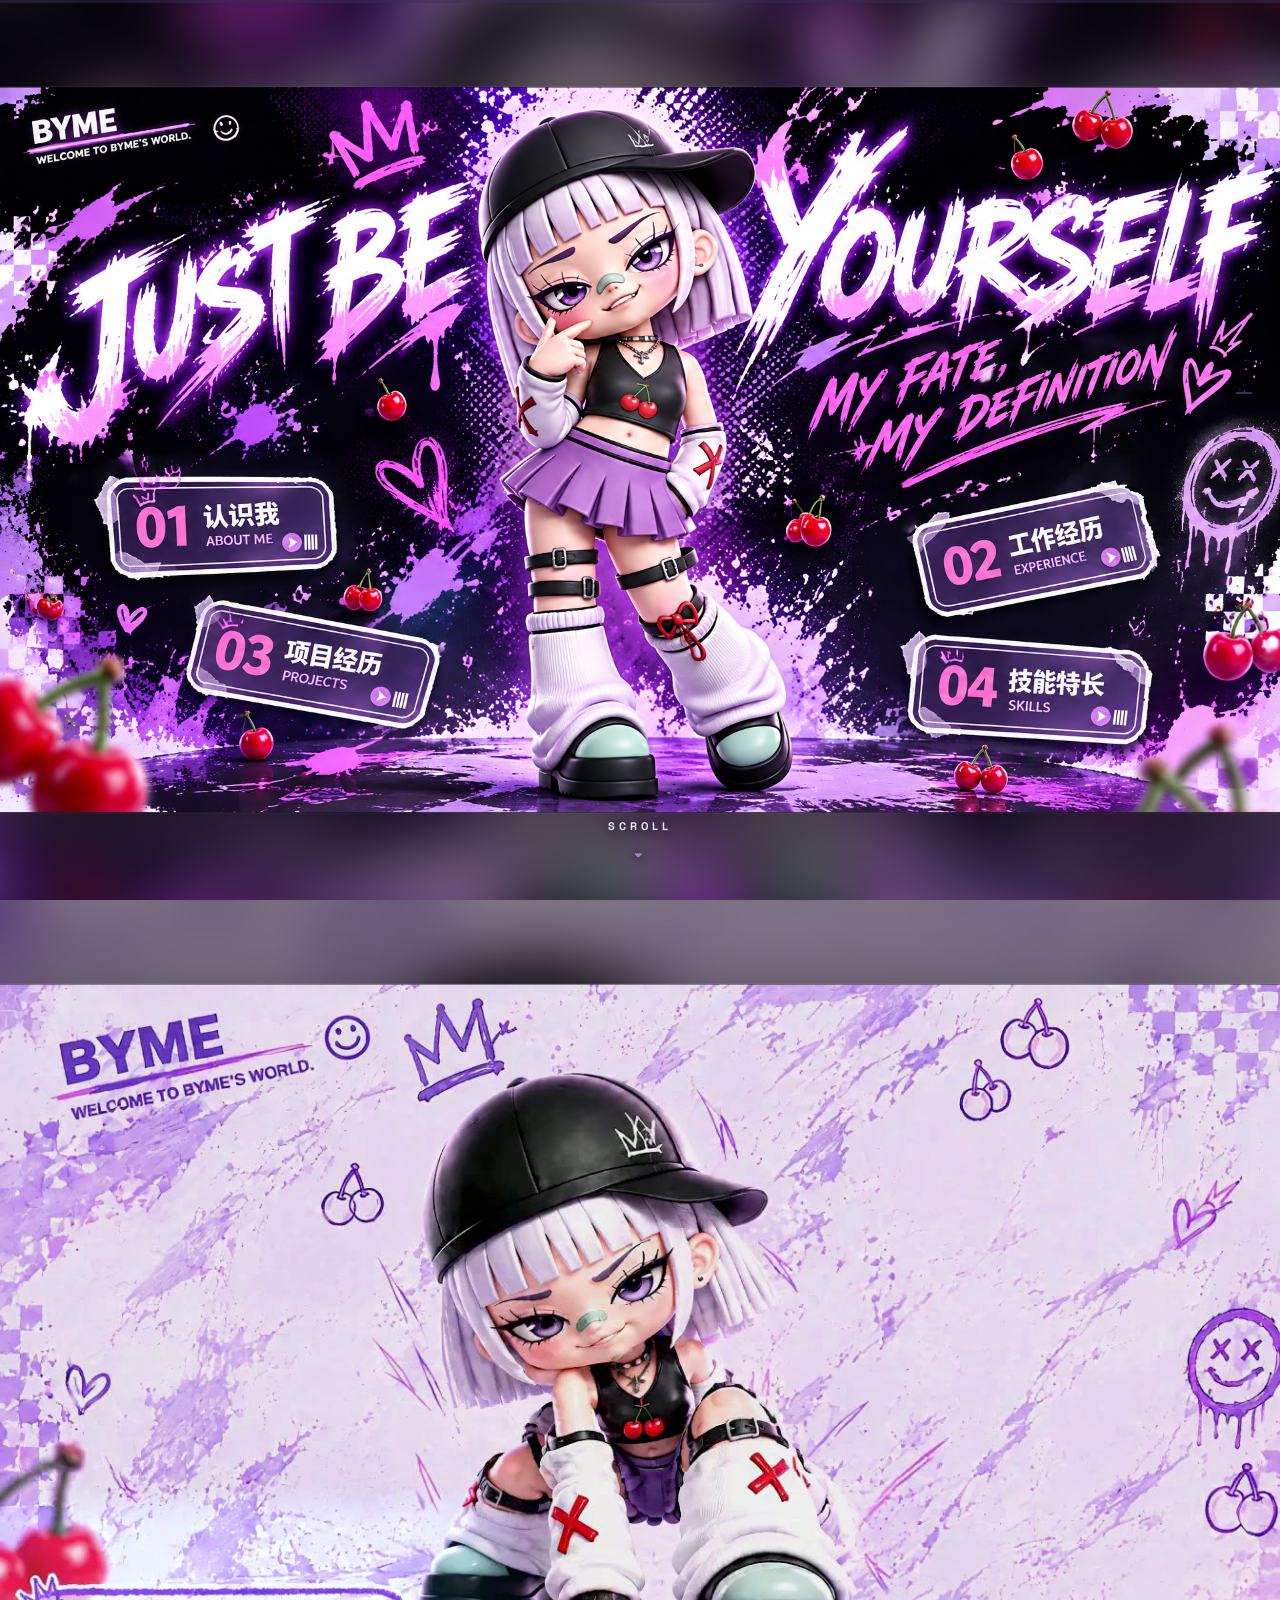
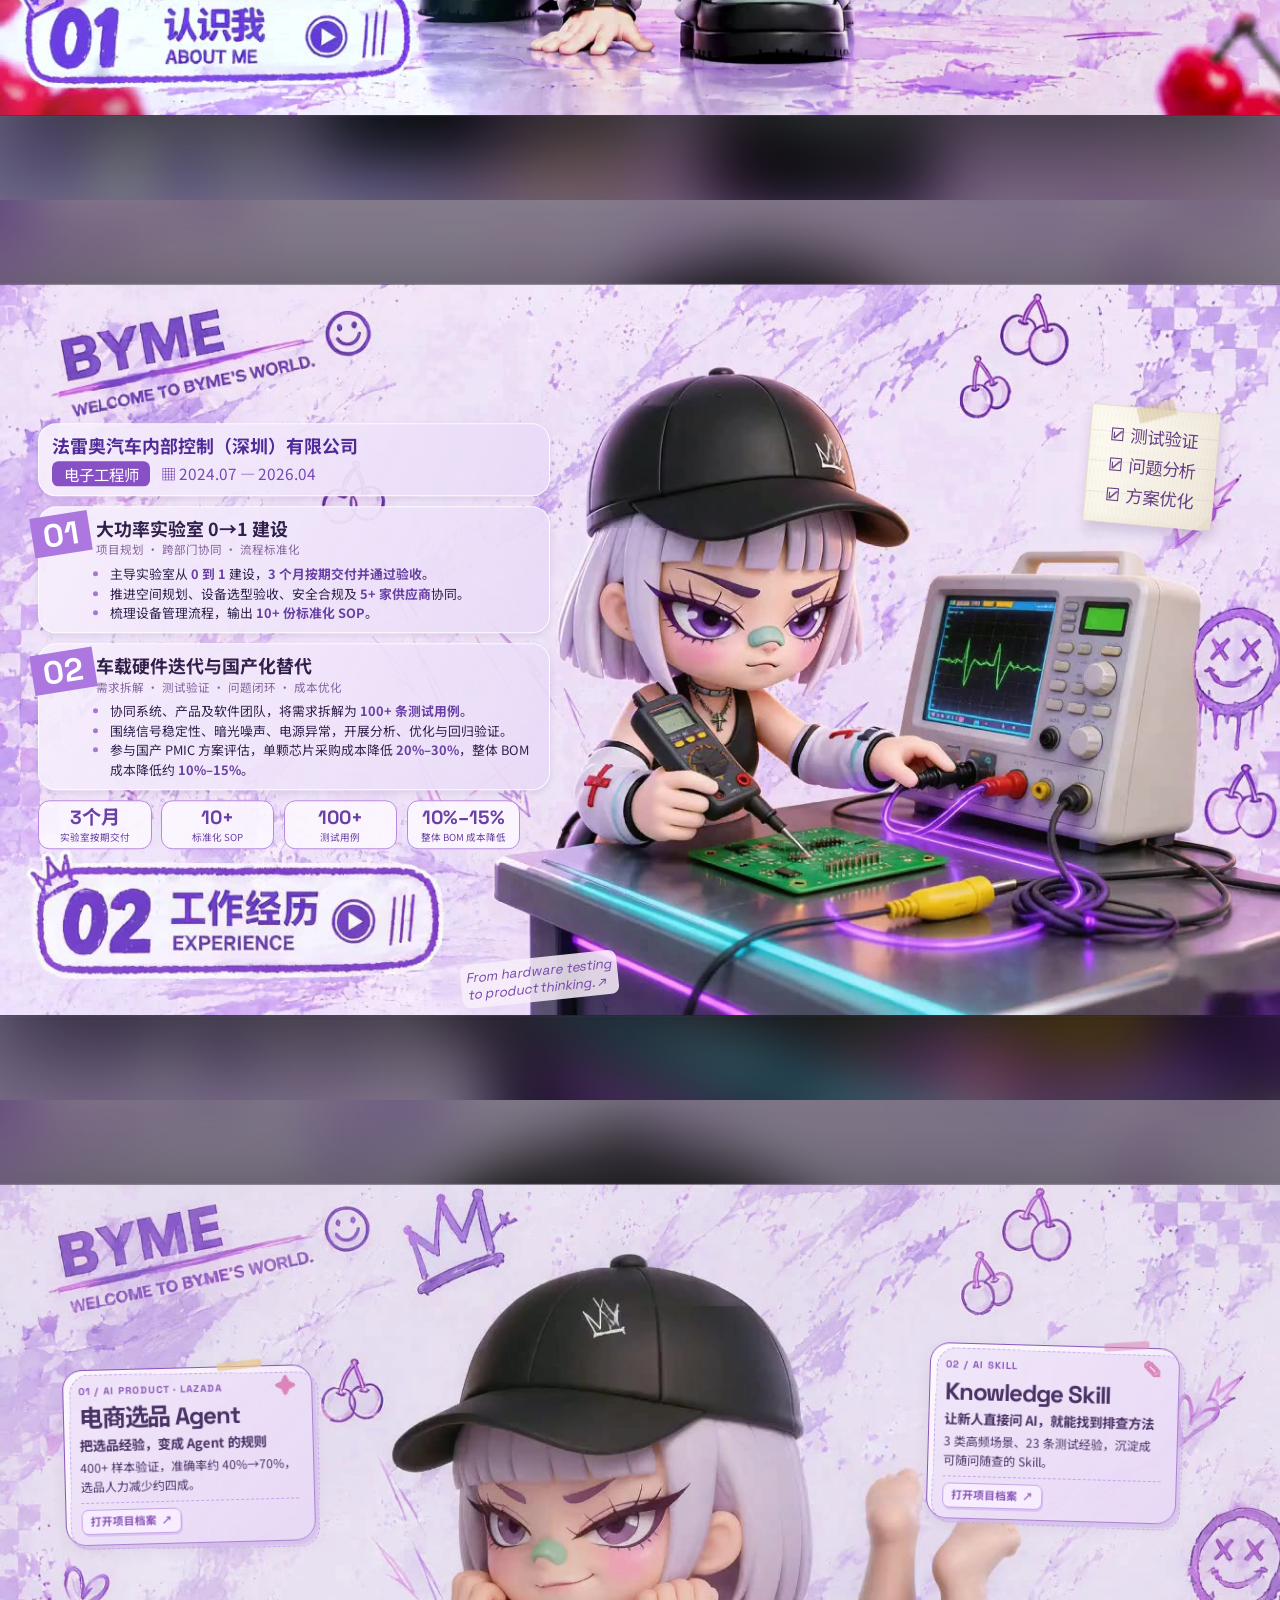
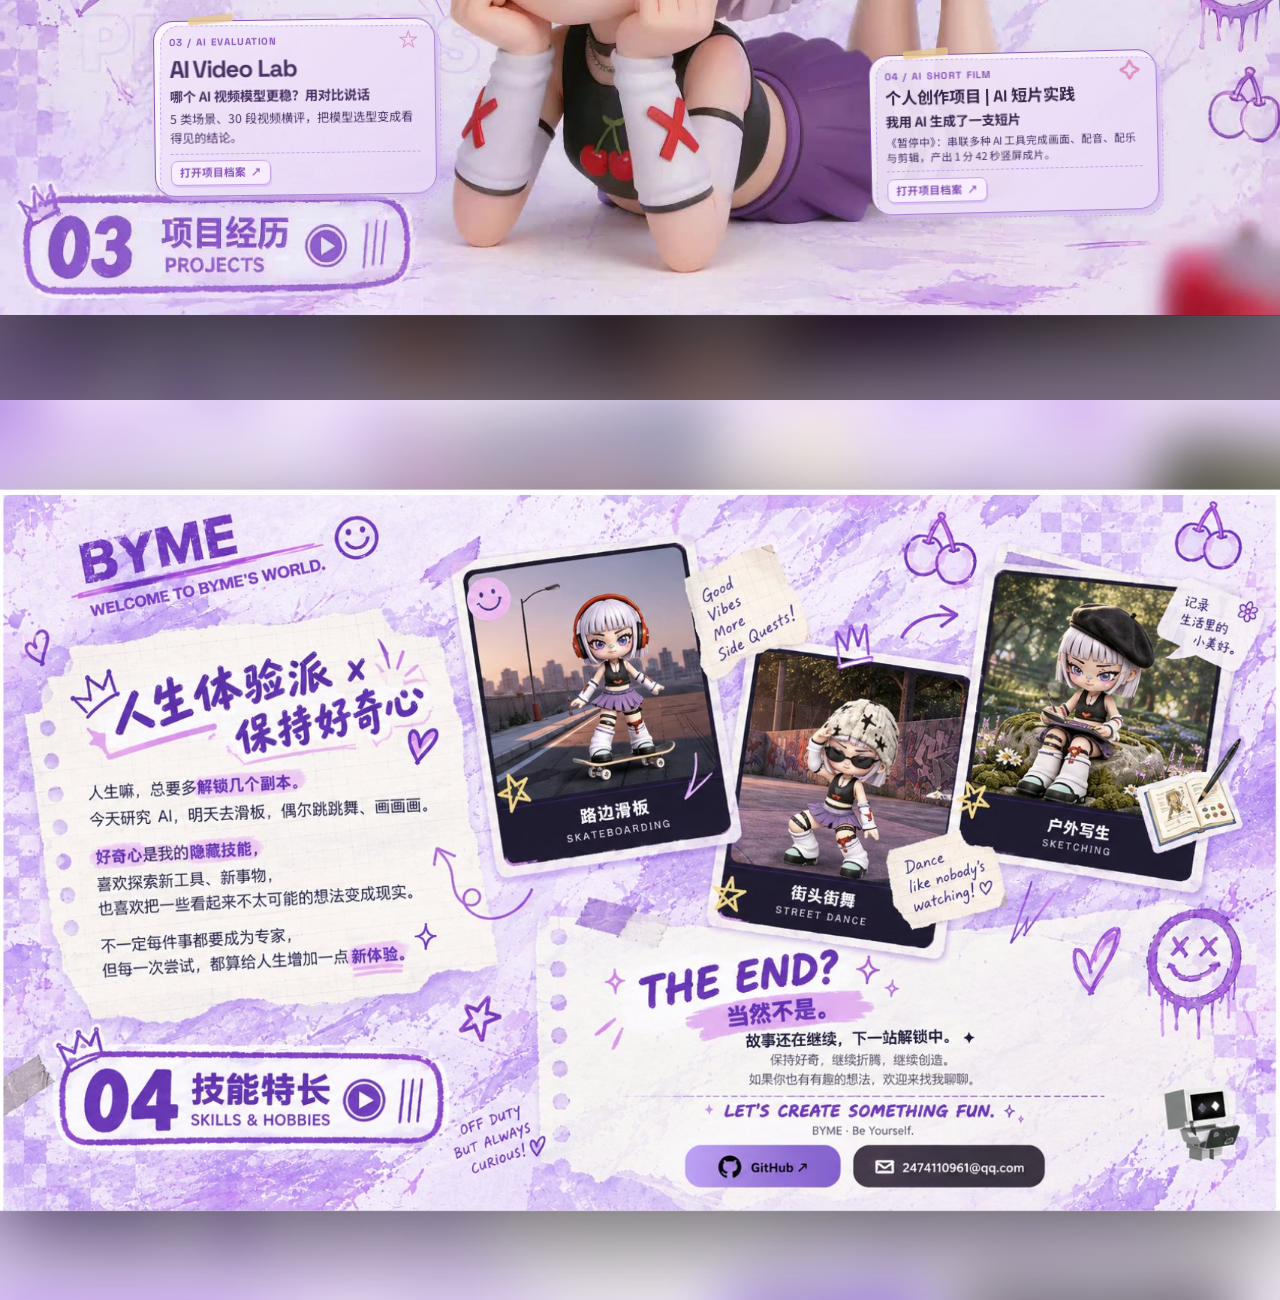
<file: index.html>
<!DOCTYPE html>
<html lang="zh-CN">
<head>
  <meta charset="UTF-8" />
  <meta name="viewport" content="width=device-width, initial-scale=1, viewport-fit=cover" />
  <title>BYME · Be Yourself ｜ YU 的个人作品集</title>
  <meta name="description" content="YU —— 前车载硬件工程师，转型中的 AI 产品经理。BYME · Be Yourself 单页作品集：认识我 / 工作经历 / 项目经历 / 技能特长。" />
  <link rel="icon" type="image/png" href="assets/favicon.png" />

  <link rel="preload" as="image" href="assets/cover.jpg" fetchpriority="high" />

  <link rel="preconnect" href="https://fonts.googleapis.com" />
  <link rel="preconnect" href="https://fonts.gstatic.com" crossorigin />
  <link href="https://fonts.googleapis.com/css2?family=Archivo+Black&family=Space+Grotesk:wght@400;500;700&family=Noto+Sans+SC:wght@400;500;700;900&family=Zhi+Mang+Xing&display=swap" rel="stylesheet" />
  <link rel="stylesheet" href="style.css" />

  <noscript><style>
    .page__badge, .hint, .skills, .outro { opacity: 1 !important; transform: none !important; }
    .screen--intro .hotspots { pointer-events: auto; }
    .story-card, .story-manifesto, .story-dock { opacity: 1 !important; translate: none !important; }
  </style></noscript>
  <link rel="stylesheet" href="experience.css" />
</head>
<body>

  <!-- ===== 顶部滚动进度条 ===== -->
  <div class="progress" aria-hidden="true"><span class="progress__bar" id="progressBar"></span></div>

  <!-- ===== 右侧区块导航（桌面 / 平板） ===== -->
  <nav class="rail" id="rail" aria-label="区块导航">
    <button class="rail__dot" type="button" data-target="screen-01">
      <span class="rail__label">认识我</span>
      <b class="rail__num">01</b>
      <i class="rail__line"></i>
    </button>
    <button class="rail__dot" type="button" data-target="screen-02">
      <span class="rail__label">工作经历</span>
      <b class="rail__num">02</b>
      <i class="rail__line"></i>
    </button>
    <button class="rail__dot" type="button" data-target="screen-03">
      <span class="rail__label">项目经历</span>
      <b class="rail__num">03</b>
      <i class="rail__line"></i>
    </button>
    <button class="rail__dot" type="button" data-target="screen-04">
      <span class="rail__label">技能特长</span>
      <b class="rail__num">04</b>
      <i class="rail__line"></i>
    </button>
  </nav>

  <!-- ============================================================
       通用结构说明（5 屏一致）
       .page           = 铺满整屏的底衬（模糊放大的同图，让留边不突兀）
       .page__frame    = 按素材原始比例锁死的「整页」，宽高自动取最大且不被裁切
       .page__media    = 页面本体（视频 / 图片），100% 完整显示
       .page__badge    = 左下角铭牌：四页共用同一套尺寸与坐标（见 style.css 的 --badge-*）
       ============================================================ -->

  <!-- ============ 屏 1 · 首屏：intro.mp4 → cover.png ============ -->
  <section class="screen screen--intro" id="screen-intro" data-index="0">
    <div class="page" style="--page-ratio: 1920/1088">
      <img class="page__fill" src="assets/cover.jpg" alt="" aria-hidden="true" />

      <div class="page__frame">
        <!-- 静态封面：垫在视频下面，视频播完淡出后露出它 -->
        <img class="page__media page__cover" id="coverImg"
             src="assets/cover.png"
             alt="BYME 静态封面：JUST BE YOURSELF，IP 形象与 01-04 四个章节入口" />

        <!-- 开场动画：播放一次，不循环，静音 -->
        <video class="page__media page__video" id="introVideo"
               src="assets/intro.mp4"
               autoplay muted playsinline preload="auto"
               disablepictureinpicture></video>

        <!-- 原图里的 4 个按钮：透明热区，百分比相对封面原图 1920×1088
             按 2×2 排布：01 左上 / 02 右上 / 03 左下 / 04 右下
             若位置有偏差：在页面上按 D 键可显示热区边框进行校准 -->
        <div class="hotspots" id="hotspots">
          <a class="hotspot" href="#screen-01" data-key="01"
             style="left:6.5%;top:51%;width:20.5%;height:15%" aria-label="01 认识我"></a>
          <a class="hotspot" href="#screen-02" data-key="02"
             style="left:69.5%;top:51.5%;width:22%;height:15%" aria-label="02 工作经历"></a>
          <a class="hotspot" href="#screen-03" data-key="03"
             style="left:13.5%;top:70.5%;width:20%;height:13.5%" aria-label="03 项目经历"></a>
          <a class="hotspot" href="#screen-04" data-key="04"
             style="left:69%;top:71%;width:23%;height:14%" aria-label="04 技能特长"></a>
        </div>
      </div>
    </div>

    <button class="intro-skip" id="introSkip" type="button">跳过开场 ▸</button>

    <!-- 窄屏 / 竖屏：图上热区太小，改用真实按钮 -->
    <ul class="cover-nav" id="coverNav">
      <li><a href="#screen-01"><b>01</b> 认识我 <span>ABOUT ME</span></a></li>
      <li><a href="#screen-02"><b>02</b> 工作经历 <span>EXPERIENCE</span></a></li>
      <li><a href="#screen-03"><b>03</b> 项目经历 <span>PROJECTS</span></a></li>
      <li><a href="#screen-04"><b>04</b> 技能特长 <span>SKILLS</span></a></li>
    </ul>

    <div class="hint">SCROLL<i class="hint__arrow">▾</i></div>
  </section>

  <!-- ============ 屏 2 · 01 认识我（BYME 人物故事海报） ============ -->
  <section class="screen vsection screen--story" id="screen-01" data-index="1">
    <div class="page" style="--page-ratio: 1344/768">
      <img class="page__fill" src="assets/01-about.jpg" alt="" aria-hidden="true" />
      <div class="page__frame">
        <video class="page__media" src="assets/01-about.mp4"
               poster="assets/01-about.jpg"
               loop muted playsinline preload="metadata" disablepictureinpicture></video>

        <!-- ============================================================
             故事海报层（桌面端）：中央人物与背景原样保留。
             四张贴纸卡只用左右两条留白带（左 2.5%–28.5% / 右 71%–96.5%），
             中间 28.5%–71% 完全透明 → 不遮挡人物脸部 / 帽子 / 服装 / 鞋子。
             宣言横幅在顶部中央空白带，避开左下「认识我」贴纸与底部提示。
             点击任意卡片 → 打开故事册弹窗（完整文案，见页面底部）。
             ============================================================ -->
        <div class="story-layer">
          <p class="story-manifesto" aria-label="人生不是流水线，我也不想只做标准件。">
            <span class="story-manifesto__line story-manifesto__line--1">人生不是流水线，</span>
            <span class="story-manifesto__line story-manifesto__line--2">我也<em class="mf-em">不想</em>只做标准件。</span>
          </p>

          <div class="story-col story-col--l">
            <!-- 01 · 人物介绍 -->
            <button class="story-card sc-profile" type="button" data-chapter="0" style="--tilt:-1.4deg">
              <i class="sc-tape" aria-hidden="true"></i>
              <span class="sc-eyebrow">PLAYER PROFILE <i>/</i> 001</span>
              <b class="sc-title">嗨，我是曾雨！</b>
              <span class="sc-lead">一枚正在探索人生新地图的普通女孩。</span>
              <span class="sc-tags">
                <span class="sc-tag sc-tag--lav">有点倔强 🐱</span>
                <span class="sc-tag sc-tag--butter">好奇心过剩 ✨</span>
                <span class="sc-tag sc-tag--cherry">喜欢折腾 🛠️</span>
                <span class="sc-tag sc-tag--butter">不爱被定义</span>
                <span class="sc-tag sc-tag--cherry">行动派（偶尔拖延）</span>
                <span class="sc-tag sc-tag--lav">正在探索 AI 🤖</span>
              </span>
              <span class="sc-cta">展开故事册 <em aria-hidden="true">▸</em></span>
            </button>

            <!-- 02 · 人生前传 -->
            <button class="story-card sc-prelude" type="button" data-chapter="1" style="--tilt:1.1deg">
              <i class="sc-tape sc-tape--r" aria-hidden="true"></i>
              <span class="sc-eyebrow">CHAPTER 01 <i>/</i> 人生前传</span>
              <b class="sc-title">人生前传</b>
              <span class="sc-text">我学了四年电气工程，毕业后顺理成章地成为了一名电子工程师。每天和电路板、示波器、测试报告打交道……</span>
              <span class="sc-cta">展开故事册 <em aria-hidden="true">▸</em></span>
            </button>
          </div>

          <div class="story-col story-col--r">
            <!-- 03 · 人生剧情反转 -->
            <button class="story-card sc-twist" type="button" data-chapter="2" style="--tilt:1.5deg">
              <i class="sc-tape sc-tape--r" aria-hidden="true"></i>
              <span class="sc-eyebrow">PLOT TWIST! <i>/</i> 人生剧情反转</span>
              <b class="sc-title">人生剧情反转</b>
              <span class="sc-hl">一个不太安分的人，误入了循规蹈矩的世界。</span>
              <span class="sc-text">可偏偏，我是一个不太喜欢按部就班的人。我总忍不住想：</span>
              <span class="sc-ask sc-ask--cherry">「这件事一定要这么做吗？」</span>
              <span class="sc-ask sc-ask--butter">「有没有更聪明、更有趣的办法？」</span>
              <span class="sc-cta">展开故事册 <em aria-hidden="true">▸</em></span>
            </button>

            <!-- 04 · 新地图已解锁（首屏直接展开完整故事） -->
            <button class="story-card sc-newmap sc-newmap--full" type="button" data-chapter="3" style="--tilt:-1.2deg">
              <i class="sc-tape" aria-hidden="true"></i>
              <span class="sc-eyebrow">CHAPTER 02 <i>/</i> 新地图已解锁</span>
              <b class="sc-title">新地图已解锁</b>
              <span class="sc-text">后来，我遇见了 AI。</span>
              <span class="sc-text">我开始尝试做 Agent、设计产品、研究各种 AI 工具，发现原来那些脑袋里天马行空的想法，真的有机会被做出来。</span>
              <span class="sc-text">我还不知道下一站会是什么样子。</span>
              <span class="sc-text">但比起沿着别人画好的路线走，我更想自己探索一条路。</span>
              <span class="sc-deco" aria-hidden="true">✦</span>
              <span class="sc-cta">展开故事册 <em aria-hidden="true">▸</em></span>
            </button>
          </div>
        </div>
      </div>
    </div>

    <!-- 窄屏 / 竖屏：保留人物画面，改为底部章节入口，点击同样打开故事册 -->
    <div class="story-dock">
      <div class="story-dock__grid">
        <button class="story-dock__chip" type="button" data-chapter="0"><b>01</b><span>人物介绍</span></button>
        <button class="story-dock__chip" type="button" data-chapter="1"><b>02</b><span>人生前传</span></button>
        <button class="story-dock__chip" type="button" data-chapter="2"><b>03</b><span>人生剧情反转</span></button>
        <button class="story-dock__chip" type="button" data-chapter="3"><b>04</b><span>新地图已解锁</span></button>
      </div>
      <p class="story-dock__manifesto" aria-label="人生不是流水线，我也不想只做标准件。">
        <span class="dm-l1">人生不是流水线，</span><span class="dm-l2">我也<em class="mf-em">不想</em>只做标准件。</span>
      </p>
    </div>

    <div class="hint">SCROLL<i class="hint__arrow">▾</i></div>
  </section>

  <!-- ============ 屏 3 · 02 工作经历 ============ -->
  <section class="screen vsection" id="screen-02" data-index="2">
    <div class="page" style="--page-ratio: 1344/768">
      <img class="page__fill" src="assets/02-experience.jpg" alt="" aria-hidden="true" />
      <div class="page__frame experience-frame">
        <video class="page__media" src="assets/pcb-testing-loop.mp4"
               poster="assets/02-experience.jpg"
               loop muted playsinline preload="metadata" disablepictureinpicture></video><div class="experience-content"><header class="experience-company"><h2>法雷奥汽车内部控制（深圳）有限公司</h2><p><span>电子工程师</span> ▦ 2024.07 — 2026.04</p></header><article class="experience-card"><span class="experience-number">01</span><h3>大功率实验室 0→1 建设</h3><p class="experience-tags">项目规划 · 跨部门协同 · 流程标准化</p><ul><li>主导实验室从 <strong>0 到 1</strong> 建设，<strong>3 个月按期交付并通过验收</strong>。</li><li>推进空间规划、设备选型验收、安全合规及 <strong>5+ 家供应商</strong>协同。</li><li>梳理设备管理流程，输出 <strong>10+ 份标准化 SOP</strong>。</li></ul></article><article class="experience-card"><span class="experience-number">02</span><h3>车载硬件迭代与国产化替代</h3><p class="experience-tags">需求拆解 · 测试验证 · 问题闭环 · 成本优化</p><ul><li>协同系统、产品及软件团队，将需求拆解为 <strong>100+ 条测试用例</strong>。</li><li>围绕信号稳定性、暗光噪声、电源异常，开展分析、优化与回归验证。</li><li>参与国产 PMIC 方案评估，单颗芯片采购成本降低 <strong>20%–30%</strong>，整体 BOM 成本降低约 <strong>10%–15%</strong>。</li></ul></article><div class="experience-metrics"><div><strong>3个月</strong><p>实验室按期交付</p></div><div><strong>10+</strong><p>标准化 SOP</p></div><div><strong>100+</strong><p>测试用例</p></div><div><strong>10%–15%</strong><p>整体 BOM 成本降低</p></div></div></div><aside class="experience-note">☑ 测试验证<br>☑ 问题分析<br>☑ 方案优化</aside><p class="experience-transition">From hardware testing<br>to product thinking. ↗</p>
      </div>
    </div>
    <div class="hint">SCROLL<i class="hint__arrow">▾</i></div>
  </section>

  <!-- ============ 屏 4 · 03 项目经历 ============ -->
  <section class="screen vsection" id="screen-03" data-index="3">
    <div class="page" style="--page-ratio: 1344/768">
      <img class="page__fill" src="assets/03-projects.jpg" alt="" aria-hidden="true" />
      <div class="page__frame">
        <video class="page__media" src="assets/03-projects.mp4"
               poster="assets/03-projects.jpg"
               loop muted playsinline preload="metadata" disablepictureinpicture></video>
        <div class="project-stickers" aria-label="AI 作品项目入口">
          <button class="project-sticker project-sticker--agent project-sticker--film" type="button" data-project="film" aria-haspopup="dialog" aria-controls="project-file" aria-label="打开《暂停中》项目档案">
            <span class="project-sticker__label">04 / AI SHORT FILM <span class="project-sticker__doodle" aria-hidden="true">✧</span></span>
            <strong class="project-sticker__name">个人创作项目 | AI 短片实践</strong>
            <span class="project-sticker__subtitle">我用 AI 生成了一支短片</span>
            <span class="project-sticker__description">《暂停中》：串联多种 AI 工具完成画面、配音、配乐与剪辑，产出 1 分 42 秒竖屏成片。</span>
            <span class="project-sticker__cta"><span class="project-sticker__open">打开项目档案 <span aria-hidden="true">↗</span></span></span>
          </button>
          <button class="project-sticker project-sticker--skill" type="button" data-project="skill" aria-haspopup="dialog" aria-controls="project-file" aria-label="打开 Knowledge Skill 项目档案">
            <span class="project-sticker__label">02 / AI SKILL <span class="project-sticker__doodle" aria-hidden="true">✎</span></span>
            <strong class="project-sticker__name">Knowledge Skill</strong>
            <span class="project-sticker__subtitle">让新人直接问 AI，就能找到排查方法</span>
            <span class="project-sticker__description">3 类高频场景、23 条测试经验，沉淀成可随问随查的 Skill。</span>
            <span class="project-sticker__cta"><span class="project-sticker__open">打开项目档案 <span aria-hidden="true">↗</span></span></span>
          </button>
          <button class="project-sticker project-sticker--video" type="button" data-project="video" aria-haspopup="dialog" aria-controls="project-file" aria-label="打开 AI Video Lab 项目档案">
            <span class="project-sticker__label">03 / AI EVALUATION <span class="project-sticker__doodle" aria-hidden="true">☆</span></span>
            <strong class="project-sticker__name">AI Video Lab</strong>
            <span class="project-sticker__subtitle">哪个 AI 视频模型更稳？用对比说话</span>
            <span class="project-sticker__description">5 类场景、30 段视频横评，把模型选型变成看得见的结论。</span>
            <span class="project-sticker__cta"><span class="project-sticker__open">打开项目档案 <span aria-hidden="true">↗</span></span></span>
          </button>
          <button class="project-sticker project-sticker--selection" type="button" data-project="selection" aria-haspopup="dialog" aria-controls="project-file" aria-label="打开 电商选品 Agent 项目档案">
            <span class="project-sticker__label">01 / AI PRODUCT · LAZADA <span class="project-sticker__doodle" aria-hidden="true">✦</span></span>
            <strong class="project-sticker__name">电商选品 Agent</strong>
            <span class="project-sticker__subtitle">把选品经验，变成 Agent 的规则</span>
            <span class="project-sticker__description">400+ 样本验证，准确率约 40%→70%，选品人力减少约四成。</span>
            <span class="project-sticker__cta"><span class="project-sticker__open">打开项目档案 <span aria-hidden="true">↗</span></span></span>
          </button>
        </div>
      </div>
    </div>
    <dialog class="project-file" id="project-file" aria-labelledby="project-file-title" aria-describedby="project-file-subtitle">
      <div class="project-file__paper">
        <div class="project-file__topline">
          <span id="project-file-index">01 / PROJECT FILE</span>
          <button class="project-file__close" type="button" aria-label="关闭项目档案" autofocus>×</button>
        </div>
        <span class="project-file__stamp" aria-hidden="true">✧</span>
        <h2 id="project-file-title">LabOps Agent</h2>
        <p class="project-file__subtitle" id="project-file-subtitle">智能实验室预约 Agent</p>
        <div class="project-file__highlights" id="project-file-highlights" aria-label="项目成果亮点" hidden></div>
        <section class="project-file__section" aria-labelledby="project-file-origin-title">
          <h3 id="project-file-origin-title">项目起点</h3>
          <p id="project-file-origin"></p>
        </section>
        <section class="project-file__section" aria-labelledby="project-file-capabilities-title">
          <h3 id="project-file-capabilities-title">我做了什么</h3>
          <ul id="project-file-capabilities"></ul>
        </section>
        <section class="project-file__section" id="project-file-result-section" aria-labelledby="project-file-result-title" hidden>
          <h3 id="project-file-result-title">交付成果</h3>
          <p id="project-file-result"></p>
        </section>
        <a class="project-file__doc" id="project-file-doc" href="#" target="_blank" rel="noopener noreferrer" hidden>
          <span class="project-file__doc-icon" aria-hidden="true">
            <svg viewBox="0 0 24 24" width="16" height="16" fill="none" stroke="currentColor" stroke-width="1.8" stroke-linecap="round" stroke-linejoin="round">
              <path d="M14 3H7a2 2 0 0 0-2 2v14a2 2 0 0 0 2 2h10a2 2 0 0 0 2-2V8z" />
              <path d="M14 3v5h5" />
            </svg>
          </span>
          <span class="project-file__doc-title" id="project-file-doc-title"></span>
          <span class="project-file__doc-cta">查看 <span aria-hidden="true">↗</span></span>
        </a>
        <div class="project-file__footer">
          <a class="project-file__link" id="project-file-link" href="/projects/LabOps_Agent.html">进入项目详情 <span aria-hidden="true">↗</span></a>
          <span class="project-file__pending" hidden>项目整理中</span>
          <span class="project-file__note">BYME · PROJECT ARCHIVE</span>
        </div>
      </div>
    </dialog>
    <div class="hint">SCROLL<i class="hint__arrow">▾</i></div>
  </section>

  <!-- ============ 屏 5 · 04 技能特长（1:1 复刻参考设计：整版底图 + 三张动图拍立得卡覆盖） ============ -->
  <section class="screen vsection screen--skills is-light-screen" id="screen-04" data-index="4">
    <div class="page page--light" style="--page-ratio: 1705/960">
      <img class="page__fill" src="assets/section-04-skills-collage.png" alt="" aria-hidden="true" />
      <div class="page__frame">
        <!-- 整版底图 = 用户提供的参考图原图：紫色纹理 / 左上角 BYME /
             左侧便签纸 / 04 技能特长 SKILLS & HOBBIES 徽章 /
             THE END 收尾纸 / 全部涂鸦 —— 与参考图逐像素一致 -->
        <img class="page__media" src="assets/section-04-skills-collage.png"
             alt="04 技能特长 SKILLS & HOBBIES：人生体验派 × 保持好奇心 —— 路边滑板 / HipHop / 潮流插画" />

        <!-- 三张拍立得卡：坐标对齐底图原卡位并完整覆盖，内部放真实动图 -->
        <div class="sk4-cards">
          <figure class="sk4-card sk4-card--1">
            <i class="sk4-tape" aria-hidden="true"></i>
            <div class="sk4-photo">
              <video src="assets/skills-01-skate-scene.mp4" poster="assets/skills-01-skate-scene.jpg"
                     loop muted playsinline preload="none" disablepictureinpicture
                     aria-label="路边滑板：傍晚的城市路边"></video>
            </div>
            <figcaption class="sk4-cap">
              <i class="sk4-star" aria-hidden="true">★</i>
              <span class="sk4-captext">
                <b class="sk4-cn">路边滑板</b>
                <span class="sk4-en">SKATEBOARDING</span>
              </span>
            </figcaption>
          </figure>

          <figure class="sk4-card sk4-card--2">
            <i class="sk4-tape" aria-hidden="true"></i>
            <div class="sk4-photo">
              <video src="assets/skills-02-dance-scene.mp4" poster="assets/skills-02-dance-scene.jpg"
                     loop muted playsinline preload="none" disablepictureinpicture
                     aria-label="HipHop：涂鸦墙前"></video>
            </div>
            <figcaption class="sk4-cap">
              <i class="sk4-star" aria-hidden="true">★</i>
              <span class="sk4-captext">
                <b class="sk4-cn">HipHop</b>
                <span class="sk4-en">HIPHOP</span>
              </span>
            </figcaption>
          </figure>

          <figure class="sk4-card sk4-card--3">
            <i class="sk4-tape" aria-hidden="true"></i>
            <div class="sk4-photo">
              <video src="assets/skills-03-draw-scene.mp4" poster="assets/skills-03-draw-scene.jpg"
                     loop muted playsinline preload="none" disablepictureinpicture
                     aria-label="潮流插画：户外草地"></video>
            </div>
            <figcaption class="sk4-cap">
              <i class="sk4-star" aria-hidden="true">★</i>
              <span class="sk4-captext">
                <b class="sk4-cn">潮流插画</b>
                <span class="sk4-en">TRENDY ILLUSTRATION</span>
              </span>
            </figcaption>
          </figure>

          <span class="sk4-quote sk4-quote--1">Good vibes,<br />more side quests!</span>
          <span class="sk4-quote sk4-quote--2">Dance like<br />nobody&#39;s watching!</span>
          <span class="sk4-quote sk4-quote--4">Record tiny<br />beautiful moments.</span>
        </div>

        <!-- 底部两个按钮：覆盖底图原按钮位置，保证可点击 -->
        <div class="sk4-actions">
          <a class="sk4-btn sk4-btn--gh" href="https://github.com/luckyGirl-yu929" target="_blank" rel="noopener">
            <svg viewBox="0 0 24 24" aria-hidden="true" focusable="false"><path fill="currentColor" d="M12 .8a11.2 11.2 0 0 0-3.54 21.83c.56.1.77-.24.77-.54v-1.92c-3.13.68-3.79-1.5-3.79-1.5-.51-1.3-1.25-1.65-1.25-1.65-1.02-.7.08-.68.08-.68 1.13.08 1.73 1.16 1.73 1.16 1 1.72 2.63 1.22 3.27.93.1-.72.39-1.22.71-1.5-2.5-.29-5.13-1.25-5.13-5.56 0-1.23.44-2.06 1.16-2.79-.12-.28-.5-1.42.11-2.96 0 0 .94-.3 3.08 1.15a10.7 10.7 0 0 1 5.61 0c2.14-1.45 3.08-1.15 3.08-1.15.61 1.54.23 2.68.11 2.96.72.73 1.16 1.56 1.16 2.79 0 4.32-2.64 5.26-5.15 5.54.4.35.76 1.04.76 2.09v3.1c0 .3.2.65.78.54A11.2 11.2 0 0 0 12 .8Z"/></svg>
            GitHub <span aria-hidden="true">↗</span>
          </a>
          <a class="sk4-btn sk4-btn--mail" href="mailto:18520884784@163.com">
            <span aria-hidden="true">✉</span> 18520884784@163.com
          </a>
        </div>
      </div>
    </div>
  </section>

  <!-- ===== 01 屏 · BYME 人物故事册（完整文案弹窗：上一章 / 下一章 / Esc / 点遮罩关闭） ===== -->
  <div class="story-modal" id="storyModal" role="dialog" aria-modal="true" aria-labelledby="storyTitle" hidden>
    <div class="story-modal__backdrop" data-close></div>
    <div class="story-modal__panel">
      <button class="story-modal__close" type="button" data-close aria-label="关闭故事册">✕</button>
      <span class="story-modal__eyebrow" id="storyEyebrow"></span>
      <h3 class="story-modal__title" id="storyTitle"></h3>
      <div class="story-modal__body">
        <section class="story-page" data-eyebrow="PLAYER PROFILE / 001" data-title="嗨，我是曾雨！">
          <p class="story-p">一枚正在探索人生新地图的普通女孩。</p>
          <div class="story-tags story-tags--modal">
            <span class="sc-tag sc-tag--lav">有点倔强 🐱</span>
            <span class="sc-tag sc-tag--butter">好奇心过剩 ✨</span>
            <span class="sc-tag sc-tag--cherry">喜欢折腾 🛠️</span>
            <span class="sc-tag sc-tag--butter">不爱被定义</span>
            <span class="sc-tag sc-tag--cherry">行动派（偶尔拖延）</span>
            <span class="sc-tag sc-tag--lav">正在探索 AI 🤖</span>
          </div>
        </section>
        <section class="story-page" data-eyebrow="CHAPTER 01 / 人生前传" data-title="人生前传">
          <p class="story-p">我学了四年电气工程，毕业后顺理成章地成为了一名电子工程师。</p>
          <p class="story-p">每天和电路板、示波器、测试报告打交道。工作需要严谨、规范、按流程来。</p>
        </section>
        <section class="story-page" data-eyebrow="PLOT TWIST! / 人生剧情反转" data-title="人生剧情反转">
          <p class="story-hl">一个不太安分的人，误入了循规蹈矩的世界。</p>
          <p class="story-p">可偏偏，我是一个不太喜欢按部就班的人。我总忍不住想：</p>
          <p class="story-ask story-ask--cherry">「这件事一定要这么做吗？」</p>
          <p class="story-ask story-ask--butter">「有没有更聪明、更有趣的办法？」</p>
        </section>
        <section class="story-page" data-eyebrow="CHAPTER 02 / 新地图已解锁" data-title="新地图已解锁">
          <p class="story-p">后来，我遇见了 AI。</p>
          <p class="story-p">我开始尝试做 Agent、设计产品、研究各种 AI 工具，发现原来那些脑袋里天马行空的想法，真的有机会被做出来。</p>
          <p class="story-p">我还不知道下一站会是什么样子。</p>
          <p class="story-p">但比起沿着别人画好的路线走，我更想自己探索一条路。</p>
          <p class="story-manifesto story-manifesto--modal">人生不是流水线，我也不想只做标准件。</p>
        </section>
      </div>
      <div class="story-modal__foot">
        <button class="story-nav" id="storyPrev" type="button">‹ 上一章</button>
        <span class="story-modal__count"><b id="storyCur">01</b> / 04</span>
        <button class="story-nav story-nav--primary" id="storyNext" type="button">下一章 ›</button>
      </div>
    </div>
  </div>

  <script src="script.js"></script>
</body>
</html>
</file>
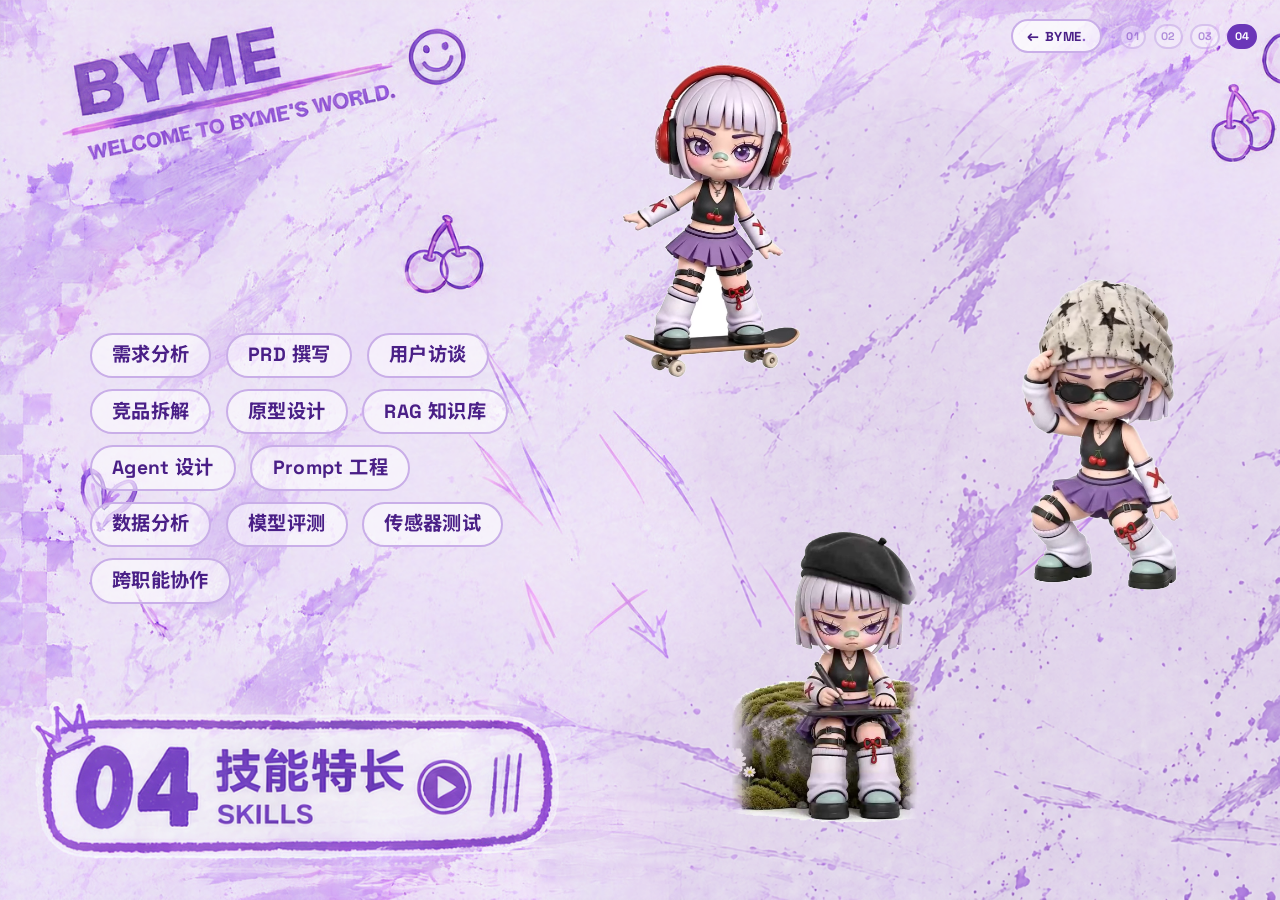
<file: skills.html>
<!DOCTYPE html>
<html lang="zh-CN">
<head>
  <meta charset="UTF-8" />
  <meta name="viewport" content="width=device-width, initial-scale=1.0" />
  <title>BYME · 04 技能特长 SKILLS | AI 产品经理</title>
  <meta name="description" content="BYME / YU —— 转型中的 AI 产品经理「04 技能特长 SKILLS」章节页：需求分析、PRD、用户研究、数据与模型协作、软硬结合产品落地。" />
  <link rel="icon" type="image/png" href="assets/favicon.png" />

  <link rel="preconnect" href="https://fonts.googleapis.com" />
  <link rel="preconnect" href="https://fonts.gstatic.com" crossorigin />
  <link href="https://fonts.googleapis.com/css2?family=Archivo+Black&family=Space+Grotesk:wght@400;500;700&family=Noto+Sans+SC:wght@400;500;700;900&display=swap" rel="stylesheet" />

  <link rel="stylesheet" href="skills.css" />
</head>
<body>

  <!-- ============ 章节导航 ============
       桌面：绝对定位在右上角 —— 那是整屏唯一的空白带
       （左上 0–34% × 0–16% 是底图烘焙的 BYME logo，
        三个人物最靠上的 01 滑板也从 47% 处才起步，实测各尺寸下均不重叠）。
       手机（< 600px）：改为吸底横条 —— 窄屏顶部被品牌块占满，没有可插针的空白。
       ⚠️ 本元素不是 <video> 的祖先，加 z-index / 背景都不影响回退路径的 multiply。 -->
  <nav class="chapnav" aria-label="章节导航">
    <a class="chapnav__home" href="index.html">
      <span class="chapnav__arrow" aria-hidden="true">←</span>
      <span class="chapnav__brand">BYME<i class="chapnav__dot">.</i></span>
      <span class="chapnav__home-text">回首页</span>
    </a>

    <ol class="chapnav__rail">
      <li><span class="chapnav__num is-todo" title="01 认识我（章节页制作中）">01</span></li>
      <li><span class="chapnav__num is-todo" title="02 工作经历（章节页制作中）">02</span></li>
      <li><span class="chapnav__num is-todo" title="03 项目经历（章节页制作中）">03</span></li>
      <li><span class="chapnav__num is-current" aria-current="page" title="04 技能特长（当前页）">04</span></li>
    </ol>
  </nav>

  <!-- 底图说明：桌面用 assets/section-04-skills.png（1920×1072），
       窄屏（< 600px）在 skills.css 里换成 assets/section-04-skills-m.jpg
       —— 那张是按手机构图重排过的 860×1454，品牌块与「04 技能特长」
       贴纸都在，因为超宽幅底图在手机竖屏上无论怎么 cover 都会被砍掉大半。
       两者都挂在 body 的 background 上，不额外加图层。 -->

  <main class="skills" id="top">

    <!-- ============ 左 45%：技能标签文字区 ============ -->
    <!-- 注意：底图已烘焙 BYME logo（顶部 0–20%）与「04 技能特长」贴纸
         （底部 80–100%），故本区实际可用排版带为垂直 26%–78%、
         水平 7%–41%，由 skills.css 的 padding 实现。 -->
    <section class="skills__panel" aria-labelledby="skills-title">
      <h1 class="visually-hidden" id="skills-title">技能特长 SKILLS</h1>

      <!-- 技能标签：草稿版，内容取自首页已有的文案（hero 标签 / 作品集 / 经历），
           没有凭空加词。增删改直接动这里的 <li> 就行，样式会自动跟着走。 -->
      <ul class="skills__tags" aria-label="技能标签">
        <li>需求分析</li>
        <li>PRD 撰写</li>
        <li>用户访谈</li>
        <li>竞品拆解</li>
        <li>原型设计</li>
        <li>RAG 知识库</li>
        <li>Agent 设计</li>
        <li>Prompt 工程</li>
        <li>数据分析</li>
        <li>模型评测</li>
        <li>传感器测试</li>
        <li>跨职能协作</li>
      </ul>
    </section>

    <!-- ============ 右 55%：三个人物，上中下错落 ============ -->
    <!-- 素材是真 alpha 的 VP9 WebM（人物画在墙面之上，不被图案穿透）。
         Safari / iOS 不支持 VP9 alpha，脚本会给 <html> 加 .is-keyed
         并切到同名 .mp4（纯白底 + multiply 回退），详见 skills.css 文件头。
         ⚠️ 不要把这三段视频塞进任何带 transform / z-index / filter /
         opacity / isolation / overflow+radius 组合的包装层里。 -->
    <div class="skills__stage">

      <video class="fig fig--skate"
             autoplay loop muted playsinline preload="auto"
             aria-hidden="true" disablepictureinpicture>
        <source src="assets/skills-01-skate.webm" type="video/webm" />
        <source src="assets/skills-01-skate.mp4" type="video/mp4" />
      </video>

      <video class="fig fig--dance"
             autoplay loop muted playsinline preload="auto"
             aria-hidden="true" disablepictureinpicture>
        <source src="assets/skills-02-dance.webm" type="video/webm" />
        <source src="assets/skills-02-dance.mp4" type="video/mp4" />
      </video>

      <video class="fig fig--draw"
             autoplay loop muted playsinline preload="auto"
             aria-hidden="true" disablepictureinpicture>
        <source src="assets/skills-03-draw.webm" type="video/webm" />
        <source src="assets/skills-03-draw.mp4" type="video/mp4" />
      </video>

    </div>

  </main>

  <script>
    (function () {
      var stage = document.querySelector('.skills__stage');
      if (!stage) return;

      var ua = navigator.userAgent;
      var videos = Array.prototype.slice.call(stage.querySelectorAll('.fig'));
      var mq = window.matchMedia('(prefers-reduced-motion: reduce)');
      var keyed = false;

      // WebKit 系（Safari、以及 iOS 上的所有浏览器）不支持 VP9 的 alpha 层。
      // 我们用的是 yuva420p 真透明，落到它们身上只会得到黑底或白底，
      // 必须切到 MP4 并给元素加 multiply（.is-keyed 规则在 CSS 里）。
      function isWebKitOnly() {
        if (/iP(hone|ad|od)/.test(ua)) return true;          // iOS 上 Chrome/FF 也是 WebKit
        if (navigator.platform === 'MacIntel' && navigator.maxTouchPoints > 1) return true; // iPadOS
        return /Safari/.test(ua) && !/Chrome|Chromium|CriOS|Edg|OPR|Firefox|FxiOS/.test(ua);
      }

      function toFallback() {
        if (keyed) return;
        keyed = true;
        document.documentElement.classList.add('is-keyed');
        videos.forEach(function (v) {
          var mp4 = '';
          Array.prototype.forEach.call(v.querySelectorAll('source'), function (s) {
            var u = s.getAttribute('src') || '';
            if (/\.mp4(\?|#|$)/.test(u)) mp4 = u;
            s.remove();
          });
          if (mp4 && v.getAttribute('src') !== mp4) {
            v.setAttribute('src', mp4);
            v.load();
          }
        });
        playAll();
      }

      if (isWebKitOnly()) toFallback();

      // 无障碍：系统开启「减弱动态效果」时真正 pause() 视频，让它停在第一帧。
      // 只把元素藏起来是假尊重偏好 —— 解码还在跑、CPU 还在烧、风扇还在响。
      function playAll() {
        videos.forEach(function (v) {
          if (mq.matches) {
            v.pause();
          } else if (v.paused) {
            // 某些浏览器 / 省电模式下首帧 autoplay 会被拦，这里兜底重试一次
            var p = v.play();
            if (p && typeof p.catch === 'function') { p.catch(function () {}); }
          }
        });
      }

      playAll();
      if (mq.addEventListener) { mq.addEventListener('change', playAll); }
      else if (mq.addListener) { mq.addListener(playAll); }

      // 最后一道保险：万一撞上「能播 VP9 但不认 alpha」的浏览器（画面会是白底），
      // 把已就绪的视频画进 canvas，看素材四角是不是透明的，不是就切回退路径。
      // file:// 打开时 canvas 会被判为污染、getImageData 抛错 —— 那就放弃探测，
      // 沿用 UA 的判断（本地预览本来也不是发布环境）。
      if (!keyed && videos[0]) {
        videos[0].addEventListener('loadeddata', function () {
          if (keyed) return;
          var v = videos[0];
          try {
            var w = v.videoWidth || 8, h = v.videoHeight || 8;
            var c = document.createElement('canvas');
            c.width = w; c.height = h;
            var g = c.getContext('2d');
            g.drawImage(v, 0, 0, w, h);
            var d = g.getImageData(0, 0, w, h).data;
            var pts = [[1, 1], [w - 2, 1], [1, h - 2], [w - 2, h - 2]];
            var sum = 0;
            pts.forEach(function (p) { sum += d[(p[1] * w + p[0]) * 4 + 3]; });
            if (sum / pts.length > 12) { toFallback(); }   // 四角不透明 → alpha 没生效
          } catch (e) { /* 画布被污染，跳过探测 */ }
        });
      }
    })();
  </script>

</body>
</html>
</file>
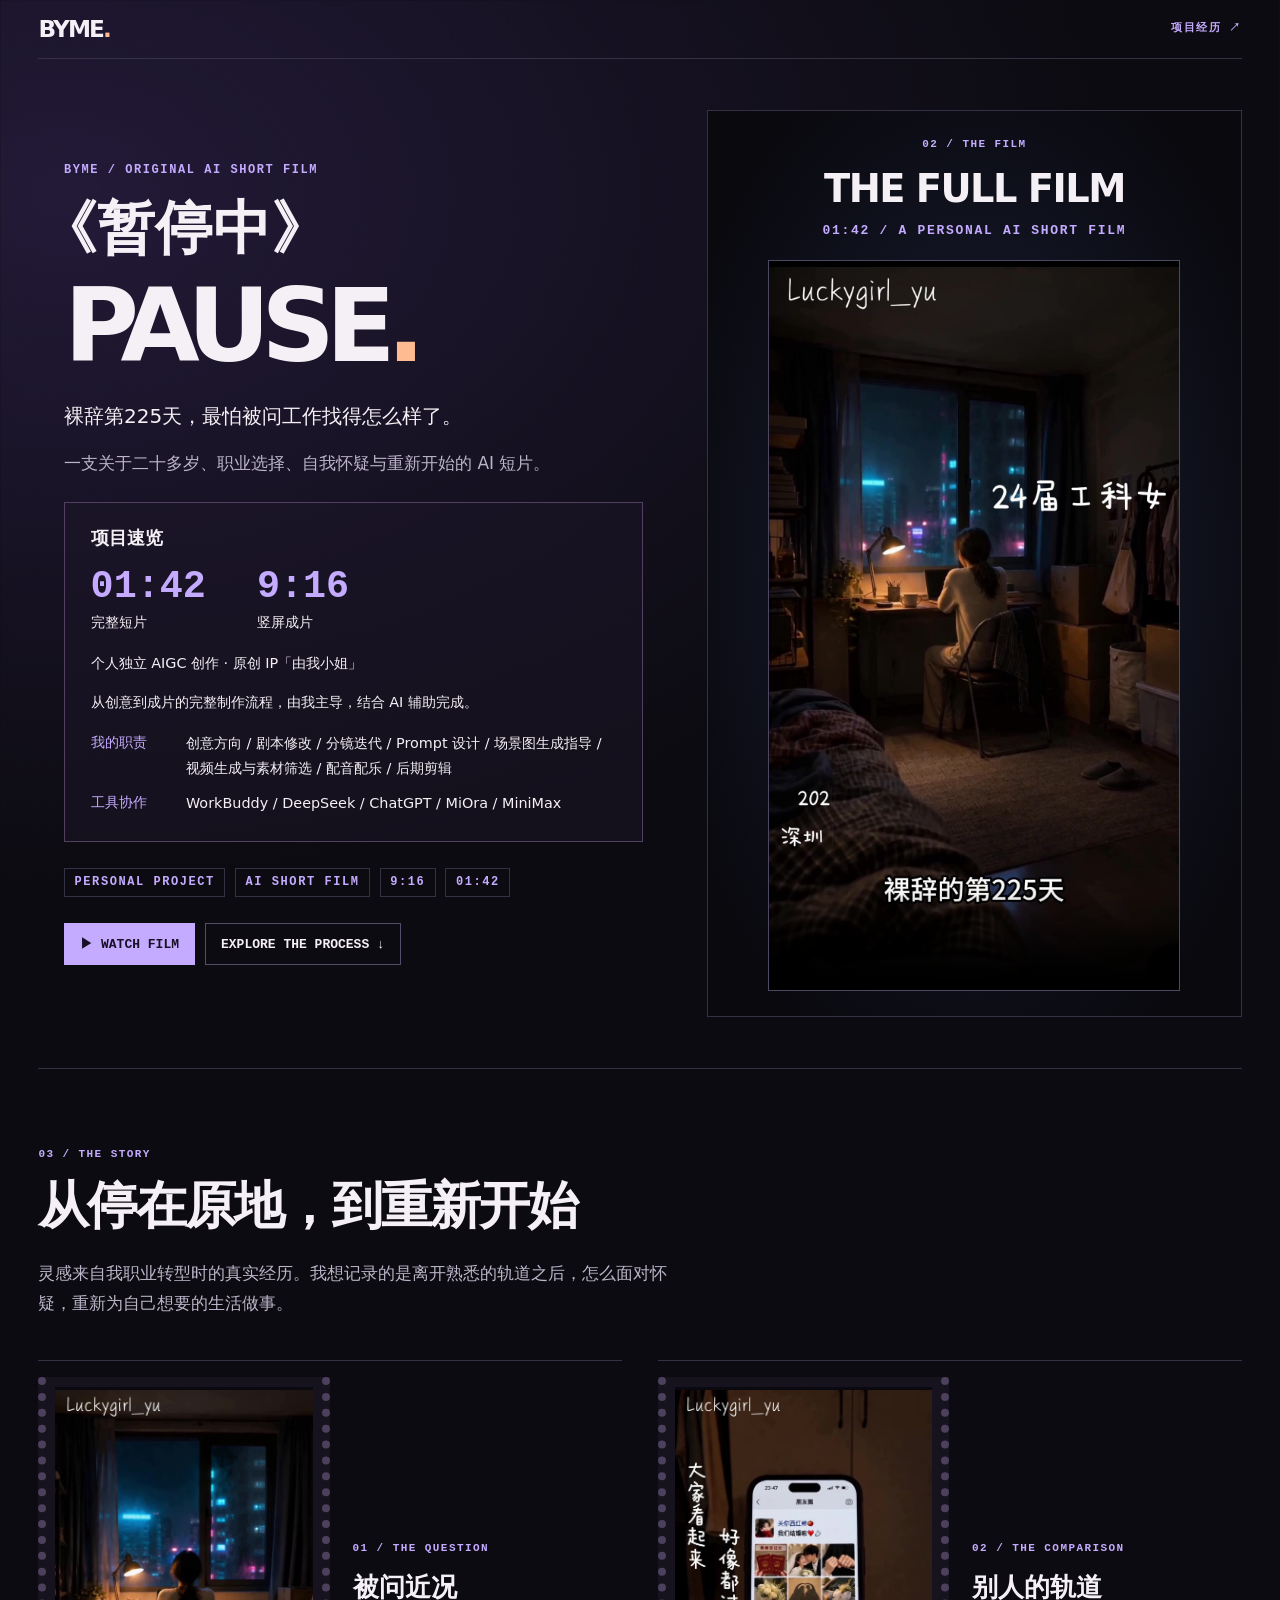
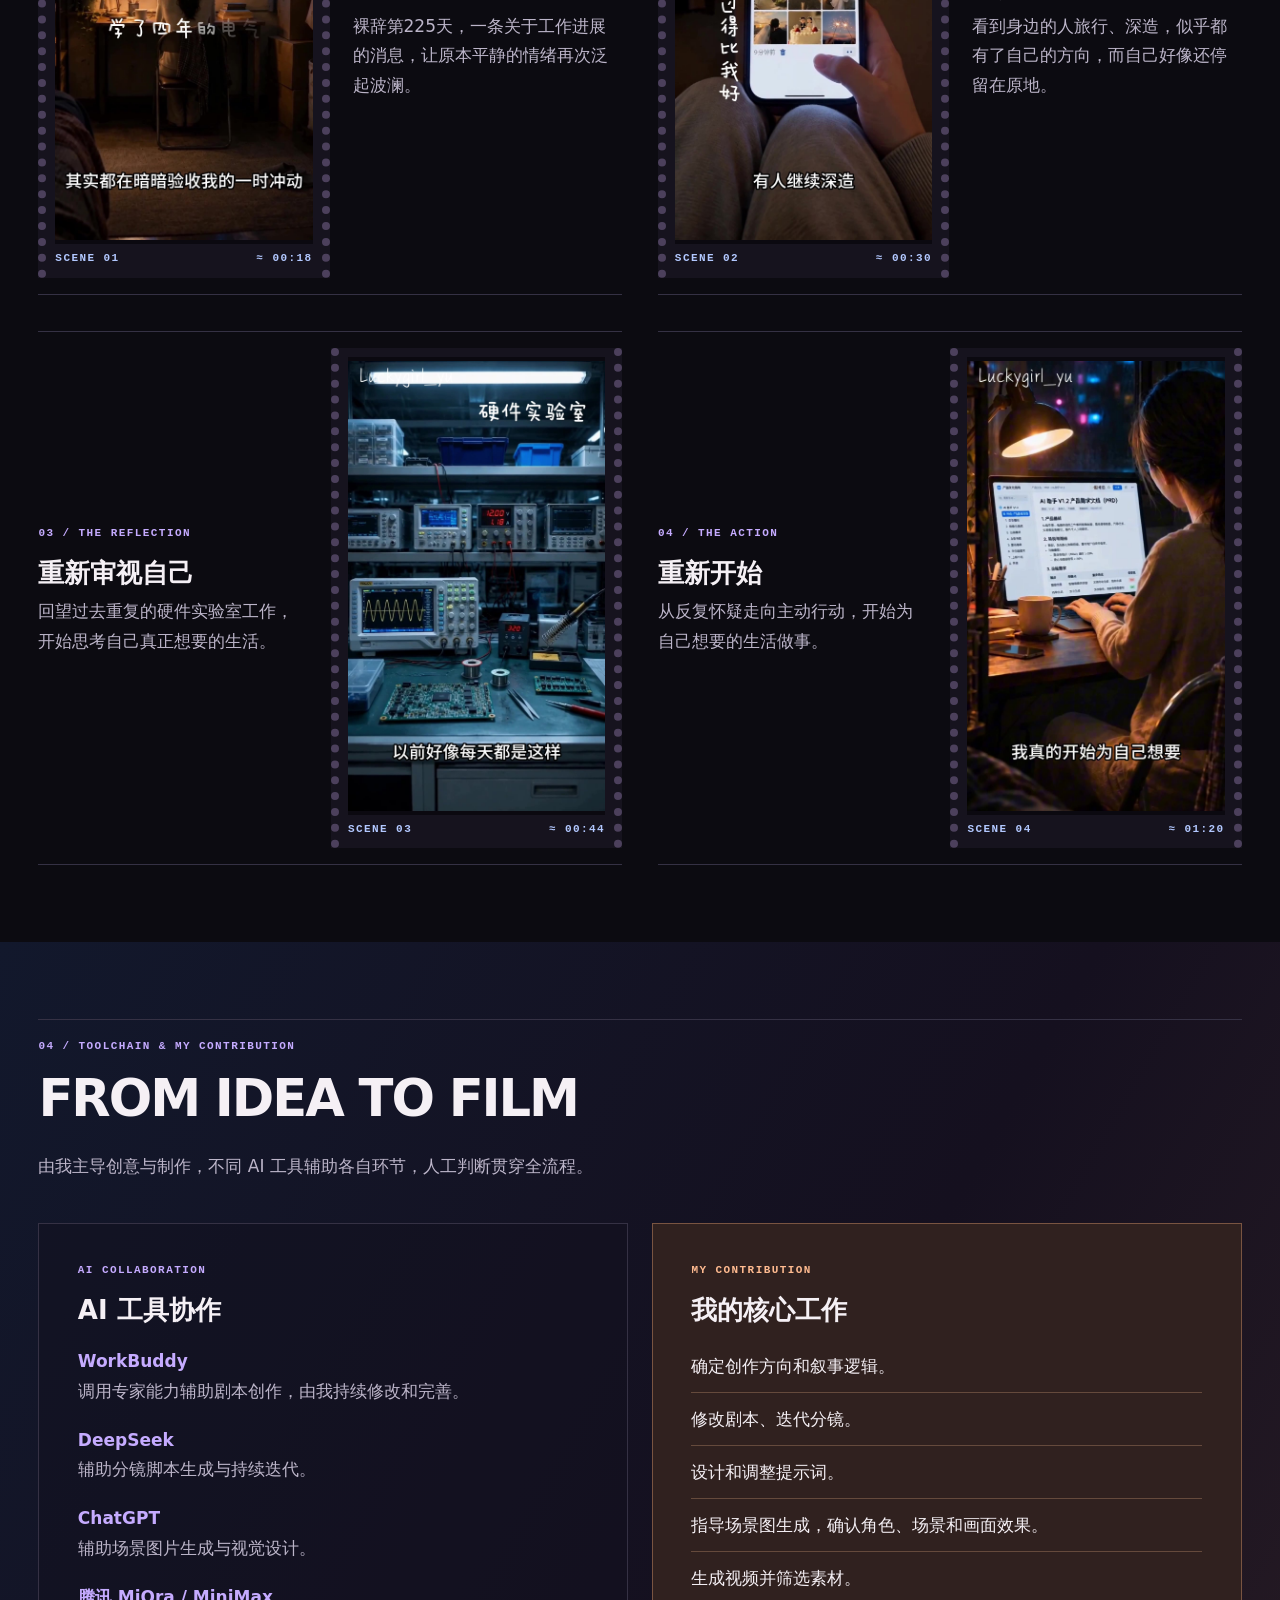
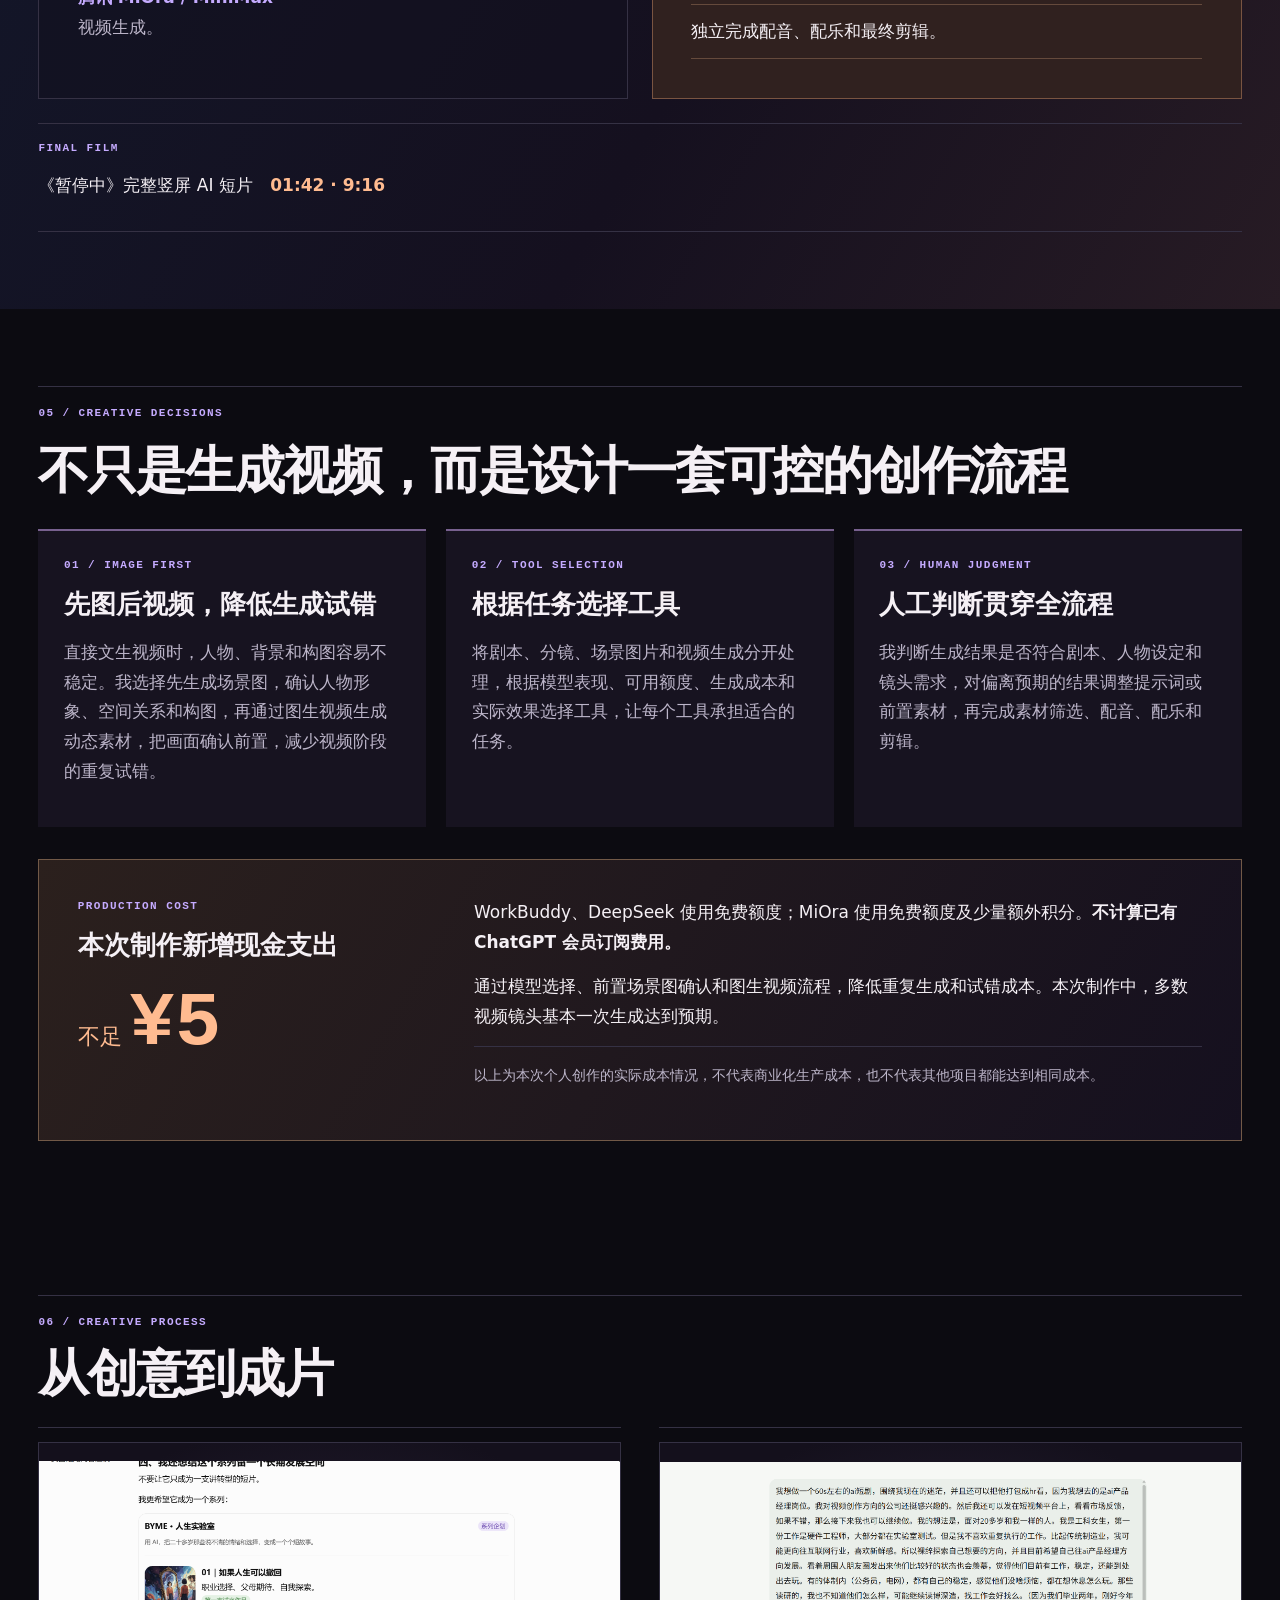
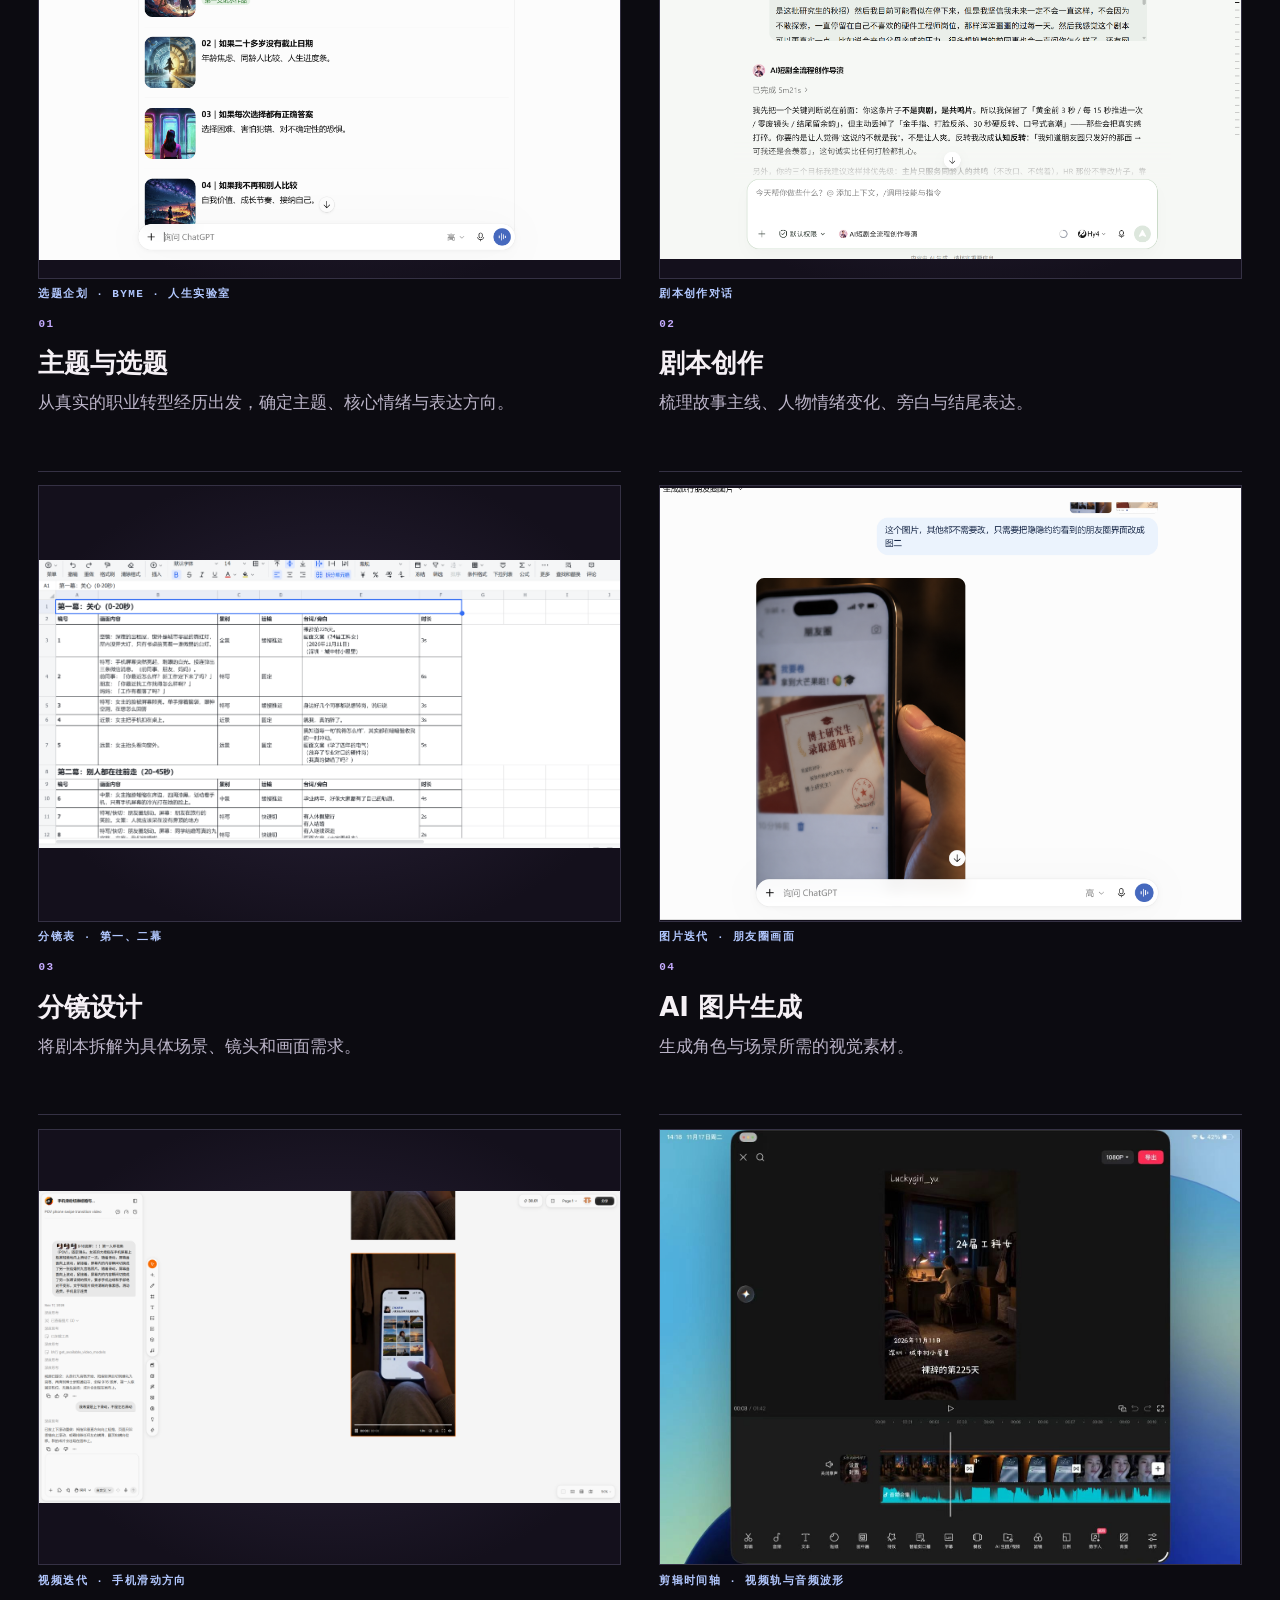
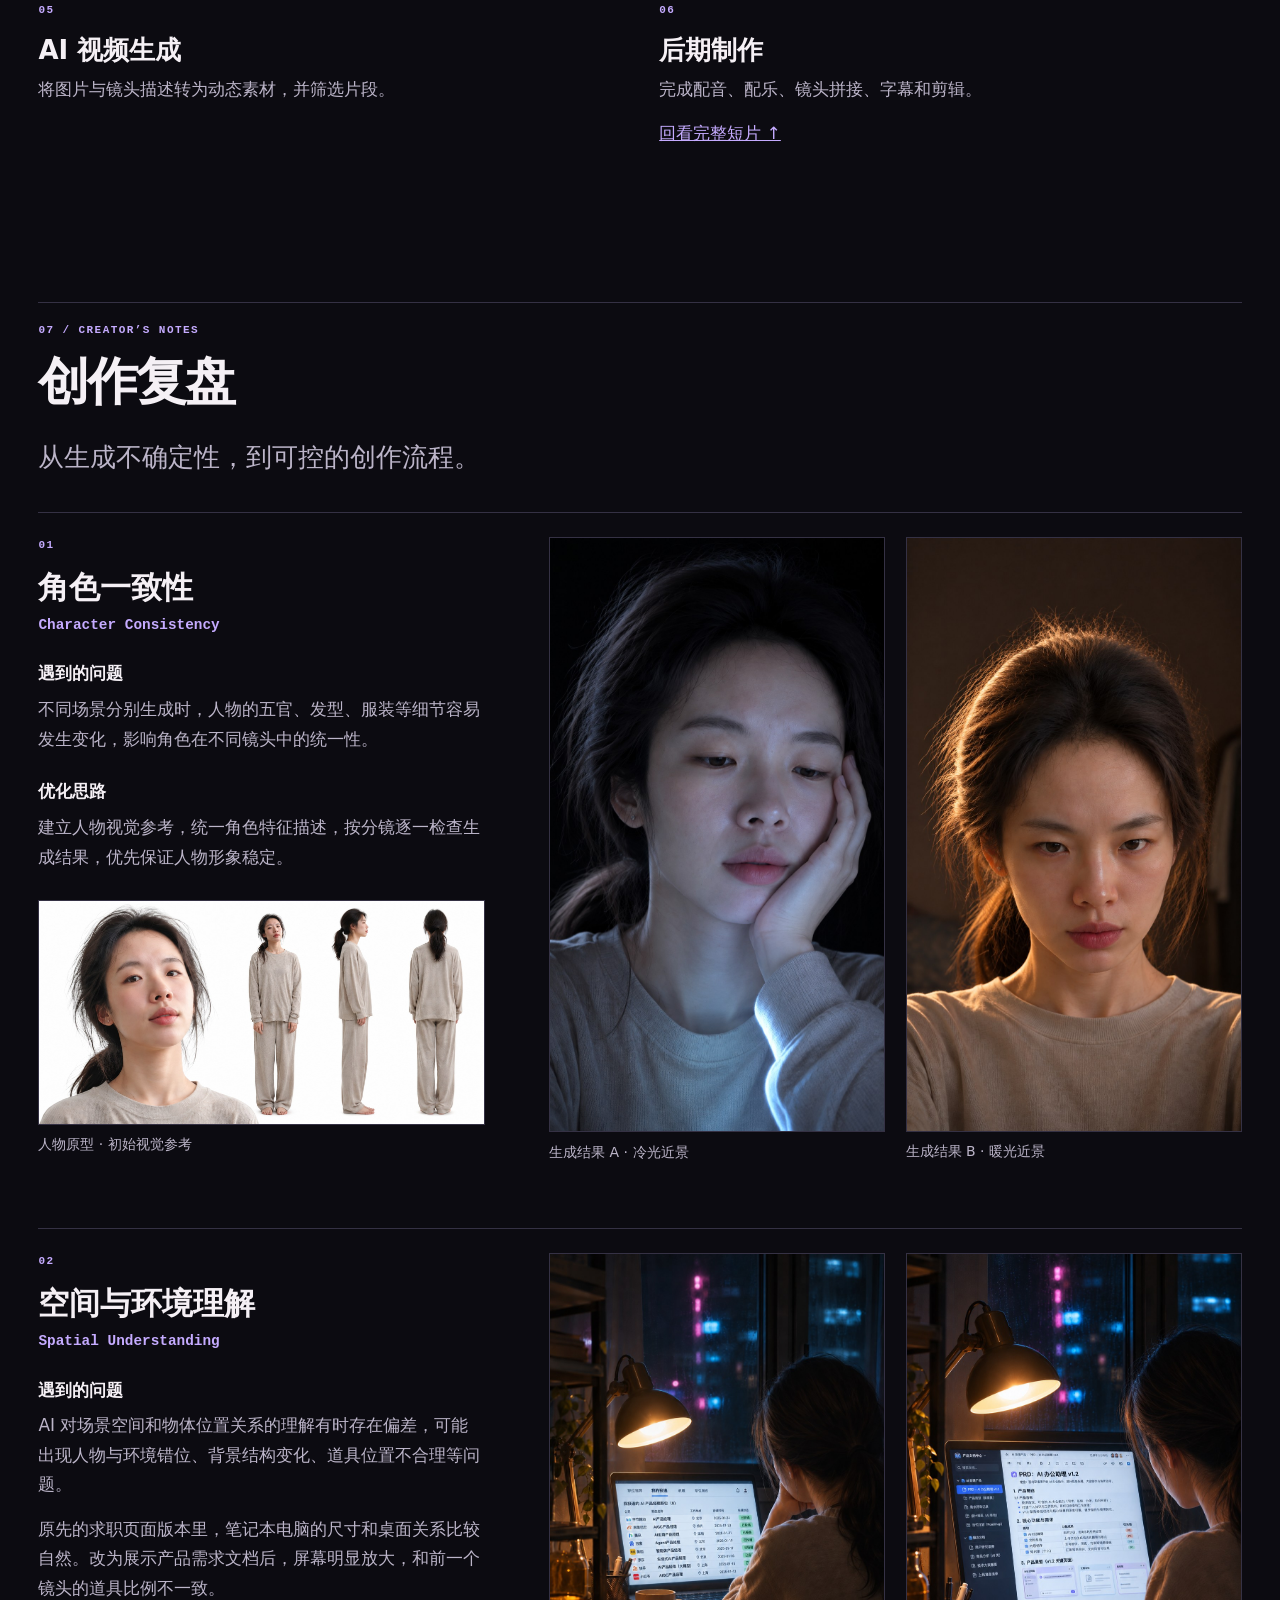
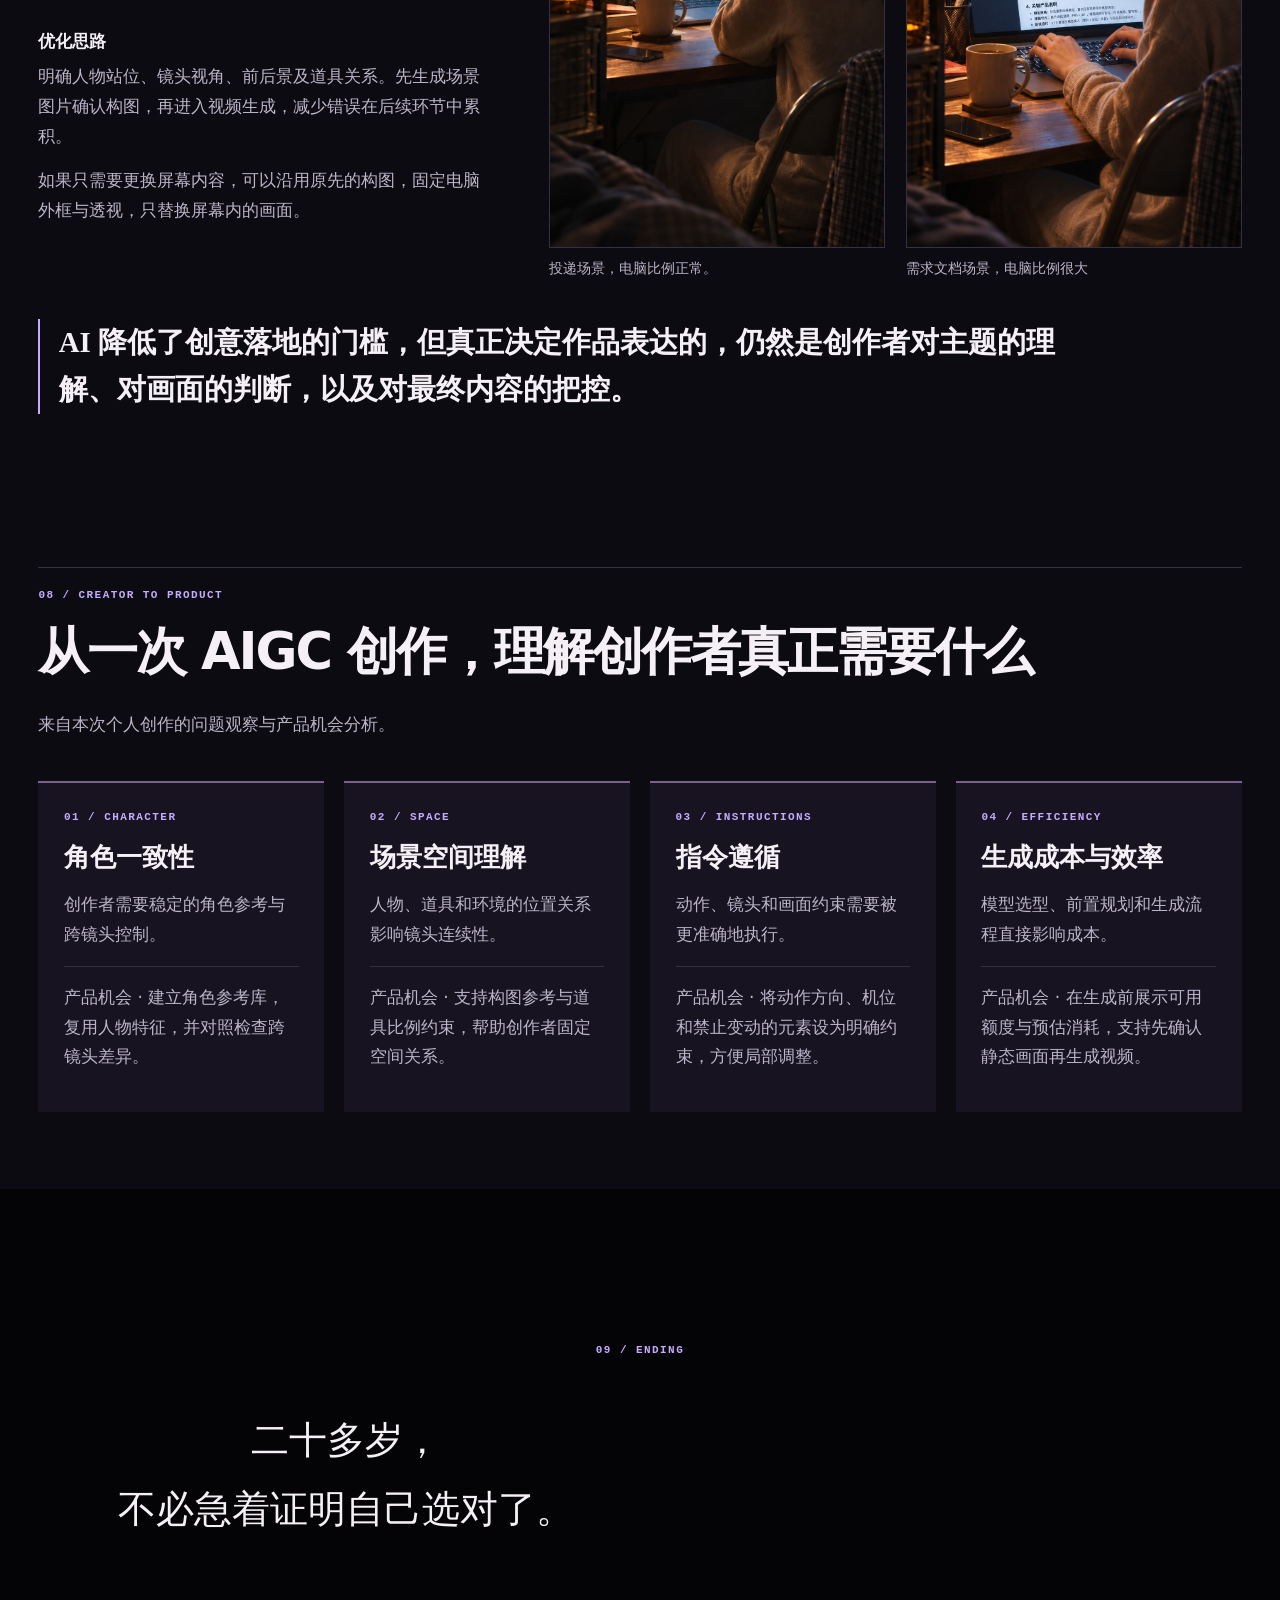
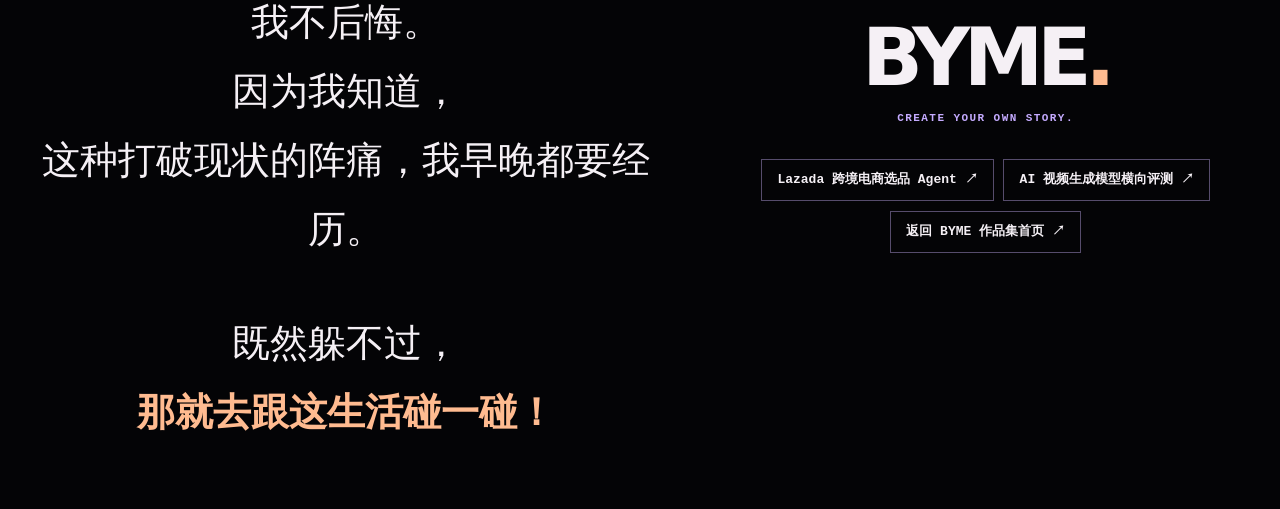
<file: projects/AI_Short_Film.html>
<!doctype html>
<html lang="zh-CN">
<head>
  <meta charset="utf-8">
  <meta name="viewport" content="width=device-width, initial-scale=1">
  <meta name="description" content="《暂停中》PAUSE. 是由我主导完成的原创 AIGC 短片，记录职业选择与重新开始，也展示工具协作、Prompt 设计、成本控制和创作复盘。">
  <title>《暂停中》 PAUSE. | BYME</title>
  <link rel="icon" href="../assets/favicon.png">
  <link rel="stylesheet" href="AI_Short_Film.css">
</head>
<body>
  <nav class="top wrap" aria-label="页面导航">
    <a class="brand" href="../index.html">BYME<span>.</span></a>
    <a class="eyebrow" href="../index.html#screen-03">项目经历 <span aria-hidden="true">↗</span></a>
  </nav>
  <main>
    <div class="opening">
      <header class="hero wrap">
        <div class="hero-copy">
          <p class="eyebrow">BYME / ORIGINAL AI SHORT FILM</p>
          <h1><span class="film-title">《暂停中》</span><span class="wordmark" lang="en">PAUSE<span>.</span></span></h1>
          <p class="logline">裸辞第225天，最怕被问工作找得怎么样了。</p>
          <p>一支关于二十多岁、职业选择、自我怀疑与重新开始的 AI 短片。</p>

          <section class="overview" aria-labelledby="overview-title">
            <h2 id="overview-title">项目速览</h2>
            <div class="overview-metrics"><p><strong>01:42</strong><span>完整短片</span></p><p><strong>9:16</strong><span>竖屏成片</span></p></div>
            <p class="overview-nature">个人独立 AIGC 创作 · 原创 IP「由我小姐」</p>
            <p>从创意到成片的完整制作流程，由我主导，结合 AI 辅助完成。</p>
            <dl><dt>我的职责</dt><dd>创意方向 / 剧本修改 / 分镜迭代 / Prompt 设计 / 场景图生成指导 / 视频生成与素材筛选 / 配音配乐 / 后期剪辑</dd><dt>工具协作</dt><dd>WorkBuddy / DeepSeek / ChatGPT / MiOra / MiniMax</dd></dl>
          </section>
          <ul class="metadata eyebrow" aria-label="短片信息"><li>PERSONAL PROJECT</li><li>AI SHORT FILM</li><li>9:16</li><li>01:42</li></ul>
          <div class="actions"><a class="primary" href="#film">▶ WATCH FILM</a><a href="#process">EXPLORE THE PROCESS ↓</a></div>
        </div>
      </header>

      <section class="screening" id="film">
        <div class="wrap">
          <header class="chapter-head"><p class="eyebrow">02 / THE FILM</p><h2>THE FULL FILM</h2></header>
          <p class="eyebrow">01:42 / A PERSONAL AI SHORT FILM</p>
          <video controls autoplay muted playsinline preload="none" poster="../assets/ai-short-film/cover.jpg" width="540" height="960" aria-label="播放短片《暂停中》">
            <source src="../assets/ai-short-film/AI_Short_Film.mp4" type="video/mp4">
            <a href="../assets/ai-short-film/AI_Short_Film.mp4">打开 MP4 短片</a>
          </video>
        </div>
      </section>

    </div>

    <section class="chapter wrap" id="story">
      <header class="chapter-head"><p class="eyebrow">03 / THE STORY</p><h2>从停在原地，到重新开始</h2></header>
      <p class="intro">灵感来自我职业转型时的真实经历。我想记录的是离开熟悉的轨道之后，怎么面对怀疑，重新为自己想要的生活做事。</p>
      <ol class="story">
        <li><figure class="frame"><img loading="lazy" decoding="async" src="../assets/ai-short-film/stills/scene-01-reflection.jpg" alt="面对工作近况的询问"><figcaption class="eyebrow"><span>SCENE 01</span><span>≈ 00:18</span></figcaption></figure><div><p class="eyebrow">01 / THE QUESTION</p><h3>被问近况</h3><p>裸辞第225天，一条关于工作进展的消息，让原本平静的情绪再次泛起波澜。</p></div></li>
        <li><figure class="frame"><img loading="lazy" decoding="async" src="../assets/ai-short-film/stills/scene-02-comparison.jpg" alt="看见身边人的生活轨迹"><figcaption class="eyebrow"><span>SCENE 02</span><span>≈ 00:30</span></figcaption></figure><div><p class="eyebrow">02 / THE COMPARISON</p><h3>别人的轨道</h3><p>看到身边的人旅行、深造，似乎都有了自己的方向，而自己好像还停留在原地。</p></div></li>
        <li><figure class="frame"><img loading="lazy" decoding="async" src="../assets/ai-short-film/stills/scene-03-lab.jpg" alt="回望硬件实验室的工作"><figcaption class="eyebrow"><span>SCENE 03</span><span>≈ 00:44</span></figcaption></figure><div><p class="eyebrow">03 / THE REFLECTION</p><h3>重新审视自己</h3><p>回望过去重复的硬件实验室工作，开始思考自己真正想要的生活。</p></div></li>
        <li><figure class="frame"><img loading="lazy" decoding="async" src="../assets/ai-short-film/stills/scene-04-action.jpg" alt="从犹豫走向行动"><figcaption class="eyebrow"><span>SCENE 04</span><span>≈ 01:20</span></figcaption></figure><div><p class="eyebrow">04 / THE ACTION</p><h3>重新开始</h3><p>从反复怀疑走向主动行动，开始为自己想要的生活做事。</p></div></li>
      </ol>
    </section>

    <section class="workflow" id="toolchain">
      <div class="chapter wrap">
        <header class="chapter-head"><p class="eyebrow">04 / TOOLCHAIN & MY CONTRIBUTION</p><h2>FROM IDEA TO FILM</h2></header>
        <p class="intro">由我主导创意与制作，不同 AI 工具辅助各自环节，人工判断贯穿全流程。</p>
        <div class="collaboration">
          <section class="tool-roles" aria-labelledby="tools-title"><p class="eyebrow">AI COLLABORATION</p><h3 id="tools-title">AI 工具协作</h3>
            <dl><dt>WorkBuddy</dt><dd>调用专家能力辅助剧本创作，由我持续修改和完善。</dd><dt>DeepSeek</dt><dd>辅助分镜脚本生成与持续迭代。</dd><dt>ChatGPT</dt><dd>辅助场景图片生成与视觉设计。</dd><dt>腾讯 MiOra / MiniMax</dt><dd>视频生成。</dd></dl>
          </section>
          <section class="human-role" aria-labelledby="human-title"><p class="eyebrow">MY CONTRIBUTION</p><h3 id="human-title">我的核心工作</h3>
            <ul><li>确定创作方向和叙事逻辑。</li><li>修改剧本、迭代分镜。</li><li>设计和调整提示词。</li><li>指导场景图生成，确认角色、场景和画面效果。</li><li>生成视频并筛选素材。</li><li>独立完成配音、配乐和最终剪辑。</li></ul>
          </section>
          <div class="final-output"><p class="eyebrow">FINAL FILM</p><p>《暂停中》完整竖屏 AI 短片 <strong>01:42 · 9:16</strong></p></div>
        </div>
      </div>
    </section>

    <section class="chapter wrap" id="decisions">
      <header class="chapter-head"><p class="eyebrow">05 / CREATIVE DECISIONS</p><h2>不只是生成视频，而是设计一套可控的创作流程</h2></header>
      <div class="decision-grid">
        <article><p class="eyebrow">01 / IMAGE FIRST</p><h3>先图后视频，降低生成试错</h3><p>直接文生视频时，人物、背景和构图容易不稳定。我选择先生成场景图，确认人物形象、空间关系和构图，再通过图生视频生成动态素材，把画面确认前置，减少视频阶段的重复试错。</p></article>
        <article><p class="eyebrow">02 / TOOL SELECTION</p><h3>根据任务选择工具</h3><p>将剧本、分镜、场景图片和视频生成分开处理，根据模型表现、可用额度、生成成本和实际效果选择工具，让每个工具承担适合的任务。</p></article>
        <article><p class="eyebrow">03 / HUMAN JUDGMENT</p><h3>人工判断贯穿全流程</h3><p>我判断生成结果是否符合剧本、人物设定和镜头需求，对偏离预期的结果调整提示词或前置素材，再完成素材筛选、配音、配乐和剪辑。</p></article>
      </div>
      <aside class="cost" aria-labelledby="cost-title">
        <div><p class="eyebrow">PRODUCTION COST</p><h3 id="cost-title">本次制作新增现金支出</h3><p class="cost-amount">不足 <strong>¥5</strong></p></div>
        <div><p>WorkBuddy、DeepSeek 使用免费额度；MiOra 使用免费额度及少量额外积分。<strong>不计算已有 ChatGPT 会员订阅费用。</strong></p><p>通过模型选择、前置场景图确认和图生视频流程，降低重复生成和试错成本。本次制作中，多数视频镜头基本一次生成达到预期。</p><p class="cost-scope">以上为本次个人创作的实际成本情况，不代表商业化生产成本，也不代表其他项目都能达到相同成本。</p></div>
      </aside>
    </section>

    <section class="chapter wrap" id="process">
      <header class="chapter-head"><p class="eyebrow">06 / CREATIVE PROCESS</p><h2>从创意到成片</h2></header>
      <ol class="process">
        <li><figure><a class="process-image" href="../assets/ai-short-film/creative-process/topic-planning.png" target="_blank" rel="noopener" aria-label="放大查看：BYME · 人生实验室选题企划"><img loading="lazy" decoding="async" src="../assets/ai-short-film/creative-process/topic-planning.png" alt="BYME · 人生实验室系列企划截图，列出职业选择、年龄焦虑、选择困难和同龄人比较等选题"></a><figcaption class="eyebrow">选题企划 · BYME · 人生实验室</figcaption></figure><p class="eyebrow">01</p><h3>主题与选题</h3><p>从真实的职业转型经历出发，确定主题、核心情绪与表达方向。</p></li>
        <li><figure><a class="process-image" href="../assets/ai-short-film/creative-process/script.png" target="_blank" rel="noopener" aria-label="放大查看：剧本创作对话"><img loading="lazy" decoding="async" src="../assets/ai-short-film/creative-process/script.png" alt="剧本讨论截图，包含人物背景与叙事方向"></a><figcaption class="eyebrow">剧本创作对话</figcaption></figure><p class="eyebrow">02</p><h3>剧本创作</h3><p>梳理故事主线、人物情绪变化、旁白与结尾表达。</p></li>
        <li><figure><a class="process-image" href="../assets/ai-short-film/creative-process/storyboard.png" target="_blank" rel="noopener" aria-label="放大查看：分镜表 · 第一、二幕"><img loading="lazy" decoding="async" src="../assets/ai-short-film/creative-process/storyboard.png" alt="分镜表截图，包含镜号、画面、景别、运镜、旁白与时长"></a><figcaption class="eyebrow">分镜表 · 第一、二幕</figcaption></figure><p class="eyebrow">03</p><h3>分镜设计</h3><p>将剧本拆解为具体场景、镜头和画面需求。</p></li>
        <li><figure><a class="process-image" href="../assets/ai-short-film/creative-process/image-iteration.png" target="_blank" rel="noopener" aria-label="放大查看：图片迭代 · 朋友圈画面"><img loading="lazy" decoding="async" src="../assets/ai-short-film/creative-process/image-iteration.png" alt="图片生成对话截图，包含修改要求和手机界面生成结果"></a><figcaption class="eyebrow">图片迭代 · 朋友圈画面</figcaption></figure><p class="eyebrow">04</p><h3>AI 图片生成</h3><p>生成角色与场景所需的视觉素材。</p></li>
        <li><figure><a class="process-image" href="../assets/ai-short-film/creative-process/video-iteration.png" target="_blank" rel="noopener" aria-label="放大查看：视频迭代 · 手机滑动方向"><img loading="lazy" decoding="async" src="../assets/ai-short-film/creative-process/video-iteration.png" alt="视频生成工作台截图，包含提示词、滑动方向调整和竖屏预览"></a><figcaption class="eyebrow">视频迭代 · 手机滑动方向</figcaption></figure><p class="eyebrow">05</p><h3>AI 视频生成</h3><p>将图片与镜头描述转为动态素材，并筛选片段。</p></li>
        <li><figure><a class="process-image" href="../assets/ai-short-film/creative-process/editing-timeline.jpg" target="_blank" rel="noopener" aria-label="放大查看：剪辑时间轴 · 视频轨与音频波形"><img loading="lazy" decoding="async" src="../assets/ai-short-film/creative-process/editing-timeline.jpg" alt="剪辑软件截图，包含成片预览、视频轨道与音频波形"></a><figcaption class="eyebrow">剪辑时间轴 · 视频轨与音频波形</figcaption></figure><p class="eyebrow">06</p><h3>后期制作</h3><p>完成配音、配乐、镜头拼接、字幕和剪辑。</p><a href="#film">回看完整短片 ↑</a></li>
      </ol>
      <dialog class="process-preview" aria-label="创作素材预览">
        <form method="dialog"><button autofocus>关闭 ×</button></form>
        <img alt="">
        <a target="_blank" rel="noopener">打开原图 ↗</a>
      </dialog>
      <script>
        {
          const process = document.getElementById('process');
          const preview = process.querySelector('.process-preview');
          if (typeof preview.showModal === 'function') {
            const image = preview.querySelector('img');
            const original = preview.querySelector('a');
            process.addEventListener('click', (event) => {
              const link = event.target.closest('.process-image');
              if (!link || event.ctrlKey || event.metaKey || event.shiftKey || event.altKey) return;
              event.preventDefault();
              image.alt = link.querySelector('img').alt;
              image.src = original.href = link.href;
              preview.showModal();
            });
          }
        }
      </script>
    </section>

    <section class="chapter wrap" id="notes">
      <header class="chapter-head"><p class="eyebrow">07 / CREATOR’S NOTES</p><h2>创作复盘</h2></header>
      <p class="notes-intro">从生成不确定性，到可控的创作流程。</p>
      <ol class="notes">
        <li class="notes-case">
          <div class="notes-copy">
            <p class="eyebrow">01</p>
            <h3>角色一致性 <span lang="en">Character Consistency</span></h3>
            <h4>遇到的问题</h4>
            <p>不同场景分别生成时，人物的五官、发型、服装等细节容易发生变化，影响角色在不同镜头中的统一性。</p>
            <h4>优化思路</h4>
            <p>建立人物视觉参考，统一角色特征描述，按分镜逐一检查生成结果，优先保证人物形象稳定。</p>
            <figure class="notes-reference">
              <img loading="lazy" decoding="async" src="../assets/ai-short-film/creator-notes/character-reference.jpg" alt="人物原型的面部近照、正面、侧面与背面全身参考">
              <figcaption>人物原型 · 初始视觉参考</figcaption>
            </figure>
          </div>
          <div class="notes-gallery notes-gallery--character">
            <figure>
              <img loading="lazy" decoding="async" src="../assets/ai-short-film/creator-notes/character-cool.jpg" alt="冷光下托腮的 AI 生成人物近景">
              <figcaption>生成结果 A · 冷光近景</figcaption>
            </figure>
            <figure>
              <img loading="lazy" decoding="async" src="../assets/ai-short-film/creator-notes/character-warm.jpg" alt="暖光下正视镜头的 AI 生成人物近景">
              <figcaption>生成结果 B · 暖光近景</figcaption>
            </figure>
          </div>
        </li>
        <li class="notes-case">
          <div class="notes-copy">
            <p class="eyebrow">02</p>
            <h3>空间与环境理解 <span lang="en">Spatial Understanding</span></h3>
            <h4>遇到的问题</h4>
            <p>AI 对场景空间和物体位置关系的理解有时存在偏差，可能出现人物与环境错位、背景结构变化、道具位置不合理等问题。</p>
            <p>原先的求职页面版本里，笔记本电脑的尺寸和桌面关系比较自然。改为展示产品需求文档后，屏幕明显放大，和前一个镜头的道具比例不一致。</p>
            <h4>优化思路</h4>
            <p>明确人物站位、镜头视角、前后景及道具关系。先生成场景图片确认构图，再进入视频生成，减少错误在后续环节中累积。</p>
            <p>如果只需要更换屏幕内容，可以沿用原先的构图，固定电脑外框与透视，只替换屏幕内的画面。</p>
          </div>
          <div class="notes-gallery">
            <figure>
              <img loading="lazy" decoding="async" src="../assets/ai-short-film/creator-notes/laptop-reference.jpg" alt="主角坐在书桌前，笔记本电脑显示求职页面">
              <figcaption>投递场景，电脑比例正常。</figcaption>
            </figure>
            <figure>
              <img loading="lazy" decoding="async" src="../assets/ai-short-film/creator-notes/laptop-oversized.jpg" alt="改为显示产品需求文档后明显变大的笔记本电脑屏幕">
              <figcaption>需求文档场景，电脑比例很大</figcaption>
            </figure>
          </div>
        </li>
      </ol>
      <blockquote>AI 降低了创意落地的门槛，但真正决定作品表达的，仍然是创作者对主题的理解、对画面的判断，以及对最终内容的把控。</blockquote>
    </section>

    <section class="chapter wrap" id="product-observations">
      <header class="chapter-head"><p class="eyebrow">08 / CREATOR TO PRODUCT</p><h2>从一次 AIGC 创作，理解创作者真正需要什么</h2></header>
      <p class="intro">来自本次个人创作的问题观察与产品机会分析。</p>
      <div class="opportunity-grid">
        <article><p class="eyebrow">01 / CHARACTER</p><h3>角色一致性</h3><p>创作者需要稳定的角色参考与跨镜头控制。</p><p class="opportunity">产品机会 · 建立角色参考库，复用人物特征，并对照检查跨镜头差异。</p></article>
        <article><p class="eyebrow">02 / SPACE</p><h3>场景空间理解</h3><p>人物、道具和环境的位置关系影响镜头连续性。</p><p class="opportunity">产品机会 · 支持构图参考与道具比例约束，帮助创作者固定空间关系。</p></article>
        <article><p class="eyebrow">03 / INSTRUCTIONS</p><h3>指令遵循</h3><p>动作、镜头和画面约束需要被更准确地执行。</p><p class="opportunity">产品机会 · 将动作方向、机位和禁止变动的元素设为明确约束，方便局部调整。</p></article>
        <article><p class="eyebrow">04 / EFFICIENCY</p><h3>生成成本与效率</h3><p>模型选型、前置规划和生成流程直接影响成本。</p><p class="opportunity">产品机会 · 在生成前展示可用额度与预估消耗，支持先确认静态画面再生成视频。</p></article>
      </div>
    </section>
  </main>

  <footer class="ending" aria-label="电影结尾">
    <div class="wrap">
      <p class="eyebrow">09 / ENDING</p>
      <div class="subtitles">
        <p>二十多岁，<br>不必急着证明自己选对了。</p>
        <p>我不后悔。<br>因为我知道，<br>这种打破现状的阵痛，我早晚都要经历。</p>
        <p>既然躲不过，<br><strong>那就去跟这生活碰一碰！</strong></p>
      </div>
      <div class="ending-credit">
        <p class="brand">BYME<span>.</span></p>
        <p class="eyebrow">CREATE YOUR OWN STORY.</p>
        <div class="actions"><a href="Selection_Agent.html">Lazada 跨境电商选品 Agent ↗</a><a href="AI_Video_Evaluation.html">AI 视频生成模型横向评测 ↗</a><a href="../index.html">返回 BYME 作品集首页 ↗</a></div>
      </div>
    </div>
  </footer>
</body>
</html>
</file>
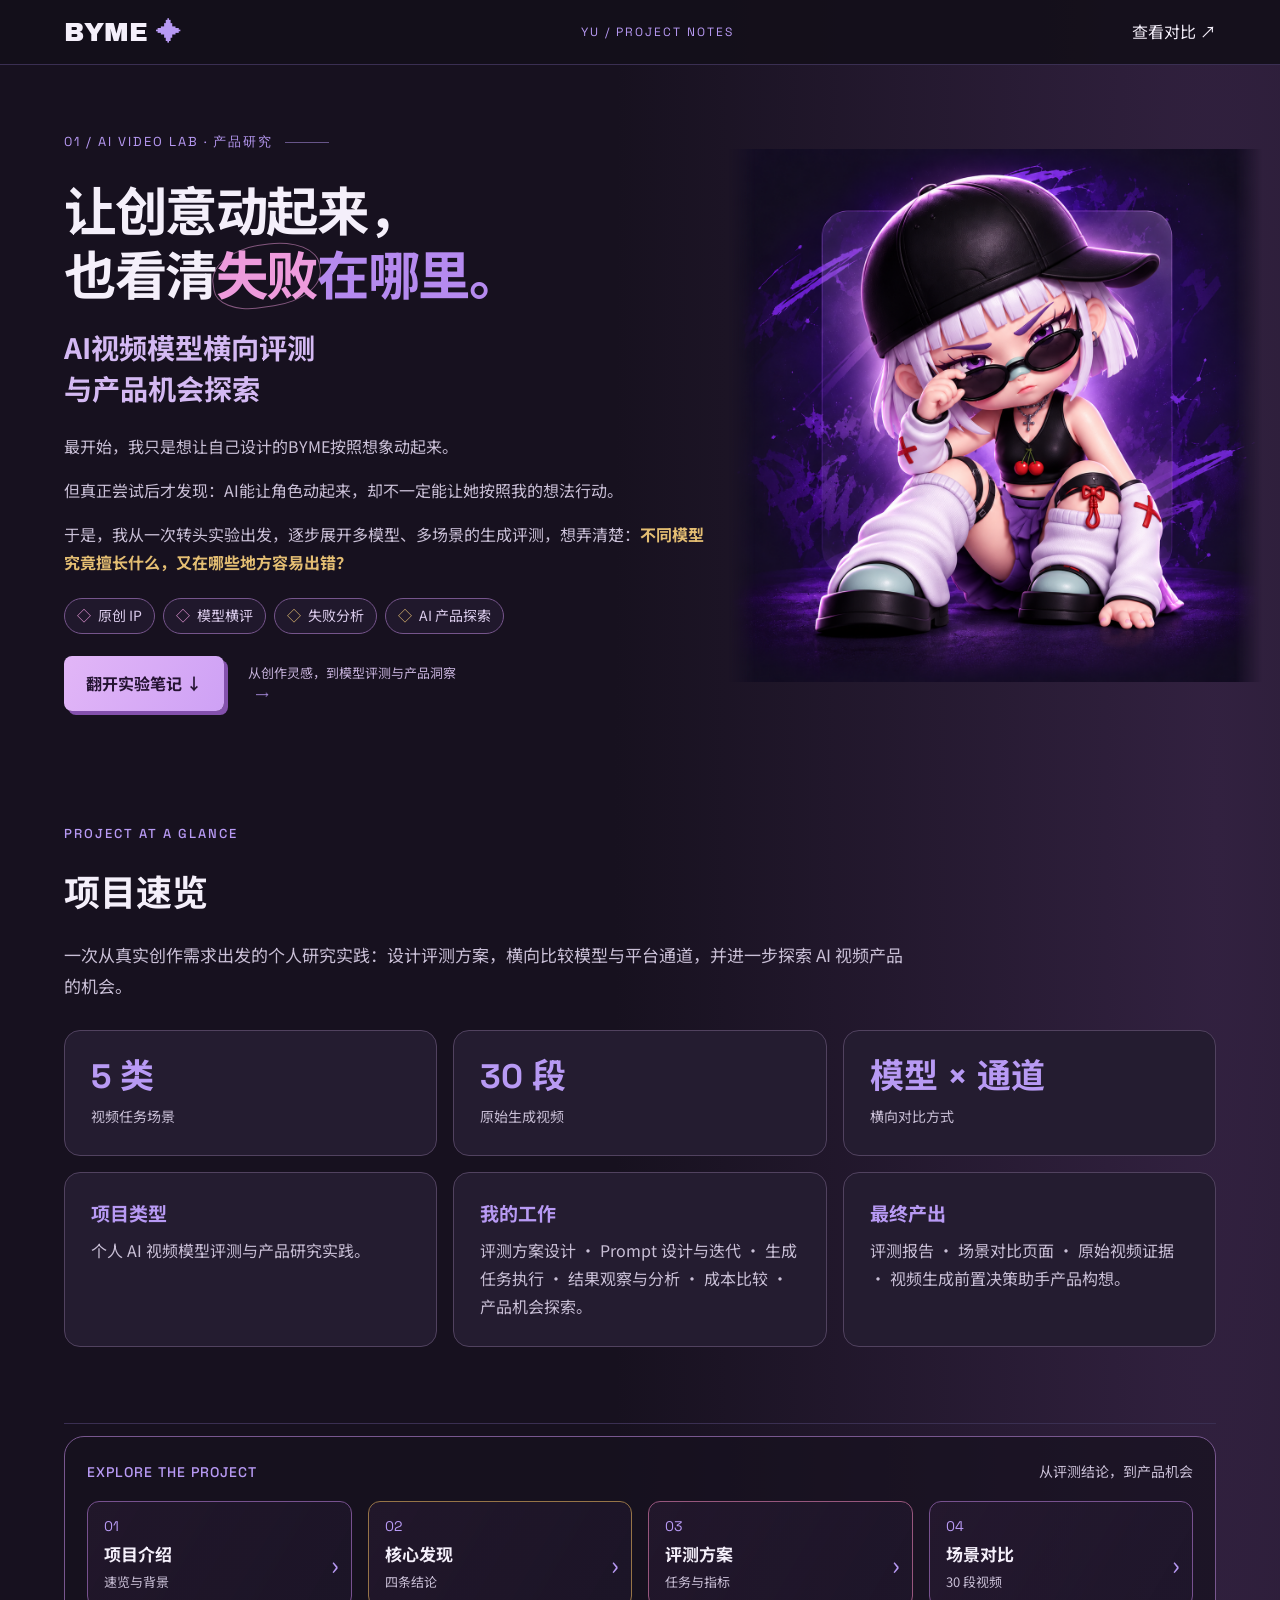
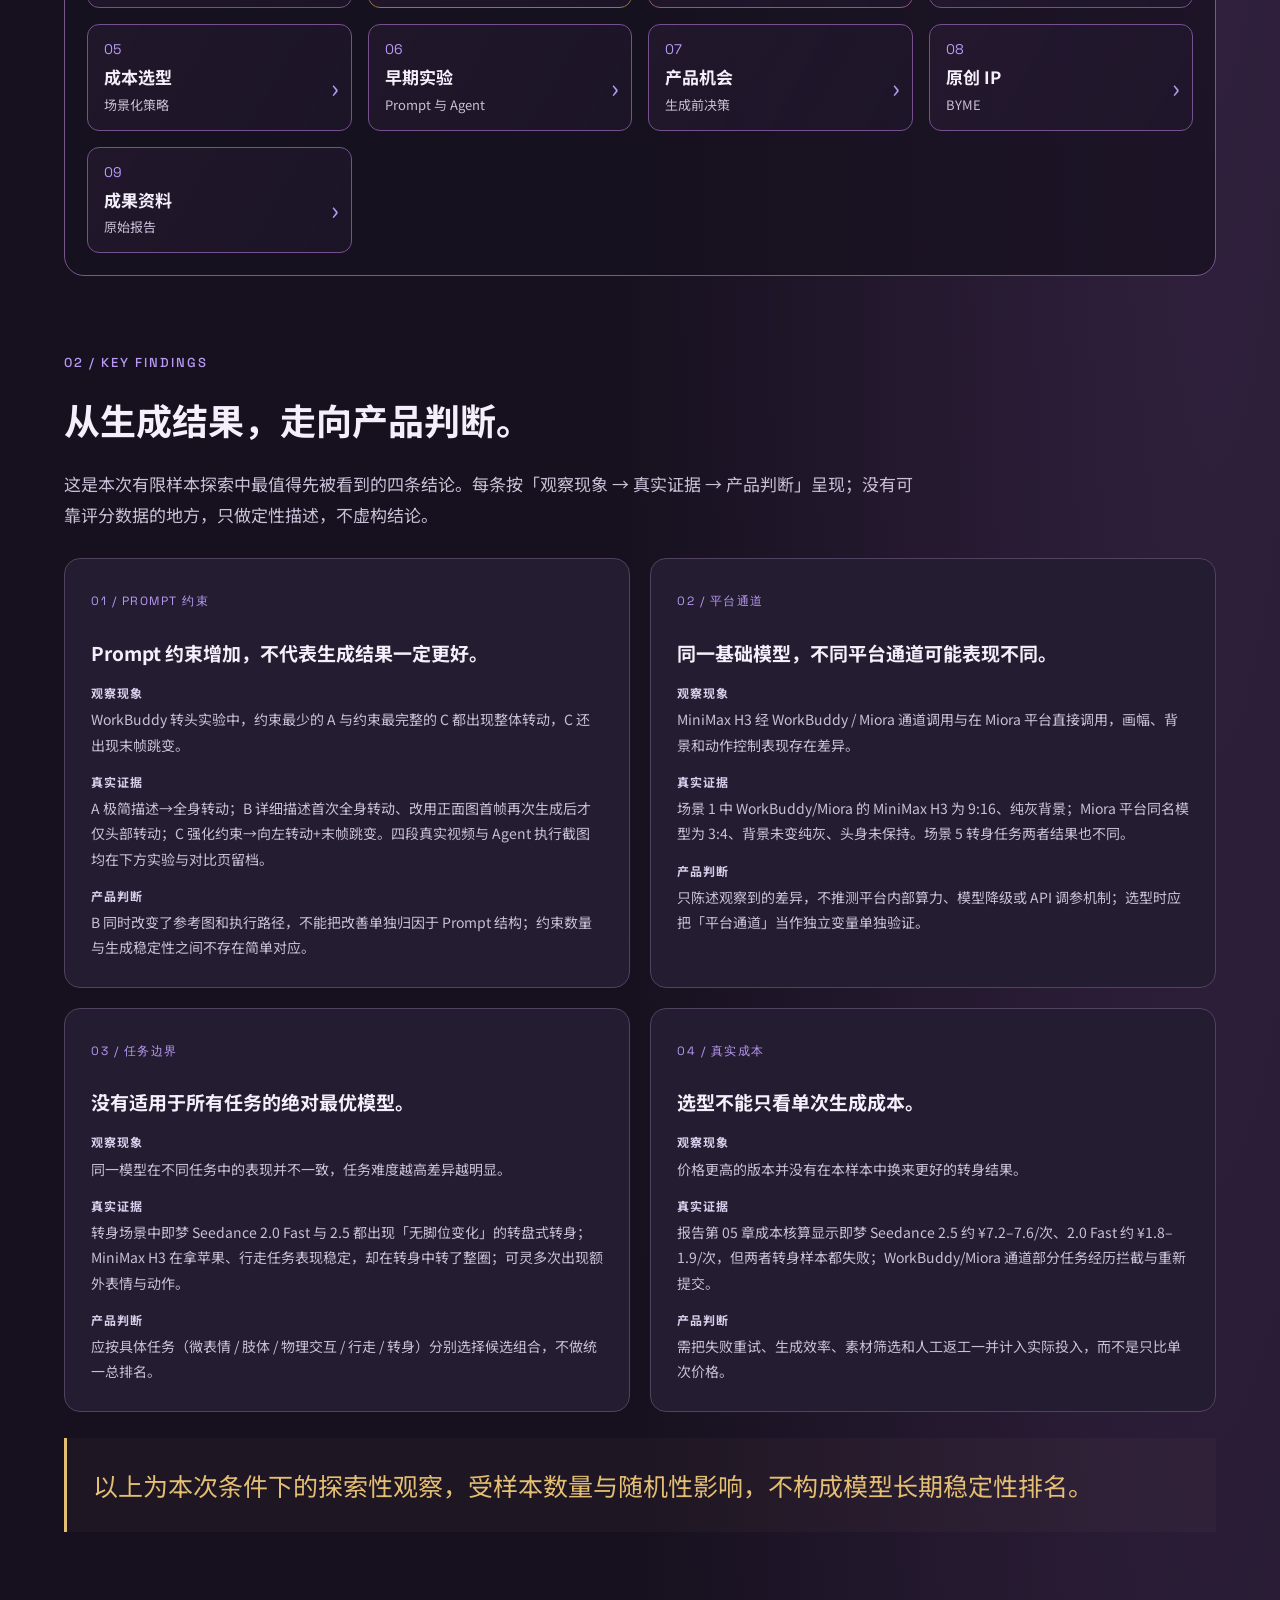
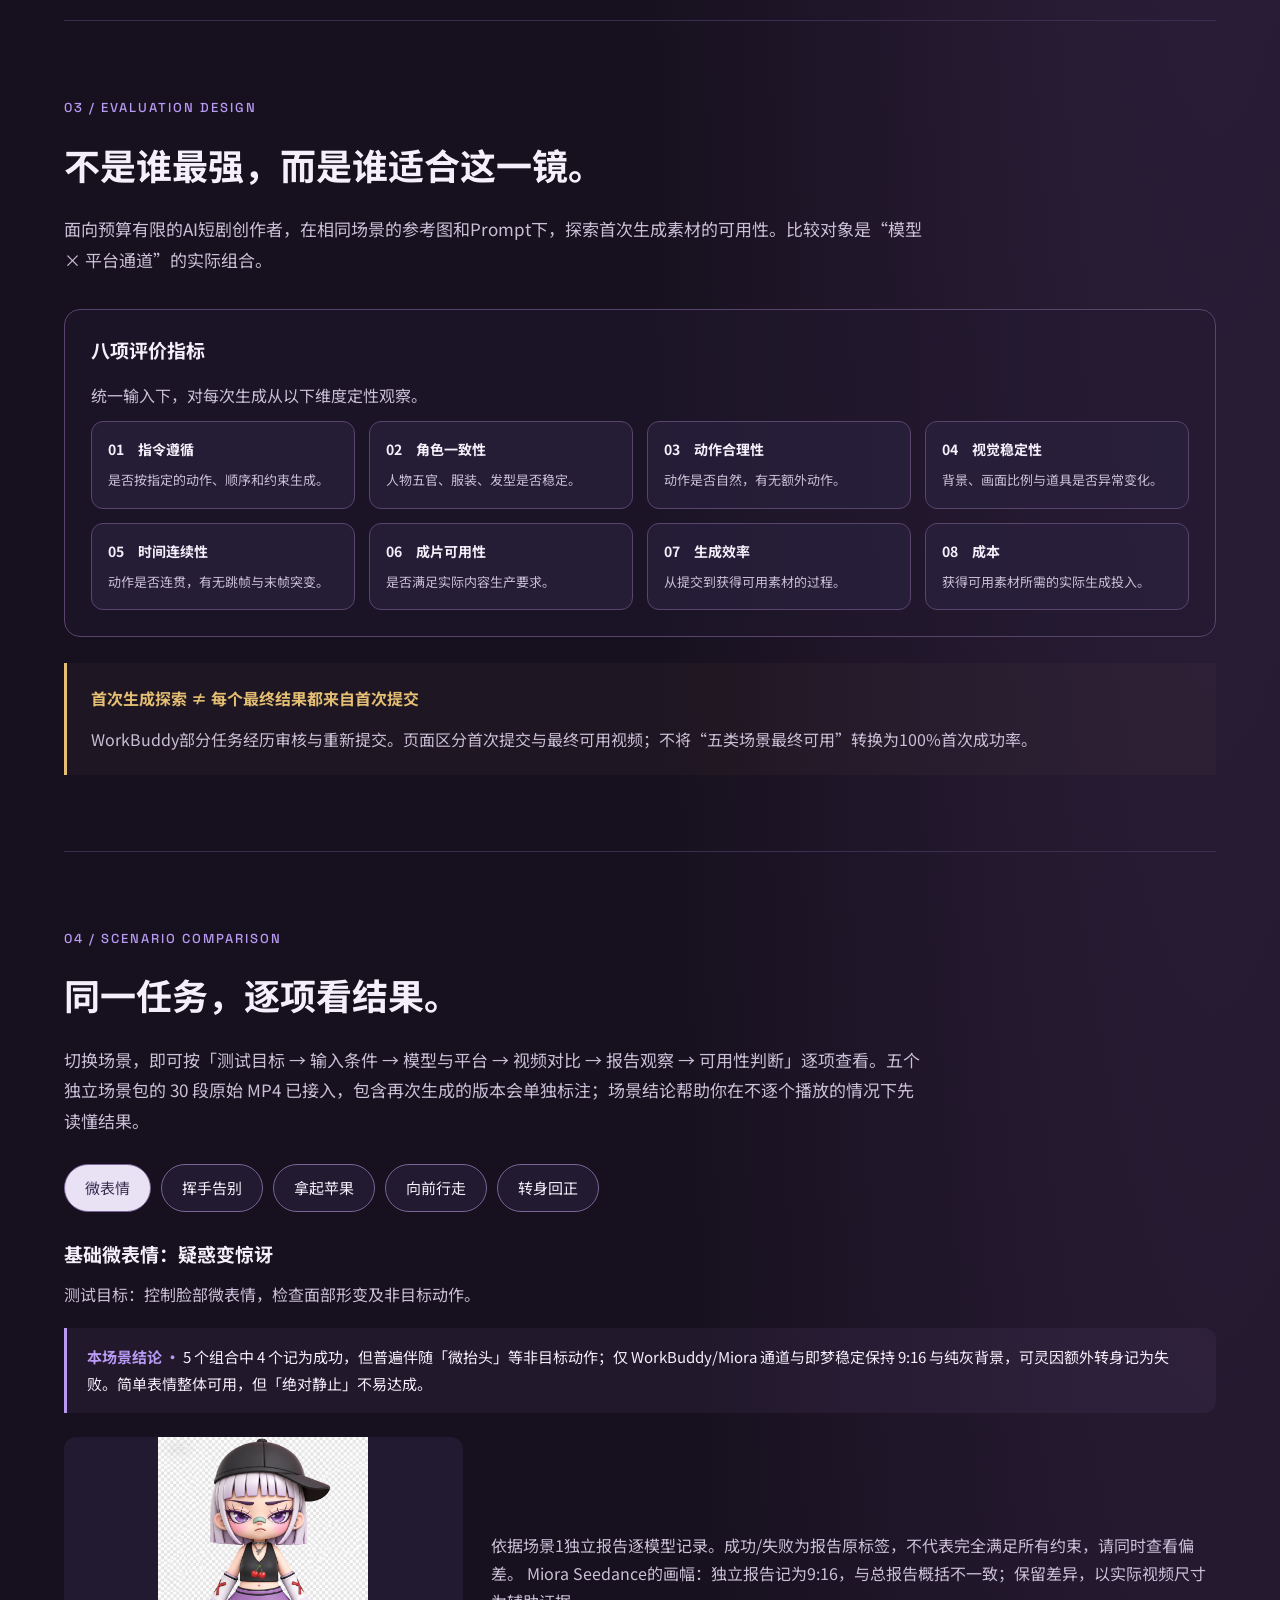
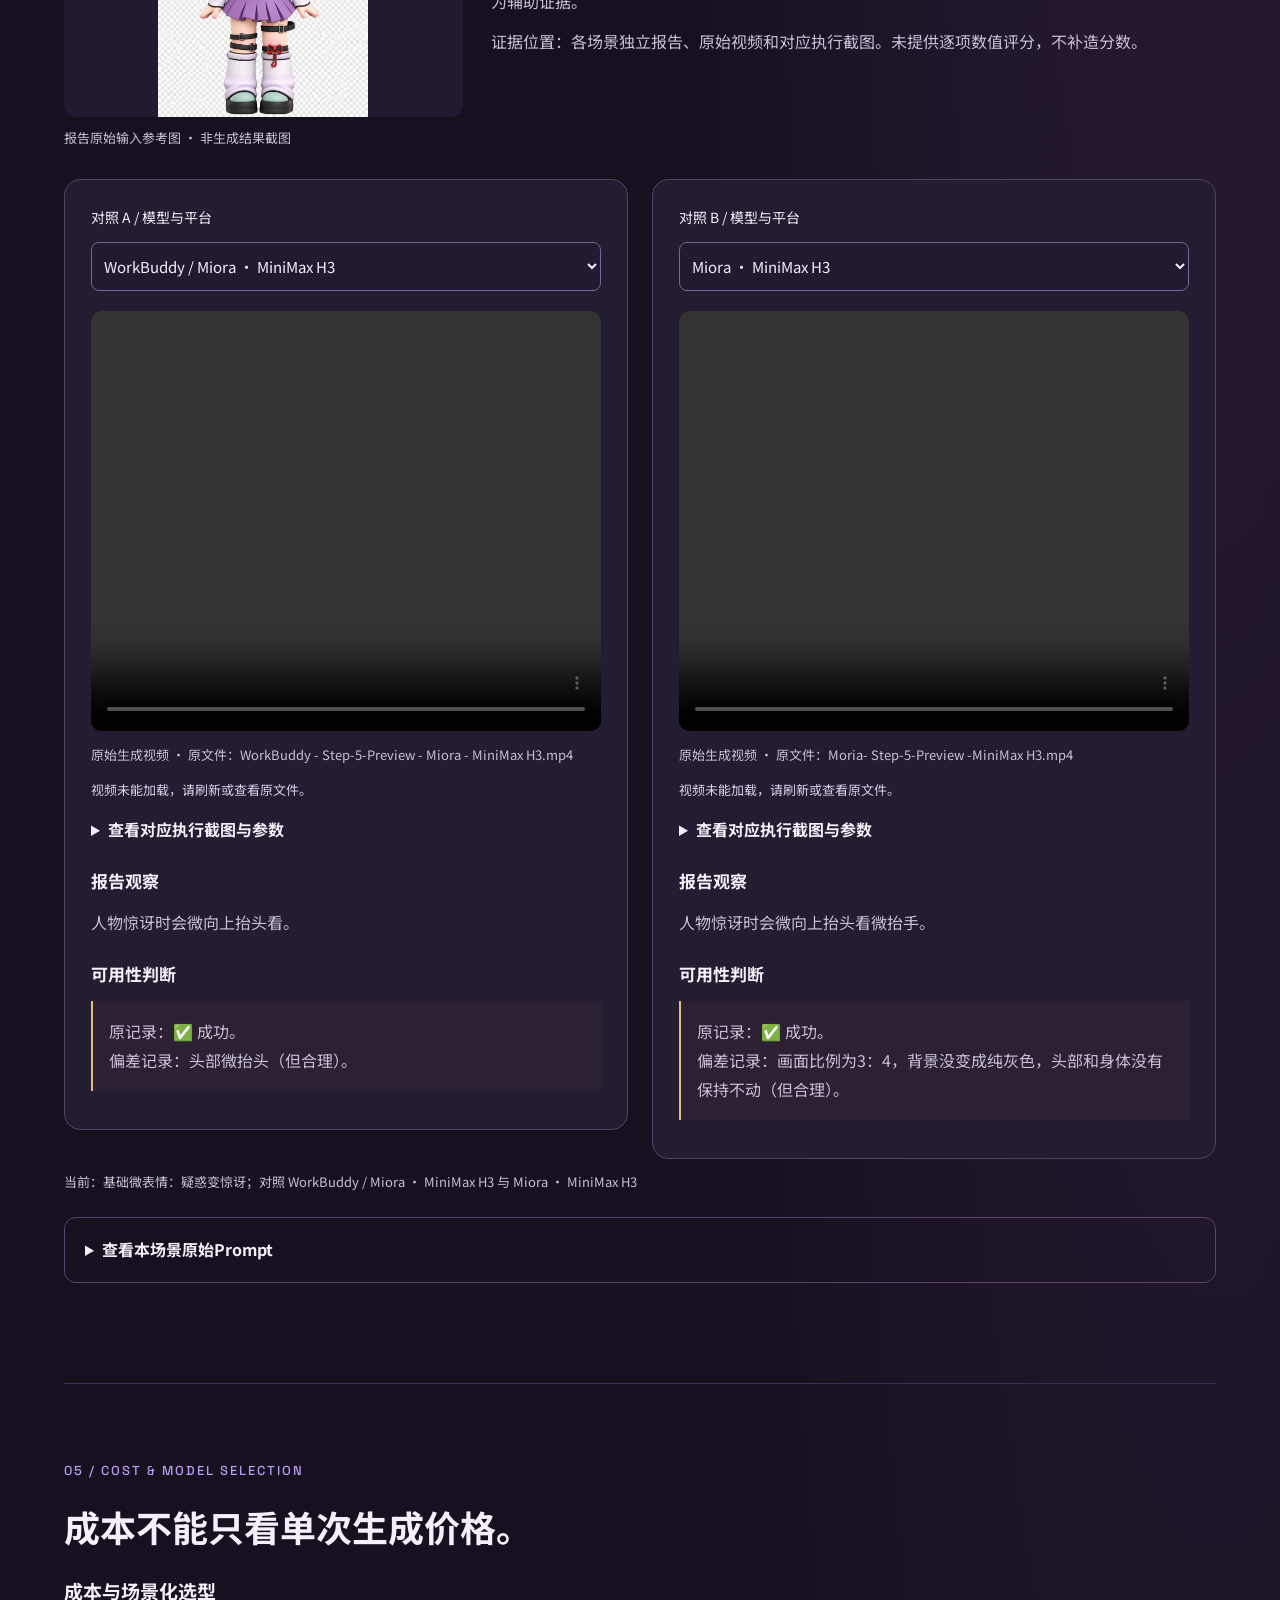
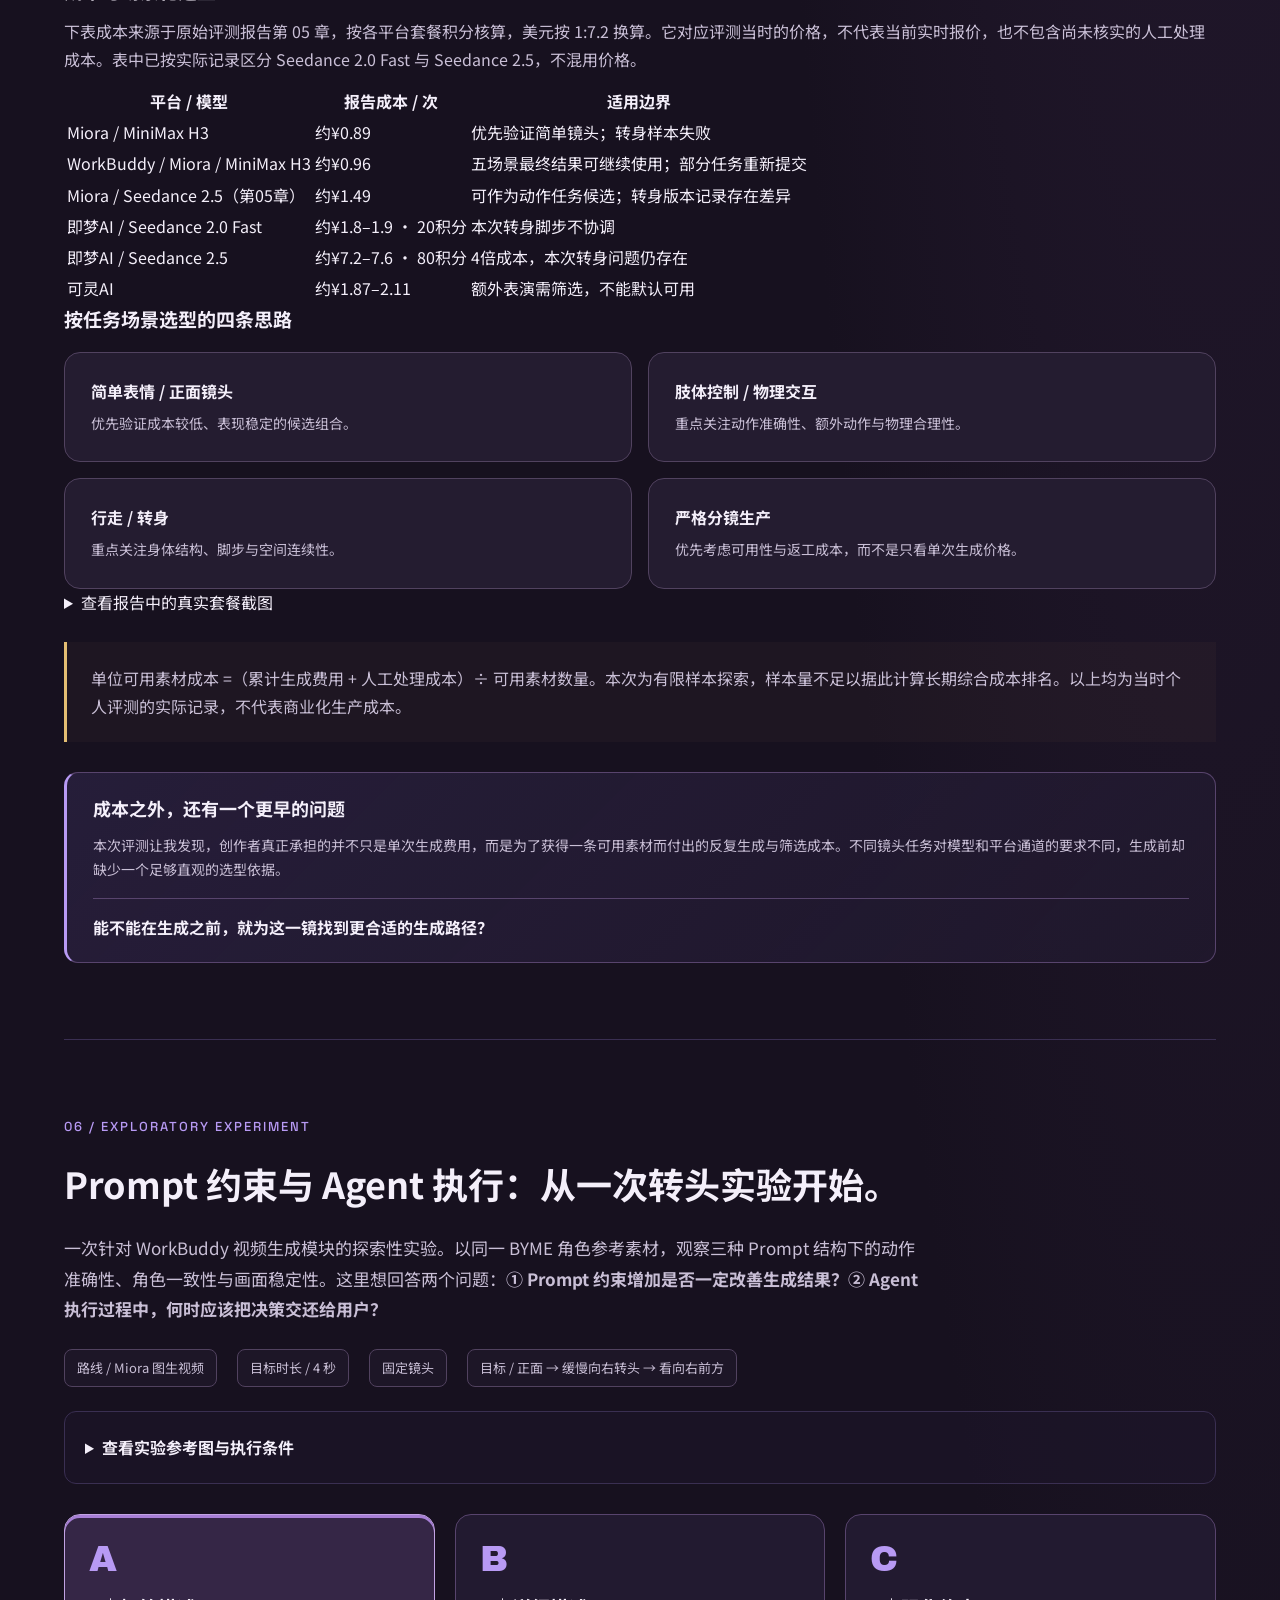
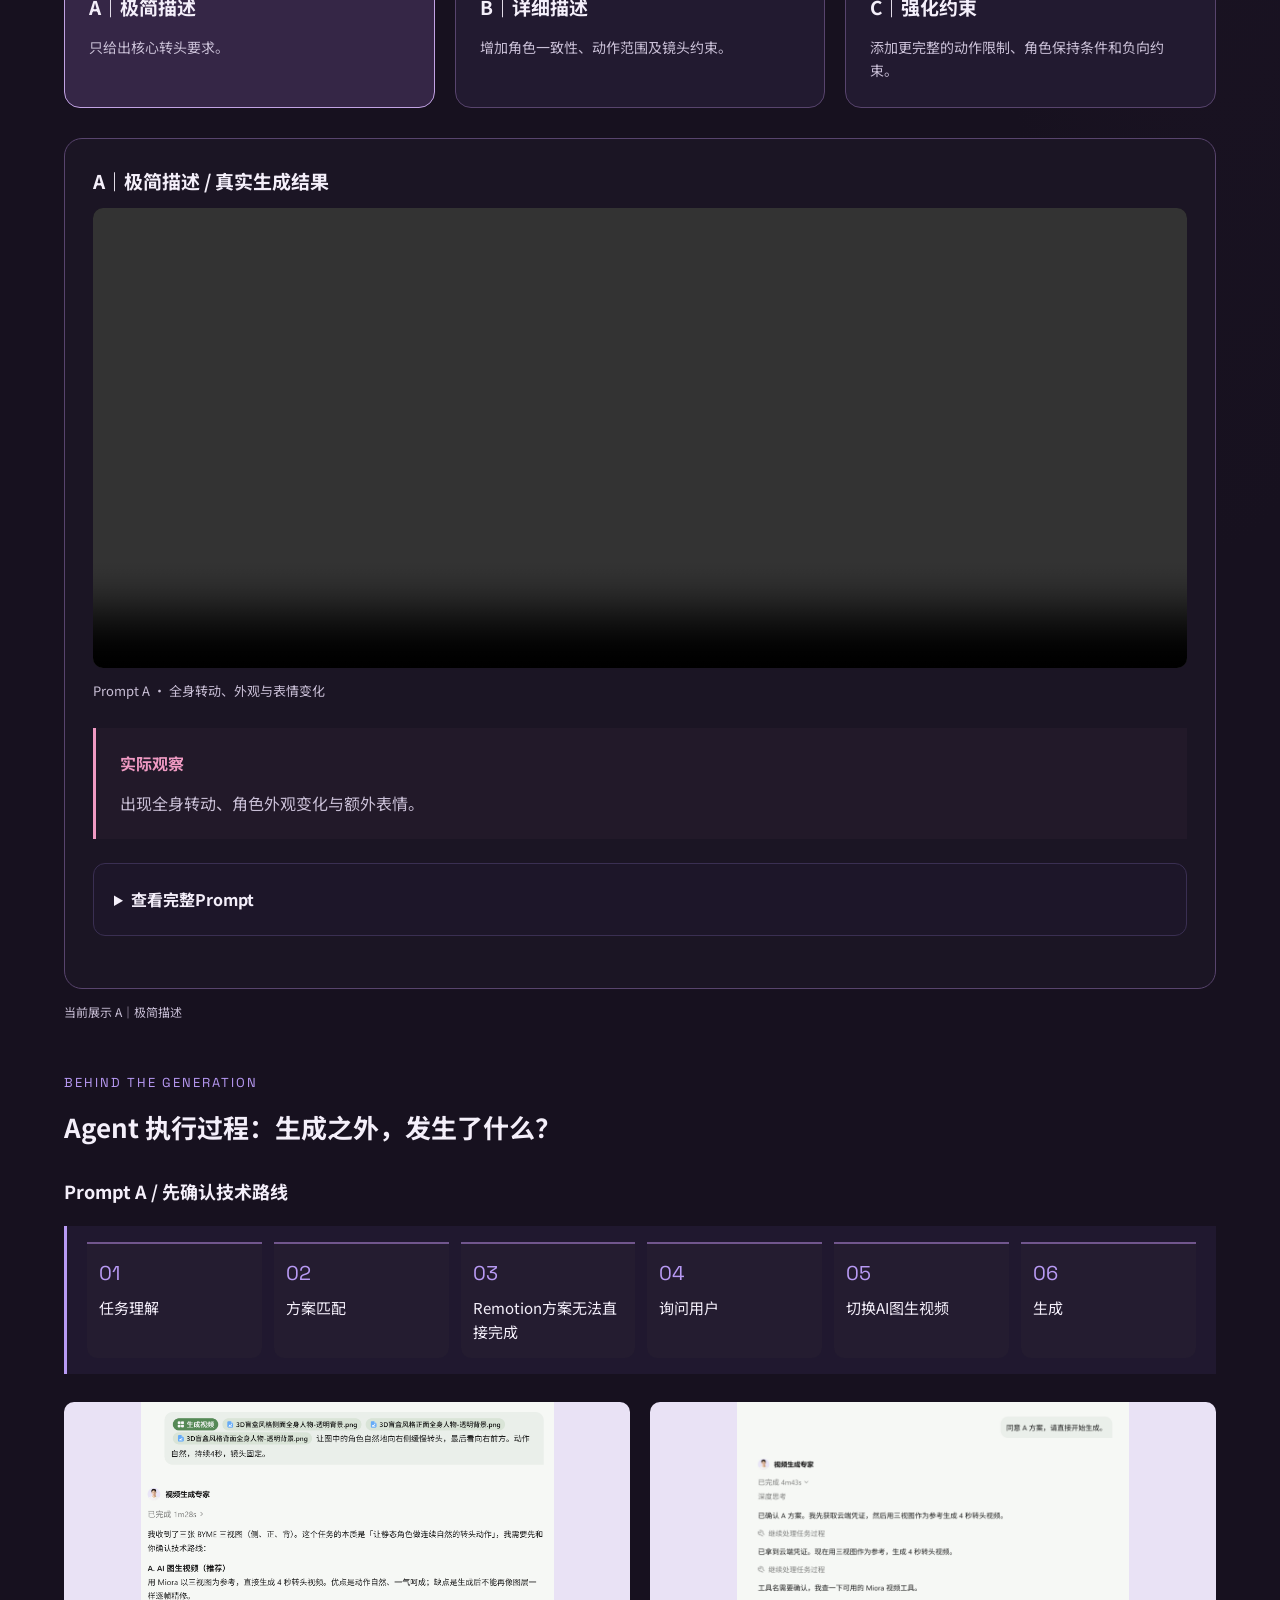
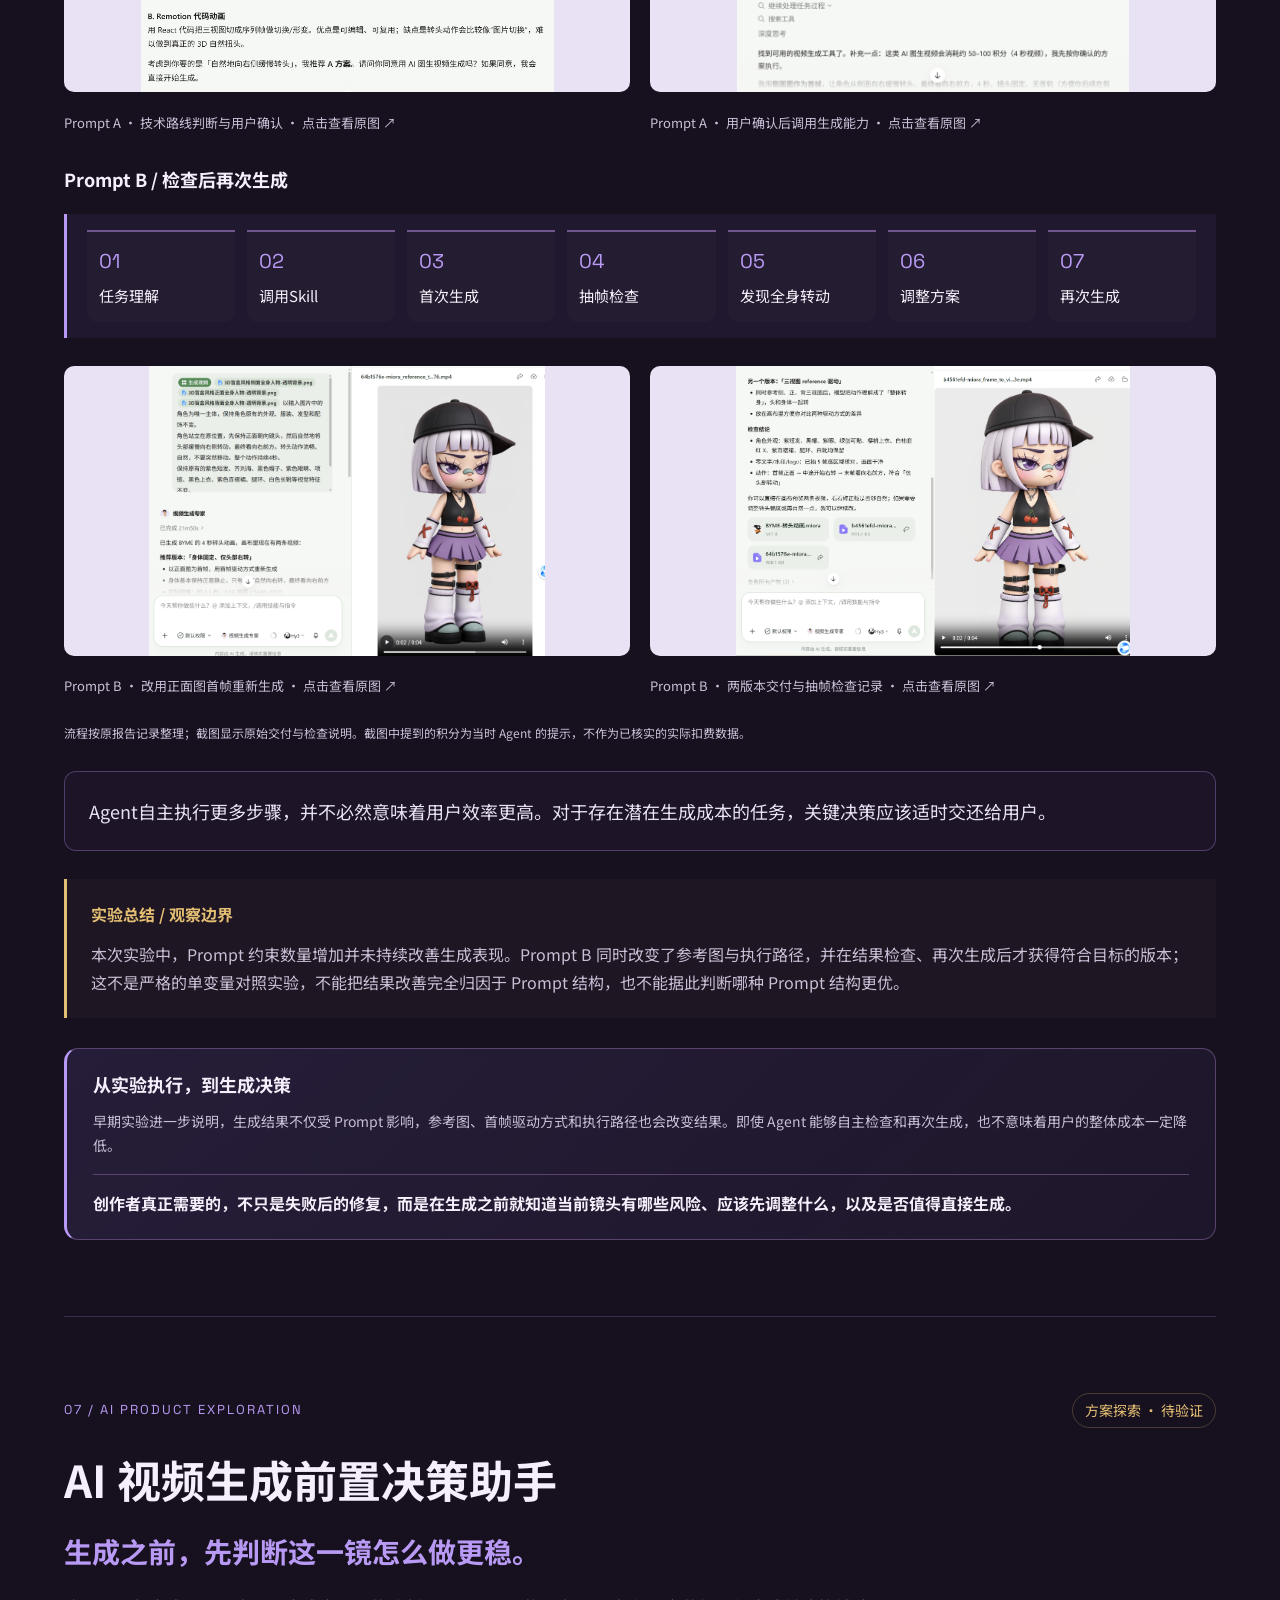
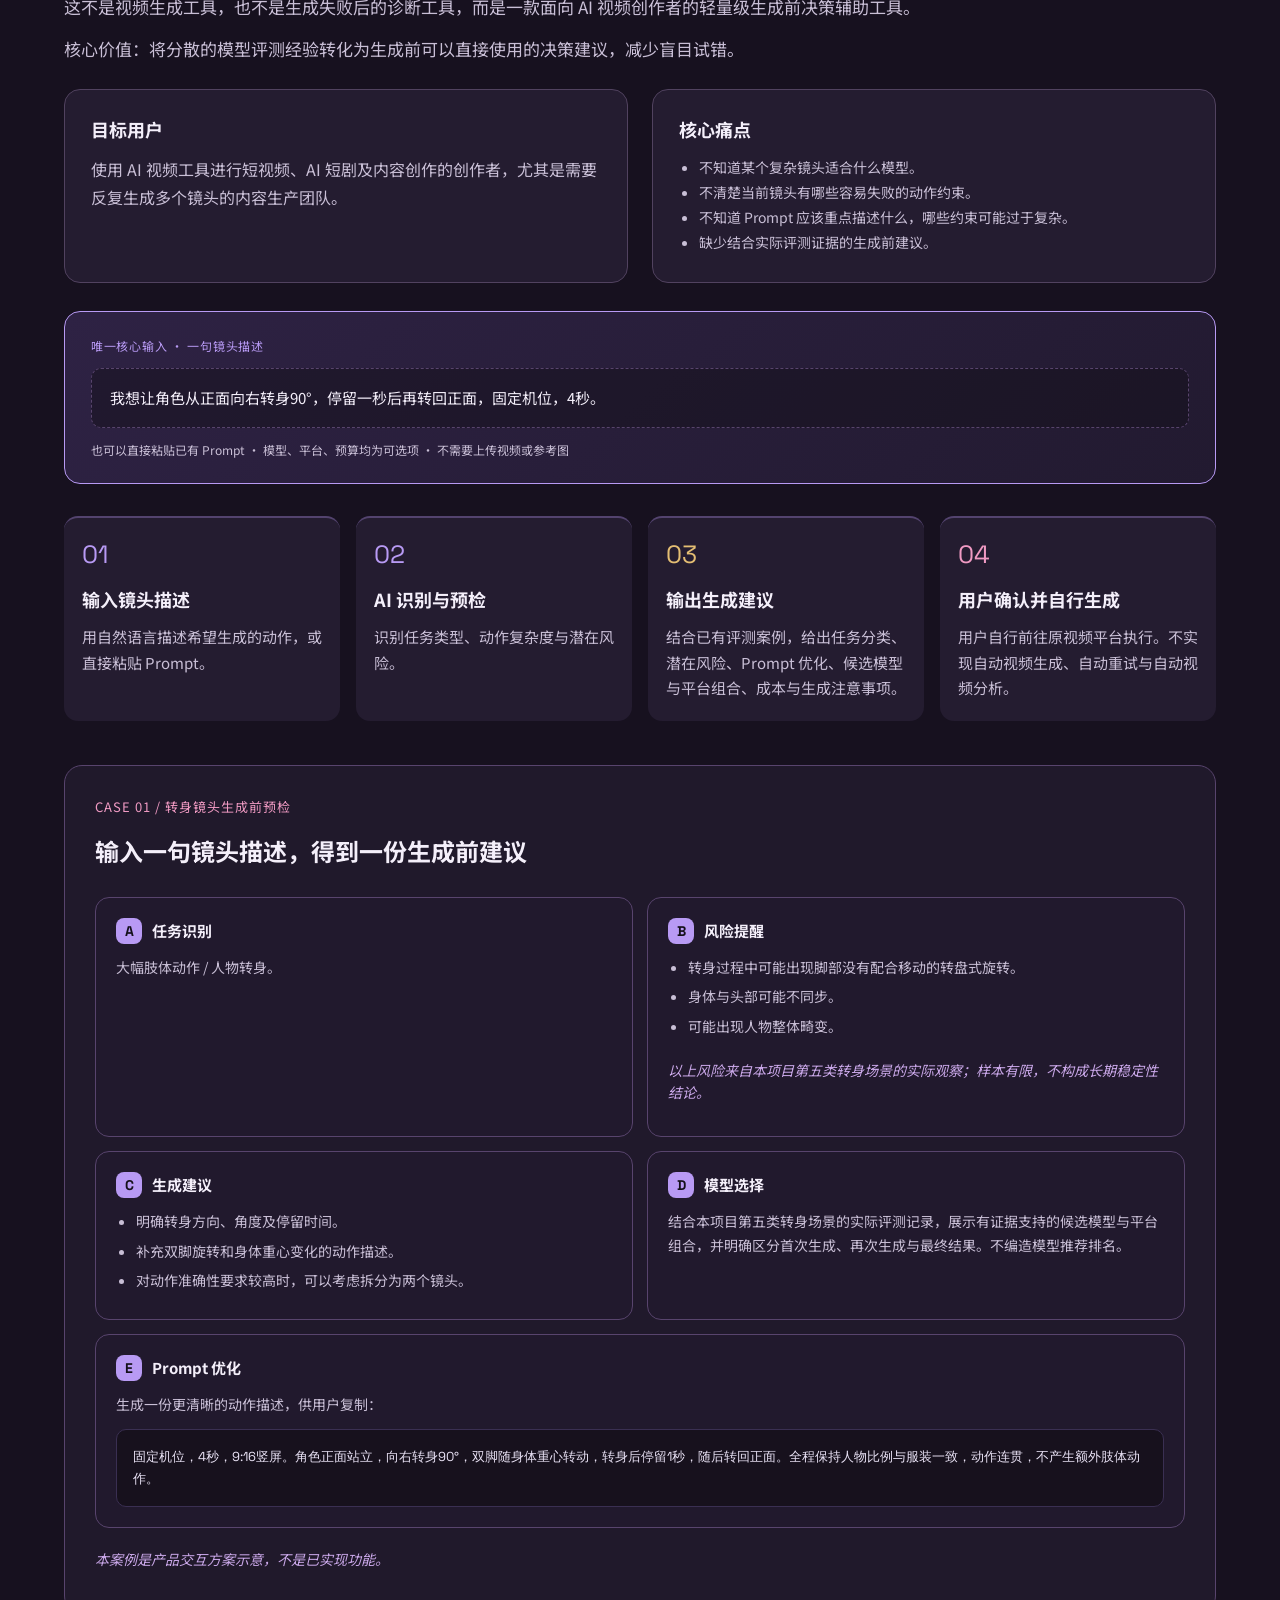
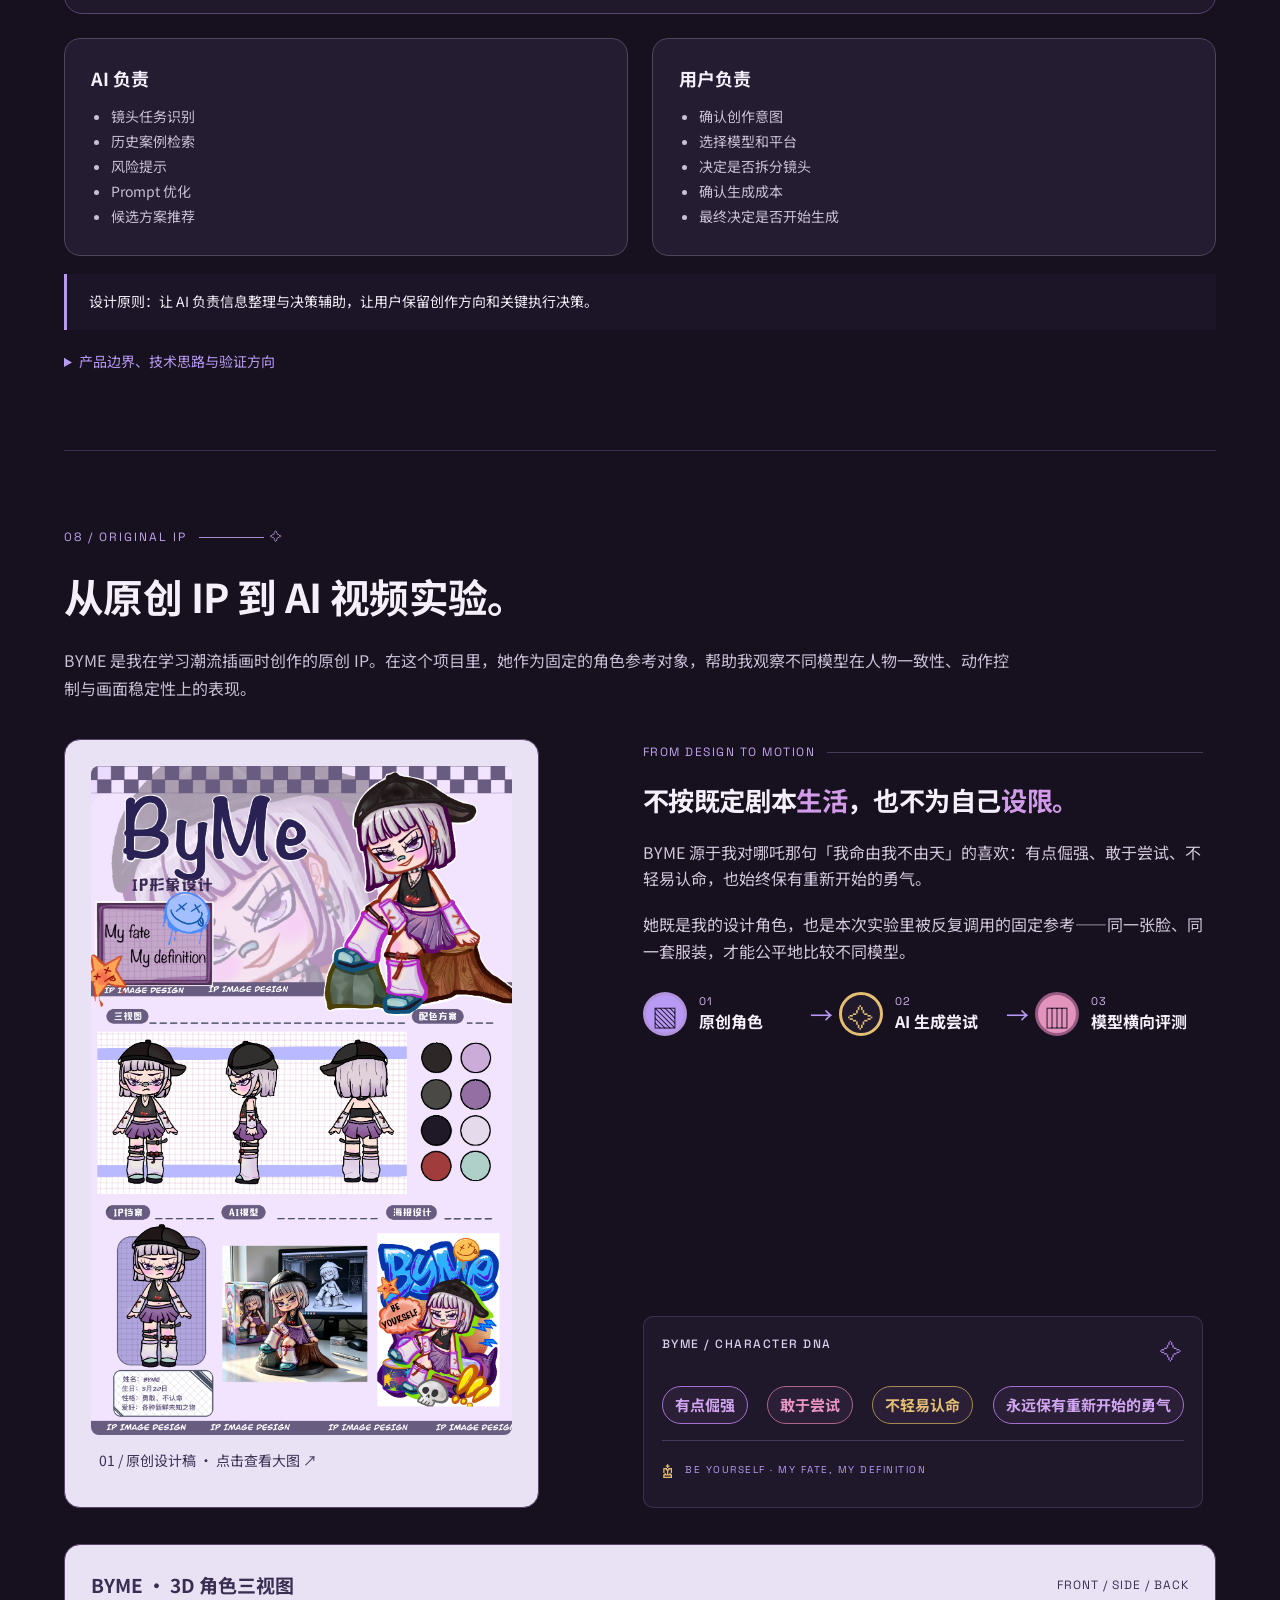
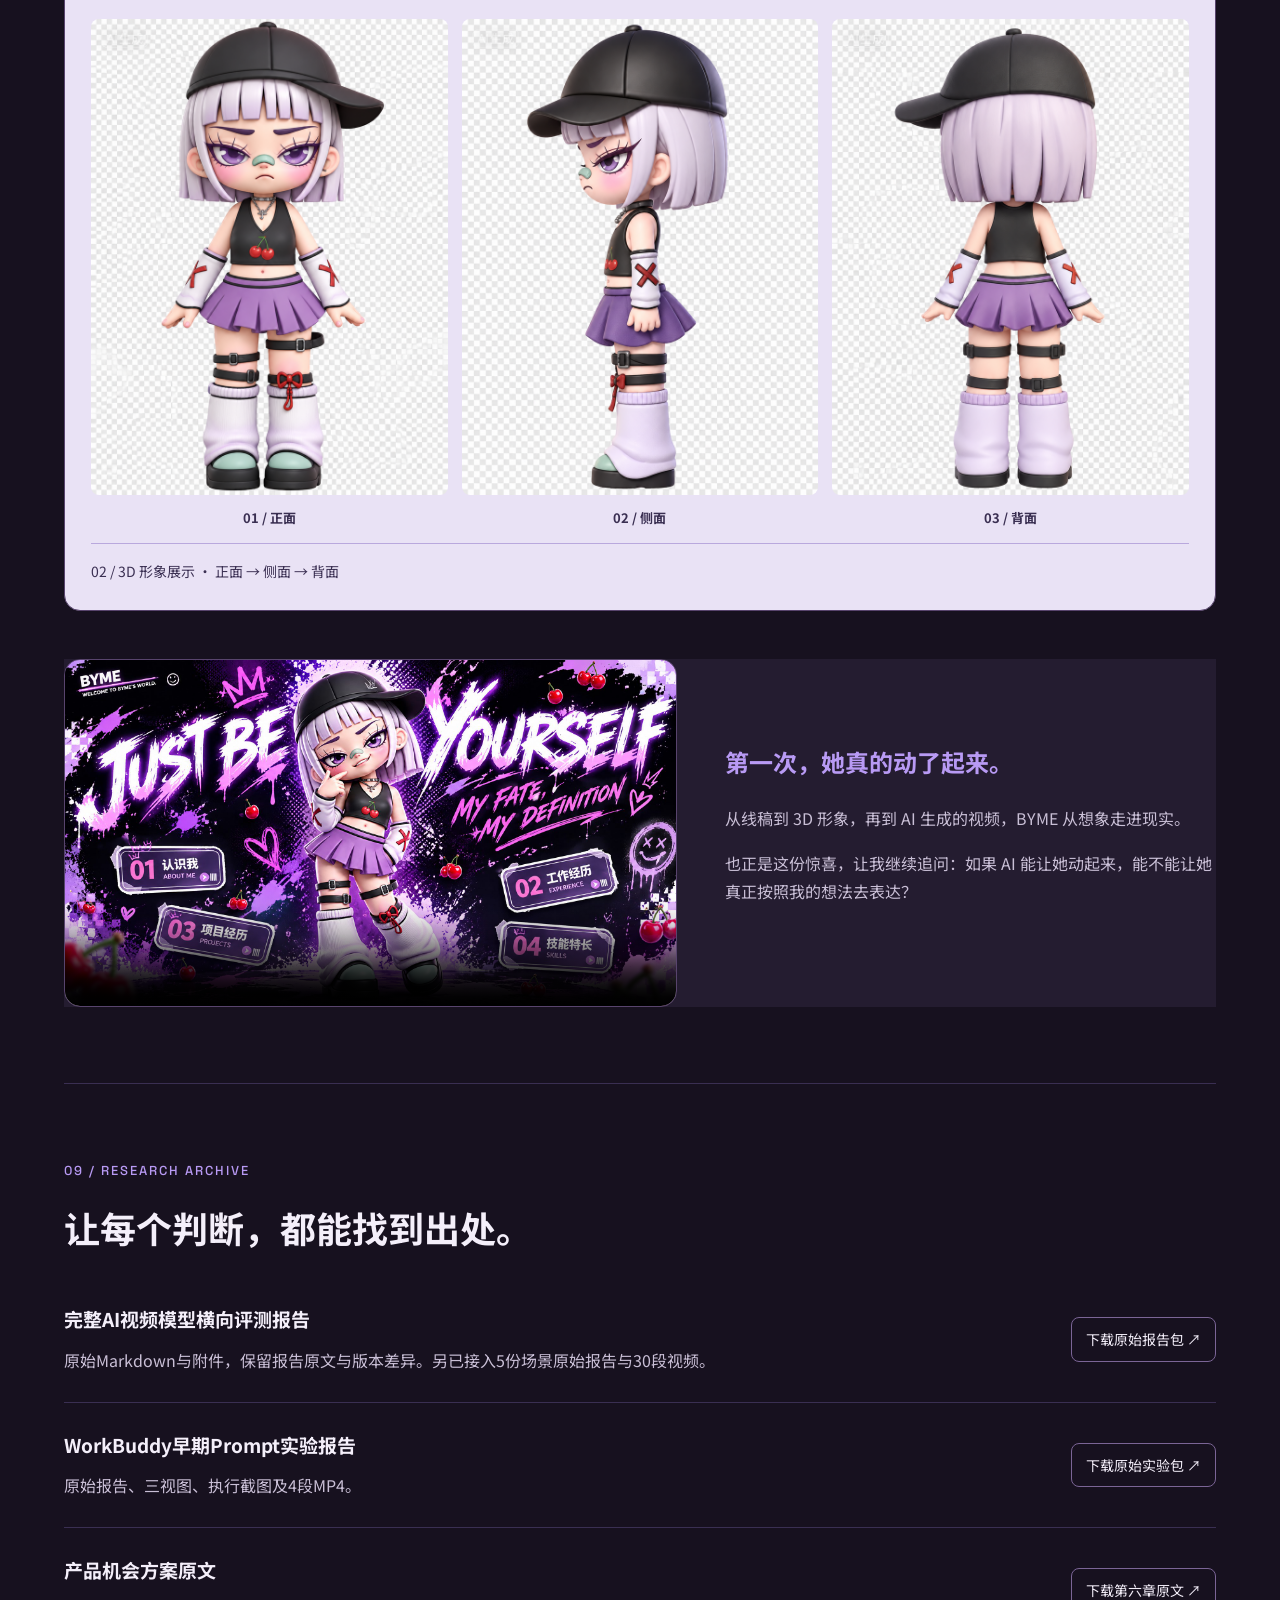
<file: projects/AI_Video_Evaluation.html>
<!doctype html>
<html lang="zh-CN"><head><meta charset="utf-8"><meta name="viewport" content="width=device-width,initial-scale=1"><title>AI Video Lab · BYME</title><meta name="description" content="从原创 IP 出发，探索 AI 视频模型横向评测与生成前决策。BYME · AI 产品经理作品集。"><link rel="icon" href="../assets/favicon.png"><link href="https://fonts.googleapis.com/css2?family=Archivo+Black&family=Space+Grotesk:wght@400;500;700&family=Noto+Sans+SC:wght@400;500;700;900&display=swap" rel="stylesheet"><link rel="stylesheet" href="AI_Video_Evaluation.css"><style>
.project-guide{margin-top:28px;padding:24px;border:1px solid #a77fd615;border-radius:24px;background:#17121e}.project-guide-heading{display:flex;align-items:baseline;justify-content:space-between;flex-wrap:wrap;gap:10px 24px}.project-guide-heading h2{margin:0;font:500 14px/1.6 "Space Grotesk",sans-serif;letter-spacing:1px;color:var(--accent)}.project-guide-heading p{margin:0;font-size:14px}.project-guide .contents{display:grid;grid-template-columns:repeat(4,minmax(0,1fr));padding:22px 0 0;gap:12px}.project-guide .contents a{display:flex;flex-direction:column;gap:4px;padding:13px 16px;border:1px solid #58446d;border-radius:12px;transition:background .2s,border-color .2s,transform .2s}.project-guide .contents a span{font:14px/1.5 "Space Grotesk",sans-serif;color:var(--accent)}.project-guide .contents a b{font-size:17px;font-weight:500;color:var(--ink)}.project-guide .contents a:hover{background:#a77fd610;border-color:var(--accent);transform:translateY(-2px)}.project-guide-archive{display:block;width:fit-content;margin:14px 0 0 auto;color:var(--dim);font-size:12px}.project-guide-archive:hover{color:var(--ink)}@media(max-width:760px){.project-guide{padding:20px;border-radius:20px}.project-guide-heading p{width:100%;font-size:13px}.project-guide .contents{grid-template-columns:repeat(2,minmax(0,1fr));gap:10px;padding-top:18px}.project-guide .contents a{padding:12px}.project-guide .contents a b{font-size:16px}}@media(max-width:340px){.project-guide .contents{grid-template-columns:1fr}}@media(prefers-reduced-motion:reduce){.project-guide .contents a{transition:none}.project-guide .contents a:hover{transform:none}}

.hero-story{max-width:42em}.hero-story p{margin:0 0 18px;line-height:1.9}.hero-story p:last-child{margin-bottom:0}.hero-story strong{color:var(--ink);font-weight:700}

/* Scoped to the original IP introduction only. */
#origin .design-story{grid-template-columns:minmax(0,.92fr) minmax(0,1fr);align-items:start;gap:clamp(28px,4vw,56px)}
#origin .design-board{width:90%;max-width:504px;justify-self:start}
#origin .design-copy{max-width:560px;padding-top:4px;align-self:stretch;display:flex;flex-direction:column}
#origin .design-copy>.eyebrow{margin-top:0}
#origin .design-copy>h3{font-size:clamp(24px,2.5vw,32px);line-height:1.5;margin:16px 0 26px}
#origin .design-copy>p:not(.eyebrow){font-size:17px;line-height:1.95;margin:0 0 26px}
#origin .character-dna{margin-top:auto;padding:24px;border:1px solid #c5a6e34d;border-radius:16px;background:linear-gradient(135deg,#3a285866,#221a3077);backdrop-filter:blur(12px);box-shadow:0 0 26px #a77fd60c,inset 0 1px 0 #e9e2f510}
#origin .character-dna h4{display:flex;justify-content:space-between;gap:12px;margin:0 0 20px;font:700 12px/1.6 'Space Grotesk',sans-serif;letter-spacing:1.5px;color:#d8cfec}
#origin .character-dna h4 span{font-size:22px;color:#a77fd6}
#origin .character-dna ul{display:flex;flex-wrap:wrap;gap:10px;list-style:none;margin:0;padding:0}
#origin .character-dna li{padding:7px 12px;border:1px solid #a77fd638;border-radius:20px;background:#a77fd60b;color:#e0d4ef;font-size:13px;transition:transform .18s ease,background .18s ease,border-color .18s ease}
#origin .character-dna li:hover{transform:translateY(-2px);background:#a77fd624;border-color:#c5a6e380}
#origin .character-dna>p{margin:22px 0 0;padding-top:16px;border-top:1px solid #a77fd629;font:11px/1.8 'Space Grotesk',sans-serif;letter-spacing:1px;color:#bcb0d1}
@media(max-width:760px){#origin .design-story{grid-template-columns:1fr;gap:28px}#origin .design-board{width:90%;justify-self:center}#origin .design-copy{max-width:none;padding-top:0;display:block}#origin .design-copy>p:not(.eyebrow){font-size:16px;margin-bottom:22px}#origin .character-dna{margin-top:26px;padding:20px}}
@media(prefers-reduced-motion:reduce){#origin .character-dna li{transition:none}#origin .character-dna li:hover{transform:none}}
</style><link rel="stylesheet" href="portfolio-readability.css"><link rel="stylesheet" href="origin-typography.css"></head><body>
<header><a class="brand" href="../index.html#screen-03">BYME<span>✦</span></a><span class="header-note">YU / PROJECT NOTES</span><a href="#comparison">查看对比 ↗</a></header>
<main>
<section class="hero" id="top"><div><p class="eyebrow">01 / AI VIDEO LAB · 产品研究</p><h1>让创意动起来，<br>也看清<span><em class="hero-failure">失败</em>在哪里。</span></h1><h2>AI视频模型横向评测<br>与产品机会探索</h2><div class="hero-story lead"><p>最开始，我只是想让自己设计的BYME按照想象动起来。</p><p>但真正尝试后才发现：AI能让角色动起来，却不一定能让她按照我的想法行动。</p><p>于是，我从一次转头实验出发，逐步展开多模型、多场景的生成评测，想弄清楚：<strong>不同模型究竟擅长什么，又在哪些地方容易出错？</strong></p></div><div class="tags"><span>原创 IP</span><span>模型横评</span><span>失败分析</span><span>AI 产品探索</span></div><div class="hero-actions"><a class="button" href="#origin">翻开实验笔记 ↓</a><span>从创作灵感，到模型评测与产品洞察 <i aria-hidden="true">⟶</i></span></div></div><figure class="byme-seated" aria-label="BYME 酷帅坐姿主视觉"><img src="../assets/byme-seated-hero-v2.png" alt="BYME 保留紫色短发、黑帽和樱桃上衣，坐下扶起墨镜的酷帅形象" fetchpriority="high" width="1024" height="1024"></figure></section>
<section id="snapshot" class="snapshot"><p class="eyebrow">PROJECT AT A GLANCE</p>
<h2>项目速览</h2>
<p class="intro">一次从真实创作需求出发的个人研究实践：设计评测方案，横向比较模型与平台通道，并进一步探索 AI 视频产品的机会。</p>
<div class="snapshot-grid">
<div class="panel snap-stat"><b>5 类</b><span>视频任务场景</span></div>
<div class="panel snap-stat"><b>30 段</b><span>原始生成视频</span></div>
<div class="panel snap-stat"><b>模型 × 通道</b><span>横向对比方式</span></div>
<div class="panel snap-wide"><h3>项目类型</h3><p>个人 AI 视频模型评测与产品研究实践。</p></div>
<div class="panel snap-wide"><h3>我的工作</h3><p>评测方案设计 · Prompt 设计与迭代 · 生成任务执行 · 结果观察与分析 · 成本比较 · 产品机会探索。</p></div>
<div class="panel snap-wide"><h3>最终产出</h3><p>评测报告 · 场景对比页面 · 原始视频证据 · 视频生成前置决策助手产品构想。</p></div>
</div></section>
<div class="project-guide" aria-labelledby="project-guide-title"><div class="project-guide-heading"><h2 id="project-guide-title">EXPLORE THE PROJECT</h2><p>从评测结论，到产品机会</p></div><nav class="contents" aria-label="项目章节"><a href="#top"><span>01</span><b>项目介绍</b><small>速览与背景</small><i aria-hidden="true">›</i></a><a href="#findings"><span>02</span><b>核心发现</b><small>四条结论</small><i aria-hidden="true">›</i></a><a href="#study"><span>03</span><b>评测方案</b><small>任务与指标</small><i aria-hidden="true">›</i></a><a href="#comparison"><span>04</span><b>场景对比</b><small>30 段视频</small><i aria-hidden="true">›</i></a><a href="#cost"><span>05</span><b>成本选型</b><small>场景化策略</small><i aria-hidden="true">›</i></a><a href="#early"><span>06</span><b>早期实验</b><small>Prompt 与 Agent</small><i aria-hidden="true">›</i></a><a href="#concept"><span>07</span><b>产品机会</b><small>生成前决策</small><i aria-hidden="true">›</i></a><a href="#origin"><span>08</span><b>原创 IP</b><small>BYME</small><i aria-hidden="true">›</i></a><a href="#resources"><span>09</span><b>成果资料</b><small>原始报告</small><i aria-hidden="true">›</i></a></nav></div>
<section id="findings"><p class="eyebrow">02 / KEY FINDINGS</p>
<h2>从生成结果，走向产品判断。</h2>
<p class="intro">这是本次有限样本探索中最值得先被看到的四条结论。每条按「观察现象 → 真实证据 → 产品判断」呈现；没有可靠评分数据的地方，只做定性描述，不虚构结论。</p>
<div class="findings-grid">
<article class="panel finding-v2"><span class="fnum">01 / PROMPT 约束</span><h3>Prompt 约束增加，不代表生成结果一定更好。</h3><dl class="fstruct"><dt>观察现象</dt><dd>WorkBuddy 转头实验中，约束最少的 A 与约束最完整的 C 都出现整体转动，C 还出现末帧跳变。</dd><dt>真实证据</dt><dd>A 极简描述→全身转动；B 详细描述首次全身转动、改用正面图首帧再次生成后才仅头部转动；C 强化约束→向左转动+末帧跳变。四段真实视频与 Agent 执行截图均在下方实验与对比页留档。</dd><dt>产品判断</dt><dd>B 同时改变了参考图和执行路径，不能把改善单独归因于 Prompt 结构；约束数量与生成稳定性之间不存在简单对应。</dd></dl></article>
<article class="panel finding-v2"><span class="fnum">02 / 平台通道</span><h3>同一基础模型，不同平台通道可能表现不同。</h3><dl class="fstruct"><dt>观察现象</dt><dd>MiniMax H3 经 WorkBuddy / Miora 通道调用与在 Miora 平台直接调用，画幅、背景和动作控制表现存在差异。</dd><dt>真实证据</dt><dd>场景 1 中 WorkBuddy/Miora 的 MiniMax H3 为 9:16、纯灰背景；Miora 平台同名模型为 3:4、背景未变纯灰、头身未保持。场景 5 转身任务两者结果也不同。</dd><dt>产品判断</dt><dd>只陈述观察到的差异，不推测平台内部算力、模型降级或 API 调参机制；选型时应把「平台通道」当作独立变量单独验证。</dd></dl></article>
<article class="panel finding-v2"><span class="fnum">03 / 任务边界</span><h3>没有适用于所有任务的绝对最优模型。</h3><dl class="fstruct"><dt>观察现象</dt><dd>同一模型在不同任务中的表现并不一致，任务难度越高差异越明显。</dd><dt>真实证据</dt><dd>转身场景中即梦 Seedance 2.0 Fast 与 2.5 都出现「无脚位变化」的转盘式转身；MiniMax H3 在拿苹果、行走任务表现稳定，却在转身中转了整圈；可灵多次出现额外表情与动作。</dd><dt>产品判断</dt><dd>应按具体任务（微表情 / 肢体 / 物理交互 / 行走 / 转身）分别选择候选组合，不做统一总排名。</dd></dl></article>
<article class="panel finding-v2"><span class="fnum">04 / 真实成本</span><h3>选型不能只看单次生成成本。</h3><dl class="fstruct"><dt>观察现象</dt><dd>价格更高的版本并没有在本样本中换来更好的转身结果。</dd><dt>真实证据</dt><dd>报告第 05 章成本核算显示即梦 Seedance 2.5 约 ¥7.2–7.6/次、2.0 Fast 约 ¥1.8–1.9/次，但两者转身样本都失败；WorkBuddy/Miora 通道部分任务经历拦截与重新提交。</dd><dt>产品判断</dt><dd>需把失败重试、生成效率、素材筛选和人工返工一并计入实际投入，而不是只比单次价格。</dd></dl></article>
</div>
<p class="margin-note">以上为本次条件下的探索性观察，受样本数量与随机性影响，不构成模型长期稳定性排名。</p></section>
<section id="study"><p class="eyebrow">03 / EVALUATION DESIGN</p><h2>不是谁最强，而是谁适合这一镜。</h2><p class="intro">面向预算有限的AI短剧创作者，在相同场景的参考图和Prompt下，探索首次生成素材的可用性。比较对象是“模型 × 平台通道”的实际组合。</p>
<div class="metric-block"><h3>八项评价指标</h3><p>统一输入下，对每次生成从以下维度定性观察。</p><div class="metric-grid">
<div class="metric"><b>01　指令遵循</b><span>是否按指定的动作、顺序和约束生成。</span></div>
<div class="metric"><b>02　角色一致性</b><span>人物五官、服装、发型是否稳定。</span></div>
<div class="metric"><b>03　动作合理性</b><span>动作是否自然，有无额外动作。</span></div>
<div class="metric"><b>04　视觉稳定性</b><span>背景、画面比例与道具是否异常变化。</span></div>
<div class="metric"><b>05　时间连续性</b><span>动作是否连贯，有无跳帧与末帧突变。</span></div>
<div class="metric"><b>06　成片可用性</b><span>是否满足实际内容生产要求。</span></div>
<div class="metric"><b>07　生成效率</b><span>从提交到获得可用素材的过程。</span></div>
<div class="metric"><b>08　成本</b><span>获得可用素材所需的实际生成投入。</span></div>
</div></div>
<div class="margin-note"><b>首次生成探索 ≠ 每个最终结果都来自首次提交</b><p>WorkBuddy部分任务经历审核与重新提交。页面区分首次提交与最终可用视频；不将“五类场景最终可用”转换为100%首次成功率。</p></div><link rel="stylesheet" href="formal-evaluation.css"></section>
<section id="comparison"><p class="eyebrow">04 / SCENARIO COMPARISON</p><h2>同一任务，逐项看结果。</h2><p class="intro">切换场景，即可按「测试目标 → 输入条件 → 模型与平台 → 视频对比 → 报告观察 → 可用性判断」逐项查看。五个独立场景包的 30 段原始 MP4 已接入，包含再次生成的版本会单独标注；场景结论帮助你在不逐个播放的情况下先读懂结果。</p><div class="formal-tabs" role="group" aria-label="正式评测场景"><button type="button" data-formal-scene="0" aria-pressed="true">微表情</button><button type="button" data-formal-scene="1" aria-pressed="false">挥手告别</button><button type="button" data-formal-scene="2" aria-pressed="false">拿起苹果</button><button type="button" data-formal-scene="3" aria-pressed="false">向前行走</button><button type="button" data-formal-scene="4" aria-pressed="false">转身回正</button></div><h3 id="formal-title"></h3><p id="formal-goal"></p>
<p class="scene-verdict" id="formal-conclusion"></p><div class="formal-evidence"><figure><a id="formal-image-link" target="_blank" rel="noopener"><img id="formal-image" alt=""></a><figcaption>报告原始输入参考图 · 非生成结果截图</figcaption></figure><div><p id="formal-note"></p><p>证据位置：各场景独立报告、原始视频和对应执行截图。未提供逐项数值评分，不补造分数。</p></div></div><div class="two formal-comparison"><article class="panel"><label for="formal-left">对照 A / 模型与平台</label><select id="formal-left"></select><div class="formal-media"></div><h4>报告观察</h4><p id="formal-left-observation"></p><h4>可用性判断</h4><p id="formal-left-verdict"></p></article><article class="panel"><label for="formal-right">对照 B / 模型与平台</label><select id="formal-right"></select><div class="formal-media"></div><h4>报告观察</h4><p id="formal-right-observation"></p><h4>可用性判断</h4><p id="formal-right-verdict"></p></article></div><p id="formal-status" role="status" aria-live="polite"></p><details class="formal-details"><summary>查看本场景原始Prompt</summary><pre id="formal-prompt"></pre></details><noscript><p>场景切换需要启用JavaScript；可在成果资料处下载原始报告包查看全部记录。</p></noscript><script type="application/json" id="formal-data">[{"title":"基础微表情：疑惑变惊讶","goal":"控制脸部微表情，检查面部形变及非目标动作。","image":"input-expression.png","note":"依据场景1独立报告逐模型记录。成功/失败为报告原标签，不代表完全满足所有约束，请同时查看偏差。 Miora Seedance的画幅：独立报告记为9:16，与总报告概括不一致；保留差异，以实际视频尺寸为辅助证据。","models":[["WorkBuddy / Miora · MiniMax H3","人物惊讶时会微向上抬头看。","原记录：✅ 成功。偏差记录：头部微抬头（但合理）。",{"videos":[{"src":"../assets/formal/scene-1/model-1-v1.mp4","label":"原始生成视频","original":"WorkBuddy - Step-5-Preview -   Miora - MiniMax H3.mp4"}],"images":["../assets/formal/scene-1/model-1-evidence-1.png"],"params":"Step-5-Preview | Miora |  MiniMax H3","conforms":"背景纯灰色，符合画面比例要求：9：16，角色形象服装图案基本保持原样，并按照所描述动作。"}],["Miora · MiniMax H3","人物惊讶时会微向上抬头看微抬手。","原记录：✅ 成功。偏差记录：画面比例为3：4，背景没变成纯灰色，头部和身体没有保持不动（但合理）。",{"videos":[{"src":"../assets/formal/scene-1/model-2-v1.mp4","label":"原始生成视频","original":"Moria- Step-5-Preview -MiniMax H3.mp4"}],"images":["../assets/formal/scene-1/model-2-evidence-1.png"],"params":"Step-5-Preview | MiniMax H3","conforms":"角色形象服装图案基本保持原样，并按照所描述动作。"}],["Miora · Seedance 2.0 Fast","人物惊讶时会微向上抬头看微抬手，并且惊讶的有层次感（二次惊讶）。","原记录：✅ 成功。偏差记录：背景没变成纯灰色，头部和身体没有保持不动（但合理），二次惊讶，不是平滑过度。",{"videos":[{"src":"../assets/formal/scene-1/model-3-v1.mp4","label":"原始生成视频","original":"Moria - Step-5-Preview -  seedance_2.0_fast.mp4"}],"images":["../assets/formal/scene-1/model-3-evidence-1.png"],"params":"Step-5-Preview | seedance_2.0_fast ","conforms":"符合画面比例要求：9：16，角色形象服装图案基本保持原样，并按照所描述动作。"}],["即梦AI · Seedance 2.0 Fast","人物惊讶时会微向上抬头看。","原记录：✅ 成功。偏差记录：头部微抬头（但合理）。",{"videos":[{"src":"../assets/formal/scene-1/model-4-v1.mp4","label":"原始生成视频","original":"即梦-seedance 2.0 fast.mp4"}],"images":["../assets/formal/scene-1/model-4-evidence-1.png"],"params":"Seedance 2.0 Fast","conforms":"背景纯灰色，符合画面比例要求：9：16，角色形象服装图案基本保持原样，并按照所描述动作。"}],["可灵AI · 视频3.0","角色先嘴角向下，再转身变惊讶表情","原记录：❌ 失败。偏差记录：画面比例为3：4，背景没变成纯灰色，头部和身体没有保持不动，且模型加了额外的“表情变化+转身”",{"videos":[{"src":"../assets/formal/scene-1/model-5-v1.mp4","label":"原始生成视频","original":"可灵-视频3.0.mp4"}],"images":["../assets/formal/scene-1/model-5-evidence-1.png"],"params":"视频 3.0","conforms":"角色形象服装图案基本保持原样。"}]],"prompt":"以输入图片作为第一帧，生成4秒视频。角色保持全身站立静止，双脚、身体、双手和头部位置完全不变。仅面部表情发生变化：从当前微皱眉的无表情状态，平滑过渡到微微睁大眼睛、眉毛轻挑的惊讶表情。嘴巴轻微张开。角色一致性要求： 保持原角色的淡紫色短发、黑色鸭舌帽、紫色眼睛、绿色鼻贴、黑色背心、紫色百褶裙原有配饰。角色的脸部结构、头身比例、服装设计、颜色、材质和 3D 卡通风格保持一致，不重新设计或添加装饰。背景为纯浅灰色、无纹理，镜头固定，4秒，9:16竖屏。","link":"https://my.feishu.cn/docx/DCjodYUCEoBqVjxcaurcQAWwnod","conclusion":"5 个组合中 4 个记为成功，但普遍伴随「微抬头」等非目标动作；仅 WorkBuddy/Miora 通道与即梦稳定保持 9:16 与纯灰背景，可灵因额外转身记为失败。简单表情整体可用，但「绝对静止」不易达成。"},{"title":"局部肢体控制：挥手告别","goal":"仅控制单侧小臂与手掌，检查躯干联动与肢体结构。","image":"input-wave.png","note":"依据场景2独立报告逐模型记录。成功/失败为报告原标签，不代表完全满足所有约束，请同时查看偏差。","models":[["WorkBuddy / Miora · MiniMax H3","人物偏头挥手，背景没有处理好。","原记录：✅ 成功。偏差记录：背景部分没有处理好，角色偏头，出现额外动作。",{"videos":[{"src":"../assets/formal/scene-2/model-1-v1.mp4","label":"原始生成视频","original":"WorkBuddy - Step-5-Preview -   Miora - MiniMax H3.mp4"}],"images":["../assets/formal/scene-2/model-1-evidence-1.png"],"params":"Step-5-Preview | Miora |  MiniMax H3","conforms":"背景大部分为纯灰色，符合画面比例要求：9：16，角色形象服装图案大部分保持原样，并按照所描述动作。"}],["Miora · MiniMax H3","在角色挥手时，身体和头部随之摆动。","原记录：✅ 成功。偏差记录：背景没变成纯灰色，角色身体和头随手部摆动，出现额外动作。",{"videos":[{"src":"../assets/formal/scene-2/model-2-v1.mp4","label":"原始生成视频","original":"Moria- Step-5-Preview -MiniMax H3.mp4"}],"images":["../assets/formal/scene-2/model-2-evidence-1.png"],"params":"Step-5-Preview | MiniMax H3","conforms":"符合画面比例要求：9：16，角色形象服装图案基本保持原样，并按照所描述动作。"}],["Miora · Seedance 2.0 Fast","在先微微下蹲之后挥手，挥手时，头部和头发随手摆动。","原记录：✅ 成功。偏差记录：画面比例为3：4，背景没变成纯灰色，下蹲，和头部/头发摆动，出现额外动作。",{"videos":[{"src":"../assets/formal/scene-2/model-3-v1.mp4","label":"原始生成视频","original":"Moria - Step-5-Preview -  seedance_2.0_fast.mp4"}],"images":["../assets/formal/scene-2/model-3-evidence-1.png"],"params":"Step-5-Preview | seedance_2.0_fast ","conforms":"角色形象服装图案保持原样，并按照所描述动作。"}],["即梦AI · Seedance 2.0 Fast","挥手时头部轻微摆动，画面不是全身展现。","原记录：✅ 成功。偏差记录：头部轻微摆动，未全身展现画面。",{"videos":[{"src":"../assets/formal/scene-2/model-4-v1.mp4","label":"原始生成视频","original":"即梦-seedance 2.0 fast.mp4"}],"images":["../assets/formal/scene-2/model-4-evidence-1.png"],"params":"Seedance 2.0 Fast","conforms":"背景为纯灰色，符合画面比例要求：9：16，角色形象服装图案保持原样，并按照所描述动作。"}],["可灵AI · 视频3.0","在背景跳变，挥手时，身体和大臂也跟着摆动，大臂出现缺陷，表情发生变化。","原记录：❌ 失败。偏差记录：画面比例为3：4，背景跳变，身体和大臂也跟着摆动，大臂出现缺陷，表情发生变化。",{"videos":[{"src":"../assets/formal/scene-2/model-5-v1.mp4","label":"原始生成视频","original":"可灵-视频3.0.mp4"}],"images":["../assets/formal/scene-2/model-5-evidence-1.png"],"params":"视频 3.0","conforms":"角色形象服装图案大部分保持原样，基本按照所描述动作。"}]],"prompt":"基于输入图片生成4秒视频。角色保持站立，身体、头部、双腿完全静止。仅抬起右手（画面左侧的手），大臂不动，小臂以手肘为轴心向上抬起，右手手掌在肩膀高度左右摆动两次（挥手），然后自然停留在举起的状态。左手保持自然下垂。角色一致性要求： 保持原角色的淡紫色短发、黑色鸭舌帽、紫色眼睛、绿色鼻贴、黑色背心、紫色百褶裙原有配饰。角色的脸部结构、头身比例、服装设计、颜色、材质和 3D 卡通风格保持一致，不重新设计或添加装饰。背景为纯浅灰色、无纹理，镜头固定，4秒，9:16竖屏。","link":"https://my.feishu.cn/docx/IcJVdtodioNvwqxUefycL4IQnqg","conclusion":"多数组出现头部或躯干联动、下蹲等额外动作；WorkBuddy/Miora 背景局部未处理干净，可灵因背景跳变与肢体缺陷记为失败。局部肢体控制仍容易牵连全身。"},{"title":"物理交互：拿起红苹果","goal":"验证手与物体接触、空间关系及动作顺序。","image":"input-apple.png","note":"依据场景3独立报告逐模型记录。成功/失败为报告原标签，不代表完全满足所有约束，请同时查看偏差。 Miora Seedance提供两段视频：01微抬头，02为报告记载的自动修复结果，二者均保留。","models":[["WorkBuddy / VideoGen · Seedance 2.5","角色出现表情变化（皱眉）拿苹果，拿起时，脚步微微移动。","原记录：✅ 成功。偏差记录：人物出现皱眉，脚步移动。",{"videos":[{"src":"../assets/formal/scene-3/model-1-v1.mp4","label":"原始生成视频","original":"WorkBuddy - Step-5-Preview -   VideoGen - Seedance 2.5.mp4"}],"images":["../assets/formal/scene-3/model-1-evidence-1.png"],"params":"Step-5-Preview | VideoGen |  Seedance 2.5","conforms":"背景纯灰色，符合画面比例要求：9：16，角色形象服装图案基本保持原样，并按照所描述动作。"}],["WorkBuddy / Miora · MiniMax H3","角色按照提示词动作，无额外动作。","原记录：✅ 成功。偏差记录：无。",{"videos":[{"src":"../assets/formal/scene-3/model-2-v1.mp4","label":"原始生成视频","original":"WorkBuddy - Step-5-Preview -   Miora - MiniMax H3.mp4"}],"images":["../assets/formal/scene-3/model-2-evidence-1.png"],"params":"Step-5-Preview | Miora |  MiniMax H3","conforms":"背景纯灰色，符合画面比例要求：9：16，角色形象服装图案基本保持原样，并按照所描述动作。"}],["Miora · MiniMax H3","角色向前走一步拿起苹果，最后看向画面的正前面，而非人物原先方向的正前面（提示词模糊问题，不计入错误）。","原记录：✅ 成功。偏差记录：角色向前走一步，出现额外动作",{"videos":[{"src":"../assets/formal/scene-3/model-3-v1.mp4","label":"原始生成视频","original":"Moria- Step-5-Preview -MiniMax H3.mp4"}],"images":["../assets/formal/scene-3/model-3-evidence-1.png"],"params":"Step-5-Preview | MiniMax H3","conforms":"背景纯灰色，符合画面比例要求：9：16，角色形象服装图案基本保持原样，并按照所描述动作。"}],["Miora · Seedance 2.0 Fast","视频一角色向正前方微微抬头看，自动修复为视频二向前看。","原记录：✅ 成功。偏差记录：无 包含再次生成/修复版本，不作为单次成功证据。",{"videos":[{"src":"../assets/formal/scene-3/model-4-v1.mp4","label":"视频01 · 原始结果（微抬头）","original":"Moria - Step-5-Preview -  seedance_2.0_fast_01.mp4"},{"src":"../assets/formal/scene-3/model-4-v2.mp4","label":"视频02 · 报告记为自动修复后的版本","original":"Moria - Step-5-Preview -  seedance_2.0_fast_02.mp4"}],"images":["../assets/formal/scene-3/model-4-evidence-1.png"],"params":"Step-5-Preview | seedance_2.0_fast ","conforms":"背景纯灰色，符合画面比例要求：9：16，角色形象服装图案基本保持原样，并按照所描述动作。"}],["即梦AI · Seedance 2.0 Fast","角色按照提示词动作，无额外动作。","原记录：✅ 成功。偏差记录：无",{"videos":[{"src":"../assets/formal/scene-3/model-5-v1.mp4","label":"原始生成视频","original":"即梦-seedance 2.0 fast.mp4"}],"images":["../assets/formal/scene-3/model-5-evidence-1.png"],"params":"Seedance 2.0 Fast","conforms":"背景纯灰色，符合画面比例要求：9：16，角色形象服装图案基本保持原样，并按照所描述动作。"}],["可灵AI · 视频3.0","拿起苹果后，角色微微张嘴。","原记录：✅ 成功。偏差记录：微微张嘴。",{"videos":[{"src":"../assets/formal/scene-3/model-6-v1.mp4","label":"原始生成视频","original":"可灵-视频3.0.mp4"}],"images":["../assets/formal/scene-3/model-6-evidence-1.png"],"params":"视频 3.0","conforms":"背景纯灰色，符合画面比例要求：9：16，角色形象服装图案基本保持原样，并按照所描述动作。"}]],"prompt":"以输入图片为第一帧。保持画面中的木桌、苹果、背景和角色特征完全不变。角色双脚站立不动，上半身微微前倾，腰部自然弯曲，同时头部微微低下，视线看向桌上的红苹果。接着抬起右手，手指自然张开，伸向右侧桌面，握住红苹果。拿到苹果后，上半身恢复直立，头部回正，视线看向正前方，将苹果送到胸前。动作连贯自然，手部与苹果接触符合物理规律。苹果不变形、不消失、不悬浮。角色一致性要求： 保持原角色的淡紫色短发、黑色鸭舌帽、紫色眼睛、绿色鼻贴、黑色背心、紫色百褶裙原有配饰。角色的脸部结构、头身比例、服装设计、颜色、材质和 3D 卡通风格保持一致，不重新设计或添加装饰。背景为纯浅灰色、无纹理，镜头固定，4秒，9:16竖屏。","link":"https://my.feishu.cn/docx/EnxqdNvDxo7FfqxgzmOcYeN5nzA","conclusion":"6 个组合均记为成功，WorkBuddy/Miora 与即梦没有额外动作；Miora 的 Seedance 结果包含再次生成 / 修复版本，不计为单次成功。物理交互任务整体可用性较高。"},{"title":"空间动作：向前行走两步","goal":"检查移动时人物结构、自然步态与背景连续性。","image":"input-walk.png","note":"依据场景4独立报告逐模型记录。成功/失败为报告原标签，不代表完全满足所有约束，请同时查看偏差。","models":[["WorkBuddy / VideoGen · Seedance 2.5","角色表情出现变化，先耸肩后向前走，走路较快，肢体出现畸变。","原记录：❌ 失败。偏差记录：画面比例3：4，表情出现变化，出现多余耸肩动作，走路不平缓，身体畸变。",{"videos":[{"src":"../assets/formal/scene-4/model-1-v1.mp4","label":"原始生成视频","original":"WorkBuddy - Step-5-Preview -   VideoGen - Seedance 2.5.mp4"}],"images":["../assets/formal/scene-4/model-1-evidence-1.png","../assets/formal/scene-4/model-1-evidence-2.png"],"params":"Step-5-Preview | VideoGen |  Seedance 2.5","conforms":"背景保持了纯灰色，角色形象服装图案大部分保持原样，并大致按照所描述动作。"}],["WorkBuddy / Miora · MiniMax H3","角色平缓的向前走，按照提示词动作，无额外动作。","原记录：✅ 成功。偏差记录：无。",{"videos":[{"src":"../assets/formal/scene-4/model-2-v1.mp4","label":"原始生成视频","original":"WorkBuddy - Step-5-Preview -   Miora - MiniMax H3.mp4"}],"images":["../assets/formal/scene-4/model-2-evidence-1.png"],"params":"Step-5-Preview | Miora |  MiniMax H3","conforms":"背景纯灰色，符合画面比例要求：9：16，角色形象服装图案基本保持原样，并按照所描述动作。"}],["Miora · MiniMax H3","角色平缓的向前走，按照提示词动作，无额外动作。","原记录：✅ 成功。偏差记录：画面比例3：4。",{"videos":[{"src":"../assets/formal/scene-4/model-3-v1.mp4","label":"原始生成视频","original":"Moria- Step-5-Preview -MiniMax H3.mp4"}],"images":["../assets/formal/scene-4/model-3-evidence-1.png"],"params":"Step-5-Preview | MiniMax H3","conforms":"背景纯灰色，角色形象服装图案基本保持原样，并按照所描述动作。"}],["Miora · Seedance 2.0 Fast","角色平缓的向前走，按照提示词动作，无额外动作。","原记录：✅ 成功。偏差记录：画面比例3：4。",{"videos":[{"src":"../assets/formal/scene-4/model-4-v1.mp4","label":"原始生成视频","original":"Moria - Step-5-Preview -  seedance_2.0_fast.mp4"}],"images":["../assets/formal/scene-4/model-4-evidence-1.png"],"params":"Step-5-Preview | seedance_2.0_fast ","conforms":"背景纯灰色，角色形象服装图案基本保持原样，并按照所描述动作。"}],["即梦AI · Seedance 2.0 Fast","角色平缓的向前走，按照提示词动作，无额外动作。","原记录：✅ 成功。偏差记录：无。",{"videos":[{"src":"../assets/formal/scene-4/model-5-v1.mp4","label":"原始生成视频","original":"即梦-seedance 2.0 fast.mp4"}],"images":["../assets/formal/scene-4/model-5-evidence-1.png"],"params":"Seedance 2.0 Fast","conforms":"背景纯灰色，符合画面比例要求：9：16，角色形象服装图案基本保持原样，并按照所描述动作。"}],["可灵AI · 视频3.0","角色向前走，出现皱眉。","原记录：✅ 成功。偏差记录：表情出现皱眉。",{"videos":[{"src":"../assets/formal/scene-4/model-6-v1.mp4","label":"原始生成视频","original":"可灵-视频3.0.mp4"}],"images":["../assets/formal/scene-4/model-6-evidence-1.png"],"params":"视频 3.0","conforms":"背景纯灰色，角色形象服装图案基本保持原样，并按照所描述动作。"}]],"prompt":"以输入图片为第一帧，生成4秒视频。角色正面朝向镜头，双腿交替向前走两步，步伐节奏平稳，身体重心随之轻微起伏。\n\n【次级运动】：行走时，双臂自然前后摆动，不能僵硬下垂；角色的淡紫色短发和紫色百褶裙下摆随着步伐产生自然的物理晃动。\n\n【生命体征】：在行走过程中，角色自然眨眼1-2次，脸部保持自然神态。\n\n【严格约束】：保持原角色的淡紫色短发、黑色鸭舌帽、紫色眼睛、绿色鼻贴、黑色背心、紫色百褶裙原有配饰。角色的脸部结构、头身比例、服装设计、颜色、材质和 3D 卡通风格保持一致，不重新设计或添加装饰。背景保持纯灰色，不发生变化。背景为纯浅灰色、无纹理，镜头固定，4秒，9:16竖屏。","link":"https://my.feishu.cn/docx/UJANdFl9NowJEyxGpETcEZMKnRh","conclusion":"5 个记为成功，但 Miora 通道两组沿用了输入图的 3:4 画幅；WorkBuddy/Seedance 2.5 因画幅错误、耸肩与肢体畸变记为失败。输入图画幅会明显影响输出比例。"},{"title":"大幅动作：转身背对镜头再转回来","goal":"检查转动后的角色一致性、脚步配合与回正状态。","image":"input-turn.png","note":"依据场景5独立报告逐模型记录。成功/失败为报告原标签，不代表完全满足所有约束，请同时查看偏差。 标题写背对镜头，但Prompt要求约90°侧身回正。独立报告与附件文件名均标注Miora Seedance 2.0 Fast；总报告第05章的2.5成本不能直接归给此视频。","models":[["WorkBuddy / VideoGen · Seedance 2.5","角色身体出现畸变，向左侧转动，转了一整圈回到正面。转动时，无重心切换，只是保持右脚跟抬起，。","原记录：❌ 失败。偏差记录：未按照按照所描述动作，身体出现畸变。",{"videos":[{"src":"../assets/formal/scene-5/model-1-v1.mp4","label":"原始生成视频","original":"WorkBuddy - Step-5-Preview -   VideoGen - Seedance 2.5.mp4"}],"images":["../assets/formal/scene-5/model-1-evidence-1.png"],"params":"Step-5-Preview | VideoGen |  Seedance 2.5","conforms":"背景纯灰色，符合画面比例要求：9：16，角色形象服装图案大部分保持原样。"}],["WorkBuddy / Miora · MiniMax H3","角色按照提示词转身，无额外动作。","原记录：✅ 成功。偏差记录：无。 此为经历3次拦截后的最终结果，不是首次提交成功。",{"videos":[{"src":"../assets/formal/scene-5/model-2-v1.mp4","label":"原始生成视频","original":"WorkBuddy - Step-5-Preview -   Miora - MiniMax H3.mp4"}],"images":["../assets/formal/scene-5/model-2-evidence-1.png","../assets/formal/scene-5/model-2-evidence-2.png"],"params":"Step-5-Preview | Miora |  MiniMax H3","conforms":"背景纯灰色，符合画面比例要求：9：16，角色形象服装图案基本保持原样，并按照所描述动作。"}],["Miora · MiniMax H3","角色向右转了一圈后回到正面。","原记录：❌ 失败。偏差记录：未按指令向右转后转过来，而是转了一圈。",{"videos":[{"src":"../assets/formal/scene-5/model-3-v1.mp4","label":"原始生成视频","original":"Moria- Step-5-Preview -MiniMax H3.mp4"}],"images":["../assets/formal/scene-5/model-3-evidence-1.png"],"params":"Step-5-Preview | MiniMax H3","conforms":"背景纯灰色，符合画面比例要求：9：16，角色形象服装图案基本保持原样。"}],["Miora · Seedance 2.0 Fast","角色按照提示词转身，无额外动作。","原记录：✅ 成功。偏差记录：无。",{"videos":[{"src":"../assets/formal/scene-5/model-4-v1.mp4","label":"原始生成视频","original":"Moria - Step-5-Preview -  seedance_2.0_fast.mp4"}],"images":["../assets/formal/scene-5/model-4-evidence-1.png"],"params":"Step-5-Preview | seedance_2.0_fast ","conforms":"背景纯灰色，符合画面比例要求：9：16，角色形象服装图案基本保持原样，并按照所描述动作。"}],["即梦AI · Seedance 2.0 Fast","转身时，无脚的重心变化，像站在转盘上。","原记录：❌ 失败。偏差记录：转动无脚位变化，不符合人体动作规律。",{"videos":[{"src":"../assets/formal/scene-5/model-5-v1.mp4","label":"原始生成视频","original":"即梦-seedance 2.0 fast.mp4"}],"images":["../assets/formal/scene-5/model-5-evidence-1.png"],"params":"Seedance 2.0 Fast","conforms":"背景纯灰色，符合画面比例要求：9：16，角色形象服装图案基本保持原样，并大致按照所描述动作。"}],["即梦AI · Seedance 2.5","转身时，无脚的重心变化，像站在转盘上。","原记录：❌ 失败。偏差记录：转动无脚位变化，不符合人体动作规律。",{"videos":[{"src":"../assets/formal/scene-5/model-6-v1.mp4","label":"原始生成视频","original":"即梦-sendance 2.5.mp4"}],"images":["../assets/formal/scene-5/model-6-evidence-1.png"],"params":"Seedance 2.5","conforms":"背景纯灰色，符合画面比例要求：9：16，角色形象服装图案基本保持原样，并大致按照所描述动作。"}],["可灵AI · 视频3.0","角色转动时，出现表情变化和手微抬。","原记录：✅ 成功。偏差记录：出现表情变化和手微抬的额外动作。",{"videos":[{"src":"../assets/formal/scene-5/model-7-v1.mp4","label":"原始生成视频","original":"可灵-视频3.0.mp4"}],"images":["../assets/formal/scene-5/model-7-evidence-1.png"],"params":"视频 3.0","conforms":"背景纯灰色，符合画面比例要求：9：16，角色形象服装图案基本保持原样，并大致按照所描述动作。"}]],"prompt":"以输入图片作为第一帧，生成4秒视频。角色从正面朝向镜头，身体带动头部向右侧缓慢转身约90度，呈现侧身姿态，短暂停留后，再自然转回正面朝向镜头。\n\n【身体与步伐】：转身时，双脚配合身体自然转动、微调脚步（如脚跟微抬、脚尖碾转），重心在两脚之间自然切换，坚决不出现脚底打滑或滑步现象。整个过程身体平稳，不扭曲、不摇晃。\n\n【运动细节】：视线先行，头部跟随身体方向转动，不脱节。\n\n【次级运动】：转身和回正时，淡紫色短发和紫色百褶裙下摆因惯性产生自然的甩动和飘动。\n\n【严格约束】：保持角色的黑色鸭舌帽、紫色眼睛、绿色鼻贴、樱桃背心、百褶裙等特征完全一致。转回正面时，面部五官和服装必须与初始状态一模一样，绝不换人。背景纯浅灰色、无纹理，固定机位，4秒，9:16竖屏。","link":"https://my.feishu.cn/docx/IkSjdFR61oYG7UxVExvcFrgan5e","conclusion":"7 个组合中 3 个记为成功。即梦 Seedance 2.0 Fast 与 2.5 都出现「无脚位变化」的转盘式转身，多组转整圈；WorkBuddy/Miora 为 3 次拦截后的最终结果，并非首次成功。注：原任务标题写「转身背对镜头再转回来」，但记录的 Prompt 实际要求约 90° 侧身后回正，此处保留原始标题与实验事实。"}]</script><script src="formal-evaluation.js"></script></section>
<section id="cost"><p class="eyebrow">05 / COST &amp; MODEL SELECTION</p>
<h2>成本不能只看单次生成价格。</h2>
<div class="formal-cost"><h3>成本与场景化选型</h3>
<p>下表成本来源于原始评测报告第 05 章，按各平台套餐积分核算，美元按 1:7.2 换算。它对应评测当时的价格，不代表当前实时报价，也不包含尚未核实的人工处理成本。表中已按实际记录区分 Seedance 2.0 Fast 与 Seedance 2.5，不混用价格。</p><div class="formal-table"><table><thead><tr><th>平台 / 模型</th><th>报告成本 / 次</th><th>适用边界</th></tr></thead><tbody><tr><td>Miora / MiniMax H3</td><td>约¥0.89</td><td>优先验证简单镜头；转身样本失败</td></tr><tr><td>WorkBuddy / Miora / MiniMax H3</td><td>约¥0.96</td><td>五场景最终结果可继续使用；部分任务重新提交</td></tr><tr><td>Miora / Seedance 2.5（第05章）</td><td>约¥1.49</td><td>可作为动作任务候选；转身版本记录存在差异</td></tr><tr><td>即梦AI / Seedance 2.0 Fast</td><td>约¥1.8–1.9 · 20积分</td><td>本次转身脚步不协调</td></tr><tr><td>即梦AI / Seedance 2.5</td><td>约¥7.2–7.6 · 80积分</td><td>4倍成本，本次转身问题仍存在</td></tr><tr><td>可灵AI</td><td>约¥1.87–2.11</td><td>额外表演需筛选，不能默认可用</td></tr></tbody></table></div>

<h3>按任务场景选型的四条思路</h3>
<div class="strategy-grid">
<article class="panel"><h3>简单表情 / 正面镜头</h3><p>优先验证成本较低、表现稳定的候选组合。</p></article>
<article class="panel"><h3>肢体控制 / 物理交互</h3><p>重点关注动作准确性、额外动作与物理合理性。</p></article>
<article class="panel"><h3>行走 / 转身</h3><p>重点关注身体结构、脚步与空间连续性。</p></article>
<article class="panel"><h3>严格分镜生产</h3><p>优先考虑可用性与返工成本，而不是只看单次生成价格。</p></article>
</div>
<details class="formal-details"><summary>查看报告中的真实套餐截图</summary><div class="two formal-price-images"><figure><a href="../assets/formal/price-workbuddy.png" target="_blank" rel="noopener"><img loading="lazy" src="../assets/formal/price-workbuddy.png" alt="WorkBuddy 套餐截图"></a><figcaption>WorkBuddy 套餐截图 · 点击查看原图</figcaption></figure><figure><a href="../assets/formal/price-jimeng.png" target="_blank" rel="noopener"><img loading="lazy" src="../assets/formal/price-jimeng.png" alt="即梦AI 套餐截图"></a><figcaption>即梦AI 套餐截图 · 点击查看原图</figcaption></figure><figure><a href="../assets/formal/price-miora.png" target="_blank" rel="noopener"><img loading="lazy" src="../assets/formal/price-miora.png" alt="Miora 套餐截图"></a><figcaption>Miora 套餐截图 · 点击查看原图</figcaption></figure><figure><a href="../assets/formal/price-kling.png" target="_blank" rel="noopener"><img loading="lazy" src="../assets/formal/price-kling.png" alt="可灵AI 套餐截图"></a><figcaption>可灵AI 套餐截图 · 点击查看原图</figcaption></figure></div></details>
<p class="margin-note">单位可用素材成本 =（累计生成费用 + 人工处理成本）÷ 可用素材数量。本次为有限样本探索，样本量不足以据此计算长期综合成本排名。以上均为当时个人评测的实际记录，不代表商业化生产成本。</p>
<aside class="pain-point">
<h3>成本之外，还有一个更早的问题</h3>
<p>本次评测让我发现，创作者真正承担的并不只是单次生成费用，而是为了获得一条可用素材而付出的反复生成与筛选成本。不同镜头任务对模型和平台通道的要求不同，生成前却缺少一个足够直观的选型依据。</p>
<p class="pain-key">能不能在生成之前，就为这一镜找到更合适的生成路径？</p>
</aside>
</div></section>
<section id="early"><p class="eyebrow">06 / EXPLORATORY EXPERIMENT</p><h2>Prompt 约束与 Agent 执行：从一次转头实验开始。</h2><p class="intro">一次针对 WorkBuddy 视频生成模块的探索性实验。以同一 BYME 角色参考素材，观察三种 Prompt 结构下的动作准确性、角色一致性与画面稳定性。这里想回答两个问题：<strong>① Prompt 约束增加是否一定改善生成结果？② Agent 执行过程中，何时应该把决策交还给用户？</strong></p>
<div class="wb-context"><span>路线 / Miora 图生视频</span><span>目标时长 / 4 秒</span><span>固定镜头</span><span>目标 / 正面 → 缓慢向右转头 → 看向右前方</span></div>
<details class="wb-reference"><summary>查看实验参考图与执行条件</summary><p>报告记录固定使用同一 IP 图片/三视图、同一生成模型。实际上传顺序：侧面 → 正面 → 背面。B 的再次生成改用正面图首帧驱动，因此执行路径也发生了变化。</p><div class="wb-references"><figure><a href="../assets/workbuddy/reference-side.png" target="_blank" rel="noopener"><img loading="lazy" src="../assets/workbuddy/reference-side.png" alt="侧面 · 上传顺序 01"></a><figcaption>侧面 · 上传顺序 01 · 点击查看原图 ↗</figcaption></figure><figure><a href="../assets/workbuddy/reference-front.png" target="_blank" rel="noopener"><img loading="lazy" src="../assets/workbuddy/reference-front.png" alt="正面 · 上传顺序 02"></a><figcaption>正面 · 上传顺序 02 · 点击查看原图 ↗</figcaption></figure><figure><a href="../assets/workbuddy/reference-back.png" target="_blank" rel="noopener"><img loading="lazy" src="../assets/workbuddy/reference-back.png" alt="背面 · 上传顺序 03"></a><figcaption>背面 · 上传顺序 03 · 点击查看原图 ↗</figcaption></figure></div><p>报告记录的 Skill：design-router、miora-creative-core、miora-video-generation。4 秒是任务要求，播放器显示素材实际时长。</p></details>
<div class="wb-options" role="group" aria-label="选择 Prompt 实验"><button type="button" class="wb-option" data-wb="0" aria-pressed="true" aria-controls="wb-panel-0"><span class="number">A</span><strong>A｜极简描述</strong><span>只给出核心转头要求。</span></button><button type="button" class="wb-option" data-wb="1" aria-pressed="false" aria-controls="wb-panel-1"><span class="number">B</span><strong>B｜详细描述</strong><span>增加角色一致性、动作范围及镜头约束。</span></button><button type="button" class="wb-option" data-wb="2" aria-pressed="false" aria-controls="wb-panel-2"><span class="number">C</span><strong>C｜强化约束</strong><span>添加更完整的动作限制、角色保持条件和负向约束。</span></button></div>
<div class="wb-result" id="wb-panel-0" ><h3>A｜极简描述 / 真实生成结果</h3><div class="wb-videos "><figure class="wb-video"><video controls muted playsinline preload="metadata" aria-label="Prompt A · 全身转动、外观与表情变化" src="../assets/workbuddy/prompt-a.mp4"></video><figcaption>Prompt A · 全身转动、外观与表情变化</figcaption></figure></div><div class="margin-note"><b>实际观察</b><p>出现全身转动、角色外观变化与额外表情。</p></div><details class="wb-prompt"><summary>查看完整Prompt</summary><p class="wb-source-note">以下逐字保留 Markdown 报告“提示词”字段，包含报告内的约束标注。</p><pre>让图中的角色自然地向右侧缓慢转头，最后看向右前方。动作自然，持续4秒，镜头固定。</pre></details></div><div class="wb-result" id="wb-panel-1" hidden><h3>B｜详细描述 / 真实生成结果</h3><div class="wb-videos wb-pair"><figure class="wb-video"><video controls muted playsinline preload="metadata" aria-label="Prompt B · 首次结果：全身转动" src="../assets/workbuddy/prompt-b-body.mp4"></video><figcaption>Prompt B · 首次结果：全身转动</figcaption></figure><figure class="wb-video"><video controls muted playsinline preload="metadata" aria-label="Prompt B · 再次生成：仅头部转动" src="../assets/workbuddy/prompt-b-head.mp4"></video><figcaption>Prompt B · 再次生成：仅头部转动</figcaption></figure></div><div class="margin-note"><b>实际观察 · 经过再次生成后符合目标</b><p>Agent生成两个版本，一版全身转动，另一版经过结果检查与调整后实现仅头部转动。经过再次生成后符合目标，不能视为首次生成成功。</p></div><details class="wb-prompt"><summary>查看完整Prompt</summary><p class="wb-source-note">以下逐字保留 Markdown 报告“提示词”字段，包含报告内的约束标注。</p><pre>（角色一致性约束）以输入图片中的角色为唯一主体，保持角色原有的外观、服装、发型和配饰不变。（角色一致性约束）

（动作约束）角色站立在原位置，先保持正面朝向镜头，然后自然地将头部缓慢向右侧转动，最终看向右前方。转头动作流畅、自然，不要突然移动。整个动作持续4秒。

（角色一致性约束）保持原有的紫色短发、齐刘海、黑色帽子、紫色眼睛、项链、黑色上衣、紫色百褶裙、腿环、白色长靴等视觉特征不变。

（镜头约束）镜头固定，画面构图保持不变，角色身体基本保持静止，仅进行自然的头部转动。</pre></details></div><div class="wb-result" id="wb-panel-2" hidden><h3>C｜强化约束 / 真实生成结果</h3><div class="wb-videos "><figure class="wb-video"><video controls muted playsinline preload="metadata" aria-label="Prompt C · 整体向左转动、末帧跳变" src="../assets/workbuddy/prompt-c.mp4"></video><figcaption>Prompt C · 整体向左转动、末帧跳变</figcaption></figure></div><div class="margin-note"><b>实际观察</b><p>仍出现人物整体向左转动及末帧跳变。</p></div><details class="wb-prompt"><summary>查看完整Prompt</summary><p class="wb-source-note">以下逐字保留 Markdown 报告“提示词”字段，包含报告内的约束标注。</p><pre>基于输入图片生成一段4秒视频。

【动作】

角色保持站立姿态，身体、双手和双腿基本保持静止。

角色从正面朝向镜头开始，缓慢向右侧转动头部，动作连续且自然，最终看向右前方。

整个转头过程平滑，不要突然转动或大幅度移动。

【必须保持】

保持角色的身份和原始外观完全一致。

保持紫色短发、齐刘海、黑色帽子、紫色眼睛、脸部五官、耳朵、项链、黑色上衣、胸前樱桃图案、紫色百褶裙、腿部绑带、蝴蝶结和白色靴子的形状、颜色及位置基本不变。

保持角色身体比例和服装结构不变。

【禁止变化】

不要改变发型、发色、帽子形状或帽子位置。

不要改变脸部结构、眼睛大小、鼻子和嘴巴。

不要增加或减少手指、四肢或服装部件。

不要让头发大幅飘动或发生形变。

不要让帽子、项链、裙子、腿部绑带等配饰发生漂移、消失或生成。

不要让身体跟随头部大幅旋转。

【镜头】

固定机位，固定焦距，保持原始构图和角色位置。

不要推拉镜头、不要旋转镜头、不要改变背景。



整体动作自然、平滑、稳定，保持角色前后一致。</pre></details></div>
<p class="wb-switch-status" role="status" aria-live="polite">当前展示 A｜极简描述</p>
<div class="wb-agent"><p class="eyebrow">BEHIND THE GENERATION</p><h3>Agent 执行过程：生成之外，发生了什么？</h3><h4>Prompt A / 先确认技术路线</h4><ol class="wb-path experiment-path"><li>任务理解</li><li>方案匹配</li><li>Remotion方案无法直接完成</li><li>询问用户</li><li>切换AI图生视频</li><li>生成</li></ol><div class="wb-shots"><figure><a href="../assets/workbuddy/agent-a-route.png" target="_blank" rel="noopener"><img loading="lazy" src="../assets/workbuddy/agent-a-route.png" alt="Prompt A · 技术路线判断与用户确认"></a><figcaption>Prompt A · 技术路线判断与用户确认 · 点击查看原图 ↗</figcaption></figure><figure><a href="../assets/workbuddy/agent-a-confirm.png" target="_blank" rel="noopener"><img loading="lazy" src="../assets/workbuddy/agent-a-confirm.png" alt="Prompt A · 用户确认后调用生成能力"></a><figcaption>Prompt A · 用户确认后调用生成能力 · 点击查看原图 ↗</figcaption></figure></div><h4>Prompt B / 检查后再次生成</h4><ol class="wb-path experiment-path"><li>任务理解</li><li>调用Skill</li><li>首次生成</li><li>抽帧检查</li><li>发现全身转动</li><li>调整方案</li><li>再次生成</li></ol><div class="wb-shots"><figure><a href="../assets/workbuddy/agent-b-regenerate.png" target="_blank" rel="noopener"><img loading="lazy" src="../assets/workbuddy/agent-b-regenerate.png" alt="Prompt B · 改用正面图首帧重新生成"></a><figcaption>Prompt B · 改用正面图首帧重新生成 · 点击查看原图 ↗</figcaption></figure><figure><a href="../assets/workbuddy/agent-b-check.png" target="_blank" rel="noopener"><img loading="lazy" src="../assets/workbuddy/agent-b-check.png" alt="Prompt B · 两版本交付与抽帧检查记录"></a><figcaption>Prompt B · 两版本交付与抽帧检查记录 · 点击查看原图 ↗</figcaption></figure></div><p class="wb-source-note">流程按原报告记录整理；截图显示原始交付与检查说明。截图中提到的积分为当时 Agent 的提示，不作为已核实的实际扣费数据。</p><blockquote>Agent自主执行更多步骤，并不必然意味着用户效率更高。对于存在潜在生成成本的任务，关键决策应该适时交还给用户。</blockquote></div>
<div class="margin-note"><b>实验总结 / 观察边界</b><p>本次实验中，Prompt 约束数量增加并未持续改善生成表现。Prompt B 同时改变了参考图与执行路径，并在结果检查、再次生成后才获得符合目标的版本；这不是严格的单变量对照实验，不能把结果改善完全归因于 Prompt 结构，也不能据此判断哪种 Prompt 结构更优。</p></div>
<aside class="pain-point">
<h3>从实验执行，到生成决策</h3>
<p>早期实验进一步说明，生成结果不仅受 Prompt 影响，参考图、首帧驱动方式和执行路径也会改变结果。即使 Agent 能够自主检查和再次生成，也不意味着用户的整体成本一定降低。</p>
<p class="pain-key">创作者真正需要的，不只是失败后的修复，而是在生成之前就知道当前镜头有哪些风险、应该先调整什么，以及是否值得直接生成。</p>
</aside>
<link rel="stylesheet" href="workbuddy-experiment.css"><script src="workbuddy-experiment.js"></script></section>
<section id="concept" class="concept"><div class="product-heading"><p class="eyebrow">07 / AI PRODUCT EXPLORATION</p><span class="product-status">方案探索 · 待验证</span></div><h2>AI 视频生成前置决策助手</h2><p class="product-promise">生成之前，先判断这一镜怎么做更稳。</p>
<p class="intro">这不是视频生成工具，也不是生成失败后的诊断工具，而是一款面向 AI 视频创作者的轻量级生成前决策辅助工具。</p>
<p class="intro">核心价值：将分散的模型评测经验转化为生成前可以直接使用的决策建议，减少盲目试错。</p>
<div class="two product-basics"><article class="panel"><h3>目标用户</h3><p>使用 AI 视频工具进行短视频、AI 短剧及内容创作的创作者，尤其是需要反复生成多个镜头的内容生产团队。</p></article><article class="panel"><h3>核心痛点</h3><ul class="tight-list"><li>不知道某个复杂镜头适合什么模型。</li><li>不清楚当前镜头有哪些容易失败的动作约束。</li><li>不知道 Prompt 应该重点描述什么，哪些约束可能过于复杂。</li><li>缺少结合实际评测证据的生成前建议。</li></ul></article></div>
<div class="input-demo"><span class="input-demo-label">唯一核心输入 · 一句镜头描述</span><p class="input-demo-text">我想让角色从正面向右转身90°，停留一秒后再转回正面，固定机位，4秒。</p><span class="input-demo-hint">也可以直接粘贴已有 Prompt · 模型、平台、预算均为可选项 · 不需要上传视频或参考图</span></div>
<ol class="flow"><li><b>输入镜头描述</b><span>用自然语言描述希望生成的动作，或直接粘贴 Prompt。</span></li><li><b>AI 识别与预检</b><span>识别任务类型、动作复杂度与潜在风险。</span></li><li><b>输出生成建议</b><span>结合已有评测案例，给出任务分类、潜在风险、Prompt 优化、候选模型与平台组合、成本与生成注意事项。</span></li><li><b>用户确认并自行生成</b><span>用户自行前往原视频平台执行。不实现自动视频生成、自动重试与自动视频分析。</span></li></ol>
<article class="diagnosis-case precheck-case"><p class="case-label">CASE 01 / 转身镜头生成前预检</p><h3>输入一句镜头描述，得到一份生成前建议</h3><div class="precheck-grid">
<div class="precheck-item"><h4><span>A</span> 任务识别</h4><p>大幅肢体动作 / 人物转身。</p></div>
<div class="precheck-item"><h4><span>B</span> 风险提醒</h4><ul><li>转身过程中可能出现脚部没有配合移动的转盘式旋转。</li><li>身体与头部可能不同步。</li><li>可能出现人物整体畸变。</li></ul><p class="case-caution">以上风险来自本项目第五类转身场景的实际观察；样本有限，不构成长期稳定性结论。</p></div>
<div class="precheck-item"><h4><span>C</span> 生成建议</h4><ul><li>明确转身方向、角度及停留时间。</li><li>补充双脚旋转和身体重心变化的动作描述。</li><li>对动作准确性要求较高时，可以考虑拆分为两个镜头。</li></ul></div>
<div class="precheck-item"><h4><span>D</span> 模型选择</h4><p>结合本项目第五类转身场景的实际评测记录，展示有证据支持的候选模型与平台组合，并明确区分首次生成、再次生成与最终结果。不编造模型推荐排名。</p></div>
<div class="precheck-item precheck-wide"><h4><span>E</span> Prompt 优化</h4><p>生成一份更清晰的动作描述，供用户复制：</p><pre class="prompt-out">固定机位，4秒，9:16竖屏。角色正面站立，向右转身90°，双脚随身体重心转动，转身后停留1秒，随后转回正面。全程保持人物比例与服装一致，动作连贯，不产生额外肢体动作。</pre></div>
</div><p class="case-caution">本案例是产品交互方案示意，不是已实现功能。</p></article>
<div class="two role-split"><article class="panel"><h3>AI 负责</h3><ul class="tight-list"><li>镜头任务识别</li><li>历史案例检索</li><li>风险提示</li><li>Prompt 优化</li><li>候选方案推荐</li></ul></article><article class="panel"><h3>用户负责</h3><ul class="tight-list"><li>确认创作意图</li><li>选择模型和平台</li><li>决定是否拆分镜头</li><li>确认生成成本</li><li>最终决定是否开始生成</li></ul></article></div>
<p class="design-principle">设计原则：让 AI 负责信息整理与决策辅助，让用户保留创作方向和关键执行决策。</p>
<details class="formal-details concept-details"><summary>产品边界、技术思路与验证方向</summary>
<div class="detail-block"><h4>MVP 首期范围</h4><p>做：自然语言镜头输入 · 五类任务场景识别 · 基于已有评测记录的规则匹配 · 小规模案例检索 · 潜在风险提示 · Prompt 优化 · 候选模型与平台建议。</p><p>不做：视频上传与多模态分析 · 自动抽帧 · 自动视频生成 · 自动多轮重试 · 复杂多 Agent 协作。</p></div>
<div class="detail-block"><h4>技术成本控制思路</h4><p>采用「结构化规则库 + 小规模案例检索 + LLM」的轻量架构。优先通过规则识别常见任务和风险，仅在复杂描述、Prompt 冲突和需要生成建议时调用 LLM；案例检索只返回少量相关记录，不将全部视频、报告和历史上下文传给模型。不依赖视频多模态理解，降低使用门槛与推理成本。</p></div>
<div class="detail-block"><h4>产品验证指标（未来方向 · 待验证）</h4><p>镜头任务识别准确率 · 风险提示有效性 · 建议采纳率 · 首次生成可用率 · 平均重试次数 · 单位可用素材成本 · 用户重复使用率 · 付费意愿。以上均为待验证指标，目前尚无实际数据。</p></div>
<div class="detail-block"><h4>商业化假设（待验证）</h4><p>初期用户：个人创作者、AI 短剧团队。潜在方向：嵌入 AI 视频生成平台成为生成前置预检功能 · 为短剧及内容生产团队提供团队版服务 · 向其他 AI 创作工具提供模型选型与镜头预检 API。</p><p class="case-caution">商业化边界：当前仅完成有限样本的个人评测，尚未验证真实用户付费意愿及产品效果。后续需要通过用户测试、重试次数变化、素材成本变化和重复使用率验证商业价值。</p></div>
</details></section>
<section id="origin"><div class="origin-editorial"><p class="eyebrow">08 / ORIGINAL IP</p>
<h2>从原创 IP 到 AI 视频实验。</h2>
<p class="intro">BYME 是我在学习潮流插画时创作的原创 IP。在这个项目里，她作为固定的角色参考对象，帮助我观察不同模型在人物一致性、动作控制与画面稳定性上的表现。</p>
<div class="design-story" id="design-layout"><figure class="panel design-board"><a href="../assets/byme-design-board.png" target="_blank" rel="noopener" aria-label="打开 BYME 原创设计稿大图"><img loading="lazy" src="../assets/byme-design-board.png" alt="BYME 原创 IP 设计稿，包含角色设计、手绘三视图、配色方案与海报设计"></a><figcaption>01 / 原创设计稿 · 点击查看大图 ↗</figcaption></figure><div class="design-copy"><p class="eyebrow">FROM DESIGN TO MOTION</p><h3>不按既定剧本<span class="origin-highlight">生活</span>，也不为自己<span class="origin-highlight">设限。</span></h3><p>BYME 源于我对哪吒那句「我命由我不由天」的喜欢：有点倔强、敢于尝试、不轻易认命，也始终保有重新开始的勇气。</p><p>她既是我的设计角色，也是本次实验里被反复调用的固定参考——同一张脸、同一套服装，才能公平地比较不同模型。</p><ol class="origin-journey" aria-label="从原创角色到模型评测"><li><span class="journey-icon" aria-hidden="true">▧</span><div><small>01</small><b>原创角色</b></div></li><li><span class="journey-icon" aria-hidden="true">✧</span><div><small>02</small><b>AI 生成尝试</b></div></li><li><span class="journey-icon" aria-hidden="true">▥</span><div><small>03</small><b>模型横向评测</b></div></li></ol><aside class="character-dna" aria-label="BYME 角色档案"><h4>BYME / CHARACTER DNA <span aria-hidden="true">✧</span></h4><ul><li>有点倔强</li><li>敢于尝试</li><li>不轻易认命</li><li>永远保有重新开始的勇气</li></ul><p>BE YOURSELF · MY FATE, MY DEFINITION</p></aside></div></div></div><figure class="panel light turnaround"><div class="turnaround-heading"><h3>BYME · 3D 角色三视图</h3><span>FRONT / SIDE / BACK</span></div><div class="turnaround-views"><div><img loading="lazy" src="../assets/byme-3d-front.png" alt="BYME 3D 盲盒风格人物正面全身"><span>01 / 正面</span></div><div><img loading="lazy" src="../assets/byme-3d-side.png" alt="BYME 3D 盲盒风格人物侧面全身"><span>02 / 侧面</span></div><div><img loading="lazy" src="../assets/byme-3d-back.png" alt="BYME 3D 盲盒风格人物背面全身"><span>03 / 背面</span></div></div><figcaption>02 / 3D 形象展示 · 正面 → 侧面 → 背面</figcaption></figure>
<div class="origin-video"><figure class="panel"><video controls muted playsinline preload="metadata" poster="../assets/cover.jpg" src="../assets/intro.mp4" aria-label="BYME 网站现有开场视频"></video><figcaption><h3>第一次，她真的动了起来。</h3><p>从线稿到 3D 形象，再到 AI 生成的视频，BYME 从想象走进现实。</p><p>也正是这份惊喜，让我继续追问：如果 AI 能让她动起来，能不能让她真正按照我的想法去表达？</p></figcaption></figure></div></section>
<section id="resources"><p class="eyebrow">09 / RESEARCH ARCHIVE</p><h2>让每个判断，都能找到出处。</h2><div class="resource"><div><h3>完整AI视频模型横向评测报告</h3><p>原始Markdown与附件，保留报告原文与版本差异。另已接入5份场景原始报告与30段视频。</p></div><a href="../assets/research/formal-report.zip" download>下载原始报告包 ↗</a></div><div class="resource"><div><h3>WorkBuddy早期Prompt实验报告</h3><p>原始报告、三视图、执行截图及4段MP4。</p></div><a href="../assets/research/workbuddy-report.zip" download>下载原始实验包 ↗</a></div><div class="resource"><div><h3>产品机会方案原文</h3><p>正式报告第六章原文摘取；当前产品方向已调整为生成前置决策助手，原文作为研究依据保留。</p></div><a href="../assets/research/product-chapter.md" download>下载第六章原文 ↗</a></div><p>当前未提供完整正式报告的公开飞书链接或PDF，使用可访问的本地原始文件入口。报告内含早期实验和五个场景飞书链接，但公开访问权限尚未验证，暂不作为主要入口。</p><div class="formal-scene-downloads"><a href="../assets/formal/scene-1/report.md" download>场景1原始记录 ↗</a> · <a href="../assets/formal/scene-2/report.md" download>场景2原始记录 ↗</a> · <a href="../assets/formal/scene-3/report.md" download>场景3原始记录 ↗</a> · <a href="../assets/formal/scene-4/report.md" download>场景4原始记录 ↗</a> · <a href="../assets/formal/scene-5/report.md" download>场景5原始记录 ↗</a></div><details class="formal-details"><summary>素材缺口与后续接入路径</summary><p>正式横评30段MP4、场景—模型对应关系与执行截图已接入。逐项评分表：assets/research/formal-scores.xlsx（待提供）；公开完整版PDF：assets/research/formal-report.pdf（待提供）。这些路径尚未启用链接。</p><p>已依据独立场景报告将Miora Seedance视频标为2.0 Fast；总报告第05章2.5价格与该视频的对应关系仍需确认。原报告部分表格未随Markdown导出。已知观察不再标为待核实，仅保留这些具体证据缺口。</p></details></section>
</main><footer><a href="../index.html#screen-03">← 返回 BYME 项目集</a><span>BYME © 2026 · BE YOURSELF.</span><a href="#top">回到顶部 ↑</a></footer><script src="AI_Video_Evaluation.js"></script></body></html>
</file>
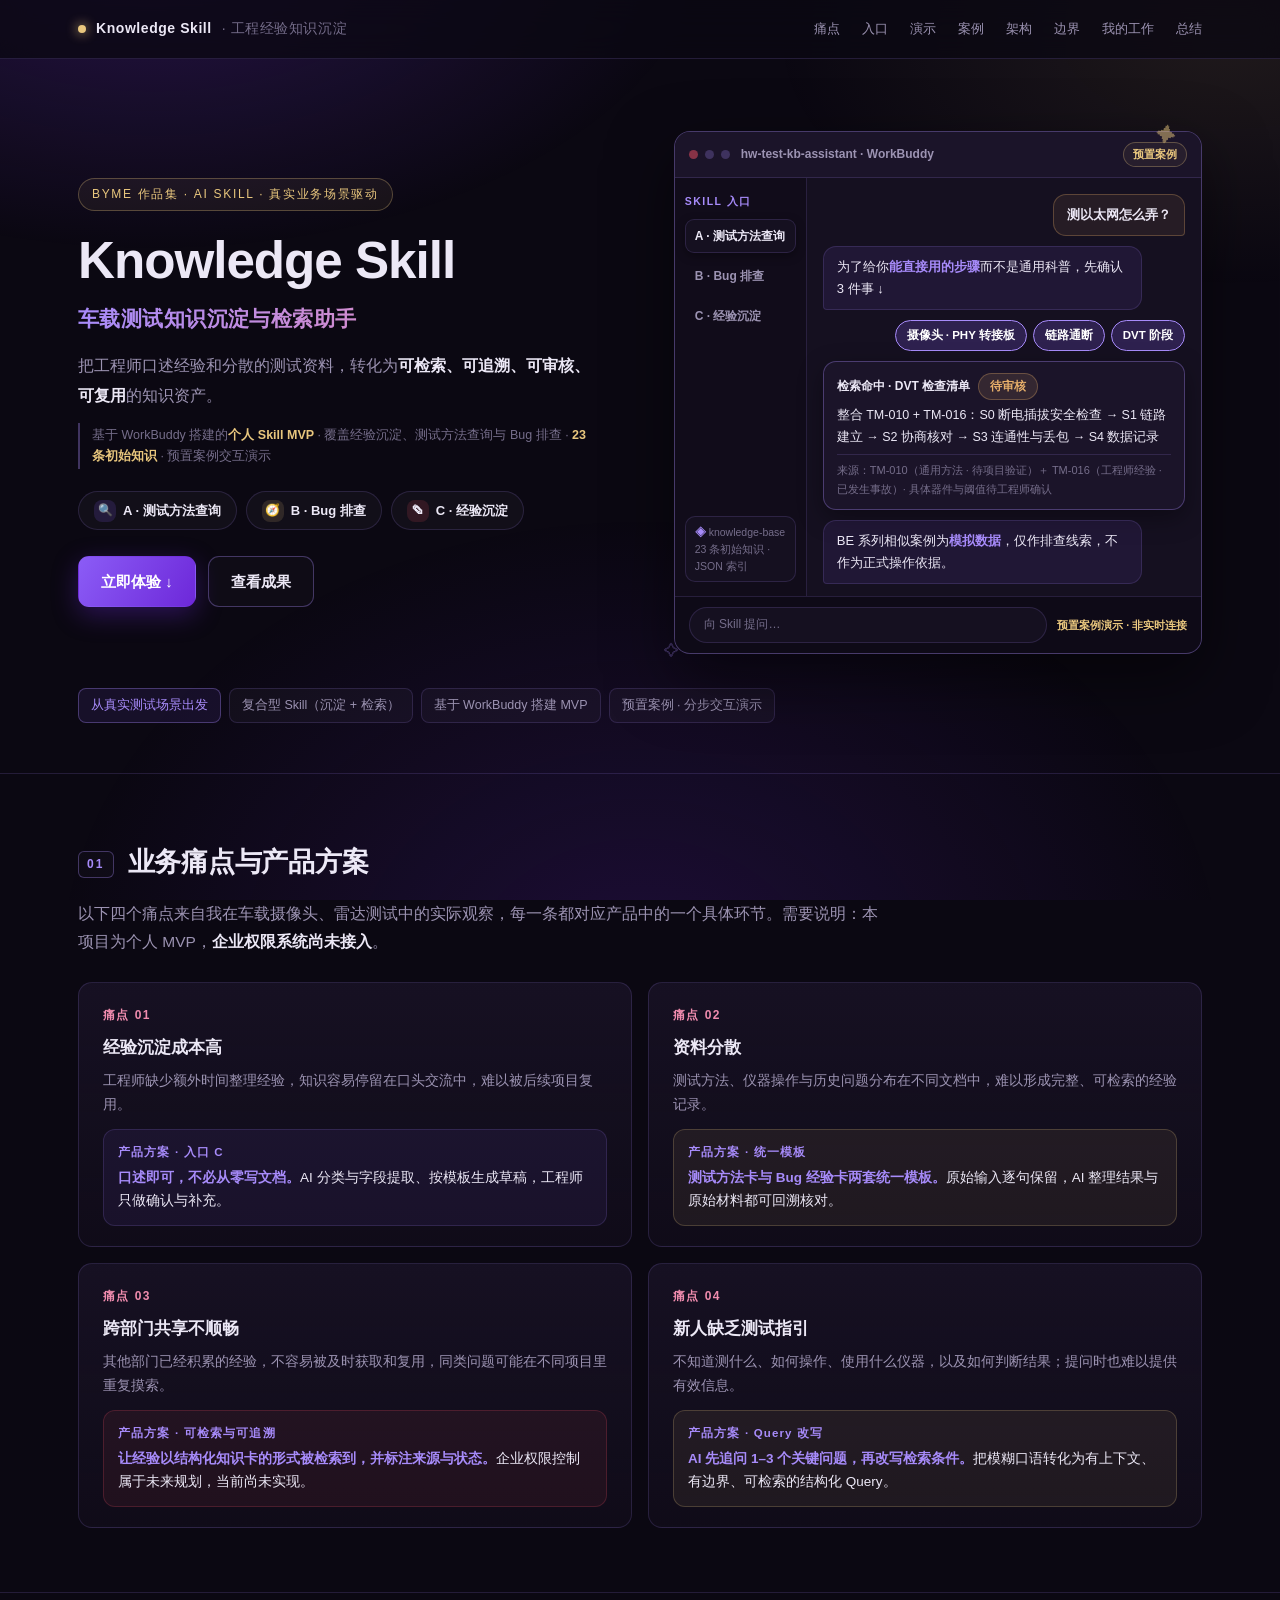
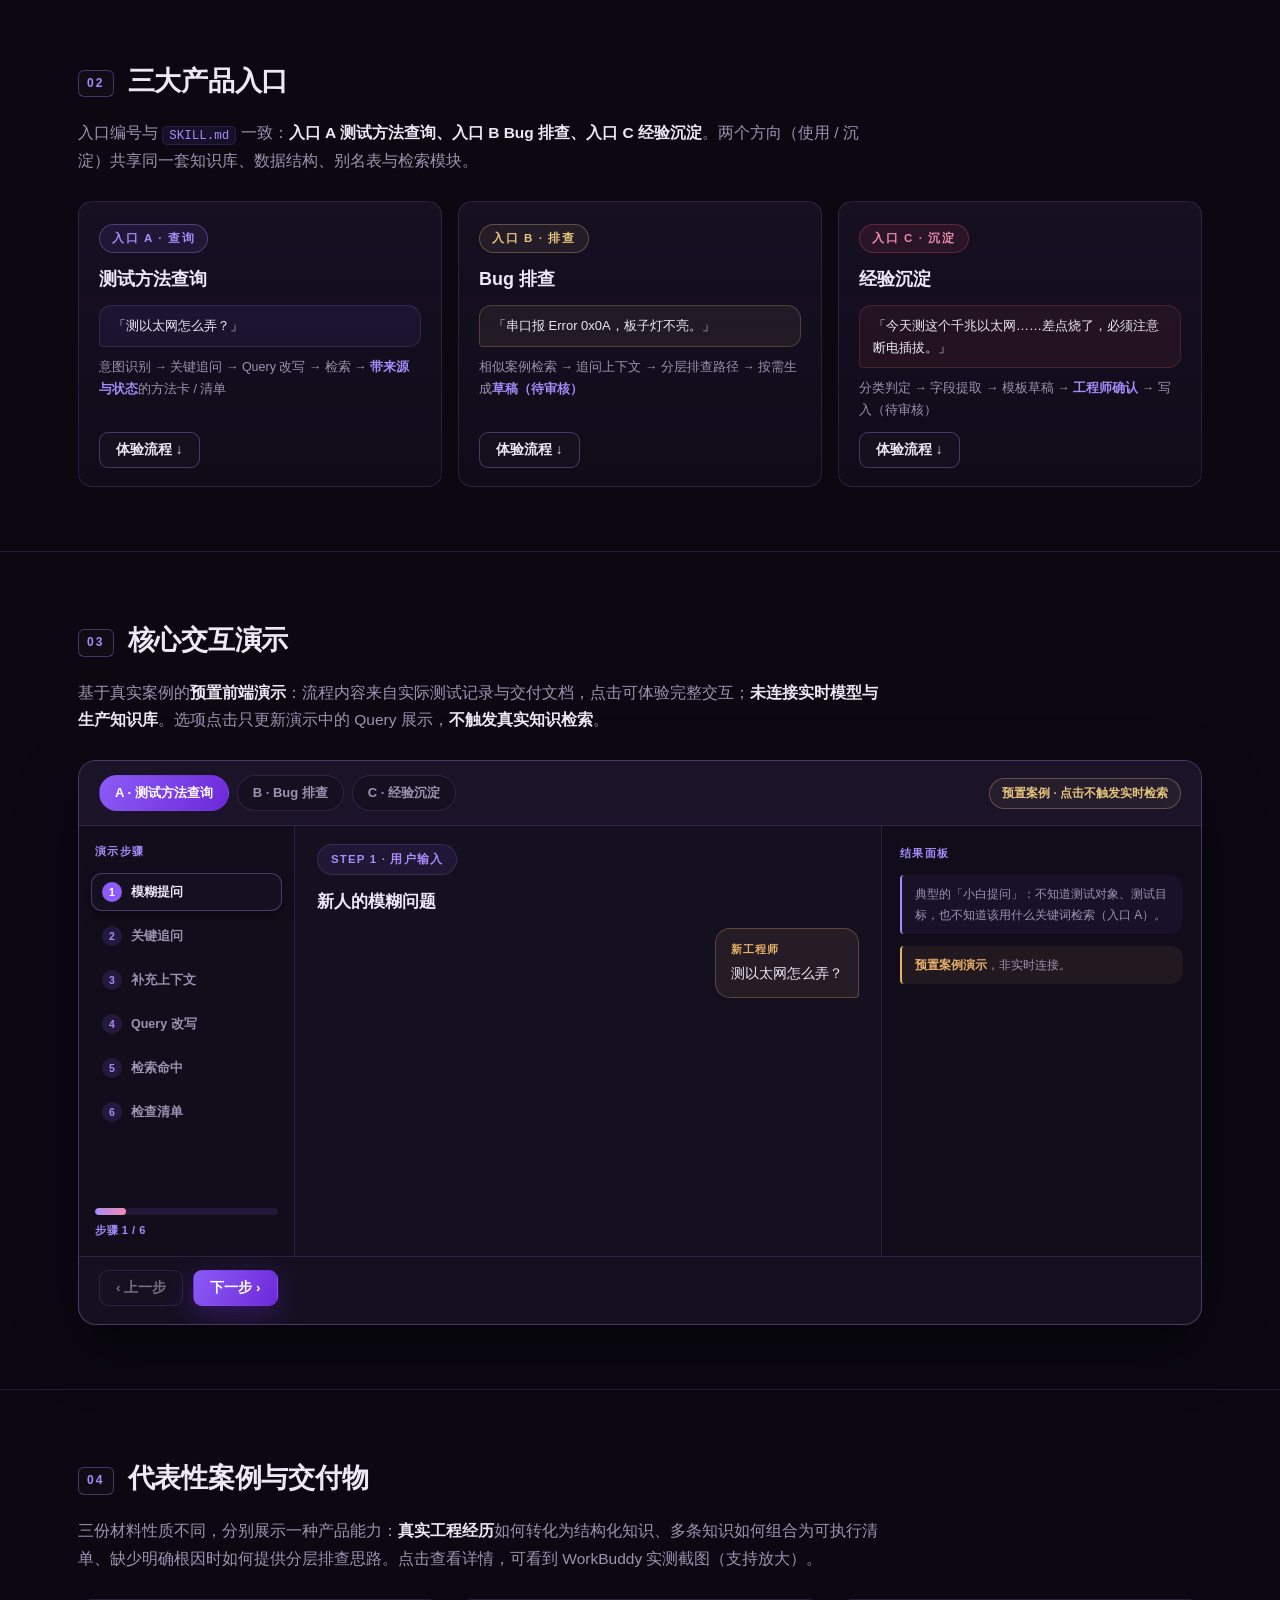
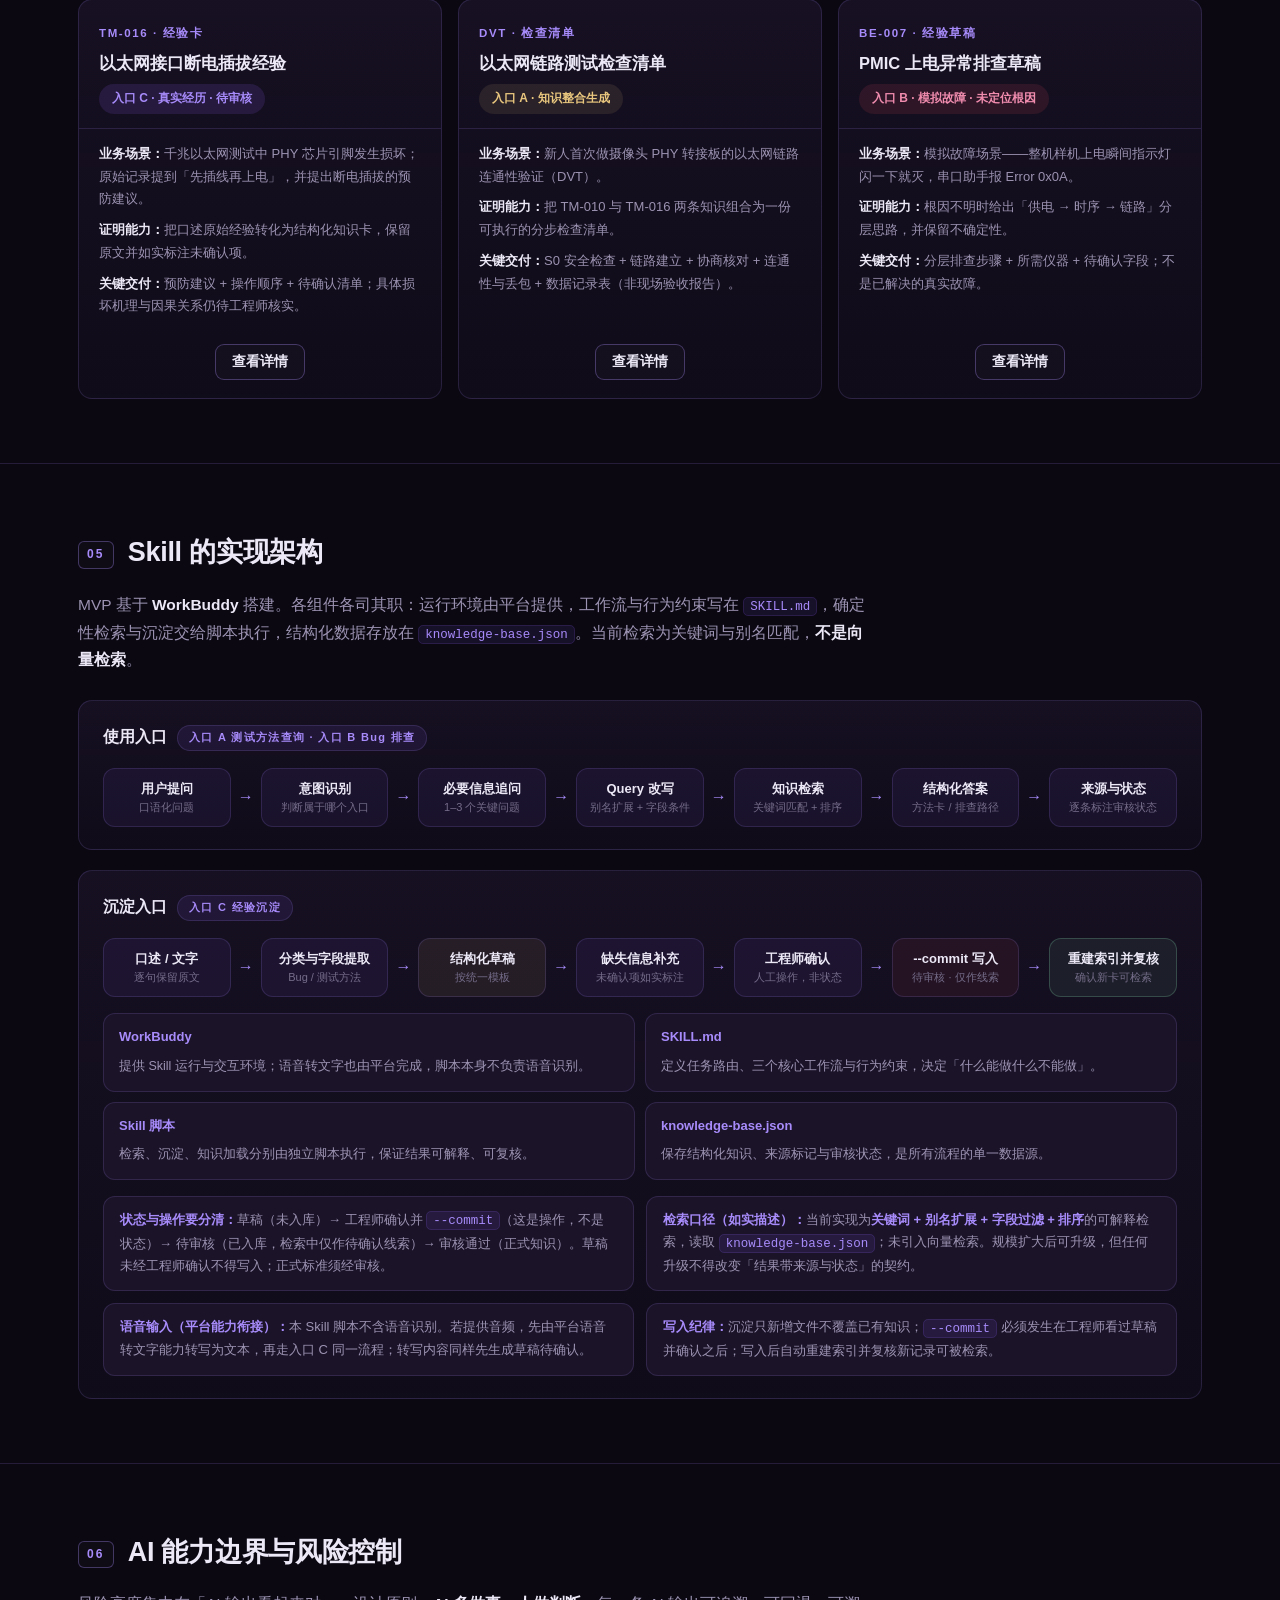
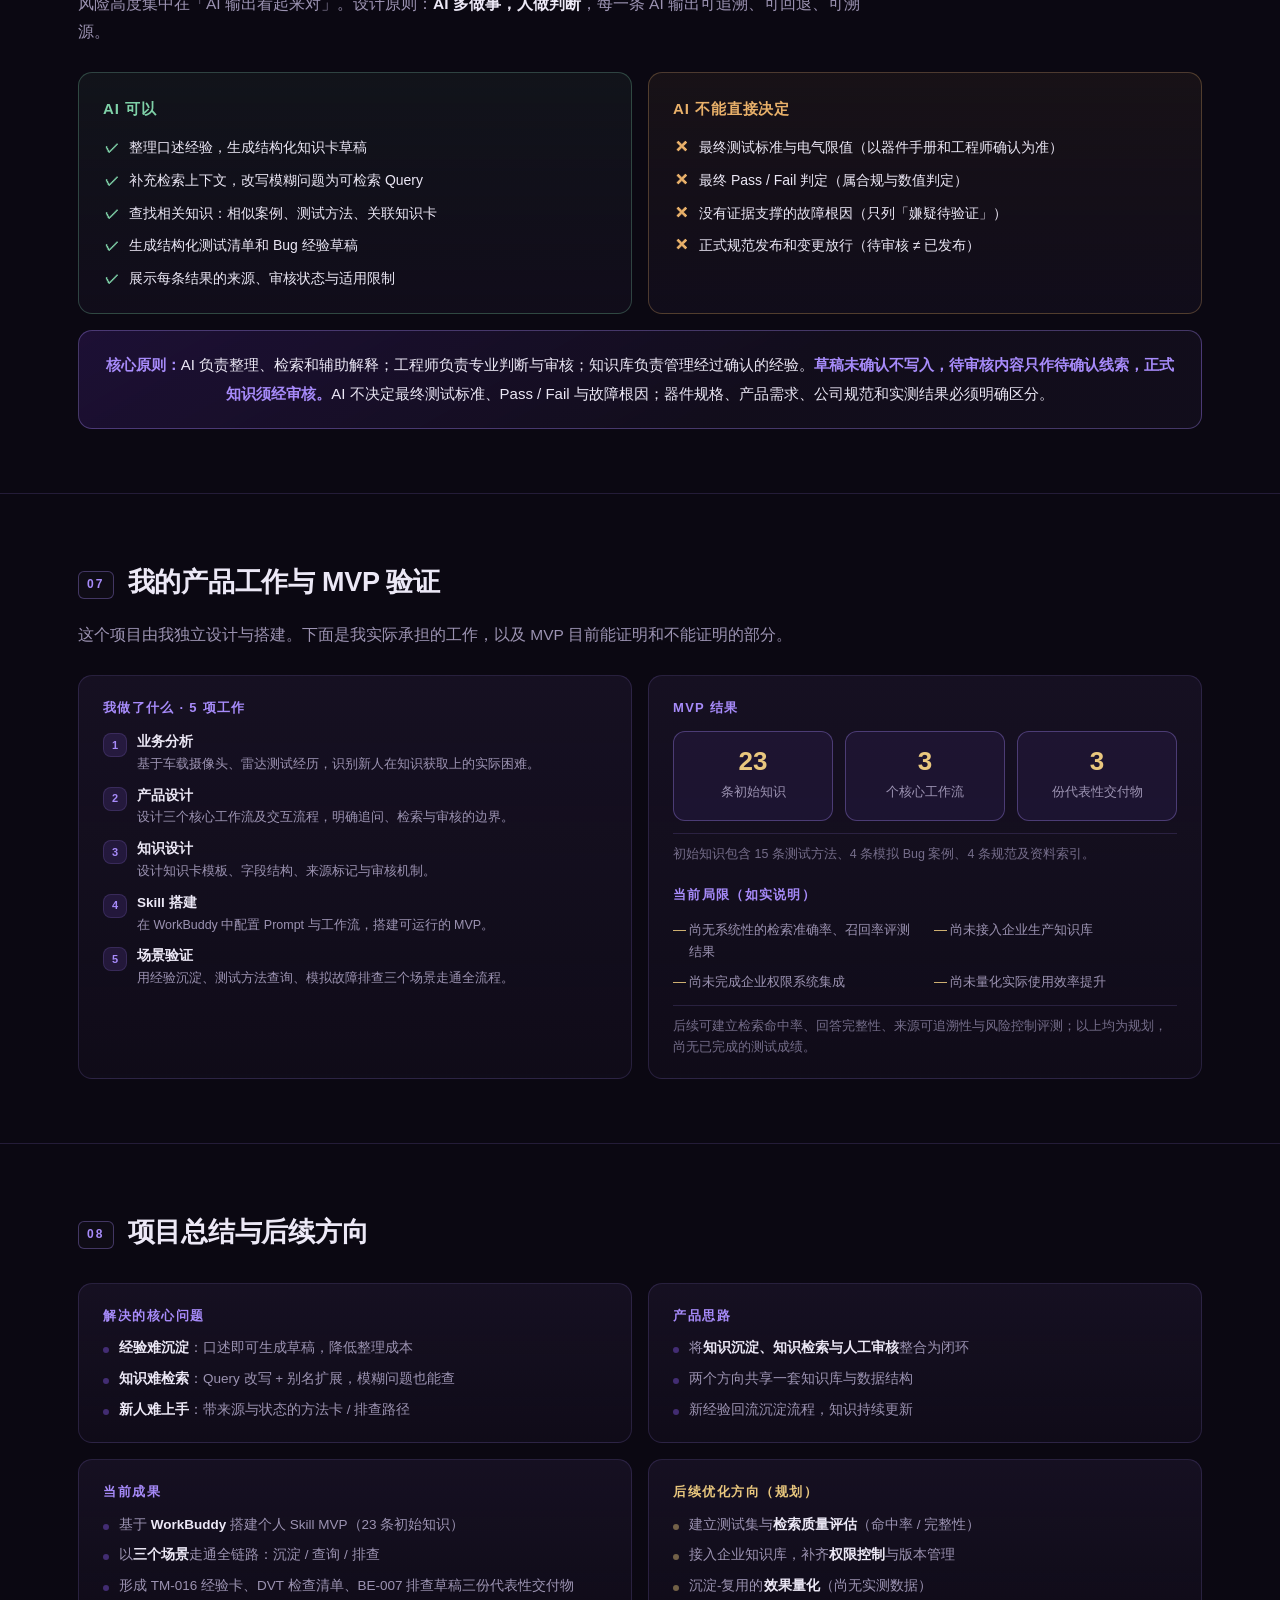
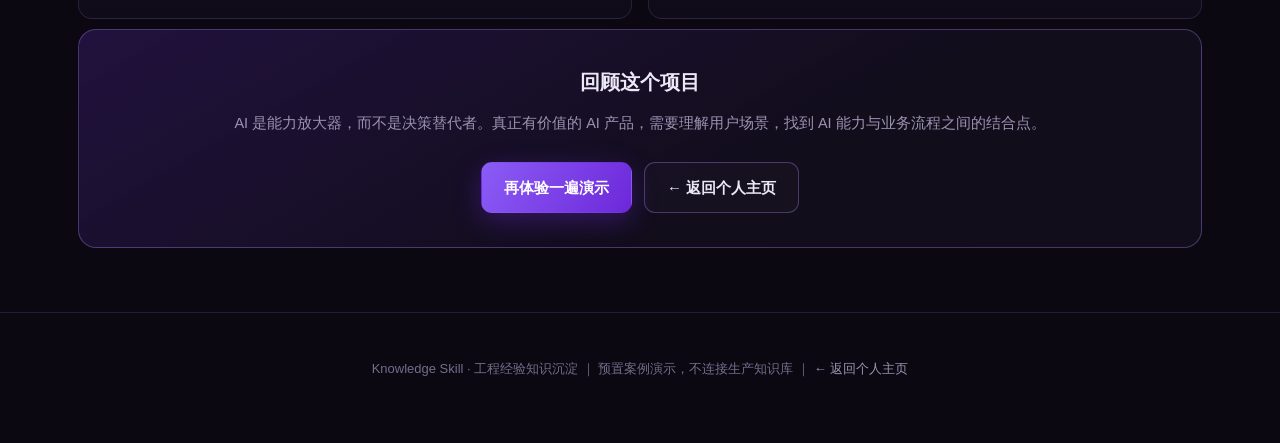
<file: projects/Knowledge_Skill.html>
<!DOCTYPE html>
<html lang="zh-CN">
<head>
<meta charset="UTF-8">
<meta name="viewport" content="width=device-width, initial-scale=1.0">
<title>Knowledge Skill · 车载测试知识沉淀与检索 | 曾雨作品集</title>
<meta name="description" content="车载测试知识沉淀与检索助手。基于 WorkBuddy 搭建的个人 Skill MVP，覆盖经验沉淀、测试方法查询与 Bug 排查，提供预置案例交互演示。">
<style>
  /* ============ 设计令牌：对齐 LabOps Agent 深色科技风 ============ */
  :root{
    --bg:#0b0812;
    --bg-2:#0f0b17;
    --panel:#151020;
    --panel-2:#1b1429;
    --line:rgba(167,139,250,.16);
    --line-strong:rgba(167,139,250,.34);
    --purple:#a78bfa;
    --purple-2:#8b5cf6;
    --purple-deep:#6d28d9;
    --gold:#e9c77e;
    --text:#ece8f6;
    --muted:#9c93b2;
    --muted-2:#756d8a;
    --cherry:#f08cae;
    --ok:#7fd1a8;
    --warn:#e8b06a;
    --radius:14px;
    --shadow:0 10px 30px rgba(0,0,0,.42);
  }
  *{margin:0;padding:0;box-sizing:border-box}
  html{scroll-behavior:smooth}
  body{
    background:var(--bg);
    color:var(--text);
    font-family:-apple-system,BlinkMacSystemFont,"Segoe UI","PingFang SC","Hiragino Sans GB","Microsoft YaHei",sans-serif;
    line-height:1.8;
    -webkit-font-smoothing:antialiased;
    overflow-x:hidden;
  }
  body::before{
    content:"";position:fixed;inset:0;pointer-events:none;z-index:0;
    background:
      radial-gradient(900px 520px at 12% -8%, rgba(124,58,237,.26), transparent 62%),
      radial-gradient(760px 420px at 96% 4%, rgba(233,199,126,.09), transparent 60%),
      radial-gradient(900px 700px at 50% 108%, rgba(109,40,217,.18), transparent 65%);
  }
  a{color:var(--purple);text-decoration:none}
  .wrap{max-width:1180px;margin:0 auto;padding:0 28px;position:relative;z-index:1}
  ::selection{background:rgba(139,92,246,.35)}

  /* ---------- 顶栏 ---------- */
  .topbar{
    position:sticky;top:0;z-index:50;
    backdrop-filter:blur(14px);
    background:rgba(11,8,18,.78);
    border-bottom:1px solid var(--line);
  }
  .topbar .wrap{display:flex;align-items:center;justify-content:space-between;height:58px}
  .brand{display:flex;align-items:center;gap:10px;font-size:14px;letter-spacing:.04em;color:var(--text)}
  .brand .dot{width:8px;height:8px;border-radius:50%;background:var(--gold);box-shadow:0 0 12px var(--gold)}
  .brand b{font-weight:600}
  .brand span{color:var(--muted-2)}
  .topnav{display:flex;gap:22px;font-size:13px}
  .topnav a{color:var(--muted);transition:.15s}
  .topnav a:hover{color:var(--purple)}

  /* ---------- Hero：左文右图 ---------- */
  .hero{padding:72px 0 50px}
  .hero-grid{display:grid;grid-template-columns:1.02fr .98fr;gap:46px;align-items:center}
  .kicker{
    display:inline-flex;align-items:center;gap:8px;
    font-size:12px;letter-spacing:.14em;text-transform:uppercase;
    color:var(--gold);border:1px solid rgba(233,199,126,.30);
    background:rgba(233,199,126,.06);
    padding:5px 13px;border-radius:999px;margin-bottom:20px;
  }
  h1{font-size:clamp(32px,4vw,52px);line-height:1.18;letter-spacing:-.02em;font-weight:700;color:var(--text)}
  .hero-cn{
    margin-top:8px;font-size:clamp(16px,1.8vw,21px);font-weight:600;letter-spacing:.02em;
    background:linear-gradient(96deg,var(--purple) 0%,var(--cherry) 90%);
    -webkit-background-clip:text;background-clip:text;color:transparent;
  }
  .hero-sub{margin-top:14px;font-size:16px;color:var(--muted);max-width:520px;line-height:1.85}
  .hero-sub b{color:var(--text);font-weight:600}
  .hero-data{
    margin-top:12px;font-size:12.5px;color:var(--muted-2);
    border-left:2px solid var(--line-strong);padding:2px 0 2px 12px;line-height:1.7;max-width:520px;
  }
  .hero-data b{color:var(--gold);font-weight:600}
  .caps{display:flex;flex-wrap:wrap;gap:9px;margin-top:22px}
  .cap{
    display:inline-flex;align-items:center;gap:7px;
    font-size:13px;font-weight:600;color:var(--text);
    border:1px solid var(--line);border-radius:999px;padding:7px 15px;
    background:rgba(255,255,255,.03);transition:.15s;
  }
  .cap:hover{border-color:var(--line-strong);color:var(--purple);transform:translateY(-2px)}
  .cap i{font-style:normal;width:22px;height:22px;border-radius:8px;display:grid;place-items:center;font-size:12px}
  .cap:nth-child(1) i{background:rgba(139,92,246,.16)}
  .cap:nth-child(2) i{background:rgba(233,199,126,.14)}
  .cap:nth-child(3) i{background:rgba(225,75,95,.16)}
  .actions{display:flex;flex-wrap:wrap;gap:12px;margin-top:26px;align-items:center}
  .btn{
    display:inline-flex;align-items:center;gap:8px;cursor:pointer;
    padding:11px 22px;border-radius:11px;font-size:15px;font-weight:600;font-family:inherit;
    transition:.18s;border:1px solid transparent;
  }
  .btn-p{background:linear-gradient(120deg,var(--purple-2),var(--purple-deep));color:#fff;box-shadow:0 8px 26px rgba(109,40,217,.34)}
  .btn-p:hover{filter:brightness(1.1);transform:translateY(-1px)}
  .btn-g{border-color:var(--line-strong);color:var(--text);background:rgba(255,255,255,.02)}
  .btn-g:hover{background:rgba(167,139,250,.10);border-color:var(--purple)}
  .btn-sm{padding:8px 16px;font-size:13.5px;border-radius:9px}
  .btn:disabled{cursor:not-allowed;opacity:.55;transform:none;filter:none}
  .btn:not(:disabled):active{transform:translateY(1px);filter:brightness(.92)}

  .meta{display:flex;flex-wrap:wrap;gap:8px;margin-top:34px}
  .tag{
    font-size:12.5px;padding:5px 12px;border-radius:8px;
    border:1px solid var(--line);background:rgba(255,255,255,.03);
    color:var(--muted);
  }
  .tag.hl{border-color:var(--line-strong);color:var(--purple);background:rgba(139,92,246,.10)}

  /* ---------- Skill 工作台 Mockup ---------- */
  .mockwrap{position:relative}
  .mockwrap .star{position:absolute;font-size:20px;opacity:.5;z-index:3;pointer-events:none}
  .mockwrap .star.s1{top:-14px;right:5%;transform:rotate(12deg);color:var(--gold)}
  .mockwrap .star.s2{bottom:-10px;left:-10px;font-size:15px;color:var(--purple);opacity:.45}
  .mock{
    border:1px solid var(--line-strong);border-radius:16px;background:var(--panel);
    box-shadow:0 24px 64px rgba(0,0,0,.5);overflow:hidden;
  }
  .mock__bar{
    display:flex;align-items:center;gap:7px;padding:10px 14px;
    background:var(--panel-2);border-bottom:1px solid var(--line);
    font-size:12px;color:var(--muted);font-weight:600;
  }
  .mock__bar i{width:9px;height:9px;border-radius:50%;background:rgba(167,139,250,.25)}
  .mock__bar i:first-child{background:rgba(225,75,95,.55)}
  .mock__bar span{margin-left:4px}
  .mock__bar em{
    margin-left:auto;font-style:normal;font-size:10.5px;font-weight:700;color:var(--gold);
    border:1px solid rgba(233,199,126,.30);border-radius:999px;padding:2px 9px;background:rgba(233,199,126,.06);
  }
  .mock__body{display:grid;grid-template-columns:132px 1fr;min-height:330px}
  .mock__nav{
    border-right:1px solid var(--line);padding:14px 10px;
    display:flex;flex-direction:column;gap:6px;background:rgba(15,11,23,.6);
  }
  .mock__nav b{font-size:10.5px;letter-spacing:.14em;color:var(--purple);margin-bottom:2px;font-weight:700}
  .mock__nav .it{
    font-size:12px;font-weight:600;color:var(--muted);line-height:1.5;
    border-radius:9px;padding:7px 9px;border:1px solid transparent;
  }
  .mock__nav .it.on{
    background:var(--panel);border-color:var(--line);color:var(--text);
    box-shadow:0 3px 10px rgba(0,0,0,.35);
  }
  .mock__kb{
    margin-top:auto;font-size:10.5px;color:var(--muted-2);line-height:1.6;
    border:1px solid var(--line);border-radius:10px;padding:7px 9px;background:var(--panel);
  }
  .mock__kb i{font-style:normal;color:var(--purple);font-weight:700}
  .mock__chat{padding:16px 16px 12px;display:grid;gap:10px;align-content:start}
  .mk-msg{
    font-size:13px;line-height:1.7;border-radius:13px;padding:9px 13px;max-width:88%;
  }
  .mk-msg.u{
    justify-self:end;background:rgba(232,176,106,.08);border:1px solid rgba(232,176,106,.28);
    border-radius:13px 13px 4px 13px;color:var(--text);font-weight:600;
  }
  .mk-msg.a{
    justify-self:start;background:rgba(139,92,246,.10);border:1px solid var(--line);
    border-radius:13px 13px 13px 4px;color:var(--text);
  }
  .mk-msg.a b{color:var(--purple)}
  .mk-chips{display:flex;flex-wrap:wrap;gap:6px;justify-content:flex-end}
  .mk-chips span{
    font-size:11.5px;font-weight:700;color:var(--text);
    background:rgba(255,255,255,.03);border:1px solid var(--line);
    border-radius:999px;padding:4px 11px;
  }
  .mk-chips span.on{background:rgba(139,92,246,.22);border-color:var(--purple);color:#fff}
  .mk-card{
    border:1px solid var(--line-strong);border-radius:13px;background:var(--panel-2);
    padding:11px 13px;box-shadow:0 8px 24px rgba(0,0,0,.35);font-size:12.5px;line-height:1.7;color:var(--text);
  }
  .mk-card .h{
    display:flex;align-items:center;gap:8px;font-size:12px;font-weight:700;color:var(--text);margin-bottom:5px;flex-wrap:wrap;
  }
  .mk-card .src{margin-top:6px;font-size:11px;color:var(--muted-2);border-top:1px solid var(--line);padding-top:6px}
  .mock__input{
    display:flex;align-items:center;gap:10px;padding:10px 14px;
    border-top:1px solid var(--line);font-size:12px;color:var(--muted);
    background:rgba(11,8,18,.6);
  }
  .mock__input .box{
    flex:1;border:1px solid var(--line);border-radius:999px;padding:6px 14px;
    background:var(--panel);color:var(--muted-2);
  }
  .mock__input em{font-style:normal;font-size:10.5px;color:var(--gold);font-weight:700}

  /* ---------- 状态徽标 ---------- */
  .status{
    display:inline-flex;align-items:center;gap:6px;font-size:11.5px;font-weight:700;
    border-radius:999px;padding:3px 11px;
  }
  .st-review{background:rgba(232,176,106,.12);color:var(--warn);border:1px solid rgba(232,176,106,.30)}
  .st-miss{background:rgba(225,75,95,.12);color:var(--cherry);border:1px solid rgba(225,75,95,.32)}
  .st-ok{background:rgba(127,209,168,.10);color:var(--ok);border:1px solid rgba(127,209,168,.28)}
  .st-info{background:rgba(139,92,246,.12);color:var(--purple);border:1px solid var(--line-strong)}

  /* ---------- 区块通用 ---------- */
  section{padding:64px 0;border-top:1px solid var(--line);position:relative;scroll-margin-top:70px}
  .sec-head{display:flex;align-items:baseline;gap:14px;margin-bottom:14px}
  .sec-num{
    font-size:12px;letter-spacing:.18em;color:var(--purple);font-weight:700;
    border:1px solid var(--line-strong);border-radius:6px;padding:2px 8px;
    transform:translateY(-3px);background:rgba(255,255,255,.02);
  }
  h2{font-size:clamp(21px,2.3vw,27px);font-weight:650;letter-spacing:-.01em;color:var(--text)}
  .lead{color:var(--muted);max-width:800px;font-size:15.5px}
  .lead b{color:var(--text);font-weight:600}
  code{
    font-family:ui-monospace,SFMono-Regular,Menlo,Consolas,monospace;
    font-size:12.5px;color:var(--purple);
    background:rgba(139,92,246,.10);padding:1.5px 6px;border-radius:5px;
    border:1px solid rgba(139,92,246,.16);
  }

  /* ---------- 02 痛点×方案 ---------- */
  .pains{display:grid;grid-template-columns:1fr 1fr;gap:16px;margin-top:26px}
  .pain{
    border:1px solid var(--line);border-radius:var(--radius);
    background:linear-gradient(180deg,rgba(27,20,41,.72),rgba(21,16,32,.5));
    padding:22px 24px 20px;
  }
  .pain .pn{font-size:12px;letter-spacing:.12em;font-weight:700;color:var(--cherry);margin-bottom:8px}
  .pain h3{font-size:16.5px;color:var(--text);font-weight:650;margin-bottom:10px;line-height:1.5}
  .pain .was{font-size:13.5px;color:var(--muted);line-height:1.75;margin-bottom:12px}
  .pain .fix{
    font-size:13.5px;line-height:1.75;border-radius:12px;padding:12px 14px;
    background:rgba(139,92,246,.08);border:1px solid var(--line);
  }
  .pain:nth-child(2) .fix{background:rgba(233,199,126,.07);border-color:rgba(233,199,126,.22)}
  .pain:nth-child(3) .fix{background:rgba(225,75,95,.08);border-color:rgba(225,75,95,.22)}
  .pain:nth-child(4) .fix{background:rgba(233,199,126,.07);border-color:rgba(233,199,126,.22)}
  .pain .fix b{color:var(--purple);font-weight:700}
  .pain .fix .fk{display:block;font-size:11.5px;letter-spacing:.1em;color:var(--purple);font-weight:700;margin-bottom:4px}

  /* ---------- 03 三大入口 ---------- */
  .entries{display:grid;grid-template-columns:repeat(3,1fr);gap:16px;margin-top:26px}
  .entrycard{
    border:1px solid var(--line);border-radius:var(--radius);
    background:linear-gradient(180deg,rgba(27,20,41,.7),rgba(21,16,32,.5));
    padding:22px 20px 18px;display:flex;flex-direction:column;gap:10px;
    transition:.18s;
  }
  .entrycard:hover{transform:translateY(-4px);border-color:var(--line-strong);box-shadow:0 16px 40px rgba(0,0,0,.4)}
  .entrycard .type{
    font-size:11.5px;letter-spacing:.14em;font-weight:700;color:var(--purple);
    border:1px solid var(--line-strong);border-radius:999px;padding:3px 12px;align-self:flex-start;
    background:rgba(139,92,246,.10);
  }
  .entrycard:nth-child(2) .type{color:var(--gold);border-color:rgba(233,199,126,.30);background:rgba(233,199,126,.07)}
  .entrycard:nth-child(3) .type{color:var(--cherry);border-color:rgba(225,75,95,.32);background:rgba(225,75,95,.10)}
  .entrycard h3{font-size:18px;font-weight:650;color:var(--text)}
  .entrycard .say{
    font-size:13px;color:var(--text);background:rgba(139,92,246,.08);
    border:1px solid var(--line);border-radius:12px 14px 12px 4px;
    padding:9px 13px;line-height:1.65;
  }
  .entrycard:nth-child(2) .say{background:rgba(233,199,126,.07);border-color:rgba(233,199,126,.22)}
  .entrycard:nth-child(3) .say{background:rgba(225,75,95,.08);border-color:rgba(225,75,95,.22)}
  .entrycard .flow{font-size:12.5px;color:var(--muted);line-height:1.75}
  .entrycard .flow b{color:var(--purple);font-weight:700}
  .entrycard .btn{margin-top:auto;align-self:flex-start}

  /* ---------- 04 交互演示：三栏工作台 ---------- */
  .demo{
    margin-top:26px;border:1px solid var(--line-strong);border-radius:18px;
    background:var(--panel);box-shadow:0 24px 60px rgba(0,0,0,.45);overflow:hidden;
  }
  .demo-top{
    display:flex;align-items:center;gap:10px;flex-wrap:wrap;
    padding:14px 20px;border-bottom:1px solid var(--line);background:var(--panel-2);
  }
  .demo-tabs{display:flex;gap:8px;flex-wrap:wrap}
  .demo-tab{
    font-family:inherit;cursor:pointer;font-size:13px;font-weight:700;
    padding:8px 15px;border-radius:999px;border:1px solid var(--line);
    background:var(--panel);color:var(--muted);transition:.15s;
  }
  .demo-tab:hover{border-color:var(--purple);color:var(--purple)}
  .demo-tab.on{background:linear-gradient(120deg,var(--purple-2),var(--purple-deep));border-color:transparent;color:#fff}
  .demo-flag{
    margin-left:auto;font-size:11.5px;color:var(--gold);font-weight:700;
    border:1px solid rgba(233,199,126,.30);border-radius:999px;padding:4px 12px;
    background:rgba(233,199,126,.06);
  }
  .demo-grid{display:grid;grid-template-columns:216px 1fr 320px;min-height:430px}
  .dnav{
    border-right:1px solid var(--line);padding:16px 12px;
    display:flex;flex-direction:column;gap:6px;background:rgba(15,11,23,.55);
  }
  .dnav .dtitle{font-size:10.5px;letter-spacing:.14em;font-weight:700;color:var(--purple);margin:0 4px 6px}
  .dstepnav{
    font-family:inherit;cursor:pointer;text-align:left;
    display:flex;align-items:center;gap:9px;
    border:1px solid transparent;border-radius:11px;
    background:transparent;padding:8px 10px;
    font-size:12.5px;font-weight:600;color:var(--muted);line-height:1.45;
    transition:.14s;
  }
  .dstepnav i{
    font-style:normal;flex:0 0 20px;width:20px;height:20px;border-radius:50%;
    display:grid;place-items:center;font-size:10.5px;font-weight:800;
    background:rgba(139,92,246,.16);color:var(--purple);
  }
  .dstepnav:hover{border-color:var(--line);color:var(--purple)}
  .dstepnav.done i{background:rgba(233,199,126,.18);color:var(--gold)}
  .dstepnav.on{
    background:var(--panel);border-color:var(--line-strong);color:var(--text);
    box-shadow:0 4px 14px rgba(0,0,0,.35);
  }
  .dstepnav.on i{background:var(--purple-2);color:#fff}
  .dnav .dbar{margin-top:auto;padding:6px 4px 0}
  .dnav .dbar .track{height:7px;border-radius:999px;background:rgba(139,92,246,.14);overflow:hidden}
  .dnav .dbar .track i{display:block;height:100%;width:0;border-radius:999px;background:linear-gradient(90deg,var(--purple),var(--cherry));transition:width .35s cubic-bezier(.22,1,.36,1)}
  .dnav .dbar .cnt{font-size:11px;font-weight:700;color:var(--purple);margin-top:6px;letter-spacing:.05em}
  .dmid{padding:18px 22px;overflow:auto}
  .dmid .tagline{
    display:inline-flex;align-items:center;gap:8px;
    font-size:11.5px;font-weight:700;letter-spacing:.1em;color:var(--purple);
    background:rgba(139,92,246,.10);border:1px solid var(--line);
    border-radius:999px;padding:4px 13px;margin-bottom:14px;
  }
  .dmid h3{font-size:16.5px;color:var(--text);font-weight:650;margin-bottom:14px;line-height:1.5}
  .chat{display:grid;gap:12px}
  .msg{
    max-width:92%;border-radius:15px;padding:11px 15px;font-size:13.5px;line-height:1.75;
    animation:stepIn .35s cubic-bezier(.22,1,.36,1);
  }
  .msg.user{
    justify-self:end;background:rgba(232,176,106,.08);border:1px solid rgba(232,176,106,.28);
    border-radius:15px 15px 4px 15px;color:var(--text);
  }
  .msg.ai{justify-self:start;background:rgba(139,92,246,.10);border:1px solid var(--line);border-radius:15px 15px 15px 4px;color:var(--text)}
  .msg .who{display:block;font-size:10.5px;font-weight:700;letter-spacing:.1em;margin-bottom:4px;color:var(--purple)}
  .msg.user .who{color:var(--warn)}
  .msg ul{padding-left:18px}
  .msg li{margin:3px 0}
  .msg b{color:var(--text)}
  .opts{display:grid;gap:14px}
  .optg .optl{font-size:12px;font-weight:700;color:var(--purple);letter-spacing:.06em;margin-bottom:7px}
  .optg .optl em{font-style:normal;color:var(--cherry);font-weight:700}
  .optrow{display:flex;flex-wrap:wrap;gap:8px}
  .opt{
    font-family:inherit;cursor:pointer;font-size:13px;font-weight:600;color:var(--text);
    border:1px solid var(--line);border-radius:999px;padding:7px 15px;
    background:rgba(255,255,255,.03);transition:.14s;line-height:1.4;
  }
  .opt:hover{border-color:var(--purple);color:var(--purple)}
  .opt.on{background:linear-gradient(120deg,var(--purple-2),var(--purple-deep));border-color:transparent;color:#fff;font-weight:700}
  .opt-hint{font-size:12px;color:var(--muted-2)}
  .opt-hint b{color:var(--purple)}
  @keyframes stepIn{from{opacity:0;transform:translateY(8px)}to{opacity:1;transform:none}}
  .dside{
    border-left:1px solid var(--line);padding:18px 18px;
    background:rgba(11,8,18,.45);overflow:auto;
  }
  .dside .stitle{font-size:10.5px;letter-spacing:.14em;font-weight:700;color:var(--purple);margin-bottom:12px}
  .kcard{
    border:1px solid var(--line-strong);border-radius:14px;background:var(--panel-2);
    padding:14px 16px;box-shadow:0 8px 24px rgba(0,0,0,.35);
  }
  .kcard .kid{font-size:11px;letter-spacing:.14em;font-weight:700;color:var(--purple)}
  .kcard h4{font-size:14.5px;color:var(--text);font-weight:650;margin:4px 0 8px;line-height:1.5}
  .kcard .row{display:flex;gap:8px;font-size:12.5px;line-height:1.7;flex-wrap:wrap}
  .kcard .row .k{flex:0 0 78px;color:var(--muted-2)}
  .kcard .row .v{flex:1;color:var(--text)}
  .missing{list-style:none;display:grid;gap:6px;margin-top:8px}
  .missing li{
    font-size:12.5px;color:var(--text);background:rgba(225,75,95,.08);
    border:1px solid rgba(225,75,95,.22);border-radius:10px;padding:6px 11px;line-height:1.65;
  }
  .missing li b{color:var(--cherry)}
  .steps-flow{display:flex;flex-direction:column;gap:8px}
  .steps-flow .sline{
    display:flex;gap:10px;align-items:flex-start;
    border:1px solid var(--line);border-radius:12px;background:var(--panel-2);
    padding:9px 12px;font-size:12.5px;line-height:1.65;color:var(--text);
  }
  .steps-flow .sline b{flex:0 0 auto;color:var(--purple);font-weight:800;font-size:11.5px;letter-spacing:.04em;padding-top:2px}
  .steps-flow .sline.warn{background:rgba(232,176,106,.09);border-color:rgba(232,176,106,.28)}
  .steps-flow .sline.warn b{color:var(--warn)}
  .note{
    font-size:12px;color:var(--muted);border-left:2px solid var(--purple);
    background:rgba(139,92,246,.07);border-radius:4px 12px 12px 4px;padding:9px 13px;line-height:1.7;
  }
  .note b{color:var(--text)}
  .note.warn{border-color:var(--warn);background:rgba(232,176,106,.08)}
  .note.warn b{color:var(--warn)}
  .dside .stack{display:grid;gap:12px}
  .stflow{display:grid}
  .stflow .row{display:grid;grid-template-columns:18px 10px 1fr;column-gap:8px}
  .stflow .row .b{
    width:18px;height:18px;border-radius:50%;display:grid;place-items:center;
    font-size:10px;font-weight:800;background:rgba(139,92,246,.18);color:var(--purple);
  }
  .stflow .row .rail{display:flex;justify-content:center}
  .stflow .row .rail i{width:2px;background:rgba(139,92,246,.22);display:block;height:100%}
  .stflow .row:last-child .rail{display:none}
  .stflow .row p{font-size:12.5px;line-height:1.65;padding-bottom:10px;color:var(--text)}
  .stflow .row p b{color:var(--purple)}
  .stflow .row p small{display:block;font-size:11.5px;color:var(--muted-2)}
  .demo-foot{
    display:flex;align-items:center;gap:10px;flex-wrap:wrap;
    padding:13px 20px 18px;border-top:1px solid var(--line);
  }
  .demo-foot .spacer{flex:1}
  .demo-foot .case-open{display:none;cursor:pointer;font-family:inherit}

  /* ---------- 05 案例与交付物 ---------- */
  .cases{display:grid;grid-template-columns:repeat(3,1fr);gap:16px;margin-top:26px}
  .case{
    border:1px solid var(--line);border-radius:var(--radius);
    background:linear-gradient(180deg,rgba(27,20,41,.72),rgba(21,16,32,.5));
    overflow:hidden;display:flex;flex-direction:column;transition:.18s;
  }
  .case:hover{transform:translateY(-4px);border-color:var(--line-strong);box-shadow:0 16px 40px rgba(0,0,0,.4)}
  .case .chead{padding:18px 20px 14px;border-bottom:1px solid var(--line)}
  .case .cid{font-size:11.5px;letter-spacing:.14em;font-weight:700;color:var(--purple)}
  .case h3{font-size:16.5px;color:var(--text);font-weight:650;line-height:1.5;margin:4px 0 8px}
  .case .scene-tag{
    display:inline-block;font-size:12px;font-weight:700;border-radius:999px;
    padding:3px 12px;border:1px solid transparent;
  }
  .case:nth-child(1) .scene-tag{background:rgba(139,92,246,.14);color:var(--purple)}
  .case:nth-child(2) .scene-tag{background:rgba(233,199,126,.10);color:var(--gold)}
  .case:nth-child(3) .scene-tag{background:rgba(225,75,95,.12);color:var(--cherry)}
  .case .cbody{padding:14px 20px 6px;font-size:13px;line-height:1.75;color:var(--muted);flex:1}
  .case .cbody p{margin-bottom:8px}
  .case .cbody b{color:var(--text);font-weight:600}
  .case .cfoot{padding:12px 20px 18px;display:flex;align-items:center;justify-content:center;gap:8px}
  .case .cfoot .btn{cursor:pointer;font-family:inherit}

  /* 案例详情弹窗 */
  .casedialog{
    border:1px solid var(--line-strong);border-radius:20px;
    background:var(--panel);color:var(--text);
    width:min(780px,94vw);max-height:86vh;padding:0;
    box-shadow:0 30px 90px rgba(0,0,0,.6);
  }
  .casedialog::backdrop{background:rgba(6,4,10,.78);backdrop-filter:blur(10px)}
  .casedialog .cpaper{padding:26px 28px 22px;overflow:auto;max-height:86vh}
  .casedialog .ctop{
    display:flex;align-items:flex-start;gap:12px;
    padding-bottom:14px;border-bottom:1px solid var(--line);margin-bottom:16px;
    position:sticky;top:0;background:var(--panel);z-index:2;
  }
  .casedialog h3{font-size:21px;color:var(--text);font-weight:650;line-height:1.4;flex:1;padding-top:2px}
  .cclose{
    flex:0 0 auto;width:36px;height:36px;border-radius:50%;cursor:pointer;
    border:1px solid var(--line-strong);background:var(--panel-2);color:var(--muted);
    font-size:15px;line-height:1;transition:.15s;
  }
  .cclose:hover{background:var(--purple-2);border-color:var(--purple-2);color:#fff}
  .casedialog .csec{margin-bottom:18px}
  .casedialog .csec h4{
    font-size:13px;letter-spacing:.1em;font-weight:700;color:var(--purple);
    margin-bottom:8px;display:flex;align-items:center;gap:8px;
  }
  .casedialog .csec h4::before{content:"";width:14px;height:3px;border-radius:2px;background:var(--purple)}
  .casedialog p{font-size:14px;line-height:1.8;color:var(--text)}
  .casedialog .csec p+p{margin-top:8px}
  .casedialog table{
    width:100%;border-collapse:collapse;font-size:13px;margin-top:6px;
    border:1px solid var(--line);border-radius:10px;overflow:hidden;
  }
  .casedialog th,.casedialog td{border:1px solid var(--line);padding:7px 12px;text-align:left;line-height:1.6}
  .casedialog th{background:rgba(139,92,246,.12);color:var(--text);font-weight:700}
  .casedialog td{color:var(--muted)}
  .casedialog td b{color:var(--text)}

  /* 截图（带放大） */
  .shots{display:grid;grid-template-columns:1fr 1fr;gap:16px;margin-top:26px}
  .shotgrid{display:grid;grid-template-columns:1fr 1fr;gap:14px}
  .shot{
    border:1px solid var(--line);border-radius:14px;overflow:hidden;
    background:var(--panel-2);cursor:zoom-in;transition:.18s;
  }
  .shot:hover{border-color:var(--purple);transform:translateY(-2px);box-shadow:0 16px 40px rgba(0,0,0,.5)}
  .shot img{display:block;width:100%;height:auto;background:#f4f6f1}
  .shot .cap{padding:10px 13px;font-size:12.5px;color:var(--muted);border-top:1px solid var(--line);line-height:1.65}
  .shot .cap b{display:block;color:var(--text);font-size:13px;font-weight:600;margin-bottom:2px}

  /* ---------- 06 架构 ---------- */
  .arch{margin-top:26px;display:grid;gap:20px}
  .arch-block{
    border:1px solid var(--line);border-radius:var(--radius);
    background:linear-gradient(180deg,rgba(27,20,41,.7),rgba(21,16,32,.5));padding:22px 24px;
  }
  .arch-block h3{
    font-size:16px;color:var(--text);font-weight:650;margin-bottom:16px;
    display:flex;align-items:center;gap:10px;flex-wrap:wrap;
  }
  .arch-block h3 .chip{
    font-size:11px;letter-spacing:.12em;font-weight:700;color:var(--purple);
    background:rgba(139,92,246,.10);border:1px solid var(--line);
    border-radius:999px;padding:2px 11px;
  }
  .pipe{display:flex;align-items:stretch;gap:0;flex-wrap:wrap;justify-content:center}
  .pipe .pnode{
    flex:1 1 120px;min-width:112px;text-align:center;
    border:1px solid var(--line);border-radius:12px;
    background:rgba(139,92,246,.08);padding:10px 8px;
    font-size:13px;font-weight:600;color:var(--text);line-height:1.55;
  }
  .pipe .pnode small{display:block;font-size:11px;color:var(--muted-2);font-weight:400}
  .pipe .parr{align-self:center;padding:0 7px;color:var(--purple);font-weight:700}
  .arch-block.sediment .pipe .pnode:nth-child(5){background:rgba(233,199,126,.08)}
  .arch-block.sediment .pipe .pnode:nth-child(11){background:rgba(225,75,95,.08)}
  .arch-block.sediment .pipe .pnode:nth-child(13){background:rgba(127,209,168,.08);border-color:rgba(127,209,168,.25)}
  .tech-notes{display:grid;grid-template-columns:1fr 1fr;gap:12px;margin-top:16px}
  .tech-note{
    font-size:13px;line-height:1.75;color:var(--muted);
    border:1px solid var(--line);border-radius:12px;padding:12px 16px;background:var(--panel-2);
  }
  .tech-note b{color:var(--purple)}

  /* ---------- 07 边界 ---------- */
  .bounds{display:grid;grid-template-columns:1fr 1fr;gap:16px;margin-top:26px}
  .bound{
    border:1px solid var(--line);border-radius:var(--radius);
    padding:22px 24px;
    background:linear-gradient(180deg,rgba(27,20,41,.7),rgba(21,16,32,.5));
  }
  .bound.can{border-color:rgba(127,209,168,.28);background:linear-gradient(180deg,rgba(127,209,168,.06),rgba(21,16,32,.6))}
  .bound.cant{border-color:rgba(232,176,106,.28);background:linear-gradient(180deg,rgba(232,176,106,.06),rgba(21,16,32,.6))}
  .bound h3{font-size:15px;font-weight:700;letter-spacing:.06em;margin-bottom:14px}
  .bound.can h3{color:var(--ok)}
  .bound.cant h3{color:var(--warn)}
  .bound ul{list-style:none;display:grid;gap:9px}
  .bound li{font-size:14px;color:var(--text);line-height:1.7;padding-left:26px;position:relative}
  .bound.can li::before{content:"✓";position:absolute;left:2px;top:0;color:var(--ok);font-weight:800}
  .bound.cant li::before{content:"✕";position:absolute;left:2px;top:0;color:var(--warn);font-weight:800}
  .principle{
    margin-top:16px;border:1px solid var(--line-strong);border-radius:var(--radius);
    background:linear-gradient(150deg,rgba(124,58,237,.16),rgba(21,16,32,.7) 62%);
    padding:20px 26px;text-align:center;
  }
  .principle b{color:var(--purple)}
  .principle p{font-size:15px;color:var(--text);line-height:1.9}

  /* ---------- 08 总结 ---------- */
  .summary{display:grid;grid-template-columns:1fr 1fr;gap:16px;margin-top:26px}
  .sumcard{
    border:1px solid var(--line);border-radius:var(--radius);
    background:linear-gradient(180deg,rgba(27,20,41,.7),rgba(21,16,32,.5));padding:20px 24px;
  }
  .sumcard h3{font-size:13px;letter-spacing:.12em;font-weight:700;color:var(--purple);margin-bottom:10px}
  .sumcard ul{list-style:none;display:grid;gap:8px}
  .sumcard li{font-size:13.5px;color:var(--muted);line-height:1.7;padding-left:16px;position:relative}
  .sumcard li::before{content:"";position:absolute;left:0;top:10px;width:6px;height:6px;border-radius:50%;background:rgba(139,92,246,.4)}
  .sumcard li b{color:var(--text);font-weight:600}
  .sumcard.next li::before{background:rgba(233,199,126,.45)}
  .sumcard.next h3{color:var(--gold)}

  /* ---------- 结尾 / 页脚 ---------- */
  .cta{
    margin:10px 0 0;padding:34px;border-radius:18px;text-align:center;
    border:1px solid var(--line-strong);
    background:linear-gradient(150deg,rgba(124,58,237,.20),rgba(21,16,32,.7) 62%);
  }
  .cta h3{font-size:20px;color:var(--text);margin-bottom:10px;font-weight:650}
  .cta p{color:var(--muted);font-size:14.5px;margin-bottom:20px}
  footer{padding:44px 0 64px;text-align:center;color:var(--muted-2);font-size:13px;border-top:1px solid var(--line)}
  footer a{color:var(--muted)}
  footer a:hover{color:var(--purple)}

  /* ---------- 灯箱（dialog：与案例弹窗同在 top layer） ---------- */
  dialog.lb{
    border:0;padding:0;background:transparent;
    width:100vw;height:100vh;max-width:100vw;max-height:100vh;
    display:none;place-items:center;cursor:zoom-out;
  }
  dialog.lb[open]{display:grid}
  dialog.lb::backdrop{background:rgba(6,4,10,.92);backdrop-filter:blur(6px)}
  dialog.lb img{max-width:94vw;max-height:86vh;border-radius:10px;border:1px solid var(--line-strong);box-shadow:0 30px 80px rgba(0,0,0,.6);background:#fff}
  dialog.lb .txt{position:fixed;bottom:16px;left:0;right:0;text-align:center;font-size:13px;color:var(--muted);text-shadow:0 1px 6px rgba(0,0,0,.8);pointer-events:none}

  /* ---------- 组件职责 / 我的工作 ---------- */
  .comp-grid{display:grid;grid-template-columns:repeat(2,1fr);gap:10px;margin-top:16px}
  .comp-grid>div{border:1px solid var(--line);border-radius:12px;background:var(--panel-2);padding:11px 15px}
  .comp-grid b{display:block;font-size:13px;color:var(--purple);margin-bottom:2px}
  .comp-grid span{font-size:12.5px;color:var(--muted);line-height:1.65}
  .contrib{display:grid;grid-template-columns:1fr 1fr;gap:16px;margin-top:26px}
  .contrib-card{border:1px solid var(--line);border-radius:var(--radius);background:linear-gradient(180deg,rgba(27,20,41,.7),rgba(21,16,32,.5));padding:20px 24px}
  .contrib-card h3{font-size:13px;letter-spacing:.1em;font-weight:700;color:var(--purple);margin-bottom:12px}
  .worksteps{list-style:none;counter-reset:w;display:grid;gap:10px}
  .worksteps li{counter-increment:w;position:relative;padding-left:34px;font-size:13.5px;color:var(--text);line-height:1.7}
  .worksteps li::before{content:counter(w);position:absolute;left:0;top:2px;width:22px;height:22px;border-radius:8px;display:grid;place-items:center;font-size:11px;font-weight:800;color:var(--purple);background:rgba(139,92,246,.14);border:1px solid var(--line)}
  .worksteps li small{display:block;color:var(--muted);font-size:12.5px;line-height:1.65}
  .metrics{display:grid;grid-template-columns:repeat(3,1fr);gap:12px}
  .metric{border:1px solid var(--line-strong);border-radius:12px;background:rgba(139,92,246,.08);padding:14px 10px;text-align:center}
  .metric b{display:block;font-size:26px;color:var(--gold);line-height:1.2}
  .metric span{font-size:12.5px;color:var(--muted)}
  .limit-list{list-style:none;display:grid;grid-template-columns:1fr 1fr;gap:8px 18px}
  .limit-list li{font-size:13px;color:var(--muted);padding-left:16px;position:relative;line-height:1.7}
  .limit-list li::before{content:"—";position:absolute;left:0;color:var(--gold)}
  .contrib-note{margin-top:12px;font-size:12.5px;color:var(--muted-2);border-top:1px solid var(--line);padding-top:10px;line-height:1.7}
  .lb-close{position:fixed;top:20px;right:24px;z-index:5;cursor:pointer;font-family:inherit;font-size:13px;font-weight:700;color:#fff;background:rgba(139,92,246,.9);border:1px solid var(--line-strong);border-radius:999px;padding:9px 18px;transition:.15s}
  .lb-close:hover{background:var(--purple-deep);transform:translateY(-1px)}

  /* ---------- 响应式 ---------- */
  @media (max-width:1120px){
    .demo-grid{grid-template-columns:190px 1fr}
    .dside{grid-column:1 / -1;border-left:none;border-top:1px solid var(--line)}
  }
  @media (max-width:960px){
    .hero-grid{grid-template-columns:1fr;gap:34px}
    .mockwrap{max-width:560px;margin:0 auto}
  }
  @media (max-width:900px){
    .topbar .wrap{height:auto;flex-wrap:wrap;padding-top:9px;padding-bottom:7px;gap:4px}
    .brand{width:100%}
    .topnav{display:flex;width:100%;gap:16px;overflow-x:auto;white-space:nowrap;scrollbar-width:none;padding-bottom:2px}
    .topnav::-webkit-scrollbar{display:none}
    section{scroll-margin-top:112px}
    .pains,.entries,.cases,.tech-notes,.bounds,.summary,.contrib,.limit-list,.metrics,.comp-grid{grid-template-columns:1fr}
    .shots,.shotgrid{grid-template-columns:1fr}
    .hero{padding:52px 0 34px}
    .demo-flag{margin-left:0}
    .demo-grid{grid-template-columns:1fr;min-height:0}
    .dnav{
      flex-direction:row;flex-wrap:wrap;align-items:center;border-right:none;
      border-bottom:1px solid var(--line);padding:12px 14px;gap:6px;
    }
    .dnav .dtitle{width:100%;margin:0 0 2px}
    .dstepnav{padding:6px 10px}
    .dnav .dbar{width:100%;margin:4px 0 0}
    .dnav .dbar .cnt{margin-top:4px}
    .dside{border-top:1px solid var(--line)}
  }
  @media (prefers-reduced-motion: reduce){
    html{scroll-behavior:auto}
    .msg{animation:none}
  }
</style>
</head>
<body>

<div class="topbar">
  <div class="wrap">
    <div class="brand"><span class="dot"></span><b>Knowledge Skill</b><span>· 工程经验知识沉淀</span></div>
    <nav class="topnav">
      <a href="#problem">痛点</a>
      <a href="#entries">入口</a>
      <a href="#demo">演示</a>
      <a href="#cases">案例</a>
      <a href="#arch">架构</a>
      <a href="#bounds">边界</a>
      <a href="#contrib">我的工作</a>
      <a href="#summary">总结</a>
    </nav>
  </div>
</div>

<!-- ============ 01 Hero：左文右图 ============ -->
<header class="hero">
  <div class="wrap">
    <div class="hero-grid">
      <div>
        <span class="kicker">BYME 作品集 · AI SKILL · 真实业务场景驱动</span>
        <h1>Knowledge Skill</h1>
        <p class="hero-cn">车载测试知识沉淀与检索助手</p>
        <p class="hero-sub">把工程师口述经验和分散的测试资料，转化为<b>可检索、可追溯、可审核、可复用</b>的知识资产。</p>
        <p class="hero-data">基于 WorkBuddy 搭建的<b>个人 Skill MVP</b> · 覆盖经验沉淀、测试方法查询与 Bug 排查 · <b>23 条初始知识</b> · 预置案例交互演示</p>
        <div class="caps" aria-label="三大核心能力">
          <span class="cap"><i aria-hidden="true">🔍</i>A · 测试方法查询</span>
          <span class="cap"><i aria-hidden="true">🧭</i>B · Bug 排查</span>
          <span class="cap"><i aria-hidden="true">✎</i>C · 经验沉淀</span>
        </div>
        <div class="actions">
          <a class="btn btn-p" href="#demo">立即体验 ↓</a>
          <a class="btn btn-g" href="#cases">查看成果</a>
        </div>
      </div>

      <!-- Skill 工作台 Mockup：内容来自真实案例（入口 A · 测试方法查询） -->
      <div class="mockwrap" aria-label="Skill 工作台界面示意">
        <span class="star s1" aria-hidden="true">✦</span>
        <span class="star s2" aria-hidden="true">✧</span>
        <div class="mock">
          <div class="mock__bar"><i></i><i></i><i></i><span>hw-test-kb-assistant · WorkBuddy</span><em>预置案例</em></div>
          <div class="mock__body">
            <aside class="mock__nav" aria-hidden="true">
              <b>SKILL 入口</b>
              <span class="it on">A · 测试方法查询</span>
              <span class="it">B · Bug 排查</span>
              <span class="it">C · 经验沉淀</span>
              <div class="mock__kb"><i>◈</i> knowledge-base<br>23 条初始知识 · JSON 索引</div>
            </aside>
            <div class="mock__chat">
              <div class="mk-msg u">测以太网怎么弄？</div>
              <div class="mk-msg a">为了给你<b>能直接用的步骤</b>而不是通用科普，先确认 3 件事 ↓</div>
              <div class="mk-chips">
                <span class="on">摄像头 · PHY 转接板</span>
                <span class="on">链路通断</span>
                <span class="on">DVT 阶段</span>
              </div>
              <div class="mk-card">
                <div class="h">检索命中 · DVT 检查清单 <span class="status st-review">待审核</span></div>
                整合 TM-010 + TM-016：S0 断电插拔安全检查 → S1 链路建立 → S2 协商核对 → S3 连通性与丢包 → S4 数据记录
                <div class="src">来源：TM-010（通用方法 · 待项目验证）＋ TM-016（工程师经验 · 已发生事故）· 具体器件与阈值待工程师确认</div>
              </div>
              <div class="mk-msg a">BE 系列相似案例为<b>模拟数据</b>，仅作排查线索，不作为正式操作依据。</div>
            </div>
          </div>
          <div class="mock__input">
            <span class="box">向 Skill 提问…</span>
            <em>预置案例演示 · 非实时连接</em>
          </div>
        </div>
      </div>
    </div>

    <div class="meta" style="display:flex;flex-wrap:wrap;gap:8px;margin-top:34px">
      <span class="tag hl">从真实测试场景出发</span>
      <span class="tag">复合型 Skill（沉淀 + 检索）</span>
      <span class="tag">基于 WorkBuddy 搭建 MVP</span>
      <span class="tag">预置案例 · 分步交互演示</span>
    </div>
  </div>
</header>

<!-- ============ 02 痛点与方案 ============ -->
<section id="problem">
  <div class="wrap">
    <div class="sec-head"><span class="sec-num">01</span><h2>业务痛点与产品方案</h2></div>
    <p class="lead">以下四个痛点来自我在车载摄像头、雷达测试中的实际观察，每一条都对应产品中的一个具体环节。需要说明：本项目为个人 MVP，<b>企业权限系统尚未接入</b>。</p>
    <div class="pains">
      <div class="pain">
        <div class="pn">痛点 01</div>
        <h3>经验沉淀成本高</h3>
        <p class="was">工程师缺少额外时间整理经验，知识容易停留在口头交流中，难以被后续项目复用。</p>
        <div class="fix"><span class="fk">产品方案 · 入口 C</span><b>口述即可，不必从零写文档。</b>AI 分类与字段提取、按模板生成草稿，工程师只做确认与补充。</div>
      </div>
      <div class="pain">
        <div class="pn">痛点 02</div>
        <h3>资料分散</h3>
        <p class="was">测试方法、仪器操作与历史问题分布在不同文档中，难以形成完整、可检索的经验记录。</p>
        <div class="fix"><span class="fk">产品方案 · 统一模板</span><b>测试方法卡与 Bug 经验卡两套统一模板。</b>原始输入逐句保留，AI 整理结果与原始材料都可回溯核对。</div>
      </div>
      <div class="pain">
        <div class="pn">痛点 03</div>
        <h3>跨部门共享不顺畅</h3>
        <p class="was">其他部门已经积累的经验，不容易被及时获取和复用，同类问题可能在不同项目里重复摸索。</p>
        <div class="fix"><span class="fk">产品方案 · 可检索与可追溯</span><b>让经验以结构化知识卡的形式被检索到，并标注来源与状态。</b>企业权限控制属于未来规划，当前尚未实现。</div>
      </div>
      <div class="pain">
        <div class="pn">痛点 04</div>
        <h3>新人缺乏测试指引</h3>
        <p class="was">不知道测什么、如何操作、使用什么仪器，以及如何判断结果；提问时也难以提供有效信息。</p>
        <div class="fix"><span class="fk">产品方案 · Query 改写</span><b>AI 先追问 1–3 个关键问题，再改写检索条件。</b>把模糊口语转化为有上下文、有边界、可检索的结构化 Query。</div>
      </div>
    </div>
  </div>
</section>

<!-- ============ 03 三大入口 ============ -->
<section id="entries">
  <div class="wrap">
    <div class="sec-head"><span class="sec-num">02</span><h2>三大产品入口</h2></div>
    <p class="lead">入口编号与 <code>SKILL.md</code> 一致：<b>入口 A 测试方法查询、入口 B Bug 排查、入口 C 经验沉淀</b>。两个方向（使用 / 沉淀）共享同一套知识库、数据结构、别名表与检索模块。</p>
    <div class="entries">
      <div class="entrycard">
        <span class="type">入口 A · 查询</span>
        <h3>测试方法查询</h3>
        <p class="say">「测以太网怎么弄？」</p>
        <p class="flow">意图识别 → 关键追问 → Query 改写 → 检索 → <b>带来源与状态</b>的方法卡 / 清单</p>
        <button class="btn btn-g btn-sm" type="button" data-goto-scene="a">体验流程 ↓</button>
      </div>
      <div class="entrycard">
        <span class="type">入口 B · 排查</span>
        <h3>Bug 排查</h3>
        <p class="say">「串口报 Error 0x0A，板子灯不亮。」</p>
        <p class="flow">相似案例检索 → 追问上下文 → 分层排查路径 → 按需生成<b>草稿（待审核）</b></p>
        <button class="btn btn-g btn-sm" type="button" data-goto-scene="b">体验流程 ↓</button>
      </div>
      <div class="entrycard">
        <span class="type">入口 C · 沉淀</span>
        <h3>经验沉淀</h3>
        <p class="say">「今天测这个千兆以太网……差点烧了，必须注意断电插拔。」</p>
        <p class="flow">分类判定 → 字段提取 → 模板草稿 → <b>工程师确认</b> → 写入（待审核）</p>
        <button class="btn btn-g btn-sm" type="button" data-goto-scene="c">体验流程 ↓</button>
      </div>
    </div>
  </div>
</section>

<!-- ============ 04 核心交互演示：三栏工作台 ============ -->
<section id="demo">
  <div class="wrap">
    <div class="sec-head"><span class="sec-num">03</span><h2>核心交互演示</h2></div>
    <p class="lead">基于真实案例的<b>预置前端演示</b>：流程内容来自实际测试记录与交付文档，点击可体验完整交互；<b>未连接实时模型与生产知识库</b>。选项点击只更新演示中的 Query 展示，<b>不触发真实知识检索</b>。</p>
    <div class="demo">
      <div class="demo-top">
        <div class="demo-tabs" role="tablist" aria-label="演示入口">
          <button class="demo-tab on" type="button" data-scene="a" role="tab" aria-selected="true">A · 测试方法查询</button>
          <button class="demo-tab" type="button" data-scene="b" role="tab" aria-selected="false">B · Bug 排查</button>
          <button class="demo-tab" type="button" data-scene="c" role="tab" aria-selected="false">C · 经验沉淀</button>
        </div>
        <span class="demo-flag">预置案例 · 点击不触发实时检索</span>
      </div>
      <div class="demo-grid">
        <nav class="dnav" id="dnav" aria-label="演示步骤"></nav>
        <div class="dmid" id="dmid" aria-live="polite"></div>
        <aside class="dside" id="dside"></aside>
      </div>
      <div class="demo-foot">
        <button class="btn btn-g btn-sm" type="button" id="demoPrev">‹ 上一步</button>
        <button class="btn btn-p btn-sm" type="button" id="demoNext">下一步 ›</button>
        <span class="spacer"></span>
        <button class="btn btn-g btn-sm case-open" type="button" id="demoCase">查看案例 ↗</button>
      </div>
    </div>
  </div>
</section>

<!-- ============ 05 代表性案例与交付物 ============ -->
<section id="cases">
  <div class="wrap">
    <div class="sec-head"><span class="sec-num">04</span><h2>代表性案例与交付物</h2></div>
    <p class="lead">三份材料性质不同，分别展示一种产品能力：<b>真实工程经历</b>如何转化为结构化知识、多条知识如何组合为可执行清单、缺少明确根因时如何提供分层排查思路。点击查看详情，可看到 WorkBuddy 实测截图（支持放大）。</p>
    <div class="cases">
      <article class="case">
        <div class="chead">
          <span class="cid">TM-016 · 经验卡</span>
          <h3>以太网接口断电插拔经验</h3>
          <span class="scene-tag">入口 C · 真实经历 · 待审核</span>
        </div>
        <div class="cbody">
          <p><b>业务场景：</b>千兆以太网测试中 PHY 芯片引脚发生损坏；原始记录提到「先插线再上电」，并提出断电插拔的预防建议。</p>
          <p><b>证明能力：</b>把口述原始经验转化为结构化知识卡，保留原文并如实标注未确认项。</p>
          <p><b>关键交付：</b>预防建议 + 操作顺序 + 待确认清单；具体损坏机理与因果关系仍待工程师核实。</p>
        </div>
        <div class="cfoot">
          <button class="btn btn-g btn-sm" type="button" data-case="tm016">查看详情</button>
        </div>
      </article>
      <article class="case">
        <div class="chead">
          <span class="cid">DVT · 检查清单</span>
          <h3>以太网链路测试检查清单</h3>
          <span class="scene-tag">入口 A · 知识整合生成</span>
        </div>
        <div class="cbody">
          <p><b>业务场景：</b>新人首次做摄像头 PHY 转接板的以太网链路连通性验证（DVT）。</p>
          <p><b>证明能力：</b>把 TM-010 与 TM-016 两条知识组合为一份可执行的分步检查清单。</p>
          <p><b>关键交付：</b>S0 安全检查 + 链路建立 + 协商核对 + 连通性与丢包 + 数据记录表（非现场验收报告）。</p>
        </div>
        <div class="cfoot">
          <button class="btn btn-g btn-sm" type="button" data-case="dvt">查看详情</button>
        </div>
      </article>
      <article class="case">
        <div class="chead">
          <span class="cid">BE-007 · 经验草稿</span>
          <h3>PMIC 上电异常排查草稿</h3>
          <span class="scene-tag">入口 B · 模拟故障 · 未定位根因</span>
        </div>
        <div class="cbody">
          <p><b>业务场景：</b>模拟故障场景——整机样机上电瞬间指示灯闪一下就灭，串口助手报 Error 0x0A。</p>
          <p><b>证明能力：</b>根因不明时给出「供电 → 时序 → 链路」分层思路，并保留不确定性。</p>
          <p><b>关键交付：</b>分层排查步骤 + 所需仪器 + 待确认字段；不是已解决的真实故障。</p>
        </div>
        <div class="cfoot">
          <button class="btn btn-g btn-sm" type="button" data-case="be007">查看详情</button>
        </div>
      </article>
    </div>
  </div>
</section>

<!-- ============ 06 实现架构 ============ -->
<section id="arch">
  <div class="wrap">
    <div class="sec-head"><span class="sec-num">05</span><h2>Skill 的实现架构</h2></div>
    <p class="lead">MVP 基于 <b>WorkBuddy</b> 搭建。各组件各司其职：运行环境由平台提供，工作流与行为约束写在 <code>SKILL.md</code>，确定性检索与沉淀交给脚本执行，结构化数据存放在 <code>knowledge-base.json</code>。当前检索为关键词与别名匹配，<b>不是向量检索</b>。</p>
    <div class="arch">
      <div class="arch-block">
        <h3>使用入口<span class="chip">入口 A 测试方法查询 · 入口 B Bug 排查</span></h3>
        <div class="pipe">
          <div class="pnode">用户提问<small>口语化问题</small></div><span class="parr">→</span>
          <div class="pnode">意图识别<small>判断属于哪个入口</small></div><span class="parr">→</span>
          <div class="pnode">必要信息追问<small>1–3 个关键问题</small></div><span class="parr">→</span>
          <div class="pnode">Query 改写<small>别名扩展 + 字段条件</small></div><span class="parr">→</span>
          <div class="pnode">知识检索<small>关键词匹配 + 排序</small></div><span class="parr">→</span>
          <div class="pnode">结构化答案<small>方法卡 / 排查路径</small></div><span class="parr">→</span>
          <div class="pnode">来源与状态<small>逐条标注审核状态</small></div>
        </div>
      </div>
      <div class="arch-block sediment">
        <h3>沉淀入口<span class="chip">入口 C 经验沉淀</span></h3>
        <div class="pipe">
          <div class="pnode">口述 / 文字<small>逐句保留原文</small></div><span class="parr">→</span>
          <div class="pnode">分类与字段提取<small>Bug / 测试方法</small></div><span class="parr">→</span>
          <div class="pnode">结构化草稿<small>按统一模板</small></div><span class="parr">→</span>
          <div class="pnode">缺失信息补充<small>未确认项如实标注</small></div><span class="parr">→</span>
          <div class="pnode">工程师确认<small>人工操作，非状态</small></div><span class="parr">→</span>
          <div class="pnode">--commit 写入<small>待审核 · 仅作线索</small></div><span class="parr">→</span>
          <div class="pnode">重建索引并复核<small>确认新卡可检索</small></div>
        </div>
        <div class="comp-grid">
          <div><b>WorkBuddy</b><span>提供 Skill 运行与交互环境；语音转文字也由平台完成，脚本本身不负责语音识别。</span></div>
          <div><b>SKILL.md</b><span>定义任务路由、三个核心工作流与行为约束，决定「什么能做什么不能做」。</span></div>
          <div><b>Skill 脚本</b><span>检索、沉淀、知识加载分别由独立脚本执行，保证结果可解释、可复核。</span></div>
          <div><b>knowledge-base.json</b><span>保存结构化知识、来源标记与审核状态，是所有流程的单一数据源。</span></div>
        </div>
        <div class="tech-notes">
          <p class="tech-note"><b>状态与操作要分清：</b>草稿（未入库）→ 工程师确认并 <code>--commit</code>（这是操作，不是状态）→ 待审核（已入库，检索中仅作待确认线索）→ 审核通过（正式知识）。草稿未经工程师确认不得写入；正式标准须经审核。</p>
          <p class="tech-note"><b>检索口径（如实描述）：</b>当前实现为<b>关键词 + 别名扩展 + 字段过滤 + 排序</b>的可解释检索，读取 <code>knowledge-base.json</code>；未引入向量检索。规模扩大后可升级，但任何升级不得改变「结果带来源与状态」的契约。</p>
          <p class="tech-note"><b>语音输入（平台能力衔接）：</b>本 Skill 脚本不含语音识别。若提供音频，先由平台语音转文字能力转写为文本，再走入口 C 同一流程；转写内容同样先生成草稿待确认。</p>
          <p class="tech-note"><b>写入纪律：</b>沉淀只新增文件不覆盖已有知识；<code>--commit</code> 必须发生在工程师看过草稿并确认之后；写入后自动重建索引并复核新记录可被检索。</p>
        </div>
      </div>
    </div>
  </div>
</section>

<!-- ============ 07 AI 能力边界 ============ -->
<section id="bounds">
  <div class="wrap">
    <div class="sec-head"><span class="sec-num">06</span><h2>AI 能力边界与风险控制</h2></div>
    <p class="lead">风险高度集中在「AI 输出看起来对」。设计原则：<b>AI 多做事，人做判断</b>，每一条 AI 输出可追溯、可回退、可溯源。</p>
    <div class="bounds">
      <div class="bound can">
        <h3>AI 可以</h3>
        <ul>
          <li>整理口述经验，生成结构化知识卡草稿</li>
          <li>补充检索上下文，改写模糊问题为可检索 Query</li>
          <li>查找相关知识：相似案例、测试方法、关联知识卡</li>
          <li>生成结构化测试清单和 Bug 经验草稿</li>
          <li>展示每条结果的来源、审核状态与适用限制</li>
        </ul>
      </div>
      <div class="bound cant">
        <h3>AI 不能直接决定</h3>
        <ul>
          <li>最终测试标准与电气限值（以器件手册和工程师确认为准）</li>
          <li>最终 Pass / Fail 判定（属合规与数值判定）</li>
          <li>没有证据支撑的故障根因（只列「嫌疑待验证」）</li>
          <li>正式规范发布和变更放行（待审核 ≠ 已发布）</li>
        </ul>
      </div>
    </div>
    <div class="principle">
      <p><b>核心原则：</b>AI 负责整理、检索和辅助解释；工程师负责专业判断与审核；知识库负责管理经过确认的经验。<b>草稿未确认不写入，待审核内容只作待确认线索，正式知识须经审核。</b>AI 不决定最终测试标准、Pass / Fail 与故障根因；器件规格、产品需求、公司规范和实测结果必须明确区分。</p>
    </div>
  </div>
</section>

<!-- ============ 08 我的产品工作 ============ -->
<section id="contrib">
  <div class="wrap">
    <div class="sec-head"><span class="sec-num">07</span><h2>我的产品工作与 MVP 验证</h2></div>
    <p class="lead">这个项目由我独立设计与搭建。下面是我实际承担的工作，以及 MVP 目前能证明和不能证明的部分。</p>
    <div class="contrib">
      <div class="contrib-card">
        <h3>我做了什么 · 5 项工作</h3>
        <ol class="worksteps">
          <li><b>业务分析</b><small>基于车载摄像头、雷达测试经历，识别新人在知识获取上的实际困难。</small></li>
          <li><b>产品设计</b><small>设计三个核心工作流及交互流程，明确追问、检索与审核的边界。</small></li>
          <li><b>知识设计</b><small>设计知识卡模板、字段结构、来源标记与审核机制。</small></li>
          <li><b>Skill 搭建</b><small>在 WorkBuddy 中配置 Prompt 与工作流，搭建可运行的 MVP。</small></li>
          <li><b>场景验证</b><small>用经验沉淀、测试方法查询、模拟故障排查三个场景走通全流程。</small></li>
        </ol>
      </div>
      <div class="contrib-card">
        <h3>MVP 结果</h3>
        <div class="metrics">
          <div class="metric"><b>23</b><span>条初始知识</span></div>
          <div class="metric"><b>3</b><span>个核心工作流</span></div>
          <div class="metric"><b>3</b><span>份代表性交付物</span></div>
        </div>
        <p class="contrib-note">初始知识包含 15 条测试方法、4 条模拟 Bug 案例、4 条规范及资料索引。</p>
        <h3 style="margin-top:18px">当前局限（如实说明）</h3>
        <ul class="limit-list">
          <li>尚无系统性的检索准确率、召回率评测结果</li>
          <li>尚未接入企业生产知识库</li>
          <li>尚未完成企业权限系统集成</li>
          <li>尚未量化实际使用效率提升</li>
        </ul>
        <p class="contrib-note">后续可建立检索命中率、回答完整性、来源可追溯性与风险控制评测；以上均为规划，尚无已完成的测试成绩。</p>
      </div>
    </div>
  </div>
</section>

<!-- ============ 09 总结 ============ -->
<section id="summary">
  <div class="wrap">
    <div class="sec-head"><span class="sec-num">08</span><h2>项目总结与后续方向</h2></div>
    <div class="summary">
      <div class="sumcard">
        <h3>解决的核心问题</h3>
        <ul>
          <li><b>经验难沉淀</b>：口述即可生成草稿，降低整理成本</li>
          <li><b>知识难检索</b>：Query 改写 + 别名扩展，模糊问题也能查</li>
          <li><b>新人难上手</b>：带来源与状态的方法卡 / 排查路径</li>
        </ul>
      </div>
      <div class="sumcard">
        <h3>产品思路</h3>
        <ul>
          <li>将<b>知识沉淀、知识检索与人工审核</b>整合为闭环</li>
          <li>两个方向共享一套知识库与数据结构</li>
          <li>新经验回流沉淀流程，知识持续更新</li>
        </ul>
      </div>
      <div class="sumcard">
        <h3>当前成果</h3>
        <ul>
          <li>基于 <b>WorkBuddy</b> 搭建个人 Skill MVP（23 条初始知识）</li>
          <li>以<b>三个场景</b>走通全链路：沉淀 / 查询 / 排查</li>
          <li>形成 TM-016 经验卡、DVT 检查清单、BE-007 排查草稿三份代表性交付物</li>
        </ul>
      </div>
      <div class="sumcard next">
        <h3>后续优化方向（规划）</h3>
        <ul>
          <li>建立测试集与<b>检索质量评估</b>（命中率 / 完整性）</li>
          <li>接入企业知识库，补齐<b>权限控制</b>与版本管理</li>
          <li>沉淀-复用的<b>效果量化</b>（尚无实测数据）</li>
        </ul>
      </div>
    </div>
    <div class="cta">
      <h3>回顾这个项目</h3>
      <p>AI 是能力放大器，而不是决策替代者。真正有价值的 AI 产品，需要理解用户场景，找到 AI 能力与业务流程之间的结合点。</p>
      <div class="actions" style="justify-content:center">
        <a class="btn btn-p" href="#demo">再体验一遍演示</a>
        <a class="btn btn-g" href="../index.html">← 返回个人主页</a>
      </div>
    </div>
  </div>
</section>

<footer>
  <div class="wrap">
    <p>Knowledge Skill · 工程经验知识沉淀 ｜ 预置案例演示，不连接生产知识库 ｜ <a href="../index.html">← 返回个人主页</a></p>
  </div>
</footer>

<!-- ============ 案例详情弹窗 ============ -->
<dialog class="casedialog" id="case-tm016" aria-labelledby="case-tm016-title">
  <div class="cpaper">
    <div class="ctop">
      <h3 id="case-tm016-title">TM-016 · 以太网接口断电插拔操作规范</h3>
      <button class="cclose" type="button" data-close aria-label="关闭详情">✕</button>
    </div>
    <div class="csec">
      <h4>摘要</h4>
      <p>在千兆以太网测试过程中，<b>PHY 芯片引脚发生损坏</b>（工程师本人经历）。原始记录提到「先插线再上电」，并提出断电插拔的预防建议，本卡据此整理为一条可执行的<b>操作顺序建议</b>。<b>具体损坏机理及因果关系仍待工程师核实</b>，此卡不是芯片功能测试方法，也不是已验证的根因分析报告。</p>
    </div>
    <div class="csec">
      <h4>关键流程</h4>
      <table>
        <tr><th>步骤</th><th>内容</th></tr>
        <tr><td>全部断电</td><td>主设备 → 被测板（含转接板）→ 确认指示灯熄灭、输出电压归零</td></tr>
        <tr><td>断电插线</td><td>断电状态下插好网线与转接板，接头插到位</td></tr>
        <tr><td>复核连接</td><td>线缆无破损 / 无裸铜 / 无短路，网口触点无异物</td></tr>
        <tr><td>依次上电</td><td>上电顺序属项目定义项，按项目规范执行（待确认）</td></tr>
        <tr><td>通电后</td><td>只允许拔插非电气侧；禁止触碰 RJ45 金属触点、禁止反复带电插拔试错</td></tr>
      </table>
    </div>
    <div class="csec">
      <h4>状态与限制</h4>
      <p><span class="status st-review">待审核</span> <span class="status st-info">真实工程经历 · 经验沉淀</span></p>
      <p style="margin-top:8px"><b>已确认：</b>PHY 芯片引脚确实损坏；端口不带 PoE；原始记录提出断电插拔的预防建议。</p>
      <p style="margin-top:8px"><b>待确认：</b>损坏机理、插线时各设备的实际通电状态、损坏发生的准确时刻，以及「先插线再上电」与损坏之间是否存在因果关系。以上均<b>不作为已验证结论</b>。</p>
      <p style="margin-top:8px">断电插拔为<b>建议性风险控制措施</b>，待工程师审核及正式规范核对后方可引用；本卡不含电压 / 电流 / 阻抗限值，PHY 耐压必须以器件手册为准，<b>不是公司正式 SOP</b>。</p>
    </div>
    <div class="csec">
      <h4>WorkBuddy 实测截图（点击放大）</h4>
      <div class="shotgrid">
        <div class="shot" data-full="../assets/knowledge-skill/scene-a-input.jpg" data-cap="原始口述记录：千兆以太网测试，先插线再上电，差点烧了，提出断电插拔的预防建议">
          <img src="../assets/knowledge-skill/scene-a-input.jpg" alt="经验沉淀输入截图" loading="lazy">
          <div class="cap"><b>① 口述输入</b>原始记录逐句保留，因果关系未作推断</div>
        </div>
        <div class="shot" data-full="../assets/knowledge-skill/scene-a-commit.jpg" data-cap="工程师确认 PHY 引脚损坏、端口不带 PoE 后，生成 TM-016 经验卡草稿（待审核）">
          <img src="../assets/knowledge-skill/scene-a-commit.jpg" alt="TM-016 生成截图" loading="lazy">
          <div class="cap"><b>② 确认后写入</b>澄清细节后生成经验卡草稿，标注待审核</div>
        </div>
        <div class="shot" data-full="../assets/knowledge-skill/scene-a-missing.jpg" data-cap="AI 解释暂不写入的原因：缺少 5 项关键信息，列出待确认项并追问最少必要问题">
          <img src="../assets/knowledge-skill/scene-a-missing.jpg" alt="缺失字段清单截图" loading="lazy">
          <div class="cap"><b>③ 缺失字段</b>未确认前不写入，待补项一目了然</div>
        </div>
        <div class="shot" data-full="../assets/knowledge-skill/scene-a-draft.jpg" data-cap="AI 判定经验性质为安全操作规范而非 Bug，按测试方法卡模板生成未写入草稿">
          <img src="../assets/knowledge-skill/scene-a-draft.jpg" alt="知识卡草稿截图" loading="lazy">
          <div class="cap"><b>④ 草稿预览</b>分类判定 + 结构化草稿，原文逐句保留</div>
        </div>
      </div>
    </div>
  </div>
</dialog>

<dialog class="casedialog" id="case-dvt" aria-labelledby="case-dvt-title">
  <div class="cpaper">
    <div class="ctop">
      <h3 id="case-dvt-title">DVT · 以太网链路测试检查清单（摄像头 / PHY 转接板）</h3>
      <button class="cclose" type="button" data-close aria-label="关闭详情">✕</button>
    </div>
    <div class="csec">
      <h4>摘要</h4>
      <p>由知识库 <b>TM-010</b>《通信与高速数据链路测试》S5 以太网步骤 + <b>TM-016</b>《以太网接口断电插拔经验》整合生成的<b>测试检查清单草稿</b>，<b>不是已完成的现场 DVT 验收报告</b>。适用范围：摄像头产品的以太网 PHY 转接板（半成品板级验证），目标仅验证「链路通不通」（link-up / 协商 / 连通性 / 丢包），不含吞吐 / 延迟性能与协议一致性。阶段：DVT。</p>
    </div>
    <div class="csec">
      <h4>检查步骤</h4>
      <table>
        <tr><th>步骤</th><th>检查内容</th></tr>
        <tr><td>S0 安全检查</td><td>两侧设备全部断电 → 断电插线 → 复核（最优先，跳过不得进入后续）</td></tr>
        <tr><td>S1 上电与链路建立</td><td>按项目顺序上电；读 PHY 状态寄存器确认 link-up（寄存器地址依手册，待确认）</td></tr>
        <tr><td>S2 协商结果核对</td><td>协商速率（100M/1000M）与双工是否符合项目预期</td></tr>
        <tr><td>S3 连通性与丢包</td><td>互 ping 统计丢包率与延迟分布；抓包确认无异常错帧 / CRC 错误</td></tr>
        <tr><td>S4 DVT 增强项</td><td>样本量 ≥3 台、高低温复测、线缆变量、长时稳定性、插拔循环（每次回 S0）</td></tr>
      </table>
    </div>
    <div class="csec">
      <h4>待确认项（工程师补全后才可放行）</h4>
      <p>PHY 芯片型号 / 位号 / 板卡版本、端口是否带 PoE / 是否声明热插拔、上电顺序（项目规范）、PHY 状态与协商寄存器地址、丢包阈值与 ping 包数、DVT 样本量与温度范围、链路伙伴型号。<b>清单中的具体器件信息、测试参数和判定阈值，仍有需要工程师确认的项目。</b></p>
    </div>
    <div class="csec">
      <h4>WorkBuddy 实测截图（点击放大）</h4>
      <div class="shotgrid">
        <div class="shot" data-full="../assets/knowledge-skill/scene-b-input.jpg" data-cap="新人输入「测以太网怎么弄？」，助手先给出第一条铁律：插拔网线前必须断电，并引用真实事故作为警示">
          <img src="../assets/knowledge-skill/scene-b-input.jpg" alt="测试方法查询输入截图" loading="lazy">
          <div class="cap"><b>① 模糊提问</b>自然语言查询，AI 不直接甩通用答案</div>
        </div>
        <div class="shot" data-full="../assets/knowledge-skill/scene-b-checklist.jpg" data-cap="用户补充「摄像头、PHY 转接板、测链路通断、DVT 阶段」后，AI 生成 DVT 检查清单，强调断电插拔安全步骤">
          <img src="../assets/knowledge-skill/scene-b-checklist.jpg" alt="DVT 清单生成截图" loading="lazy">
          <div class="cap"><b>② 补充上下文后</b>整合 TM-010 + TM-016 生成分步清单</div>
        </div>
        <div class="shot" data-full="../assets/knowledge-skill/scene-b-checklist-full.jpg" data-cap="以太网链路测试 S0-S4 步骤清单、Pass/Fail 判定表与 DVT 检查清单文件交付">
          <img src="../assets/knowledge-skill/scene-b-checklist-full.jpg" alt="完整检查清单截图" loading="lazy">
          <div class="cap"><b>③ 清单交付</b>S0–S4 步骤 + 判定表 + 数据记录表</div>
        </div>
        <div class="shot" data-full="../assets/knowledge-skill/scene-b-followup.jpg" data-cap="助手展示 TM-010 分层测试流程表，并追问具体产品类型与测试目的">
          <img src="../assets/knowledge-skill/scene-b-followup.jpg" alt="追问关键信息截图" loading="lazy">
          <div class="cap"><b>④ 关键追问</b>优先询问最影响检索结果的 1–3 个问题</div>
        </div>
      </div>
    </div>
  </div>
</dialog>

<dialog class="casedialog" id="case-be007" aria-labelledby="case-be007-title">
  <div class="cpaper">
    <div class="ctop">
      <h3 id="case-be007-title">BE-007 · PMIC 上电异常故障经验草稿</h3>
      <button class="cclose" type="button" data-close aria-label="关闭详情">✕</button>
    </div>
    <div class="csec">
      <h4>摘要</h4>
      <p><b>模拟故障场景：</b>车载摄像头整机样机，上电瞬间指示灯<b>闪一下就灭</b>（不是完全不亮），供电经过 PMIC 转接板；上位机串口助手报 <code>Error 0x0A</code>（含义待确认，疑似设备无响应 / 通信失败，<b>属于结果而非根因</b>）。本卡片由模拟 Bug 场景生成排查草稿，<b>根因尚未定位</b>，证据待补充，草稿待审核；<b>不是真实已解决的故障</b>。</p>
    </div>
    <div class="csec">
      <h4>分层排查路径（供电 → 时序 → 链路）</h4>
      <table>
        <tr><th>层级</th><th>动作</th></tr>
        <tr><td>① 验证测量链</td><td>仪器共地、探头接地弹簧 &lt;1cm、电源先设限流再升压，排除假故障</td></tr>
        <tr><td>② 供电检查</td><td>冷态量 PMIC 各输出轨对地阻抗，判断短路 / 低阻（OCP/SCP 关断为强嫌疑，待确认）</td></tr>
        <tr><td>③ 上电波形与时序</td><td>多通道示波器以输入 / 第一级轨 / EN / PGOOD 触发，锁存完整上电过程</td></tr>
        <tr><td>④ 通信链路</td><td>0x0A 作为通信失败结果，不优先排查串口，先解决供电</td></tr>
      </table>
    </div>
    <div class="csec">
      <h4>所需仪器与待确认项</h4>
      <p>仪器：示波器（多通道，抓上电波形最关键）、万用表、可编程电源（限流 + 看输入跌落）、电子负载（可选，验证带载跌落）。</p>
      <p style="margin-top:8px">待补充：PMIC 具体型号、当前阶段（EVT/DVT/PVT）、哪颗 LED / 哪路供电、0x0A 出自哪个软件、实测阻抗与波形结果、复现条件。<b>排查假设不写成已确认根因，不编造测试限值。</b></p>
    </div>
    <div class="csec">
      <h4>WorkBuddy 实测截图（点击放大）</h4>
      <div class="shotgrid">
        <div class="shot" data-full="../assets/knowledge-skill/scene-c-input.jpg" data-cap="新人输入「串口报 Error 0x0A，板子灯不亮」，助手检索无直接匹配案例，列出 4 个相似模拟案例供参考">
          <img src="../assets/knowledge-skill/scene-c-input.jpg" alt="故障输入截图" loading="lazy">
          <div class="cap"><b>① 故障提问</b>无直接命中时如实告知，给相似案例作线索</div>
        </div>
        <div class="shot" data-full="../assets/knowledge-skill/scene-c-approach.jpg" data-cap="助手解释模拟数据用途，给出供电 / 时序 / 链路分层排查顺序，并说明不猜测 Error 0x0A 含义">
          <img src="../assets/knowledge-skill/scene-c-approach.jpg" alt="分层排查截图" loading="lazy">
          <div class="cap"><b>② 分层排查</b>先供电后通信，不猜测错误码含义</div>
        </div>
        <div class="shot" data-full="../assets/knowledge-skill/scene-c-instruments.jpg" data-cap="助手详解 Error 0x0A 含义的不确定性，列出所需仪器，并提供「整理草稿 / 继续排查」两个选项">
          <img src="../assets/knowledge-skill/scene-c-instruments.jpg" alt="仪器与选项截图" loading="lazy">
          <div class="cap"><b>③ 仪器与证据</b>列仪器清单，把选择权留给工程师</div>
        </div>
        <div class="shot" data-full="../assets/knowledge-skill/scene-c-draft.jpg" data-cap="用户要求把「上电闪一下就灭」排查思路整理成知识卡草稿，助手生成 BE-007 草稿">
          <img src="../assets/knowledge-skill/scene-c-draft.jpg" alt="BE-007 草稿截图" loading="lazy">
          <div class="cap"><b>④ 草稿生成</b>BE-007 经验草稿，标注待审核与待补字段</div>
        </div>
      </div>
    </div>
  </div>
</dialog>

<dialog class="lb" id="lb" aria-label="截图放大查看">
  <button class="lb-close" id="lbClose" type="button" aria-label="关闭放大图">✕ 关闭</button>
  <img id="lb-img" alt="">
  <div class="txt" id="lb-txt"></div>
</dialog>

<script>
/* ============================================================
   Knowledge Skill 页面交互（v2 · 三栏工作台）
   1. 演示工作台：左步骤导航 / 中对话流程 / 右知识卡结果
   2. 入口 A：可点击的预置上下文选项 → 动态 Query 改写
   3. 案例详情弹窗 + 截图灯箱（均为 <dialog>）
   全部为预置案例内容，无网络请求。
   ============================================================ */
(function () {
  "use strict";

  /* ---------- 入口 A 交互状态（预置选项） ---------- */
  var ctx = { obj: "", goal: "", stage: "" };
  var OPTS = {
    obj:  ["摄像头 · PHY 转接板", "车载雷达整机", "半成品裸板"],
    goal: ["链路通断", "协商速率与双工", "吞吐性能"],
    stage:["EVT", "DVT", "PVT"]
  };

  /* ---------- 演示数据（内容依据真实文档与测试记录） ----------
     每步：{ nav: 短标签, tag: 步骤条, title: 标题, mid: 中栏对话 HTML,
             side: 右栏结果卡 HTML（可为函数，接收 ctx） } */
  var SCENES = {
    c: {
      label: "入口 C · 经验沉淀（TM-016）",
      caseBtn: "查看案例：TM-016 ↗", caseId: "tm016",
      steps: [
        {
          nav: "口述输入", tag: "STEP 1 · 原始输入",
          title: "老工程师口述一段刚发生的测试经验",
          mid: '<div class="chat"><div class="msg user"><span class="who">工程师（口述）</span>今天测这个千兆以太网，需要一个主设备，一根网线，一个转接板。步骤就是先插线再上电，<b>差点烧了，必须注意断电插拔</b>。</div></div>',
          side: '<div class="stack"><p class="note">AI 不要求工程师「写一篇规范文档」——<b>原话直接就是输入</b>，整理工作交给 Skill（入口 C）。</p><p class="note warn">本演示为<b>预置案例</b>，内容来自真实测试记录。</p></div>'
        },
        {
          nav: "意图识别", tag: "STEP 2 · 意图识别",
          title: "AI 识别经验类型：安全操作规范，不是 Bug",
          mid: '<div class="chat"><div class="msg ai"><span class="who">Knowledge Skill</span>识别到一条<b>经验沉淀</b>请求。初步判定：性质不是 Bug 调试记录，而是<b>安全操作规范（测试方法类）</b>——核心是「插拔网线必须断电」的操作顺序。是否按测试方法卡 / 安全操作规范来归档？</div><div class="msg user"><span class="who">工程师</span>1. 烧的是 PHY 芯片引脚，真损坏了。 2. 这个口不带 PoE。 3. 按测试方法卡 / 安全操作规范来写。</div></div>',
          side: '<div class="stack"><div class="kcard"><span class="kid">关键澄清 × 3</span><h4>只问最必要的</h4><ul class="missing"><li><b>损坏部位</b>：PHY 芯片引脚，真损坏</li><li><b>端口属性</b>：不带 PoE</li><li><b>卡片类型</b>：测试方法卡 / 安全操作规范</li></ul></div><p class="note"><b>追问纪律：</b>一次最多 3 个关键问题，不抛十几个问题。</p></div>'
        },
        {
          nav: "草稿预览", tag: "STEP 3 · 结构化草稿",
          title: "按统一模板生成 TM-016 知识卡草稿",
          mid: '<div class="chat"><div class="msg ai"><span class="who">Knowledge Skill</span>已按测试方法卡模板生成草稿：<b>原文逐句保留</b>，未提供的信息一律标「待补充 / 待确认」，未补充任何原文之外的结论。草稿未写入。</div></div>',
          side: '<div class="kcard"><span class="kid">TM-016 · test_method</span><h4>以太网接口断电插拔操作规范</h4><div class="row"><span class="k">强制规则</span><span class="v">插拔网线 / 跳线 / 转接板前，主设备 + 被测板 + 电源<b>全部断电</b></span></div><div class="row"><span class="k">适用范围</span><span class="v">台架链路验证、整机 / 半成品以太网通信测试</span></div><div class="row"><span class="k">来源</span><span class="v">工程师本人真实经历（PHY 引脚确已损坏）</span></div><div class="row"><span class="k">原文</span><span class="v">口述逐句保留，可回溯核对</span></div></div>'
        },
        {
          nav: "缺失字段", tag: "STEP 4 · 来源与缺失字段",
          title: "如实标注：哪些已确认，哪些还缺",
          mid: '<div class="chat"><div class="msg ai"><span class="who">Knowledge Skill</span>草稿暂不写入。以下信息缺失，补齐后才能支撑审核：<ul><li>产品类型、板卡版本、<b>PHY 芯片型号与位号</b></li><li>损坏瞬间现象（打火 / 发烫 / 冒烟）与照片、测量数据</li><li>供电条件与限流设置</li><li>「断电插拔」规则的正式依据出处（EHS 规程 / 安全规范）</li></ul></div></div>',
          side: '<div class="kcard"><span class="kid">缺失字段清单</span><h4>未确认 ≠ 可省略</h4><ul class="missing"><li>本条<b>不含任何电压 / 电流 / 阻抗限值</b>——PHY 耐压必须查器件手册</li><li>「断电插拔」依据来源<b>待补充</b>：工程师工程判断 or 项目安全规范</li><li>单次事故、口述整理、未做测量取证——<b>证据强度有限</b>，如实标注</li></ul></div>'
        },
        {
          nav: "审核状态", tag: "STEP 5 · 审核状态",
          title: "草稿 → 工程师确认并提交 → 待审核 → 审核通过",
          mid: '<div class="chat"><div class="msg ai"><span class="who">Knowledge Skill</span>当前状态：<b>草稿（未写入）</b>。工程师确认并 <code>--commit</code> 后写入，状态为「待审核」；审核通过后才成为正式知识。待审核内容在检索中只作「待确认线索」，不作正式操作依据。</div></div>',
          side: '<div class="stack"><div class="sttitle" style="font-size:10.5px;letter-spacing:.14em;font-weight:700;color:var(--purple)">知识状态流转</div><div class="stflow">' +
            '<div class="row"><span class="b">1</span><span class="rail"><i></i></span><p><b>草稿</b><small>AI 生成 · 未写入 · 可随时修改</small></p></div>' +
            '<div class="row"><span class="b">2</span><span class="rail"><i></i></span><p><b>工程师确认并提交</b><small>人工操作 · 补充缺失字段 · --commit 写入</small></p></div>' +
            '<div class="row"><span class="b">3</span><span class="rail"><i></i></span><p><b>写入 · 待审核</b><small>进入知识库 · 检索中标注「待确认线索」</small></p></div>' +
            '<div class="row"><span class="b">✓</span><span class="rail"><i></i></span><p><b>审核通过</b><small>成为正式知识 · 可作为操作依据</small></p></div>' +
            '</div></div>'
        },
        {
          nav: "写入检索", tag: "STEP 6 · 交付",
          title: "确认后写入，知识卡可被检索复用",
          mid: '<div class="chat"><div class="msg ai"><span class="who">Knowledge Skill</span>已生成完整规范卡：强制规则、正确操作顺序（断电 → 插线 → 复核 → 上电）、五条禁止事项、需查阅资料清单、关联知识（TM-010 / TM-013 / TM-012）。写入后自动重建索引，并复核新记录可被检索。</div></div>',
          side: '<div class="stack"><p class="note">沉淀的价值闭环：<b>下次新人查「以太网怎么测」，第一条铁律就是这张卡。</b></p><button class="btn btn-g btn-sm case-open" type="button" style="display:inline-flex" data-case="tm016">查看 TM-016 完整内容 ↗</button></div>'
        }
      ]
    },
    a: {
      label: "入口 A · 测试方法查询（DVT 清单）",
      caseBtn: "查看案例：DVT 检查清单 ↗", caseId: "dvt",
      steps: [
        {
          nav: "模糊提问", tag: "STEP 1 · 用户输入",
          title: "新人的模糊问题",
          mid: '<div class="chat"><div class="msg user"><span class="who">新工程师</span>测以太网怎么弄？</div></div>',
          side: '<div class="stack"><p class="note">典型的「小白提问」：不知道测试对象、测试目标，也不知道该用什么关键词检索（入口 A）。</p><p class="note warn"><b>预置案例演示</b>，非实时连接。</p></div>'
        },
        {
          nav: "关键追问", tag: "STEP 2 · 关键追问",
          title: "AI 只追问最影响检索的 3 个问题",
          mid: '<div class="chat"><div class="msg ai"><span class="who">Knowledge Skill</span>为了给你<b>能直接用</b>的步骤而不是通用科普，先确认 3 件事：<ul><li><b>测试对象</b>？（如摄像头、PHY 转接板）</li><li><b>测试目标</b>？（链路通断 / 协商速率 / 吞吐）</li><li>当前<b>研发阶段</b>？（EVT / DVT / PVT）</li></ul></div></div>',
          side: '<div class="kcard"><span class="kid">追问纪律</span><h4>少问、问关键</h4><div class="row"><span class="k">规则</span><span class="v">优先询问<b>最影响检索结果与操作正确性</b>的 1–3 个问题；能从可信资料自动获取的不问。</span></div><div class="row"><span class="k">禁止</span><span class="v">不把「项目默认版本」当作用户正在测的版本。</span></div></div>'
        },
        {
          nav: "补充上下文", tag: "STEP 3 · 补充上下文（点击选择）",
          title: "你来补充：测试对象 / 目标 / 阶段",
          mid: '<div class="opts">' +
            '<div class="optg"><div class="optl">测试对象 <em>*</em></div><div class="optrow" data-kg="obj">' + OPTS.obj.map(function(o){return '<button class="opt" type="button" data-v="'+o+'">'+o+'</button>';}).join("") + '</div></div>' +
            '<div class="optg"><div class="optl">测试目标 <em>*</em></div><div class="optrow" data-kg="goal">' + OPTS.goal.map(function(o){return '<button class="opt" type="button" data-v="'+o+'">'+o+'</button>';}).join("") + '</div></div>' +
            '<div class="optg"><div class="optl">研发阶段 <em>*</em></div><div class="optrow" data-kg="stage">' + OPTS.stage.map(function(o){return '<button class="opt" type="button" data-v="'+o+'">'+o+'</button>';}).join("") + '</div></div>' +
            '<p class="opt-hint">已选 <b id="optCnt">0 / 3</b> —— 点「下一步」查看 Query 如何被改写（未选的维度将标「待补充」）。此处为预置演示，点击不触发真实检索。</p>' +
            '</div>',
          side: function () {
            var picked = [ctx.obj, ctx.goal, ctx.stage].filter(Boolean).length;
            return '<div class="stack"><div class="kcard"><span class="kid">已补充的上下文</span><h4>Query 前置条件</h4><div class="row"><span class="k">测试对象</span><span class="v">' + (ctx.obj || '<span style="color:var(--cherry)">待补充</span>') + '</span></div><div class="row"><span class="k">测试目标</span><span class="v">' + (ctx.goal || '<span style="color:var(--cherry)">待补充</span>') + '</span></div><div class="row"><span class="k">研发阶段</span><span class="v">' + (ctx.stage || '<span style="color:var(--cherry)">待补充</span>') + '</span></div></div>' + (picked === 3 ? '<p class="note">三项齐了，下一步看 <b>Query 改写</b>。</p>' : '<p class="note warn">还差 <b>' + (3 - picked) + '</b> 项——真实使用中，这些就是 AI 追问的问题。</p>') + '</div>';
          }
        },
        {
          nav: "Query 改写", tag: "STEP 4 · Query 改写",
          title: "模糊口语 → 有上下文、有边界的检索任务",
          mid: function () {
            return '<div class="chat"><div class="msg ai"><span class="who">Knowledge Skill</span>内部 Query 已按你补充的上下文改写：</div></div>';
          },
          side: function () {
            return '<div class="kcard"><span class="kid">内部 Query（改写后摘要）</span><h4>以太网链路连通性测试 · ' + (ctx.stage || '<span style="color:var(--cherry)">阶段待补充</span>') + '</h4><div class="row"><span class="k">测试对象</span><span class="v">' + (ctx.obj || '<span style="color:var(--cherry)">待补充</span>') + '</span></div><div class="row"><span class="k">测试目标</span><span class="v">' + (ctx.goal || '<span style="color:var(--cherry)">待补充</span>') + '</span></div><div class="row"><span class="k">别名扩展</span><span class="v">千兆以太网 · 1000BASE-T · link-up · 丢包</span></div></div><p class="note" style="margin-top:12px">Query 改写不是加同义词，而是转化为<b>有上下文、有检索条件、有边界</b>的查询任务。回到第 3 步可以换一组选择再看变化。</p>';
          }
        },
        {
          nav: "检索命中", tag: "STEP 5 · 检索结果",
          title: "命中 TM-010 + TM-016，整合为 DVT 检查清单",
          mid: '<div class="chat"><div class="msg ai"><span class="who">Knowledge Skill</span>检索命中：<b>TM-010</b>《通信与高速数据链路测试》S5 以太网步骤（待审核 · 通用方法-待项目验证）+ <b>TM-016</b>《以太网接口断电插拔操作规范》（待审核 · 工程师经验-已发生事故）。已按你的场景整合为检查清单，来源与状态逐条标注。</div></div>',
          side: '<div class="kcard"><span class="kid">检索优先级</span><h4>结果怎么排序</h4><div class="row"><span class="k">①</span><span class="v">同产品、同版本、同条件的<b>已审核</b>经验</span></div><div class="row"><span class="k">②</span><span class="v">同产品不同版本，<b>明确提示差异</b></span></div><div class="row"><span class="k">③</span><span class="v">相似产品 / 故障经验，作排查线索</span></div><div class="row"><span class="k">④</span><span class="v">正式规范、Datasheet、仪器手册</span></div><div class="row"><span class="k">⑤</span><span class="v"><b>未审核经验只作待确认线索</b>，不作正式操作依据</span></div></div>'
        },
        {
          nav: "检查清单", tag: "STEP 6 · 检查清单",
          title: "从安全纪律到数据记录，分步可执行",
          mid: '<div class="chat"><div class="msg ai"><span class="who">Knowledge Skill</span>这是整合后的检查清单（S0–S4）：</div></div>',
          side: '<div class="stack"><div class="steps-flow">' +
            '<div class="sline warn"><b>S0</b><span><b>安全检查（最优先）</b>：两侧全部断电 → 断电插线 → 复核。跳过不得进入后续。</span></div>' +
            '<div class="sline"><b>S1</b><span>上电与链路建立：读 PHY 状态寄存器确认 link-up（地址依手册，待确认）</span></div>' +
            '<div class="sline"><b>S2</b><span>协商核对：速率（100M/1000M）与双工符合项目预期</span></div>' +
            '<div class="sline"><b>S3</b><span>连通性与丢包：互 ping 统计丢包率与延迟（阈值待确认）</span></div>' +
            '<div class="sline"><b>S4</b><span>数据记录：每次测试一行，含插拔时机与操作人</span></div>' +
            '</div><p class="note warn">具体器件信息、测试参数和判定阈值<b>仍需工程师确认</b>。</p><button class="btn btn-g btn-sm case-open" type="button" style="display:inline-flex" data-case="dvt">查看完整检查清单 ↗</button></div>'
        }
      ]
    },
    b: {
      label: "入口 B · Bug 排查（BE-007）",
      caseBtn: "查看案例：BE-007 ↗", caseId: "be007",
      steps: [
        {
          nav: "故障提问", tag: "STEP 1 · 初始问题",
          title: "新人带着现象来求助",
          mid: '<div class="chat"><div class="msg user"><span class="who">新工程师</span>串口报了 <b>Error 0x0A</b>，板子灯不亮。</div></div>',
          side: '<div class="stack"><p class="note">信息严重不足：不知道产品类型、错误码来源、供电方式。AI <b>不会</b>直接生成一段「通用排查步骤」应付（入口 B）。</p></div>'
        },
        {
          nav: "检索+追问", tag: "STEP 2 · 追问上下文",
          title: "如实告知无直接命中，再追问关键信息",
          mid: '<div class="chat"><div class="msg ai"><span class="who">Knowledge Skill</span>知识库中<b>没有直接匹配的已审核案例</b>；有 4 条相似模拟案例可作排查线索。为缩小范围请补充：<ul><li><b>产品类型</b>？整机样机还是半成品板？</li><li><b>报错软件</b>？（上位机 / 串口助手 / 自研工具）</li><li><b>上电表现</b>？指示灯有无动作？供电路径？</li></ul></div></div>',
          side: '<div class="kcard"><span class="kid">检索口径</span><h4>无命中时怎么办</h4><div class="row"><span class="k">规则</span><span class="v">score 无命中时<b>明确告知</b>「未检索到已审核案例」，再给有边界的通用框架，全部标「待确认」。</span></div><div class="row"><span class="k">限制</span><span class="v">BE-001~004 为<b>模拟案例</b>，只作线索，不包装成真实项目经验。</span></div></div>'
        },
        {
          nav: "补充信息", tag: "STEP 3 · 补充信息",
          title: "故障画像逐渐清晰",
          mid: '<div class="chat"><div class="msg user"><span class="who">新工程师</span>1. 车载摄像头，整机样机。 2. 上位机测试软件（串口助手）报的。 3. 上电瞬间闪一下就灭了，供电是经过 PMIC 转接板的。</div></div>',
          side: '<div class="kcard"><span class="kid">关键线索</span><h4>「上电瞬间闪一下就灭」</h4><div class="row"><span class="k">指向</span><span class="v"><b>供电问题</b>，而非串口通信本身</span></div><div class="row"><span class="k">0x0A</span><span class="v">含义待确认，疑似设备无响应 / 通信失败——<b>属于结果而非根因</b></span></div></div>'
        },
        {
          nav: "分层排查", tag: "STEP 4 · 分层排查路径",
          title: "供电 → 时序 → 链路，顺序不乱",
          mid: '<div class="chat"><div class="msg ai"><span class="who">Knowledge Skill</span>按「供电到时序到链路」的分层排查思路（参考 TM-001 PMIC 全项、TM-009 电源与启动时序、TM-013 先验证测量链）：</div></div>',
          side: '<div class="steps-flow">' +
            '<div class="sline"><b>①</b><span><b>验证测量链</b>：仪器共地、探头接地弹簧 &lt;1cm、电源先设限流再升压，排除假故障</span></div>' +
            '<div class="sline"><b>②</b><span><b>供电检查</b>：冷态量 PMIC 各输出轨对地阻抗；短路 / 低阻 → OCP/SCP 关断是「闪一下就灭」的强嫌疑根因（<b>待确认</b>）</span></div>' +
            '<div class="sline"><b>③</b><span><b>上电波形与时序</b>：多通道示波器以输入 / 第一级轨 / EN / PGOOD 触发，锁存完整上电过程</span></div>' +
            '<div class="sline"><b>④</b><span><b>通信链路</b>：0x0A 是结果不是根因，不优先排查串口</span></div>' +
            '</div>'
        },
        {
          nav: "仪器证据", tag: "STEP 5 · 仪器与证据",
          title: "需要什么仪器，要采什么证据",
          mid: '<div class="chat"><div class="msg ai"><span class="who">Knowledge Skill</span>排查准备如下。注意：目前<b>根因尚未定位</b>，以下为待验证的排查假设与证据采集清单，不是结论。</div></div>',
          side: '<div class="stack"><div class="kcard"><span class="kid">排查准备</span><h4>仪器与证据</h4><div class="row"><span class="k">仪器</span><span class="v">示波器（多通道，抓上电波形最关键）· 万用表 · 可编程电源 · 电子负载（可选）</span></div><div class="row"><span class="k">证据</span><span class="v">各轨对地阻抗实测值 · 完整上电波形（哪级先掉 / 电流尖峰 / EN 抖动）</span></div><div class="row"><span class="k">待确认</span><span class="v">PMIC 型号 · 阶段 · 哪路供电 · 0x0A 来源软件 · 复现条件</span></div></div></div>'
        },
        {
          nav: "知识草稿", tag: "STEP 6 · 知识草稿",
          title: "「把这次排查整理成知识卡」",
          mid: '<div class="chat"><div class="msg user"><span class="who">新工程师</span>帮我把上面这套『上电闪一下就灭』的分层排查整理成一条知识卡草稿。</div><div class="msg ai"><span class="who">Knowledge Skill</span>已生成 <b>BE-007 · PMIC 电源管理芯片 不亮问题 · 工程师经验草稿</b>：口述原文逐句保留、按 Bug 经验卡模板组织、标注拟分配 knowledge_id 与拟写入目录。草稿<b>未写入</b>——需工程师确认后再 --commit，写入后为「待审核」状态。</div></div>',
          side: '<div class="stack"><div class="kcard"><span class="kid">BE-007 状态</span><h4>如实标注</h4><ul class="missing"><li><b>根因尚未定位</b>——排查假设不写成已确认根因</li><li><b>证据待补充</b>——波形 / 日志 / 实测数据</li><li><b>草稿待审核</b>——未经评审不得作为放行依据</li><li>不编造测试限值，不声称已修复故障</li></ul></div><button class="btn btn-g btn-sm case-open" type="button" style="display:inline-flex" data-case="be007">查看 BE-007 完整草稿 ↗</button></div>'
        }
      ]
    }
  };

  /* ---------- 工作台渲染 ---------- */
  var dnav = document.getElementById("dnav");
  var dmid = document.getElementById("dmid");
  var dside = document.getElementById("dside");
  var btnPrev = document.getElementById("demoPrev");
  var btnNext = document.getElementById("demoNext");
  var btnCase = document.getElementById("demoCase");
  var tabs = Array.prototype.slice.call(document.querySelectorAll(".demo-tab"));
  var curScene = "a", curStep = 0;

  function html(v) { return typeof v === "function" ? v(ctx) : v; }

  function render() {
    var sc = SCENES[curScene];
    /* 左：步骤导航 */
    dnav.replaceChildren();
    var t = document.createElement("p");
    t.className = "dtitle"; t.textContent = "演示步骤";
    dnav.appendChild(t);
    sc.steps.forEach(function (s, i) {
      var b = document.createElement("button");
      b.type = "button";
      b.className = "dstepnav" + (i < curStep ? " done" : "") + (i === curStep ? " on" : "");
      b.innerHTML = "<i>" + (i + 1) + "</i>" + s.nav;
      b.addEventListener("click", function () { curStep = i; render(); });
      dnav.appendChild(b);
    });
    var bar = document.createElement("div");
    bar.className = "dbar";
    bar.innerHTML = '<div class="track"><i style="width:' + ((curStep + 1) / sc.steps.length * 100) + '%"></i></div><div class="cnt">步骤 ' + (curStep + 1) + ' / ' + sc.steps.length + '</div>';
    dnav.appendChild(bar);

    /* 中：对话流程 */
    var st = sc.steps[curStep];
    dmid.innerHTML = '<span class="tagline">' + st.tag + '</span><h3>' + st.title + '</h3>' + html(st.mid);

    /* 右：结果面板 */
    dside.innerHTML = '<div class="stitle">结果面板</div>' + html(st.side);

    /* 底部按钮 */
    btnPrev.disabled = curStep === 0;
    btnPrev.style.opacity = curStep === 0 ? .45 : 1;
    btnNext.textContent = curStep === sc.steps.length - 1 ? "重新体验 ↺" : "下一步 ›";
    btnCase.style.display = curStep === sc.steps.length - 1 ? "inline-flex" : "none";
    btnCase.textContent = sc.caseBtn;

    /* 入口 A：绑定预置选项点击 */
    if (curScene === "a" && curStep === 2) bindOpts();
  }

  function bindOpts() {
    document.querySelectorAll(".optrow .opt").forEach(function (o) {
      if (ctx[o.parentElement.getAttribute("data-kg")] === o.getAttribute("data-v")) o.classList.add("on");
      o.addEventListener("click", function () {
        ctx[o.parentElement.getAttribute("data-kg")] = o.getAttribute("data-v");
        o.parentElement.querySelectorAll(".opt").forEach(function (x) { x.classList.remove("on"); });
        o.classList.add("on");
        var picked = [ctx.obj, ctx.goal, ctx.stage].filter(Boolean).length;
        var c = document.getElementById("optCnt");
        if (c) c.textContent = picked + " / 3";
        renderSideOnly();
      });
    });
  }
  /* 只刷新右侧面板（不打断中栏点击） */
  function renderSideOnly() {
    var st = SCENES[curScene].steps[curStep];
    if (typeof st.side === "function") dside.innerHTML = '<div class="stitle">结果面板</div>' + st.side(ctx);
  }

  function switchScene(key) {
    curScene = key; curStep = 0;
    if (key !== "a") ctx = { obj: "", goal: "", stage: "" };
    tabs.forEach(function (t) {
      var on = t.getAttribute("data-scene") === key;
      t.classList.toggle("on", on);
      t.setAttribute("aria-selected", on ? "true" : "false");
    });
    render();
  }

  tabs.forEach(function (t) {
    t.addEventListener("click", function () { switchScene(t.getAttribute("data-scene")); });
  });
  btnPrev.addEventListener("click", function () { if (curStep > 0) { curStep--; render(); } });
  btnNext.addEventListener("click", function () {
    var n = SCENES[curScene].steps.length;
    if (curStep < n - 1) { curStep++; render(); }
    else { curStep = 0; ctx = { obj: "", goal: "", stage: "" }; render(); }
  });
  document.querySelectorAll("[data-goto-scene]").forEach(function (b) {
    b.addEventListener("click", function () {
      switchScene(b.getAttribute("data-goto-scene"));
      document.getElementById("demo").scrollIntoView({ behavior: "smooth", block: "start" });
    });
  });
  /* 侧面板与中栏的案例按钮 */
  dside.addEventListener("click", function (e) {
    var b = e.target.closest("[data-case]");
    if (b) openCase(b.getAttribute("data-case"));
  });

  render();

  /* ---------- 案例详情弹窗 ---------- */
  var CASE_MAP = { tm016: "case-tm016", dvt: "case-dvt", be007: "case-be007" };
  function openCase(id) {
    var dlg = document.getElementById(CASE_MAP[id]);
    if (!dlg) return;
    dlg.showModal();
    dlg.querySelector(".cpaper").scrollTop = 0;
  }
  document.querySelectorAll(".cases [data-case]").forEach(function (b) {
    b.addEventListener("click", function () { openCase(b.getAttribute("data-case")); });
  });
  btnCase.addEventListener("click", function () { openCase(SCENES[curScene].caseId); });
  document.querySelectorAll(".casedialog .cclose").forEach(function (b) {
    b.addEventListener("click", function () { b.closest("dialog").close(); });
  });
  document.querySelectorAll(".casedialog").forEach(function (dlg) {
    dlg.addEventListener("click", function (e) { if (e.target === dlg) dlg.close(); });
  });

  /* ---------- 截图灯箱（dialog，覆盖在案例弹窗之上） ---------- */
  var lb = document.getElementById("lb");
  var lbImg = document.getElementById("lb-img");
  var lbTxt = document.getElementById("lb-txt");
  document.querySelectorAll(".shot").forEach(function (s) {
    s.addEventListener("click", function () {
      lbImg.src = s.getAttribute("data-full");
      lbTxt.textContent = s.getAttribute("data-cap") || "";
      lb.showModal();
    });
  });
  function closeLb() { lb.close(); lbImg.src = ""; }
  lb.addEventListener("click", function (e) { if (e.target === lb || e.target === lbImg) closeLb(); });
  lb.addEventListener("cancel", function () { closeLb(); });
  document.getElementById("lbClose").addEventListener("click", closeLb);

  /* ---------- URL 参数直达：?scene=a|b|c&step=N&case=tm016|dvt|be007 ---------- */
  try {
    var q = new URLSearchParams(location.search);
    var qs = q.get("scene"), qp = parseInt(q.get("step"), 10), qc = q.get("case");
    if (qc && CASE_MAP[qc]) {
      openCase(qc);
    } else if (qs && SCENES[qs]) {
      switchScene(qs);
      var n = SCENES[qs].steps.length;
      if (!isNaN(qp)) { curStep = Math.max(0, Math.min(n - 1, qp - 1)); render(); }
      document.getElementById("demo").scrollIntoView({ behavior: "auto", block: "start" });
    }
  } catch (e) { /* 参数异常时忽略，保持默认状态 */ }
})();
</script>
</body>
</html>
</file>
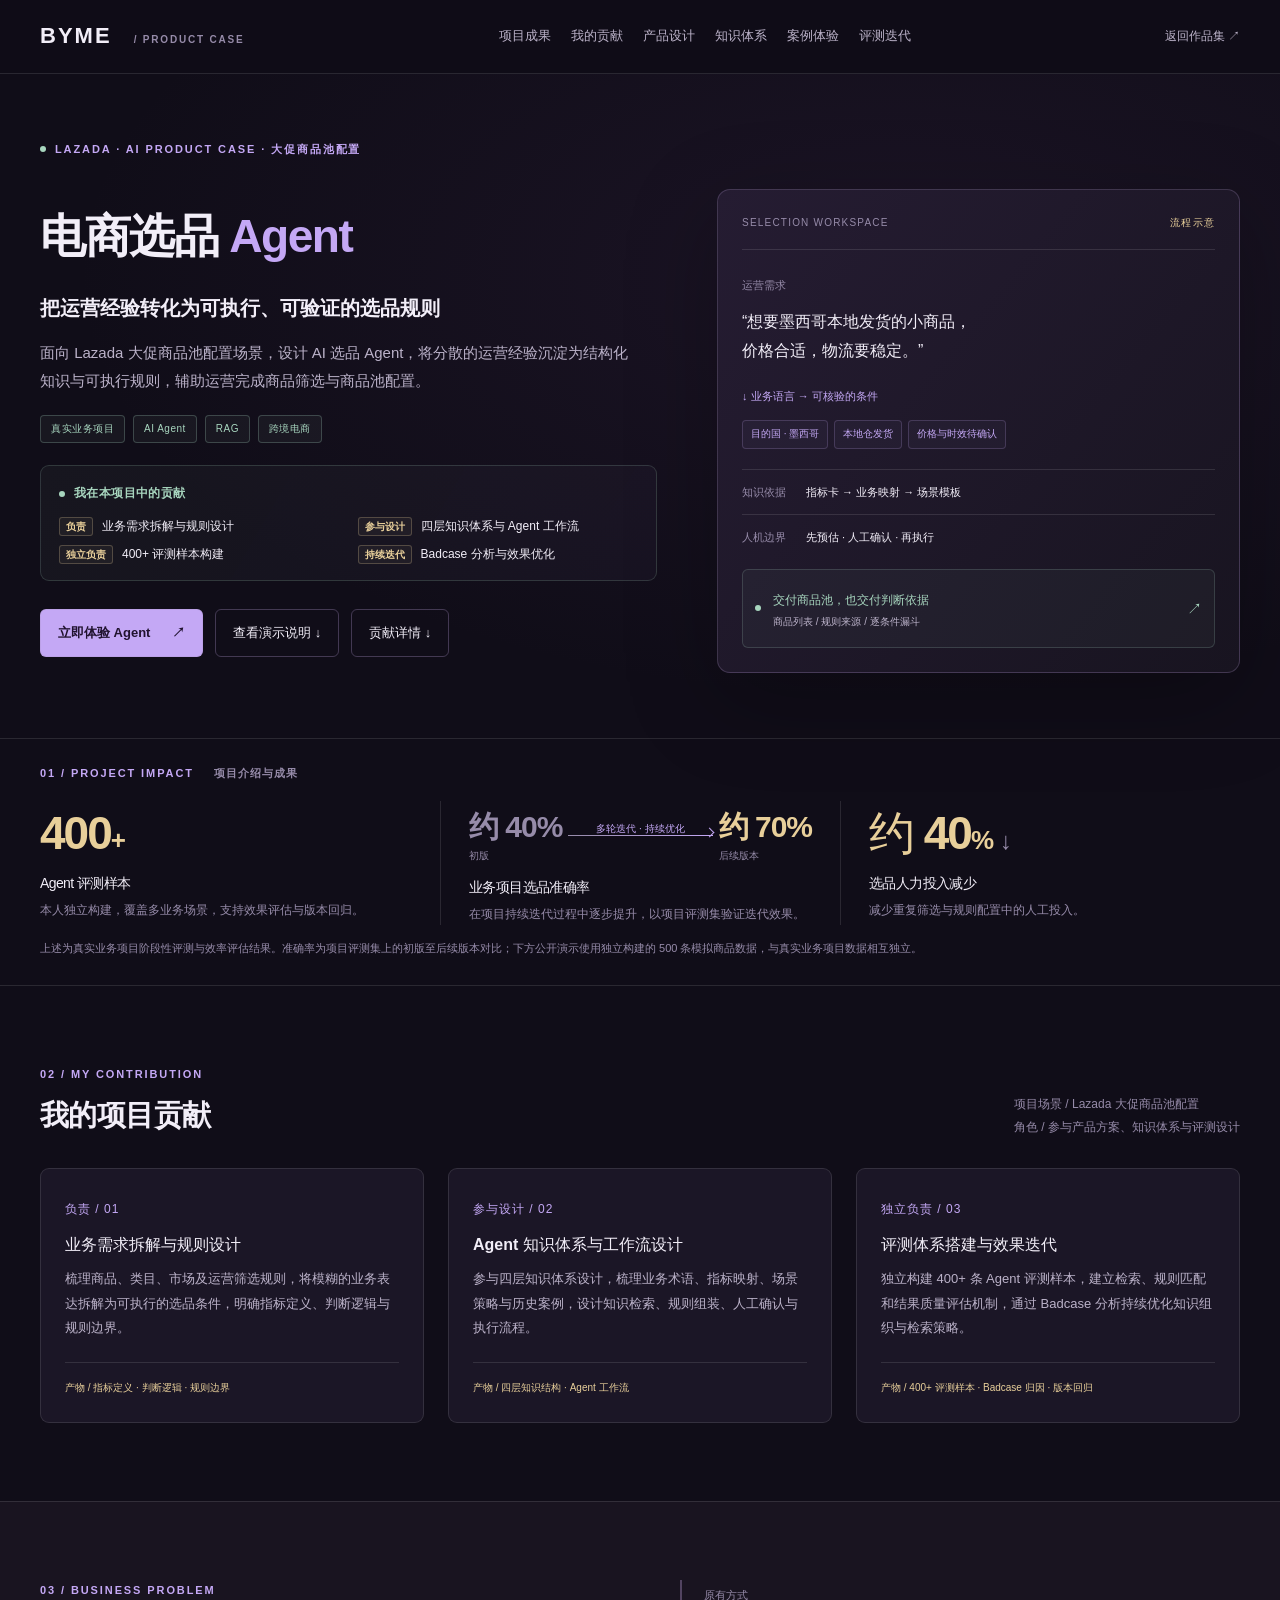
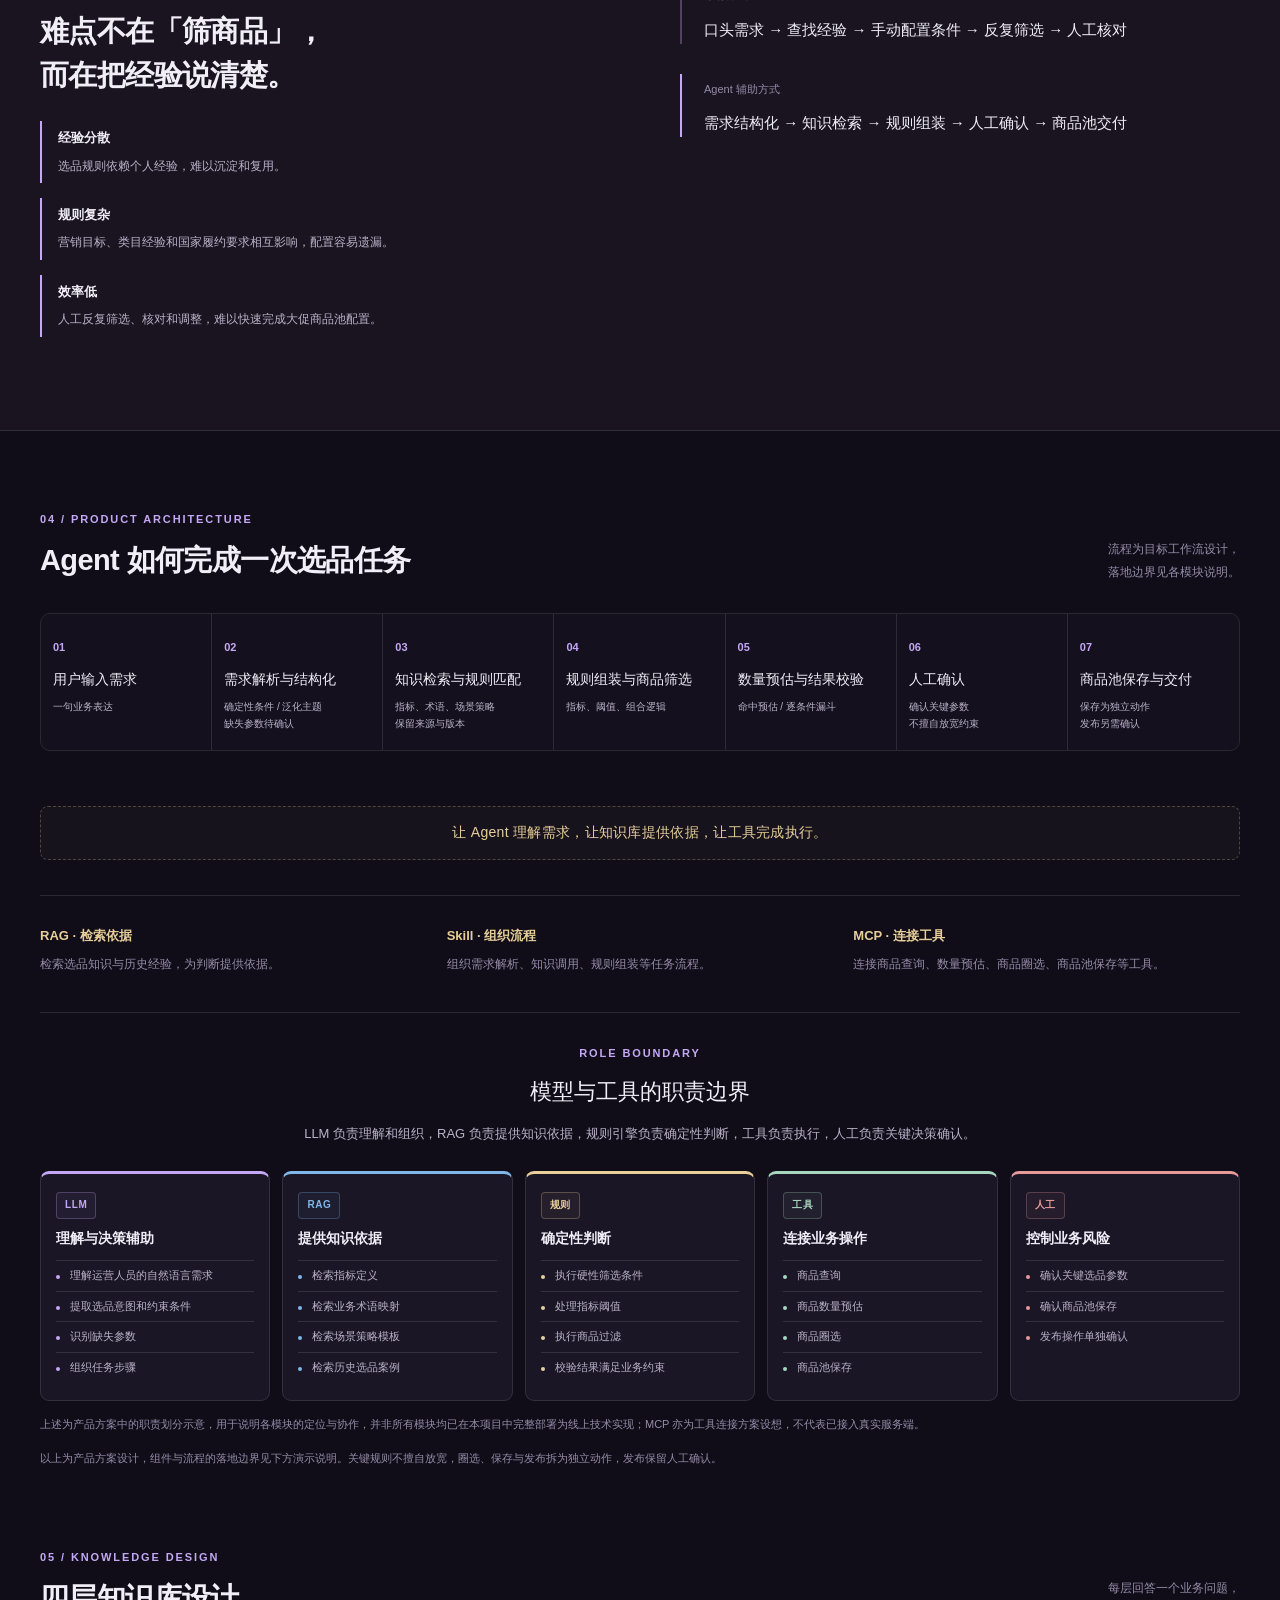
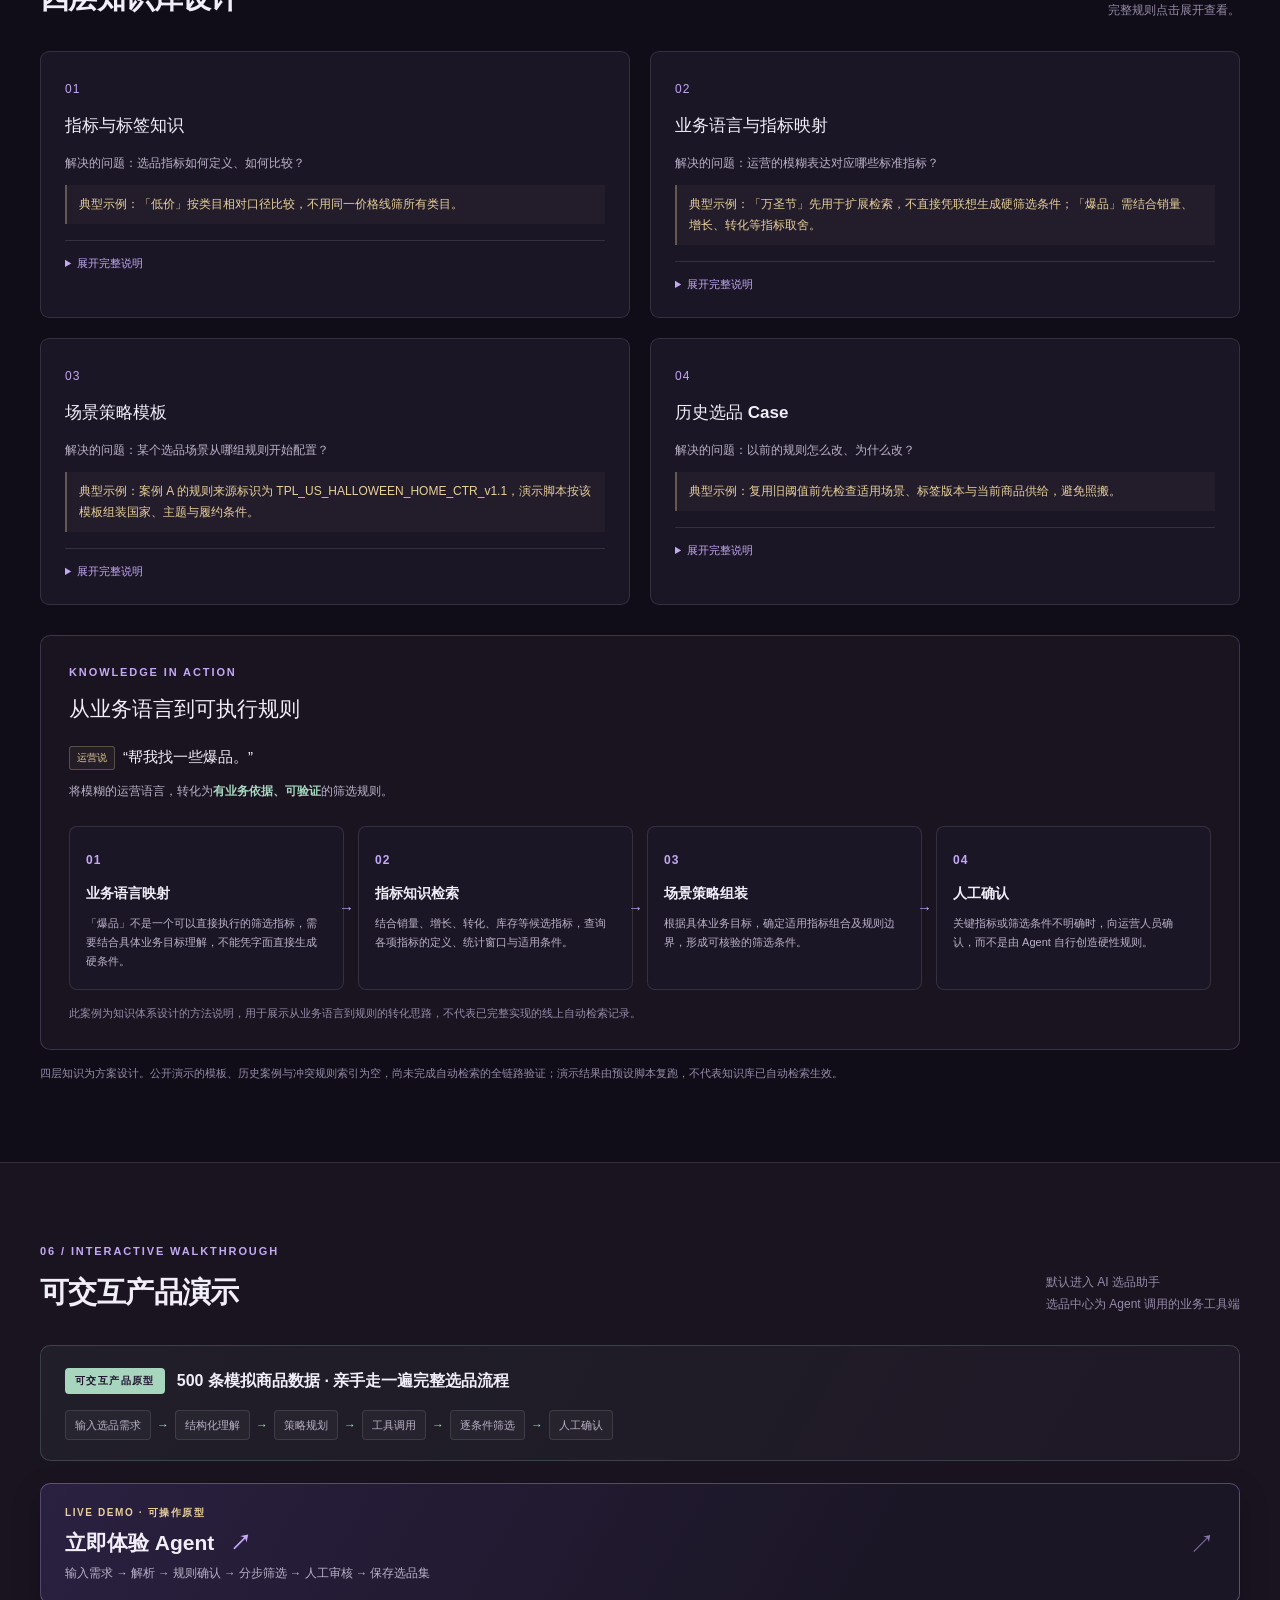
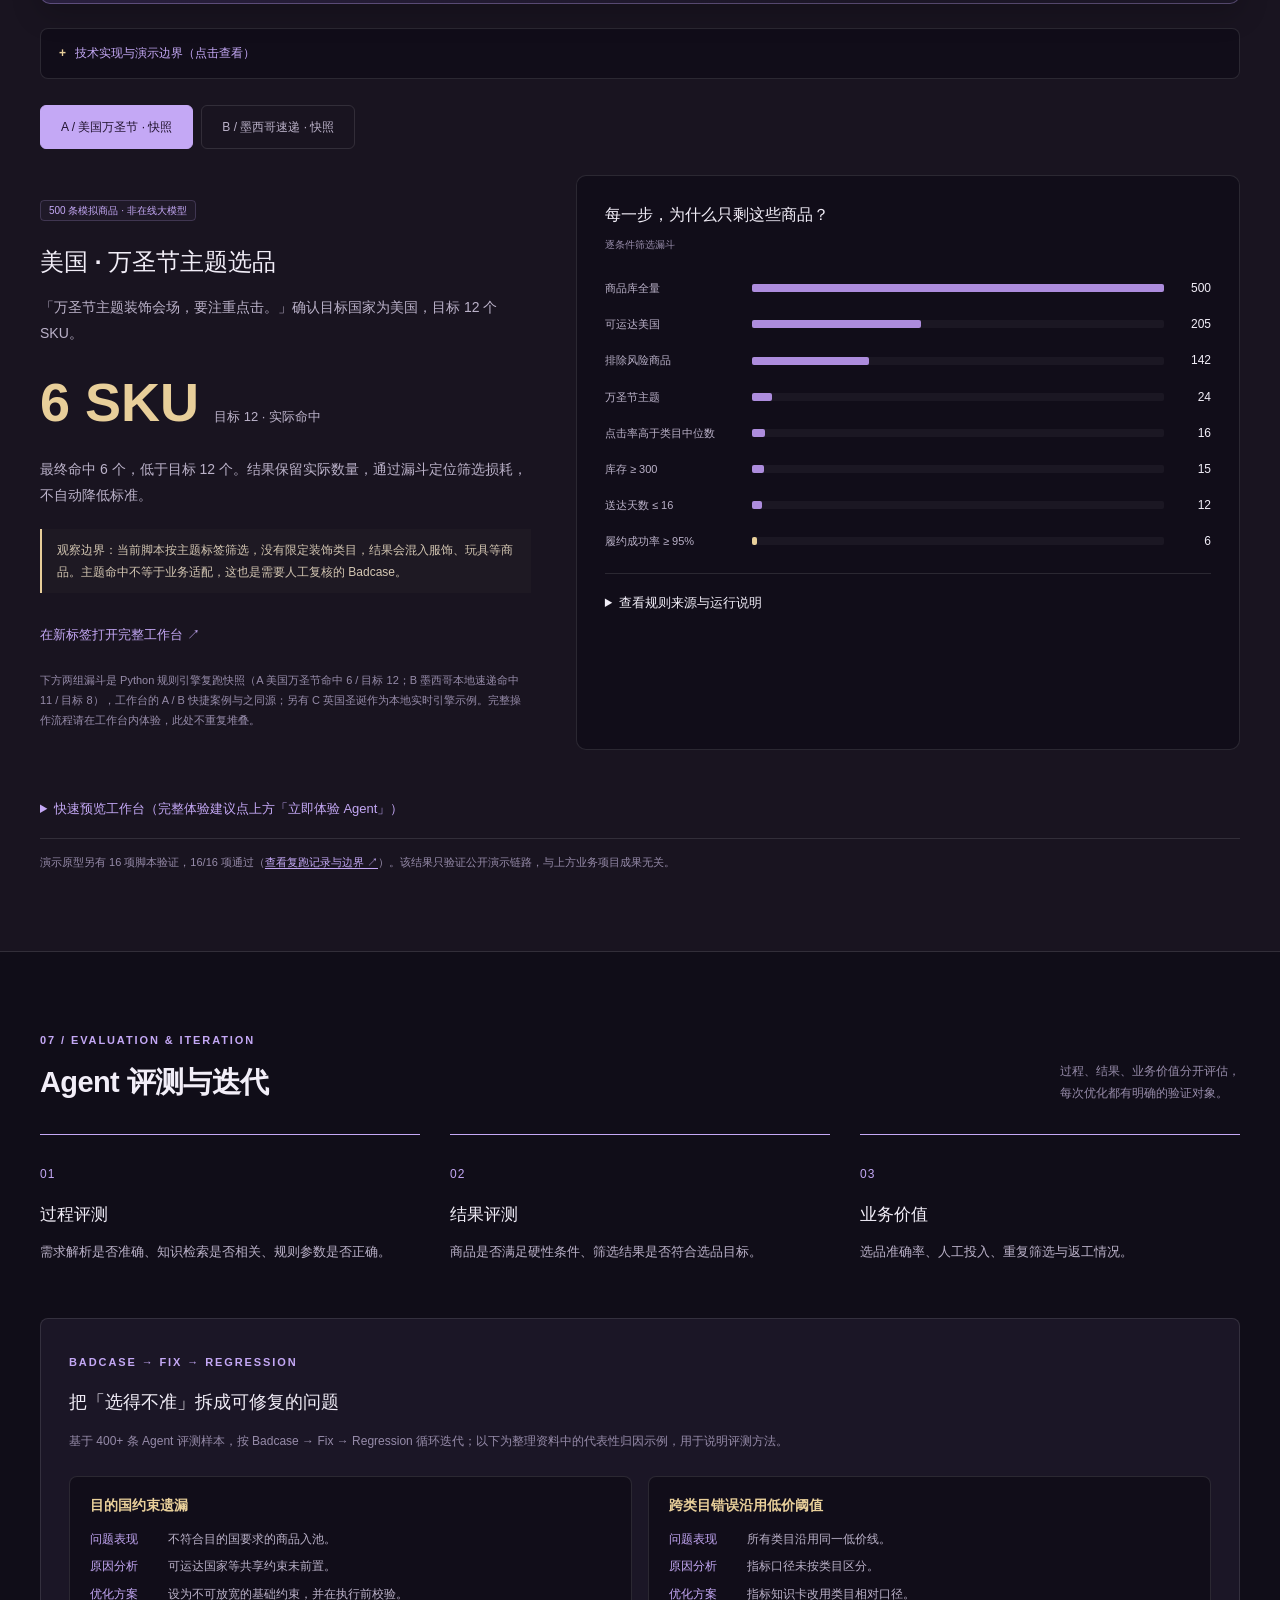
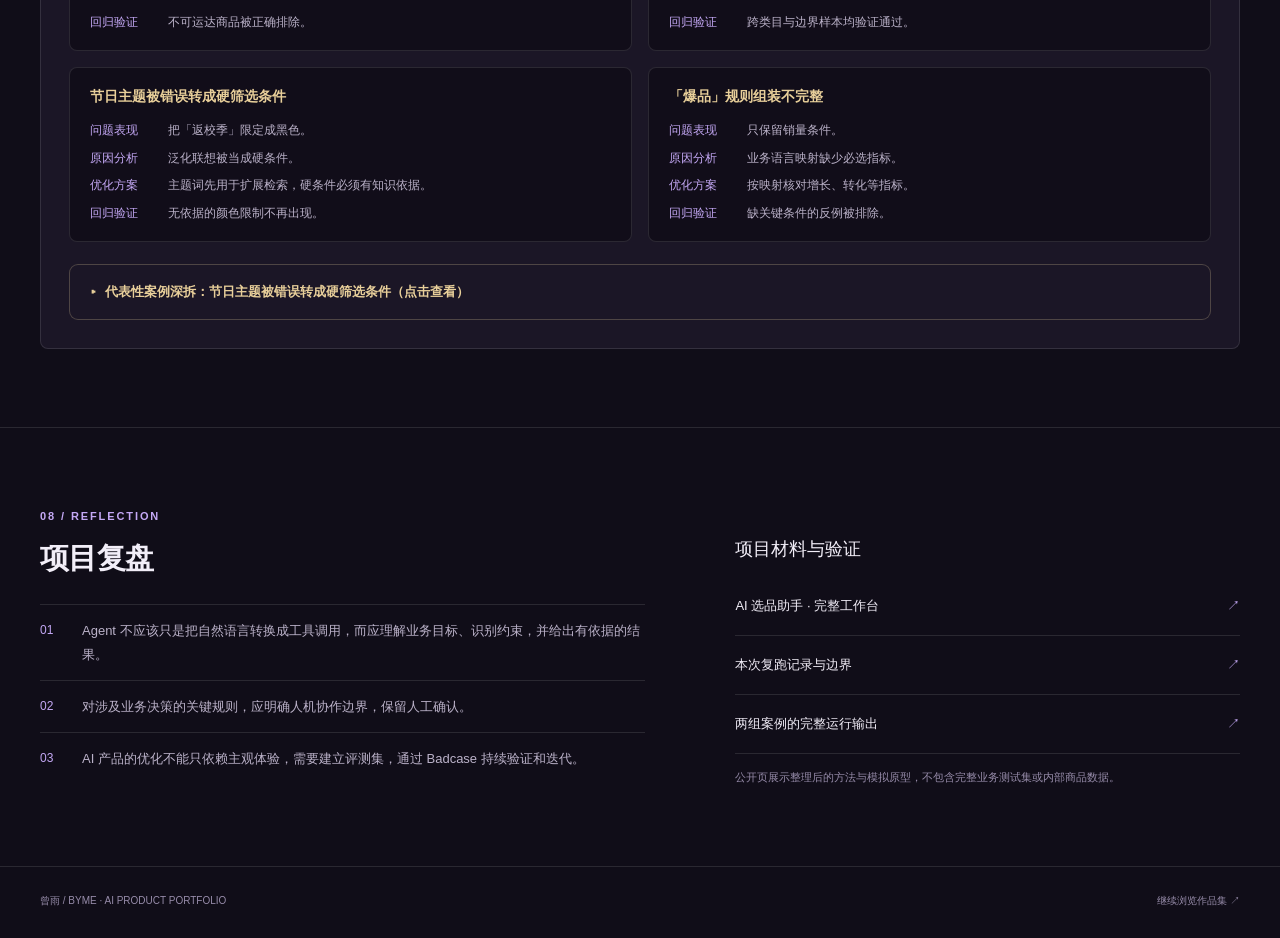
<file: projects/Selection_Agent.html>
<!doctype html>
<html lang="zh-CN">
<head>
<meta charset="utf-8">
<meta name="viewport" content="width=device-width,initial-scale=1">
<title>电商选品 Agent · 把运营经验转化为可执行规则 | 曾雨作品集</title>
<meta name="description" content="电商选品 Agent 项目作品集：业务需求拆解、四层知识库、Agent 工作流、评测与 Badcase 迭代，附 500 条模拟商品的可交互演示。">
<link rel="stylesheet" href="Selection_Agent.css">
<link rel="stylesheet" href="Selection_Agent_content.css">
<script src="Selection_Agent.js" defer></script>
</head>
<body>
<header class="top"><a href="../index.html#screen-03" class="brand">BYME <span>/ PRODUCT CASE</span></a><nav aria-label="项目导航"><a href="#impact">项目成果</a><a href="#contribution">我的贡献</a><a href="#design">产品设计</a><a href="#knowledge">知识体系</a><a href="#demo">案例体验</a><a href="#evaluation">评测迭代</a></nav><a class="back" href="../index.html#screen-03">返回作品集 ↗</a></header>
<main>

<!-- 01 项目介绍与成果 -->
<section class="hero wrap">
<div class="eyebrow"><span class="dot"></span> LAZADA · AI PRODUCT CASE · 大促商品池配置</div>
<div class="hero-grid">
<div>
<h1>电商选品 <span>Agent</span></h1>
<p class="intro">把运营经验转化为可执行、可验证的选品规则</p>
<p class="lead">面向 Lazada 大促商品池配置场景，设计 AI 选品 Agent，将分散的运营经验沉淀为结构化知识与可执行规则，辅助运营完成商品筛选与商品池配置。</p>
<div class="hero-tags"><span>真实业务项目</span><span>AI Agent</span><span>RAG</span><span>跨境电商</span></div>
<div class="hero-contrib"><div class="hc-title"><span class="dot"></span>我在本项目中的贡献</div><ul class="hc-list">
<li><b>负责</b>业务需求拆解与规则设计</li>
<li><b>参与设计</b>四层知识体系与 Agent 工作流</li>
<li><b>独立负责</b>400+ 评测样本构建</li>
<li><b>持续迭代</b>Badcase 分析与效果优化</li>
</ul></div>
<div class="actions"><a class="button primary" href="selection-assets/selection_center.html" target="_blank" rel="noopener">立即体验 Agent <span>↗</span></a><a class="button" href="#demo">查看演示说明 ↓</a><a class="button" href="#contribution">贡献详情 ↓</a></div>
</div>
<aside class="hero-proof" aria-label="选品流程概览"><div class="window-label"><span>SELECTION WORKSPACE</span><i>流程示意</i></div><div class="request"><span>运营需求</span><p>“想要墨西哥本地发货的小商品，<br>价格合适，物流要稳定。”</p></div><div class="connector">↓ 业务语言 → 可核验的条件</div><div class="chips"><span>目的国 · 墨西哥</span><span>本地仓发货</span><span>价格与时效待确认</span></div><div class="trace"><span>知识依据</span><strong>指标卡 → 业务映射 → 场景模板</strong></div><div class="trace"><span>人机边界</span><strong>先预估 · 人工确认 · 再执行</strong></div><div class="receipt"><span class="dot"></span><div><b>交付商品池，也交付判断依据</b><small>商品列表 / 规则来源 / 逐条件漏斗</small></div><span>↗</span></div></aside>
</div>
</section>

<section id="impact" class="impact wrap">
<div class="section-kicker">01 / PROJECT IMPACT <span>项目介绍与成果</span></div>
<div class="metrics">
<article><strong>400<span>+</span></strong><h2>Agent 评测样本</h2><p>本人独立构建，覆盖多业务场景，支持效果评估与版本回归。</p></article>
<article class="metric-iter"><div class="iter-flow"><span class="iter-node start"><b>约 40%</b><small>初版</small></span><span class="iter-arrow">多轮迭代 · 持续优化</span><span class="iter-node end"><b>约 70%</b><small>后续版本</small></span></div><h2>业务项目选品准确率</h2><p>在项目持续迭代过程中逐步提升，以项目评测集验证迭代效果。</p></article>
<article><strong>约 40<span>%</span><em>↓</em></strong><h2>选品人力投入减少</h2><p>减少重复筛选与规则配置中的人工投入。</p></article>
</div>
<p class="caption">上述为真实业务项目阶段性评测与效率评估结果。准确率为项目评测集上的初版至后续版本对比；下方公开演示使用独立构建的 500 条模拟商品数据，与真实业务项目数据相互独立。</p>
</section>

<!-- 02 我的项目贡献 -->
<section id="contribution" class="section wrap">
<div class="section-heading"><div><div class="section-kicker">02 / MY CONTRIBUTION</div><h2>我的项目贡献</h2></div><p>项目场景 / Lazada 大促商品池配置<br>角色 / 参与产品方案、知识体系与评测设计</p></div>
<div class="contributions">
<article><span class="num">负责 / 01</span><h3>业务需求拆解与规则设计</h3><p>梳理商品、类目、市场及运营筛选规则，将模糊的业务表达拆解为可执行的选品条件，明确指标定义、判断逻辑与规则边界。</p><div class="output">产物 / 指标定义 · 判断逻辑 · 规则边界</div></article>
<article><span class="num">参与设计 / 02</span><h3>Agent 知识体系与工作流设计</h3><p>参与四层知识体系设计，梳理业务术语、指标映射、场景策略与历史案例，设计知识检索、规则组装、人工确认与执行流程。</p><div class="output">产物 / 四层知识结构 · Agent 工作流</div></article>
<article><span class="num">独立负责 / 03</span><h3>评测体系搭建与效果迭代</h3><p>独立构建 400+ 条 Agent 评测样本，建立检索、规则匹配和结果质量评估机制，通过 Badcase 分析持续优化知识组织与检索策略。</p><div class="output">产物 / 400+ 评测样本 · Badcase 归因 · 版本回归</div></article>
</div>
</section>

<!-- 03 业务痛点 -->
<section class="section problem">
<div class="wrap split">
<div>
<div class="section-kicker">03 / BUSINESS PROBLEM</div>
<h2>难点不在「筛商品」，<br>而在把经验说清楚。</h2>
<ul class="pain-list">
<li><b>经验分散</b><span>选品规则依赖个人经验，难以沉淀和复用。</span></li>
<li><b>规则复杂</b><span>营销目标、类目经验和国家履约要求相互影响，配置容易遗漏。</span></li>
<li><b>效率低</b><span>人工反复筛选、核对和调整，难以快速完成大促商品池配置。</span></li>
</ul>
</div>
<div class="before-after">
<article><span>原有方式</span><p>口头需求 → 查找经验 → 手动配置条件 → 反复筛选 → 人工核对</p></article>
<article><span>Agent 辅助方式</span><p>需求结构化 → 知识检索 → 规则组装 → 人工确认 → 商品池交付</p></article>
</div>
</div>
</section>

<!-- 04 产品方案与架构 -->
<section id="design" class="section wrap">
<div class="section-heading"><div><div class="section-kicker">04 / PRODUCT ARCHITECTURE</div><h2>Agent 如何完成一次选品任务</h2></div><p>流程为目标工作流设计，<br>落地边界见各模块说明。</p></div>
<ol class="flow">
<li><b>01</b><h3>用户输入需求</h3><p>一句业务表达</p></li>
<li><b>02</b><h3>需求解析与结构化</h3><p>确定性条件 / 泛化主题<br>缺失参数待确认</p></li>
<li><b>03</b><h3>知识检索与规则匹配</h3><p>指标、术语、场景策略<br>保留来源与版本</p></li>
<li><b>04</b><h3>规则组装与商品筛选</h3><p>指标、阈值、组合逻辑</p></li>
<li><b>05</b><h3>数量预估与结果校验</h3><p>命中预估 / 逐条件漏斗</p></li>
<li><b>06</b><h3>人工确认</h3><p>确认关键参数<br>不擅自放宽约束</p></li>
<li><b>07</b><h3>商品池保存与交付</h3><p>保存为独立动作<br>发布另需确认</p></li>
</ol>
<p class="summary-line">让 Agent 理解需求，让知识库提供依据，让工具完成执行。</p>
<div class="principles">
<article><b>RAG · 检索依据</b><p>检索选品知识与历史经验，为判断提供依据。</p></article>
<article><b>Skill · 组织流程</b><p>组织需求解析、知识调用、规则组装等任务流程。</p></article>
<article><b>MCP · 连接工具</b><p>连接商品查询、数量预估、商品圈选、商品池保存等工具。</p></article>
</div>

<div class="boundary-block">
<div class="boundary-head"><div class="section-kicker">ROLE BOUNDARY</div><h3>模型与工具的职责边界</h3><p>LLM 负责理解和组织，RAG 负责提供知识依据，规则引擎负责确定性判断，工具负责执行，人工负责关键决策确认。</p></div>
<div class="boundary-grid">
<article class="boundary-card role-llm"><div class="bc-head"><span class="bc-icon">LLM</span><h4>理解与决策辅助</h4></div><ul><li>理解运营人员的自然语言需求</li><li>提取选品意图和约束条件</li><li>识别缺失参数</li><li>组织任务步骤</li></ul></article>
<article class="boundary-card role-rag"><div class="bc-head"><span class="bc-icon">RAG</span><h4>提供知识依据</h4></div><ul><li>检索指标定义</li><li>检索业务术语映射</li><li>检索场景策略模板</li><li>检索历史选品案例</li></ul></article>
<article class="boundary-card role-rule"><div class="bc-head"><span class="bc-icon">规则</span><h4>确定性判断</h4></div><ul><li>执行硬性筛选条件</li><li>处理指标阈值</li><li>执行商品过滤</li><li>校验结果满足业务约束</li></ul></article>
<article class="boundary-card role-tool"><div class="bc-head"><span class="bc-icon">工具</span><h4>连接业务操作</h4></div><ul><li>商品查询</li><li>商品数量预估</li><li>商品圈选</li><li>商品池保存</li></ul></article>
<article class="boundary-card role-human"><div class="bc-head"><span class="bc-icon">人工</span><h4>控制业务风险</h4></div><ul><li>确认关键选品参数</li><li>确认商品池保存</li><li>发布操作单独确认</li></ul></article>
</div>
<p class="caption">上述为产品方案中的职责划分示意，用于说明各模块的定位与协作，并非所有模块均已在本项目中完整部署为线上技术实现；MCP 亦为工具连接方案设想，不代表已接入真实服务端。</p>
</div>

<p class="caption">以上为产品方案设计，组件与流程的落地边界见下方演示说明。关键规则不擅自放宽，圈选、保存与发布拆为独立动作，发布保留人工确认。</p>
</section>

<!-- 05 四层知识库设计 -->
<section id="knowledge" class="section wrap knowledge-section">
<div class="section-heading"><div><div class="section-kicker">05 / KNOWLEDGE DESIGN</div><h2>四层知识库设计</h2></div><p>每层回答一个业务问题，<br>完整规则点击展开查看。</p></div>
<div class="knowledge-cards">
<article class="knowledge-card"><span class="num">01</span><h3>指标与标签知识</h3><p class="k-question">解决的问题：选品指标如何定义、如何比较？</p><p class="k-example">典型示例：「低价」按类目相对口径比较，不用同一价格线筛所有类目。</p><details><summary>展开完整说明</summary><p>记录指标 ID、字段来源、统计窗口、运算符、阈值及有效期。</p></details></article>
<article class="knowledge-card"><span class="num">02</span><h3>业务语言与指标映射</h3><p class="k-question">解决的问题：运营的模糊表达对应哪些标准指标？</p><p class="k-example">典型示例：「万圣节」先用于扩展检索，不直接凭联想生成硬筛选条件；「爆品」需结合销量、增长、转化等指标取舍。</p><details><summary>展开完整说明</summary><p>不是只看销量；结合业务目标，从销量、增长、转化、库存等候选中做取舍。业务表达不能直接转成硬条件，避免 Agent 自造规则。</p></details></article>
<article class="knowledge-card"><span class="num">03</span><h3>场景策略模板</h3><p class="k-question">解决的问题：某个选品场景从哪组规则开始配置？</p><p class="k-example">典型示例：案例 A 的规则来源标识为 TPL_US_HALLOWEEN_HOME_CTR_v1.1，演示脚本按该模板组装国家、主题与履约条件。</p><details><summary>展开完整说明</summary><p>提供国家、活动、类目与楼层对应的初始策略；标出可调整顺序、不可放宽项和待确认参数。模板是起点，需结合当前供给重新预估。</p></details></article>
<article class="knowledge-card"><span class="num">04</span><h3>历史选品 Case</h3><p class="k-question">解决的问题：以前的规则怎么改、为什么改？</p><p class="k-example">典型示例：复用旧阈值前先检查适用场景、标签版本与当前商品供给，避免照搬。</p><details><summary>展开完整说明</summary><p>记录规则、运营修改、筛选漏斗与后续结果。复用前检查适用场景、标签版本、有效期和当前商品供给。</p></details></article>
</div>

<div class="translate-case">
<div class="tc-head"><div class="section-kicker">KNOWLEDGE IN ACTION</div><h3>从业务语言到可执行规则</h3><p class="tc-query"><span>运营说</span>“帮我找一些爆品。”</p><p class="tc-goal">将模糊的运营语言，转化为<b>有业务依据、可验证</b>的筛选规则。</p></div>
<ol class="tc-flow">
<li><span class="tc-step">01</span><h4>业务语言映射</h4><p>「爆品」不是一个可以直接执行的筛选指标，需要结合具体业务目标理解，不能凭字面直接生成硬条件。</p></li>
<li><span class="tc-step">02</span><h4>指标知识检索</h4><p>结合销量、增长、转化、库存等候选指标，查询各项指标的定义、统计窗口与适用条件。</p></li>
<li><span class="tc-step">03</span><h4>场景策略组装</h4><p>根据具体业务目标，确定适用指标组合及规则边界，形成可核验的筛选条件。</p></li>
<li><span class="tc-step">04</span><h4>人工确认</h4><p>关键指标或筛选条件不明确时，向运营人员确认，而不是由 Agent 自行创造硬性规则。</p></li>
</ol>
<p class="caption">此案例为知识体系设计的方法说明，用于展示从业务语言到规则的转化思路，不代表已完整实现的线上自动检索记录。</p>
</div>

<p class="caption">四层知识为方案设计。公开演示的模板、历史案例与冲突规则索引为空，尚未完成自动检索的全链路验证；演示结果由预设脚本复跑，不代表知识库已自动检索生效。</p>
</section>

<!-- 06 可交互产品演示 -->
<section id="demo" class="section demo-section">
<div class="wrap">
<div class="section-heading"><div><div class="section-kicker">06 / INTERACTIVE WALKTHROUGH</div><h2>可交互产品演示</h2></div><p>默认进入 AI 选品助手<br>选品中心为 Agent 调用的业务工具端</p></div>
<div class="demo-intro">
<div class="demo-intro__lead"><span class="demo-intro__tag">可交互产品原型</span><b>500 条模拟商品数据 · 亲手走一遍完整选品流程</b></div>
<p class="demo-path"><span>输入选品需求</span><em>→</em><span>结构化理解</span><em>→</em><span>策略规划</span><em>→</em><span>工具调用</span><em>→</em><span>逐条件筛选</span><em>→</em><span>人工确认</span></p>
</div>
<a class="demo-launch" href="selection-assets/selection_center.html" target="_blank" rel="noopener"><span class="demo-launch__tag">LIVE DEMO · 可操作原型</span><b>立即体验 Agent <span>↗</span></b><small>输入需求 → 解析 → 规则确认 → 分步筛选 → 人工审核 → 保存选品集</small></a>
<details class="demo-boundary"><summary>技术实现与演示边界（点击查看）</summary><div class="demo-boundary__body">
<p>演示原型已升级为 <b>六阶段 Agent 工作流</b>：需求输入 → 需求解析 → 规则确认 → 商品筛选 → 人工审核 → 选品集保存。采用 <b>500 条模拟商品数据</b>，默认进入「AI 选品助手」，可亲自输入需求、检查并修改结构化解析结果、确认筛选规则、查看分步执行与逐条件漏斗、勾选商品并在人工确认后保存选品集；「选品中心」作为 Agent 调用的业务工具端完整保留。</p>
<p>两个原始预设案例（美国万圣节 / 墨西哥本地速递）忠实回放 Python 规则引擎复跑快照；自定义需求或修改规则后，切换为浏览器本地规则引擎实时筛选并如实标注口径差异。</p>
<p>当前原型使用<b>本地关键词与正则规则</b>完成自然语言解析，通过<b>本地业务函数</b>模拟工具调用，<b>并非在线大模型，也未接入真实 MCP Server / Client</b>。该原型用于展示产品交互、规则处理和筛选机制，与真实业务项目数据相互独立。</p>
</div></details>
<div class="scenario-switch" role="group" aria-label="选择引擎复跑快照案例"><button type="button" data-case="0" aria-pressed="true">A / 美国万圣节 · 快照</button><button type="button" data-case="1" aria-pressed="false">B / 墨西哥速递 · 快照</button></div>
<div class="demo-grid">
<div class="demo-story"><span class="pill">500 条模拟商品 · 非在线大模型</span><h3 id="case-title"></h3><p id="case-input"></p><div class="case-result"><strong id="case-count"></strong><span id="case-target"></span></div><p id="case-insight"></p><div class="case-caveat" id="case-caveat"></div><a class="text-link" href="selection-assets/selection_center.html" target="_blank" rel="noopener">在新标签打开完整工作台 ↗</a><p class="caption">下方两组漏斗是 Python 规则引擎复跑快照（A 美国万圣节命中 6 / 目标 12；B 墨西哥本地速递命中 11 / 目标 8），工作台的 A / B 快捷案例与之同源；另有 C 英国圣诞作为本地实时引擎示例。完整操作流程请在工作台内体验，此处不重复堆叠。</p></div>
<div class="funnel-panel"><div class="panel-heading"><h3>每一步，为什么只剩这些商品？</h3><span>逐条件筛选漏斗</span></div><div id="funnel" aria-live="polite"></div><details><summary>查看规则来源与运行说明</summary><div id="case-source"></div><p>案例脚本预设结构化需求和规则，复跑验证圈选、漏斗与保存；案例 A 只按主题标签筛选，案例 B 未定义「小商品」的体积或重量，均需人工复核。</p></details></div>
</div>
<details class="prototype"><summary>快速预览工作台（完整体验建议点上方「立即体验 Agent」）</summary><iframe title="AI 选品助手与选品中心演示原型" data-src="selection-assets/selection_center.html" loading="lazy"></iframe></details>
<p class="caption">演示原型另有 16 项脚本验证，16/16 项通过（<a href="selection-assets/verification.txt" target="_blank" rel="noopener">查看复跑记录与边界 ↗</a>）。该结果只验证公开演示链路，与上方业务项目成果无关。</p>
</div>
</section>

<!-- 07 Agent 评测与迭代 -->
<section id="evaluation" class="section wrap">
<div class="section-heading"><div><div class="section-kicker">07 / EVALUATION &amp; ITERATION</div><h2>Agent 评测与迭代</h2></div><p>过程、结果、业务价值分开评估，<br>每次优化都有明确的验证对象。</p></div>
<div class="evaluation-grid">
<article><span class="num">01</span><h3>过程评测</h3><p>需求解析是否准确、知识检索是否相关、规则参数是否正确。</p></article>
<article><span class="num">02</span><h3>结果评测</h3><p>商品是否满足硬性条件、筛选结果是否符合选品目标。</p></article>
<article><span class="num">03</span><h3>业务价值</h3><p>选品准确率、人工投入、重复筛选与返工情况。</p></article>
</div>
<div class="badcase"><div><span class="section-kicker">BADCASE → FIX → REGRESSION</span><h3>把「选得不准」拆成可修复的问题</h3><p>基于 400+ 条 Agent 评测样本，按 Badcase → Fix → Regression 循环迭代；以下为整理资料中的代表性归因示例，用于说明评测方法。</p></div>
<div class="badcase-cards">
<article class="badcase-card"><h4>目的国约束遗漏</h4><dl><dt>问题表现</dt><dd>不符合目的国要求的商品入池。</dd><dt>原因分析</dt><dd>可运达国家等共享约束未前置。</dd><dt>优化方案</dt><dd>设为不可放宽的基础约束，并在执行前校验。</dd><dt>回归验证</dt><dd>不可运达商品被正确排除。</dd></dl></article>
<article class="badcase-card"><h4>跨类目错误沿用低价阈值</h4><dl><dt>问题表现</dt><dd>所有类目沿用同一低价线。</dd><dt>原因分析</dt><dd>指标口径未按类目区分。</dd><dt>优化方案</dt><dd>指标知识卡改用类目相对口径。</dd><dt>回归验证</dt><dd>跨类目与边界样本均验证通过。</dd></dl></article>
<article class="badcase-card"><h4>节日主题被错误转成硬筛选条件</h4><dl><dt>问题表现</dt><dd>把「返校季」限定成黑色。</dd><dt>原因分析</dt><dd>泛化联想被当成硬条件。</dd><dt>优化方案</dt><dd>主题词先用于扩展检索，硬条件必须有知识依据。</dd><dt>回归验证</dt><dd>无依据的颜色限制不再出现。</dd></dl></article>
<article class="badcase-card"><h4>「爆品」规则组装不完整</h4><dl><dt>问题表现</dt><dd>只保留销量条件。</dd><dt>原因分析</dt><dd>业务语言映射缺少必选指标。</dd><dt>优化方案</dt><dd>按映射核对增长、转化等指标。</dd><dt>回归验证</dt><dd>缺关键条件的反例被排除。</dd></dl></article>
</div>

<details class="badcase-deep">
<summary>代表性案例深拆：节日主题被错误转成硬筛选条件（点击查看）</summary>
<p class="caption">以下为代表性评测归因示例，用于说明 Badcase 的分析方法，并非线上真实事故，也不包含虚构的具体测试数据。</p>
<div class="bd-flow">
<article class="bd-step"><span class="bd-num">问题</span><h4>问题表现</h4><p>运营提出返校季主题选品需求，系统错误地将「黑色」作为硬性筛选条件，把主题联想直接写进了筛选规则。</p></article>
<article class="bd-step"><span class="bd-num">归因</span><h4>原因分析与问题归因</h4><p>Agent 将主题联想错误地转换成没有业务依据的硬性筛选条件。根因是<b>业务语言映射不准确</b>，缺少对<b>泛化主题</b>和<b>确定性条件</b>的区分。</p></article>
<article class="bd-step"><span class="bd-num">优化</span><h4>优化方案</h4><p>主题词先用于<b>扩展检索</b>，不直接生成筛选条件；硬性筛选条件必须有明确的知识依据，才允许进入规则组装。</p></article>
<article class="bd-step"><span class="bd-num">验证</span><h4>回归验证</h4><p>在评测集中增加「无依据颜色限制」的反例，验证规则调整后是否仍出现错误筛选，确认优化生效并防止回退。</p></article>
</div>
<p class="bd-skills"><span>体现能力</span>问题定位 · 业务规则理解 · Badcase 归因 · 评测集建设 · 持续迭代</p>
</details>
</div>
</section>

<!-- 08 项目复盘 -->
<section class="section wrap closing"><div><div class="section-kicker">08 / REFLECTION</div><h2>项目复盘</h2>
<ol class="reflection-list">
<li><span>01</span><p>Agent 不应该只是把自然语言转换成工具调用，而应理解业务目标、识别约束，并给出有依据的结果。</p></li>
<li><span>02</span><p>对涉及业务决策的关键规则，应明确人机协作边界，保留人工确认。</p></li>
<li><span>03</span><p>AI 产品的优化不能只依赖主观体验，需要建立评测集，通过 Badcase 持续验证和迭代。</p></li>
</ol>
</div><aside><h3>项目材料与验证</h3><a href="selection-assets/selection_center.html" target="_blank" rel="noopener">AI 选品助手 · 完整工作台 <span>↗</span></a><a href="selection-assets/verification.txt" target="_blank" rel="noopener">本次复跑记录与边界 <span>↗</span></a><a href="selection-assets/case-output.txt" target="_blank" rel="noopener">两组案例的完整运行输出 <span>↗</span></a><p class="caption">公开页展示整理后的方法与模拟原型，不包含完整业务测试集或内部商品数据。</p></aside></section>
</main>
<footer class="wrap"><span>曾雨 / BYME · AI PRODUCT PORTFOLIO</span><a href="../index.html#screen-03">继续浏览作品集 ↗</a></footer>
</body></html>
</file>
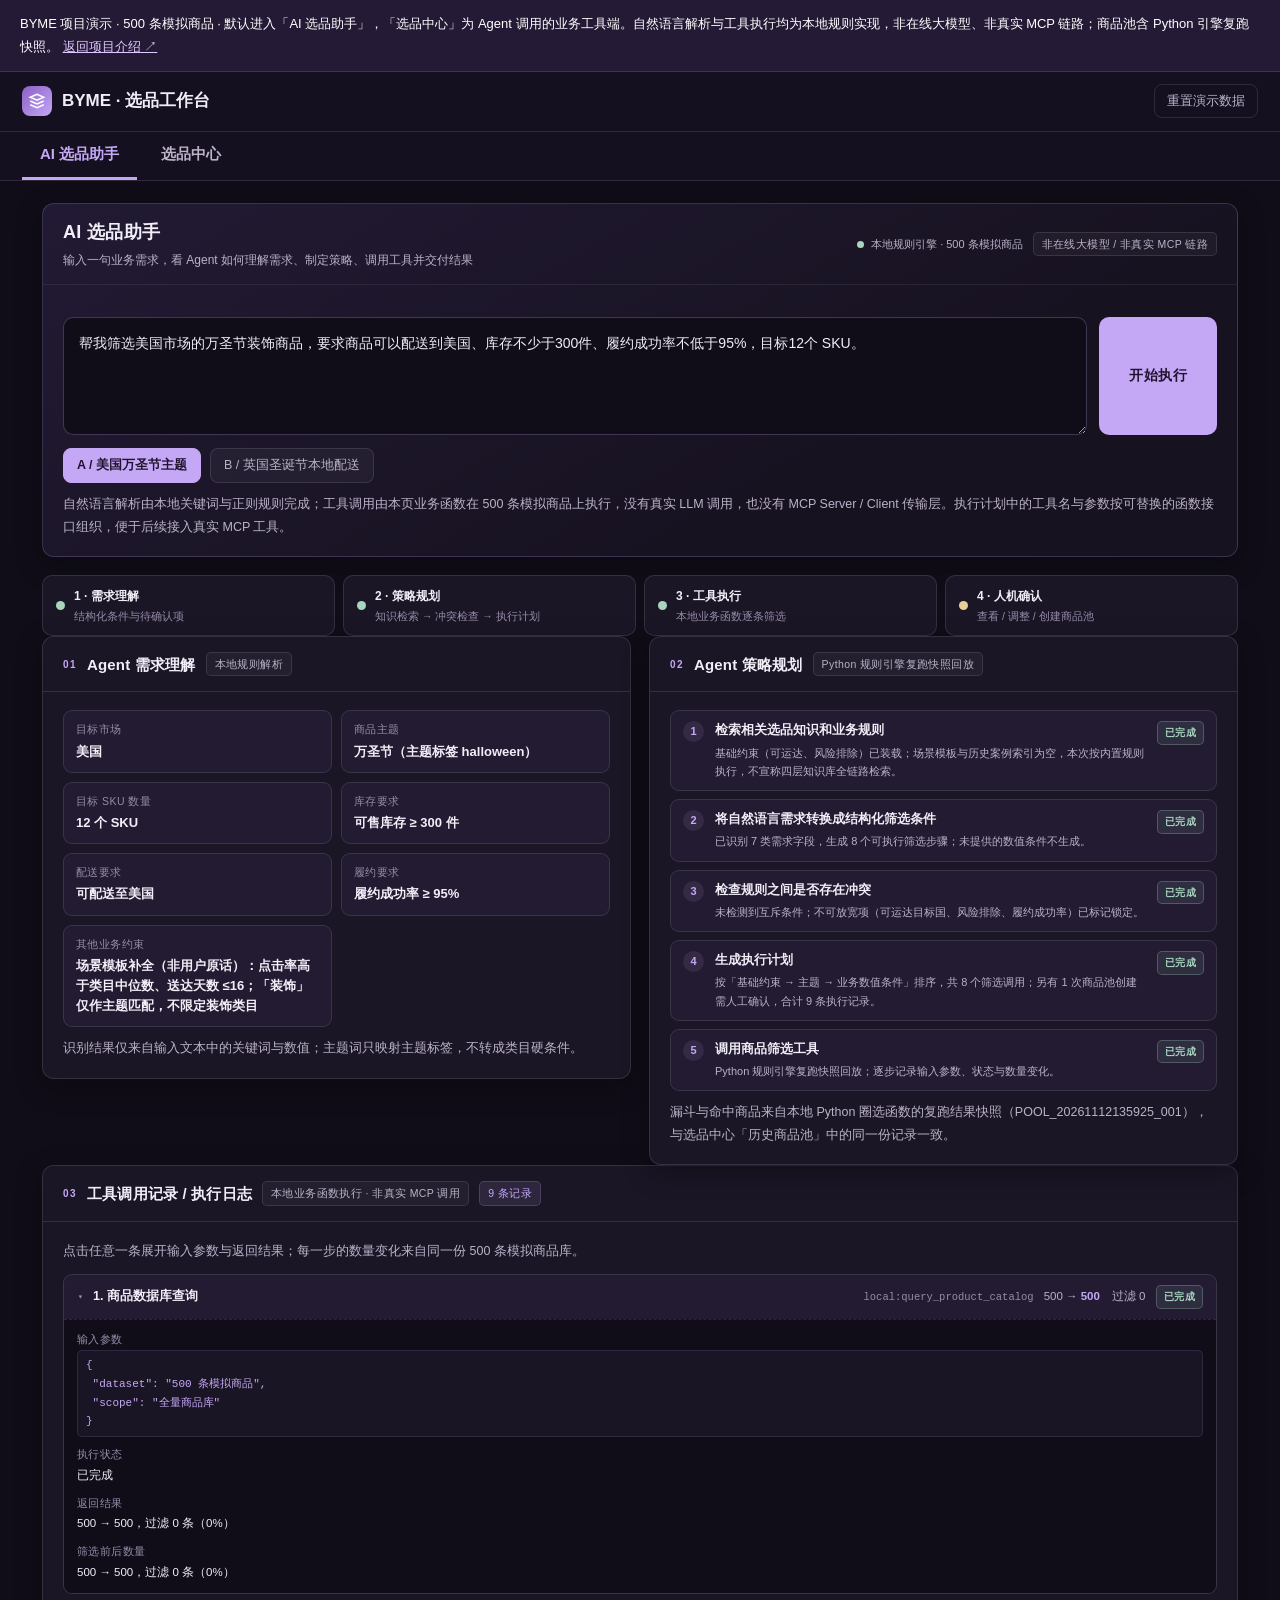
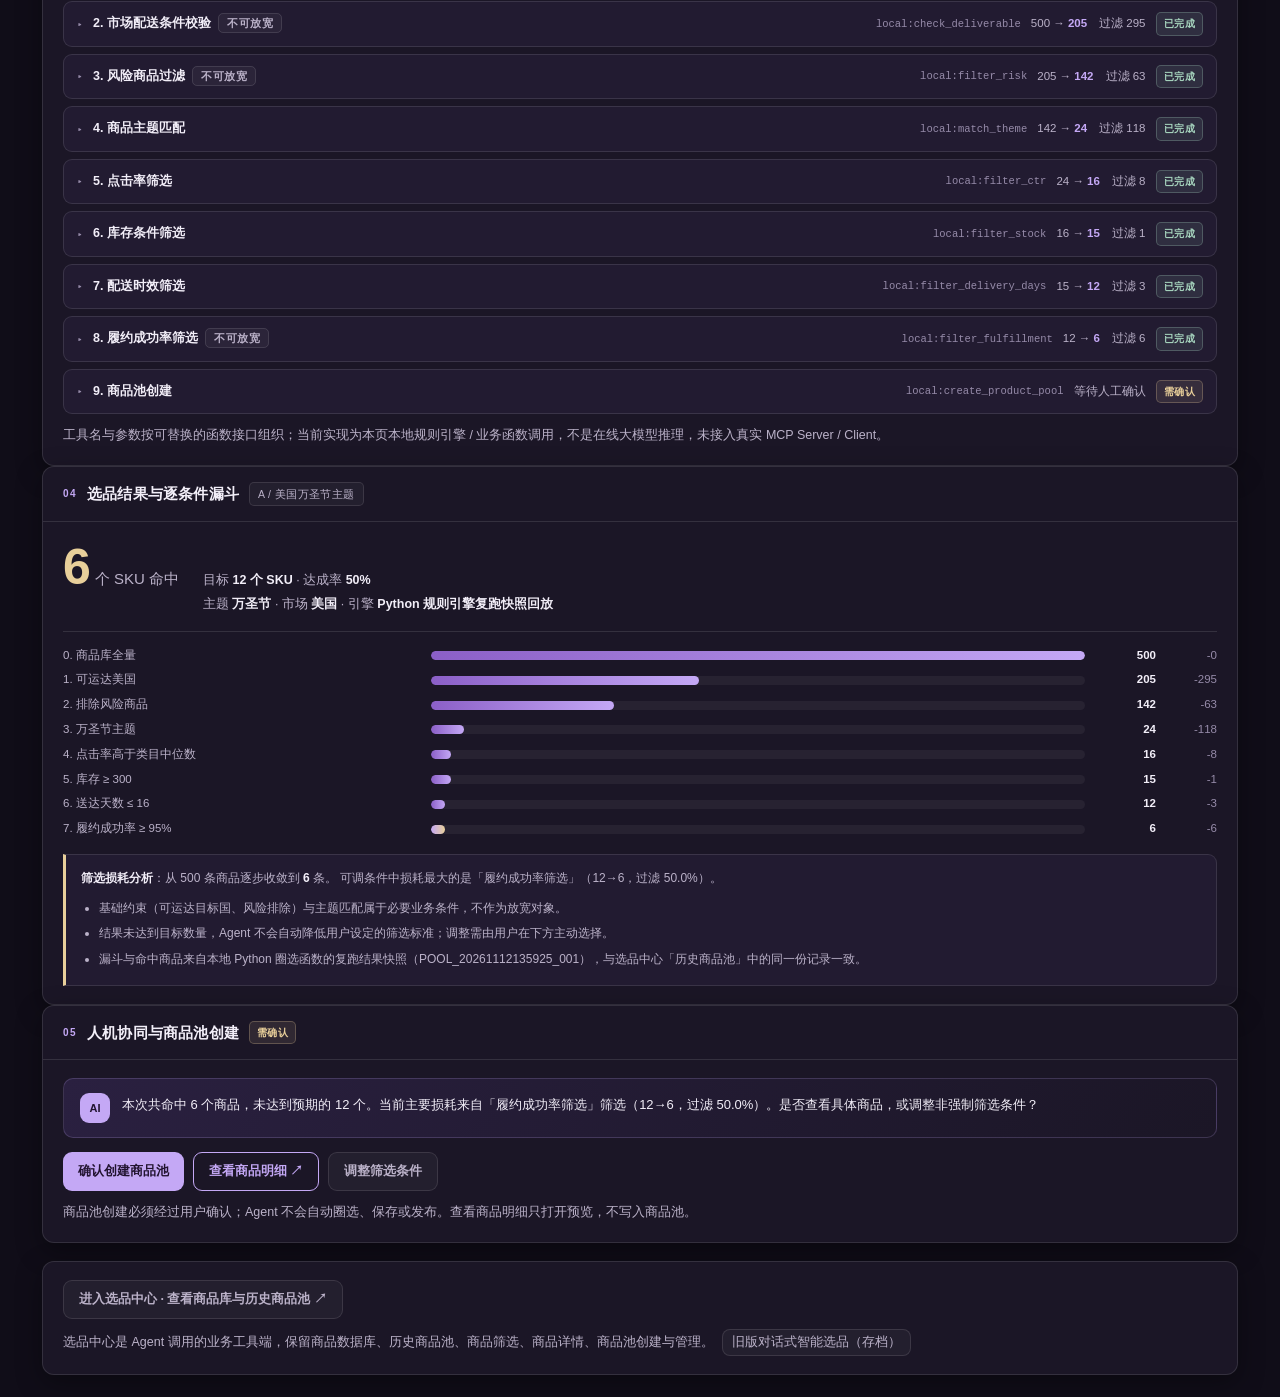
<file: projects/selection-assets/selection_center.html>
<!DOCTYPE html>
<html lang="zh-CN" data-page-node-id="lKVOoHmVs8VdfuFYU9A1hn">
<head data-page-node-id="W83cvujsagj9Klu1YbfjmD">
<meta charset="UTF-8" data-page-node-id="FJxMrGF5amGzSLpVacJl8f" />
<meta name="viewport" content="width=device-width, initial-scale=1.0, viewport-fit=cover" data-page-node-id="gBOKCknWHGHvH3FVmX6hBU" />
<title>AI 选品助手 · 跨境电商选品中心</title>
<style>
  :root{
    --primary:#2f54eb; --primary-soft:#e8edff; --primary-deep:#1d39c4;
    --bg:#f4f6fb; --card:#ffffff; --line:#e6e9f0; --text:#1f2533; --muted:#8a93a6;
    --red:#e23b3b; --green:#16a34a; --orange:#f57c00; --radius:14px;
    --shadow:0 4px 18px rgba(31,37,51,.06);
  }
  *{box-sizing:border-box;}
  html,body{margin:0;padding:0;}
  body{
    font-family:-apple-system,BlinkMacSystemFont,"Segoe UI",Roboto,"PingFang SC","Microsoft YaHei",sans-serif;
    background:var(--bg); color:var(--text); font-size:14px; line-height:1.55; -webkit-text-size-adjust:100%;
  }
  button{font-family:inherit; cursor:pointer;}
  input,select,textarea{font-family:inherit; font-size:16px;}
  .app{min-height:100vh; display:flex; flex-direction:column;}
  /* top bar */
  .topbar{background:var(--card); border-bottom:1px solid var(--line); padding:0 22px; height:60px; display:flex; align-items:center; gap:14px; position:sticky; top:0; z-index:30;}
  .logo{display:flex; align-items:center; gap:10px; font-weight:700; font-size:17px;}
  .logo .mark{width:30px;height:30px;border-radius:8px;background:var(--primary);display:flex;align-items:center;justify-content:center;}
  .spacer{flex:1;}
  .reset-btn{background:transparent;border:1px solid var(--line);color:var(--muted);border-radius:8px;padding:7px 12px;font-size:13px;}
  .reset-btn:hover{color:var(--primary);border-color:var(--primary);}
  /* nav tabs */
  .nav{display:flex; gap:6px; background:var(--card); border-bottom:1px solid var(--line); padding:0 22px;}
  .nav .tab{padding:13px 18px; font-size:15px; color:var(--muted); border-bottom:3px solid transparent; background:none; border-top:none;border-left:none;border-right:none; font-weight:600;}
  .nav .tab.active{color:var(--primary); border-bottom-color:var(--primary);}
  .content{flex:1; padding:22px; max-width:1240px; width:100%; margin:0 auto;}
  /* cards */
  .card{background:var(--card); border:1px solid var(--line); border-radius:var(--radius); box-shadow:var(--shadow);}
  .stat-row{display:grid; grid-template-columns:repeat(4,1fr); gap:14px; margin-bottom:18px;}
  .stat{padding:16px 18px;}
  .stat .k{color:var(--muted); font-size:13px;}
  .stat .v{font-size:26px; font-weight:700; margin-top:4px;}
  /* toolbar */
  .toolbar{display:flex; align-items:center; gap:12px; margin-bottom:16px; flex-wrap:wrap;}
  .toolbar .title{font-size:18px; font-weight:700; margin-right:auto;}
  .btn{background:var(--primary); color:#fff; border:none; border-radius:10px; padding:10px 16px; font-size:14px; font-weight:600; display:inline-flex; align-items:center; gap:7px;}
  .btn:hover{background:var(--primary-deep);}
  .btn.ghost{background:#fff; color:var(--primary); border:1px solid var(--primary);}
  .btn.ghost:hover{background:var(--primary-soft);}
  .btn.sm{padding:7px 12px; font-size:13px;}
  .btn.light{background:var(--primary-soft); color:var(--primary);}
  .btn:disabled{opacity:.5; cursor:not-allowed;}
  /* table */
  table{width:100%; border-collapse:collapse;}
  th,td{text-align:left; padding:13px 16px; border-bottom:1px solid var(--line); font-size:13.5px;}
  th{color:var(--muted); font-weight:600; background:#fafbfe;}
  tbody tr:hover{background:#fafbff;}
  .tag{display:inline-block; background:var(--primary-soft); color:var(--primary); border-radius:6px; padding:2px 9px; font-size:12px; margin:2px 4px 2px 0;}
  .tag.gray{background:#f0f2f7; color:var(--muted);}
  .muted{color:var(--muted);}
  .pill{font-size:12px; padding:3px 10px; border-radius:20px; background:#eef1f7; color:var(--muted);}
  /* MCP 商品池（Skill 调用 MCP 生成的结果） */
  .badge-mcp{display:inline-block;font-size:11px;font-weight:700;line-height:1;padding:3px 7px;border-radius:5px;
    background:#e6f4ff;color:#0958d9;border:1px solid #91caff;margin-left:6px;vertical-align:middle;}
  .mcp-status{display:flex;align-items:center;gap:6px;font-size:12.5px;color:var(--muted);}
  .mcp-status .dot{width:8px;height:8px;border-radius:50%;background:#c9cfdb;display:inline-block;}
  .mcp-status.on .dot{background:var(--green);}
  .mcp-status.off .dot{background:var(--red);}
  .src-tag{font-size:11.5px;color:var(--primary);background:var(--primary-soft);border-radius:5px;padding:1px 6px;}
  .rule-row{display:flex;gap:10px;align-items:flex-start;padding:9px 0;border-bottom:1px dashed var(--line);flex-wrap:wrap;}
  .rule-row:last-child{border-bottom:none;}
  .rule-nm{font-weight:600;min-width:120px;}
  .rule-op{color:var(--text);}
  .lock{font-size:11px;color:var(--red);border:1px solid #ffccc7;background:#fff2f0;border-radius:5px;padding:1px 6px;}
  .fbar{height:8px;border-radius:5px;background:#eef1f7;overflow:hidden;min-width:90px;flex:1;}
  .fbar i{display:block;height:100%;background:var(--primary);border-radius:5px;}
  .fbar i.warn{background:var(--orange);}
  .cf-item{border:1px solid var(--line);border-left:3px solid var(--orange);border-radius:10px;padding:10px 14px;margin-bottom:10px;background:#fffdf7;}
  .cf-item .t{font-weight:700;font-size:13.5px;}
  .cf-item .f{font-size:13px;margin-top:4px;}
  .cf-item .a{font-size:12.5px;color:var(--muted);margin-top:3px;}
  .note{font-size:12.5px;color:var(--muted);border-left:3px solid var(--line);padding-left:10px;margin-top:12px;}
  @media(max-width:768px){
    .rule-nm{min-width:auto;}
    .fbar{min-width:60px;}
  }
  /* create page */
  .form-grid{display:grid; grid-template-columns:repeat(2,1fr); gap:18px; padding:20px;}
  .field{display:flex; flex-direction:column; gap:6px;}
  .field.full{grid-column:1/-1;}
  .field label{font-size:13px; font-weight:600; color:#46506a;}
  .field input,.field textarea,.field select{border:1px solid var(--line); border-radius:9px; padding:10px 12px; background:#fff; color:var(--text); width:100%;}
  .field textarea{resize:vertical; min-height:64px;}
  .section-title{font-size:16px; font-weight:700; padding:18px 20px 6px; display:flex; align-items:center; gap:8px;}
  .section-title .num{background:var(--primary); color:#fff; width:22px;height:22px;border-radius:50%;display:inline-flex;align-items:center;justify-content:center;font-size:12px;}
  .group{margin:14px 20px; border:1px dashed var(--line); border-radius:12px; padding:14px; background:#fcfdff;}
  .group-head{display:flex; align-items:center; gap:10px; margin-bottom:10px;}
  .group-badge{font-size:12px; font-weight:700; color:var(--primary); background:var(--primary-soft); padding:3px 10px; border-radius:20px;}
  .cond{border:1px solid var(--line); border-radius:10px; padding:11px 13px; margin-bottom:9px; background:#fff; display:flex; align-items:flex-start; gap:10px;}
  .cond .meta{flex:1; min-width:0;}
  .cond .name{font-weight:600;}
  .cond .cfg{color:var(--muted); font-size:12.5px; margin-top:3px; word-break:break-all;}
  .cond .ops{display:flex; gap:6px; align-items:center;}
  .icon-btn{background:#fff; border:1px solid var(--line); border-radius:8px; width:34px;height:34px;display:flex;align-items:center;justify-content:center; color:var(--muted);}
  .icon-btn:hover{color:var(--primary); border-color:var(--primary);}
  .rule-box{margin-top:9px; padding:10px 11px; background:#fafbff; border:1px dashed #dde3ef; border-radius:9px;}
  .rule-box .cfg-ctrl{margin-top:0;}
  .not-toggle{font-size:12px; border:1px solid var(--line); border-radius:8px; padding:6px 10px; background:#fff; color:var(--muted);}
  .not-toggle.on{background:var(--red); color:#fff; border-color:var(--red);}
  .or-divider{text-align:center; color:var(--orange); font-weight:700; margin:6px 0; font-size:13px; letter-spacing:2px;}
  .preview{padding:18px 20px;}
  .preview .count{font-size:22px; font-weight:700; color:var(--primary);}
  .scroll{max-height:340px; overflow:auto; border:1px solid var(--line); border-radius:10px; margin-top:12px;}
  /* modal */
  .modal-mask{position:fixed; inset:0; background:rgba(20,26,40,.45); display:none; align-items:center; justify-content:center; z-index:50; padding:18px;}
  .modal-mask.open{display:flex;}
  .modal{background:#fff; border-radius:16px; width:min(960px,100%); max-height:88vh; display:flex; flex-direction:column; overflow:hidden;}
  .modal-head{padding:16px 20px; border-bottom:1px solid var(--line); display:flex; align-items:center; gap:10px; font-weight:700; font-size:16px;}
  .modal-body{display:grid; grid-template-columns:200px 1fr 320px; gap:0; flex:1; min-height:0;}
  .col{border-right:1px solid var(--line); overflow:auto; padding:14px;}
  .col:last-child{border-right:none; background:#fafbff;}
  .col h4{margin:0 0 8px; font-size:12px; color:var(--muted); text-transform:uppercase; letter-spacing:1px;}
  .l1-item{padding:10px 12px; border-radius:9px; cursor:pointer; font-size:14px; display:flex; align-items:center; gap:8px; margin-bottom:4px;}
  .l1-item:hover{background:var(--primary-soft);}
  .l1-item.active{background:var(--primary); color:#fff;}
  .l2-group{margin-bottom:10px;}
  .l2-title{font-weight:700; font-size:13px; color:#46506a; margin:8px 0 5px;}
  .leaf{padding:8px 10px; border-radius:8px; cursor:pointer; font-size:13.5px; border:1px solid transparent; display:flex; align-items:center; gap:7px;}
  .leaf:hover{border-color:var(--primary); background:#fff;}
  .leaf.picked{background:var(--primary-soft); color:var(--primary); border-color:var(--primary);}
  .leaf .dot{width:8px;height:8px;border-radius:50%;background:var(--muted);}
  .leaf.picked .dot{background:var(--primary);}
  .sel-item{border:1px solid var(--line); border-radius:10px; padding:11px; margin-bottom:10px; background:#fff;}
  .sel-item .top{display:flex; align-items:center; justify-content:space-between; gap:8px;}
  .sel-item .nm{font-weight:600; font-size:13.5px;}
  .cfg-ctrl{margin-top:8px; display:flex; flex-wrap:wrap; gap:7px; align-items:center;}
  .cfg-ctrl input[type=number]{width:84px; border:1px solid var(--line); border-radius:7px; padding:6px 8px; font-size:14px;}
  .chk{display:inline-flex; align-items:center; gap:5px; font-size:12.5px; border:1px solid var(--line); border-radius:7px; padding:4px 8px; background:#fff; cursor:pointer;}
  .chk.on{background:var(--primary-soft); border-color:var(--primary); color:var(--primary);}
  .chk input{display:none;}
  .radio-pill{font-size:12.5px; border:1px solid var(--line); border-radius:7px; padding:5px 11px; background:#fff; cursor:pointer;}
  .radio-pill.on{background:var(--primary); color:#fff; border-color:var(--primary);}
  .modal-foot{padding:13px 20px; border-top:1px solid var(--line); display:flex; gap:10px; justify-content:flex-end;}
  .empty{padding:40px; text-align:center; color:var(--muted);}
  /* smart agent */
  .chat-card{padding:0; overflow:hidden; display:flex; flex-direction:column; height:calc(100vh - 190px); min-height:440px;}
  .chat-head{padding:14px 20px; border-bottom:1px solid var(--line); font-weight:700; display:flex; align-items:center; gap:9px;}
  .chat-body{flex:1; overflow:auto; padding:18px; display:flex; flex-direction:column; gap:14px;}
  .msg{max-width:82%; padding:12px 15px; border-radius:14px; font-size:14px; line-height:1.6;}
  .msg.user{align-self:flex-end; background:var(--primary); color:#fff; border-bottom-right-radius:4px;}
  .msg.bot{align-self:flex-start; background:#fff; border:1px solid var(--line); border-bottom-left-radius:4px;}
  .msg.bot.thinking{background:#fbfcff;}
  .step{display:flex; gap:10px; align-items:flex-start; margin-bottom:8px;}
  .step .dot{width:20px;height:20px;border-radius:50%;background:var(--primary-soft);color:var(--primary);font-size:11px;font-weight:700;display:flex;align-items:center;justify-content:center;flex-shrink:0;margin-top:2px;}
  .step .txt{font-size:13.5px;}
  .step .txt b{color:var(--primary-deep);}
  .chip{display:inline-block; background:var(--primary-soft); color:var(--primary); border-radius:6px; padding:2px 9px; font-size:12px; margin:2px 4px 2px 0;}
  .result-card{margin-top:6px; border:1px solid var(--line); border-radius:12px; padding:14px; background:#fff;}
  .result-card .rc-title{font-weight:700; margin-bottom:8px; display:flex; align-items:center; gap:8px;}
  .chat-input{border-top:1px solid var(--line); padding:13px 16px; display:flex; gap:10px; align-items:flex-end; background:#fff;}
  .chat-input textarea{flex:1; border:1px solid var(--line); border-radius:11px; padding:11px 13px; resize:none; min-height:46px; max-height:120px;}
  .suggestions{display:flex; gap:8px; flex-wrap:wrap; padding:0 20px 14px;}
  .suggestions .sg{font-size:12.5px; border:1px solid var(--line); border-radius:18px; padding:6px 13px; background:#fff; color:var(--muted);}
  .suggestions .sg:hover{border-color:var(--primary); color:var(--primary);}
  .back-link{color:var(--muted); font-size:13px; cursor:pointer; display:inline-flex; align-items:center; gap:5px; margin-bottom:14px;}
  .back-link:hover{color:var(--primary);}
  .toast{position:fixed; bottom:26px; left:50%; transform:translateX(-50%); background:#1f2533; color:#fff; padding:11px 20px; border-radius:10px; font-size:14px; z-index:80; opacity:0; transition:opacity .25s; pointer-events:none;}
  .toast.show{opacity:1;}
  @media (max-width:860px){
    .stat-row{grid-template-columns:repeat(2,1fr);}
    .form-grid{grid-template-columns:1fr;}
    .modal-body{grid-template-columns:1fr; max-height:80vh;}
    .col{border-right:none; border-bottom:1px solid var(--line); max-height:38vh;}
    .content{padding:14px;}
    th,td{padding:10px 10px; font-size:12.5px;}
    .nav{padding:0 12px; overflow-x:auto;}
  }
</style>
<style>.portfolio-demo-notice{padding:12px 20px;background:#241a35;color:#fff;font-size:13px;line-height:1.8}.portfolio-demo-notice a{color:#dfc8ff}@media(max-width:720px){.card{overflow-x:auto}.toolbar{flex-wrap:wrap}body{min-width:0}table{min-width:700px}}</style>
<link rel="stylesheet" href="selection_agent.css">
<script src="selection_agent.js" defer></script>
</head>
<body data-page-node-id="H5qWDhySGAvuBD2FGcMyu0"><div class="portfolio-demo-notice">BYME 项目演示 · 500 条模拟商品 · 默认进入「AI 选品助手」，「选品中心」为 Agent 调用的业务工具端。自然语言解析与工具执行均为本地规则实现，非在线大模型、非真实 MCP 链路；商品池含 Python 引擎复跑快照。 <a href="../Selection_Agent.html">返回项目介绍 ↗</a></div>
<div class="app" data-page-node-id="DNRIiZfBIr5p8n5PNdV1l5">
  <div class="topbar" data-page-node-id="sJwp5KbqbGDiiV31x47Lpw">
    <div class="logo" data-page-node-id="VBS7NUR6iuj8Cgeuden56y">
      <span class="mark" data-page-node-id="wuPlqUz8czgaS8gE5lNBDb">
        <svg width="18" height="18" viewBox="0 0 24 24" fill="none" stroke="#fff" stroke-width="2" data-page-node-id="5TGoIiNhMsTg1U1zwj1w78"><path d="M3 7l9-4 9 4-9 4-9-4z" data-page-node-id="Og4BZXImAqsCaq06g5QCxi"/><path d="M3 12l9 4 9-4" data-page-node-id="9SFYYddZ6Sy815SF5XjjS1"/><path d="M3 17l9 4 9-4" data-page-node-id="WpXE6a8ncAYmUZt5H7SzrO"/></svg>
      </span>
      BYME · 选品工作台
    </div>
    <div class="spacer" data-page-node-id="rcoGOgVtd7xwoo2EdQzJU1"></div>
    <button class="reset-btn" onclick="resetData()" data-page-node-id="jUY7gCPz4aYCRZB9GJP6Wz">重置演示数据</button>
  </div>
  <div class="nav" data-page-node-id="uLqJLw47uU4KfJWh2aLOC5">
    <button class="tab active" id="tab-agent" onclick="navTo('agent')" data-page-node-id="agentTab">AI 选品助手</button>
    <button class="tab" id="tab-center" onclick="navTo('center')" data-page-node-id="DyCGt7zb7wJWW34Li70PzG">选品中心</button>
    <button class="tab" id="tab-smart" onclick="navTo('smart')" data-page-node-id="U1AX3DNfMpIM7FzWtP7vXb" hidden>智能选品（存档）</button>
  </div>
  <div class="content" id="content" data-page-node-id="mZXDbiIroWYW4VjTZPXV1A"></div>
</div>

<!-- Indicator Library Modal -->
<div class="modal-mask" id="modal" data-page-node-id="DzBZ2XI683zeVh8XcsvFne">
  <div class="modal" data-page-node-id="wBS6z2SNQMI8rjyRavjD97">
    <div class="modal-head" data-page-node-id="Pgl672tI9Ea3XJch22qQsS">
      <svg width="18" height="18" viewBox="0 0 24 24" fill="none" stroke="#2f54eb" stroke-width="2" data-page-node-id="GyJGC4RHIIwzspLBEUkr0Q"><path d="M3 4h18v4H3zM3 10h18v4H3zM3 16h18v4H3z" data-page-node-id="Pz32ZmMVyenEHpfHdBN75L"/></svg>
      指标库 · 选取筛选指标
    </div>
    <div style="padding:0 20px 12px;color:#8a93a6;font-size:12.5px">本弹窗仅用于「选取指标」。各指标的具体取值规则，请在选品集的条件卡片「指标规则」中配置。</div>
    <div class="modal-body" data-page-node-id="goqSFq0byP3jizDBAHhV1t">
      <div class="col" id="modalL1" data-page-node-id="0U9H4iN9F8SbFSgQ0eCIO3"><h4 data-page-node-id="1taYxdvMHRMJXFteMgSE36">一级指标</h4></div>
      <div class="col" id="modalMid" data-page-node-id="A5CLgmEPsgyJiiXmGN6UoH"><h4 data-page-node-id="JgzwiwcExKF3TeJkcTjdBY">可选指标</h4><div class="muted" style="font-size:13px" data-page-node-id="UnXDYIAhubGAOU79J8mXgk">← 请选择左侧一级指标</div></div>
      <div class="col" id="modalRight"><h4>已选指标（待配置规则）</h4><div id="modalSel" data-page-node-id="P60dGFxMeJF9juuK8XpHTg"></div></div>
    </div>
    <div class="modal-foot" data-page-node-id="IwBbFV9ItlBzljJY0WvPRS">
      <button class="btn ghost" onclick="closeModal()" data-page-node-id="WRojB0P2Gk4LvWEKV1jTLf">取消</button>
      <button class="btn" onclick="confirmModal()" data-page-node-id="k9wk2fBqdnuQBSne3L6flR">确定添加</button>
    </div>
  </div>
</div>

<div class="toast" id="toast" data-page-node-id="Jzl2MpOetJC4ERUxSfIZDI"></div>

<script>
/* ============================================================
   选品中心 — 单文件应用
   数据层：指标树 / 500 商品 / 10 选品集（localStorage 持久化）
   渲染层：center / create / detail / smart，统一由 refreshAll() 调度
   ============================================================ */

/* ---------- 基础常量 ---------- */
const COUNTRIES = ['美国','英国','德国','法国','日本','加拿大','澳大利亚','意大利','西班牙','墨西哥','巴西','新加坡'];
const CATS = [
  {name:'3C数码', subs:['手机配件','电脑外设','智能穿戴','影音设备']},
  {name:'服饰鞋包', subs:['女装','男装','鞋靴','箱包']},
  {name:'家居家纺', subs:['床上用品','厨房用品','收纳整理','装饰摆件']},
  {name:'美妆个护', subs:['口红','护肤','香水','美发']},
  {name:'户外运动', subs:['帐篷','登山装备','骑行','健身器材']},
  {name:'母婴玩具', subs:['积木','毛绒玩具','婴童用品','益智玩具']},
  {name:'汽车配件', subs:['车载电子','车饰','维修工具','美容养护']},
  {name:'宠物用品', subs:['猫粮','狗粮','宠物玩具','清洁用品']},
];
function catSubs(name){ const c=CATS.find(x=>x.name===name); return c?c.subs:[]; }

/* 指标树（三级）。叶子 => 可被选中的筛选指标，带 type 决定配置 UI */
const INDICATOR_TREE = [
  {name:'商品基础属性', children:[
    {key:'cat', name:'商品类目', type:'category'},
    {key:'price_band', name:'价格带', type:'range', unit:'¥', min:0, max:1000},
    {key:'weight', name:'商品重量', type:'range', unit:'kg', min:0, max:50},
    {key:'size', name:'商品尺寸', type:'range', unit:'cm', min:0, max:200},
    {key:'brand_type', name:'品牌类型', type:'enum', options:['品牌','白牌','OEM']},
  ]},
  {name:'物流与履约', children:[
    {key:'ship_country', name:'可运达国家', type:'country'},
    {key:'ship_time', name:'发货时效', type:'enum', options:['24小时内','48小时内','72小时内','7天内']},
    {key:'logistics', name:'物流方式', type:'enum', options:['空运','海运','国际快递','专线']},
    {key:'overseas_wh', name:'海外仓', type:'bool'},
  ]},
  {name:'销售表现', children:[
    {key:'daily_sales', name:'日销量', type:'range', unit:'单', min:0, max:3000},
    {key:'monthly_sales', name:'月销量', type:'range', unit:'单', min:0, max:100000},
    {key:'cvr', name:'转化率', type:'range', unit:'%', min:0, max:50},
    {key:'return_rate', name:'退货率', type:'range', unit:'%', min:0, max:50},
    {key:'repurchase', name:'复购率', type:'range', unit:'%', min:0, max:100},
  ]},
  {name:'市场竞争力', children:[
    {key:'competition', name:'竞争强度', type:'enum', options:['高','中','低']},
    {key:'cat_rank', name:'类目排名', type:'range', unit:'名', min:1, max:8000},
    {key:'new_ratio', name:'新品占比', type:'range', unit:'%', min:0, max:100},
  ]},
  {name:'评价口碑', children:[
    {key:'rating', name:'评分', type:'range', unit:'分', min:0, max:5},
    {key:'review_count', name:'评论数', type:'range', unit:'条', min:0, max:50000},
    {key:'neg_rate', name:'差评率', type:'range', unit:'%', min:0, max:50},
  ]},
  {name:'利润成本', children:[
    {key:'gross_margin', name:'毛利率', type:'range', unit:'%', min:0, max:100},
    {key:'aov', name:'客单价', type:'range', unit:'¥', min:0, max:2000},
    {key:'acos', name:'广告ACOS', type:'range', unit:'%', min:0, max:100},
  ]},
  {name:'趋势热度', children:[
    {key:'search_heat', name:'搜索热度', type:'range', unit:'', min:0, max:100},
    {key:'growth', name:'增长趋势', type:'enum', options:['上升','平稳','下降']},
    {key:'social', name:'社媒声量', type:'range', unit:'', min:0, max:80000},
    {key:'season', name:'季节因素', type:'enum', options:['旺季','平季','淡季']},
  ]},
  {name:'合规风险', children:[
    {key:'ip_risk', name:'知识产权风险', type:'bool'},
    {key:'cert', name:'认证要求', type:'enum', options:['CE','FCC','RoHS','CPC','无要求']},
    {key:'prohibited', name:'禁限售', type:'bool'},
  ]},
];

/* 扁平化指标表 key->def */
const IND_MAP = {};
(function buildMap(){
  for(const l1 of INDICATOR_TREE){
    for(const l2 of l1.children){
      if(l2.children){ for(const l3 of l2.children){ IND_MAP[l3.key]=Object.assign({l1:l1.name,l2:l2.name},l3); } }
      else { IND_MAP[l2.key]=Object.assign({l1:l1.name},l2); }
    }
  }
})();
const IND_COUNT = Object.keys(IND_MAP).length; // 30

/* ---------- 商品生成（确定性随机，500 条） ---------- */
function mulberry32(a){return function(){a|=0;a=a+0x6D2B79F5|0;let t=Math.imul(a^a>>>15,1|a);t=t+Math.imul(t^t>>>7,61|t)^t;return((t^t>>>14)>>>0)/4294967296;};}
const rng = mulberry32(20260905);
const rand=(a,b)=>a+rng()*(b-a);
const ri=(a,b)=>Math.floor(rand(a,b+1));
const pick=arr=>arr[Math.floor(rng()*arr.length)];
function pickN(arr,n){const c=arr.slice();const o=[];n=Math.min(n,c.length);for(let i=0;i<n;i++){o.push(c.splice(Math.floor(rng()*c.length),1)[0]);}return o;}

const SKU_COUNT = 500;                                        // 演示商品库规模（改这里即可，全库联动）
function genProducts(){
  const list=[];
  for(let i=1;i<=SKU_COUNT;i++){
    const cat=pick(CATS);
    const sub=pick(cat.subs);
    const daily=ri(0,2800);
    const c=rng();
    list.push({
      id:'P'+String(i).padStart(4,'0'),
      name:cat.name+'·'+sub+' '+pick(['Pro','Max','Lite','Plus','Mini','Air','Ultra','Neo'])+' '+ri(1,99),
      cat_l1:cat.name, cat_l2:sub,
      price_band:Math.round(rand(5,820)*100)/100,
      weight:Math.round(rand(0.05,28)*100)/100,
      size:ri(3,160),
      brand_type:pick(['品牌','白牌','OEM']),
      ship_country:pickN(COUNTRIES,ri(2,8)),
      ship_time:pick(['24小时内','48小时内','72小时内','7天内']),
      logistics:pick(['空运','海运','国际快递','专线']),
      overseas_wh:rng()<0.4,
      daily_sales:daily,
      monthly_sales:daily*ri(15,30)+ri(0,400),
      cvr:Math.round(rand(1,28)*10)/10,
      return_rate:Math.round(rand(1,24)*10)/10,
      competition:pick(['高','中','低']),
      cat_rank:ri(1,7900),
      new_ratio:ri(0,82),
      rating:Math.round(rand(3.0,5.0)*10)/10,
      review_count:ri(0,42000),
      neg_rate:Math.round(rand(0,14)*10)/10,
      gross_margin:Math.round(rand(5,76)*10)/10,
      aov:Math.round(rand(8,640)*100)/100,
      acos:Math.round(rand(5,62)*10)/10,
      search_heat:ri(0,100),
      growth:pick(['上升','平稳','下降']),
      social:ri(0,78000),
      season:pick(['旺季','平季','淡季']),
      ip_risk:rng()<0.18,
      cert:rng()<0.5?pickN(['CE','FCC','RoHS','CPC','无要求'],ri(1,3)):['无要求'],
      prohibited:rng()<0.08,
    });
  }
  // ↓↓↓ 第二遍独立遍历：追加给 Skill/MCP 使用的机器可读标签字段。
  //     必须与第一遍分离——否则会污染后续商品的随机序列，导致整份数据漂移。
  //     这些字段不进入运营侧指标库：标签体系（机器用）⊇ 指标库（运营手动筛选用）
  for(const p of list){
    p.stock_available=ri(0,5000);                            // 可售库存
    p.delivery_days=ri(2,20);                                // 预计送达天数
    // 履约成功率：右偏分布——多数卖家履约良好，少数拉胯（贴合真实平台分布）
    p.fulfillment_rate=Math.round((rng()<0.6?rand(0.97,1.0):rand(0.88,0.99))*1000)/1000;
    p.sellable_days=ri(0,200);                               // 可售天数
    p.listing_age=ri(1,720);                                 // 上架天数
    p.add_to_cart=Math.round(rand(0.5,15)*10)/10;            // 加购率 %
    p.promo_depth=Math.round(rand(0,60)*10)/10;              // 折扣力度 %
    p.stock_age=ri(1,400);                                   // 库龄（天）
    p.sell_through=Math.round(rand(5,95)*10)/10;             // 动销率 %
    p.new_item_support=rng()<0.3;                            // 是否参与新品扶持
  }
  // ↓↓↓ 第三遍独立遍历：主题 / 风格 / 本地发货 / 美元售价。
  //     服务于「节日主题会场」「本地小商品速递」等场景，同样必须独立成遍。
  // 节日主题：按类目亲和度加权，而非全库均匀随机。
  // 否则「万圣节装饰会场」会圈进维修工具、登山装备等不相关类目，mock 数据失去说服力。
  const THEME_HI = ['家居家纺|装饰摆件','家居家纺|厨房用品','家居家纺|收纳整理','母婴玩具|毛绒玩具','美妆个护|口红','服饰鞋包|女装','宠物用品|宠物玩具'];
  const THEME_MID= ['服饰鞋包|男装','美妆个护|香水','母婴玩具|益智玩具','家居家纺|床上用品','美妆个护|美发','母婴玩具|积木'];
  function weightedPick(pairs){                               // pairs: [[值,权重],...]，权重之和需为 1
    let r=rng(), acc=0;
    for(const [v,w] of pairs){ acc+=w; if(r<acc) return v; }
    return pairs[pairs.length-1][0];
  }
  function themeOf(p){
    const k=p.cat_l1+'|'+p.cat_l2;
    if(THEME_HI.indexOf(k)>=0)  return weightedPick([['halloween',0.50],['christmas',0.14],['easter',0.05],['none',0.31]]);
    if(THEME_MID.indexOf(k)>=0) return weightedPick([['halloween',0.20],['christmas',0.20],['easter',0.08],['none',0.52]]);
    return weightedPick([['halloween',0.05],['christmas',0.05],['easter',0.03],['none',0.87]]);
  }
  // 风格调性：与节日主题联动（哥特 ↔ 万圣节、萌系/复古 ↔ 圣诞）
  function styleOf(theme){
    if(theme==='halloween') return weightedPick([['gothic',0.46],['cute',0.14],['retro',0.14],['minimal',0.10],['none',0.16]]);
    if(theme==='christmas') return weightedPick([['cute',0.30],['retro',0.28],['minimal',0.20],['gothic',0.06],['none',0.16]]);
    if(theme==='easter')    return weightedPick([['cute',0.44],['minimal',0.22],['retro',0.14],['gothic',0.03],['none',0.17]]);
    return weightedPick([['minimal',0.30],['retro',0.22],['cute',0.16],['gothic',0.06],['none',0.26]]);
  }
  for(const p of list){
    p.theme=themeOf(p);                                      // 节日主题属性（万圣节/圣诞/复活节/无）
    p.style=styleOf(p.theme);                                // 风格调性（哥特/极简/复古/萌系/无）
    // 本地仓可发国家：约 60% 的商品在部分可运达国有本地仓
    p.local_wh = rng()<0.6 ? pickN(p.ship_country, ri(1,3)) : [];
    // 美元售价：与人民币价格带按 7.2 汇率折算，保留两位
    p.price_usd=Math.round((p.price_band/7.2)*100)/100;
  }
  return list;
}
const PRODUCTS = genProducts();

/* ---------- 筛选引擎 ---------- */
function isConfigured(cond){
  const ind=IND_MAP[cond.key]; const v=cond.value; if(!ind||!v) return false;
  if(ind.type==='range') return v.min!=null||v.max!=null;
  if(ind.type==='enum'||ind.type==='country') return (v.values&&v.values.length)>0;
  if(ind.type==='category') return ((v.l2&&v.l2.length)>0);
  if(ind.type==='bool') return v.value!==undefined && v.value!==null;
  return false;
}
function evalCondition(p, cond){
  const ind = IND_MAP[cond.key]; if(!ind) return false;
  if(!isConfigured(cond)) return true; // 未配置取值的条件不生效，避免误杀结果
  const pv = p[cond.key];
  let res=false;
  if(ind.type==='range'){
    const mn=cond.value.min, mx=cond.value.max;
    res=(mn==null||pv>=mn)&&(mx==null||pv<=mx);
  } else if(ind.type==='enum'){
    if(ind.key==='cert'){ res=Array.isArray(pv)?pv.some(v=>cond.value.values.includes(v)):cond.value.values.includes(pv); }
    else { res=cond.value.values.includes(pv); }
  } else if(ind.type==='country'){
    // 可运达国家：商品可运达所选国家中的“任一”即可（覆盖目标市场之一）
    res=cond.value.values.some(c=>pv.includes(c));
  } else if(ind.type==='category'){
    const v=cond.value;
    res = (v.l2&&v.l2.length)? v.l2.includes(p.cat_l2) : true;
  } else if(ind.type==='bool'){
    res=(pv===cond.value.value);
  }
  return cond.not? !res : res;
}
function matchesGroups(p, groups){
  if(!groups || groups.length===0) return false;
  return groups.some(g=> g.length>0 && g.every(c=>evalCondition(p,c)));
}
function filterProducts(groups){ return PRODUCTS.filter(p=>matchesGroups(p,groups)); }

/* ---------- 种子选品集（10 个） ---------- */
function c(key,value,not){ return {key, value, not:!!not}; }
const SEED_DEFS = [
  {name:'欧美高客单3C配件', creator:'张运营', desc:'面向欧美的 3C 数码配件，客单价高、有海外仓支撑时效', eff:['2026-08-01','2026-12-31'],
    groups:[[ c('cat',{l2:catSubs('3C数码')}), c('price_band',{min:300}), c('ship_country',{values:['美国','英国','德国']}) ]]},
  {name:'低退货白牌服饰', creator:'李选品', desc:'白牌服饰，控制退货率与评分门槛，降低售后成本', eff:['2026-07-15','2026-11-30'],
    groups:[[ c('cat',{l2:catSubs('服饰鞋包')}), c('brand_type',{values:['白牌']}), c('return_rate',{max:20}), c('rating',{min:4.0}) ]]},
  {name:'高毛利美妆个护', creator:'王数据', desc:'美妆个护高毛利选品，规避高竞争类目', eff:['2026-08-10','2027-01-31'],
    groups:[[ c('cat',{l2:catSubs('美妆个护')}), c('gross_margin',{min:40}), c('competition',{values:['低']}) ]]},
  {name:'爆款户外装备', creator:'张运营', desc:'户外运动上升趋势、搜索热度高的潜力爆款', eff:['2026-09-01','2026-12-15'],
    groups:[[ c('cat',{l2:catSubs('户外运动')}), c('growth',{values:['上升']}), c('search_heat',{min:60}) ]]},
  {name:'日本市场小件', creator:'陈跨境', desc:'日本可运达、轻小件、低客单的引流款', eff:['2026-08-20','2026-10-31'],
    groups:[[ c('ship_country',{values:['日本']}), c('weight',{max:2}), c('price_band',{max:100}) ]]},
  {name:'母婴玩具新品', creator:'李选品', desc:'母婴玩具高新品占比、高评分、无侵权风险', eff:['2026-07-01','2026-12-31'],
    groups:[[ c('cat',{l2:catSubs('母婴玩具')}), c('new_ratio',{min:40}), c('rating',{min:4.5}), c('ip_risk',{value:false}) ]]},
  {name:'高转化宠物用品', creator:'王数据', desc:'宠物用品高转化、稳定月销的常青款', eff:['2026-08-05','2027-02-28'],
    groups:[[ c('cat',{l2:catSubs('宠物用品')}), c('cvr',{min:8}), c('monthly_sales',{min:500}) ]]},
  {name:'欧洲认证齐全', creator:'陈跨境', desc:'德国法国可运达、具备 CE 认证、非禁限售', eff:['2026-09-10','2027-03-31'],
    groups:[[ c('ship_country',{values:['德国','法国']}), c('cert',{values:['CE']}), c('prohibited',{value:false}) ]]},
  {name:'低价引流款', creator:'张运营', desc:'低客单、稳定日销、低竞争的引流选品', eff:['2026-07-20','2026-11-20'],
    groups:[[ c('price_band',{max:30}), c('daily_sales',{min:50}), c('competition',{values:['低']}) ]]},
  {name:'品牌出海旗舰', creator:'李选品', desc:'品牌商品、高客单高毛利、无知识产权风险', eff:['2026-08-15','2027-06-30'],
    groups:[[ c('brand_type',{values:['品牌']}), c('aov',{min:200}), c('gross_margin',{min:30}), c('ip_risk',{value:false}) ]]},
];
function buildSeedSets(){
  const base=new Date('2026-06-01').getTime();
  return SEED_DEFS.map((d,idx)=>{
    const matched=filterProducts(d.groups);
    const dt=new Date(base + (idx*5+2)*86400000);
    const ymd=dt.toISOString().slice(0,10);
    return {
      id:'PS'+String(2600+idx),
      name:d.name, creator:d.creator, desc:d.desc,
      createTime:ymd, effStart:d.eff[0], effEnd:d.eff[1],
      groups:d.groups,
      productIds:matched.map(p=>p.id),
      productCount:matched.length,
    };
  });
}

/* ---------- 状态与存储 ---------- */
const LS_KEY='byme_selection_portfolio_v1'; // v3：演示商品库由 200 扩至 500，种子集命中数已变，旧缓存不再适用
const LS_MCP='xp_mcp_base';
let MCP_BASE=(function(){ try{ return localStorage.getItem(LS_MCP)||'http://127.0.0.1:8765'; }catch(e){ return 'http://127.0.0.1:8765'; } })();
let state = { view:'agent', sets:[], draft:null, modal:null, preview:[], detailId:null, smart:[], mcp:false };

function loadSets(){
  try{ const raw=localStorage.getItem(LS_KEY); if(raw){ const a=JSON.parse(raw); if(Array.isArray(a)&&a.length) return a; } }catch(e){}
  const seed=buildSeedSets(); localStorage.setItem(LS_KEY, JSON.stringify(seed)); return seed;
}
// MCP 商品池来自服务端，不写入本地存储，避免与本地选品集混淆
function saveSets(){ localStorage.setItem(LS_KEY, JSON.stringify(state.sets.filter(s=>s.source!=='mcp'))); }

/* ---------- MCP 商品池同步（Skill -> MCP -> 本页） ---------- */
const MC = {
  market:{US:'美国',UK:'英国',DE:'德国',FR:'法国',JP:'日本',CA:'加拿大',AU:'澳大利亚',ES:'西班牙',IT:'意大利',BR:'巴西',MX:'墨西哥',SA:'沙特'},
  poolType:{hot_selling:'爆品池',low_price:'低价引流池',high_stock:'高库存清仓池',new_arrival:'新品池',custom:'自定义池'},
  activity:{back_to_school:'返校季',black_friday:'黑五',christmas:'圣诞',summer:'夏季促销',spring:'春季新品',clearance:'清仓',none:'常规'},
  op:{gte:'≥',lte:'≤',gt:'>',lt:'<',eq:'=',neq:'≠',deliverable:'可运达',cat_scope:'类目范围',
      category_top_percent:'类目前 x%',above_category_median:'高于类目中位数',below_category_median:'低于类目中位数',
      in:'属于',not_in:'不属于',between:'介于'},
};
function mcText(map,k){ return (map&&map[k])||k||'—'; }
function mcValue(v){
  if(v===null||v===undefined) return '—';
  if(typeof v==='boolean') return v?'是':'否';
  if(Array.isArray(v)) return v.join(' / ');
  if(typeof v==='object') return [].concat(v.cat_l1||[], v.cat_l2||[]).join(' / ') || '—';
  return String(v);
}
function mcpPoolToSet(p){
  const rules=p.rules_with_source||[], funnel=p.funnel||[], conflicts=p.conflicts||[];
  return {
    id:p.pool_id, name:p.name||p.pool_id,
    creator:p.created_by||'规则引擎复跑',
    desc:[mcText(MC.activity,p.activity), mcText(MC.market,p.market), mcText(MC.poolType,p.product_pool_type)].join(' · '),
    createTime:(p.saved_at||'').slice(0,10) || new Date().toISOString().slice(0,10),
    effStart:'', effEnd:'',
    groups:[], // MCP 规则不走指标库模型，用 mcpRules 单独渲染
    productIds:p.product_ids||[], productCount:p.actual_count!=null?p.actual_count:(p.product_ids||[]).length,
    source:'mcp',
    mcp:{ raw:p, rules, funnel, conflicts,
      activity:p.activity, market:p.market, poolType:p.product_pool_type,
      target:p.target_sku_count, publish:p.publish_status },
  };
}
function syncFromMCP(silent){const pools=[{"pool_id":"POOL_20261112135925_002","name":"pool_mx_local_small_express_2026","activity":"none","market":"MX","product_pool_type":"local_express","target_sku_count":8,"actual_count":11,"product_ids":["P0056","P0185","P0186","P0192","P0254","P0293","P0353","P0367","P0406","P0410","P0497"],"rules_with_source":[{"tag_id":"BASE_DELIVERABLE","name_cn":"可运达目标国","operator":"deliverable","value":["墨西哥"],"source_id":"base_constraints","never_relax":true},{"tag_id":"TAG_RISK_FLAG_009","name_cn":"禁限售/风险排除","operator":"eq","value":false,"source_id":"base_constraints","never_relax":true},{"tag_id":"TAG_LOCAL_WH_022","name_cn":"本地发货国","operator":"local_wh","value":"墨西哥","source_id":"TPL_MX_LOCAL_SMALL_v1.0","never_relax":false},{"tag_id":"TAG_PRICE_USD_023","name_cn":"美元售价","operator":"lte","value":100,"source_id":"TPL_MX_LOCAL_SMALL_v1.0","never_relax":false},{"tag_id":"TAG_DELIVERY_DAYS_006","name_cn":"预计送达天数","operator":"lte","value":12,"source_id":"TPL_MX_LOCAL_SMALL_v1.0","never_relax":false},{"tag_id":"TAG_FULFILL_RATE_007","name_cn":"履约成功率","operator":"gte","value":0.98,"source_id":"TPL_MX_LOCAL_SMALL_v1.0","never_relax":true},{"tag_id":"TAG_STOCK_AVAILABLE_005","name_cn":"可售库存","operator":"gte","value":200,"source_id":"TPL_MX_LOCAL_SMALL_v1.0","never_relax":false}],"funnel":[{"step":0,"condition":"商品库全量","remaining":500,"filtered":0,"ratio":0},{"step":1,"condition":"可运达目标国（deliverable ['墨西哥']）","remaining":211,"filtered":289,"ratio":57.8},{"step":2,"condition":"禁限售/风险排除（eq False）","remaining":160,"filtered":51,"ratio":24.2},{"step":3,"condition":"本地发货国（local_wh 墨西哥）","remaining":40,"filtered":120,"ratio":75},{"step":4,"condition":"美元售价（lte 100）","remaining":32,"filtered":8,"ratio":20},{"step":5,"condition":"预计送达天数（lte 12）","remaining":21,"filtered":11,"ratio":34.4},{"step":6,"condition":"履约成功率（gte 0.98）","remaining":11,"filtered":10,"ratio":47.6},{"step":7,"condition":"可售库存（gte 200）","remaining":11,"filtered":0,"ratio":0}],"conflicts":[],"created_by":"规则引擎复跑","publish_status":"not_published","saved_at":"2026-11-12 13:59:25"},{"pool_id":"POOL_20261112135925_001","name":"pool_us_halloween_decor_ctr_2026","activity":"halloween","market":"US","product_pool_type":"theme","target_sku_count":12,"actual_count":6,"product_ids":["P0069","P0117","P0138","P0145","P0317","P0492"],"rules_with_source":[{"tag_id":"BASE_DELIVERABLE","name_cn":"可运达目标国","operator":"deliverable","value":["美国"],"source_id":"base_constraints","never_relax":true},{"tag_id":"TAG_RISK_FLAG_009","name_cn":"禁限售/风险排除","operator":"eq","value":false,"source_id":"base_constraints","never_relax":true},{"tag_id":"TAG_THEME_021","name_cn":"节日主题属性","operator":"in","value":["halloween"],"source_id":"TPL_US_HALLOWEEN_HOME_CTR_v1.1","never_relax":false},{"tag_id":"TAG_CTR_30D_004","name_cn":"点击率","operator":"above_category_median","value":null,"source_id":"TPL_US_HALLOWEEN_HOME_CTR_v1.1","never_relax":false},{"tag_id":"TAG_STOCK_AVAILABLE_005","name_cn":"可售库存","operator":"gte","value":300,"source_id":"TPL_US_HALLOWEEN_HOME_CTR_v1.1","never_relax":false},{"tag_id":"TAG_DELIVERY_DAYS_006","name_cn":"预计送达天数","operator":"lte","value":16,"source_id":"TPL_US_HALLOWEEN_HOME_CTR_v1.1","never_relax":false},{"tag_id":"TAG_FULFILL_RATE_007","name_cn":"履约成功率","operator":"gte","value":0.95,"source_id":"TPL_US_HALLOWEEN_HOME_CTR_v1.1","never_relax":true}],"funnel":[{"step":0,"condition":"商品库全量","remaining":500,"filtered":0,"ratio":0},{"step":1,"condition":"可运达目标国（deliverable ['美国']）","remaining":205,"filtered":295,"ratio":59},{"step":2,"condition":"禁限售/风险排除（eq False）","remaining":142,"filtered":63,"ratio":30.7},{"step":3,"condition":"节日主题属性（in ['halloween']）","remaining":24,"filtered":118,"ratio":83.1},{"step":4,"condition":"点击率（above_category_median None）","remaining":16,"filtered":8,"ratio":33.3},{"step":5,"condition":"可售库存（gte 300）","remaining":15,"filtered":1,"ratio":6.2},{"step":6,"condition":"预计送达天数（lte 16）","remaining":12,"filtered":3,"ratio":20},{"step":7,"condition":"履约成功率（gte 0.95）","remaining":6,"filtered":6,"ratio":50}],"conflicts":[],"created_by":"规则引擎复跑","publish_status":"not_published","saved_at":"2026-11-12 13:59:25"}];state.sets=pools.map(mcpPoolToSet).concat(state.sets.filter(s=>s.source!=='mcp'));state.mcp=true;refreshAll();if(!silent)toast('已载入两组本地引擎复跑结果；不是在线 MCP 连接');}
function setMcpBase(){toast('公开演示使用内置结果，不连接访客的本机服务');}

/* ---------- 工具 ---------- */
function esc(s){ return String(s==null?'':s).replace(/[&<>"]/g,m=>({'&':'&amp;','<':'&lt;','>':'&gt;','"':'&quot;'}[m])); }
function fmtCondValue(cond){
  const ind=IND_MAP[cond.key]; if(!ind) return '';
  const v=cond.value; let s='';
  if(ind.type==='range'){
    const mn=v.min==null?'':v.min, mx=v.max==null?'':v.max;
    s = (mn&&mx)? `${mn}~${mx}${ind.unit}` : mn? `≥${mn}${ind.unit}` : mx? `≤${mx}${ind.unit}` : '（未配置）';
  } else if(ind.type==='enum'){
    s = v.values.length? v.values.join('/') : '（未选）';
  } else if(ind.type==='country'){
    s = v.values.length? ('可运达：'+v.values.join('/')) : '（未选）';
  } else if(ind.type==='category'){
    s = (v.l2&&v.l2.length)? ('类目明细：'+v.l2.join('/')) : '（未选）';
  } else if(ind.type==='bool'){
    s = v.value? '有' : '无';
  }
  return s;
}
function toast(msg){ const t=document.getElementById('toast'); t.textContent=msg; t.classList.add('show'); clearTimeout(t._t); t._t=setTimeout(()=>t.classList.remove('show'),1800); }

/* ============================================================
   渲染层（单向：数据 -> 计算 -> 渲染，统一 refreshAll 调度）
   ============================================================ */
function refreshAll(){
  // 更新导航高亮
  document.getElementById('tab-center').classList.toggle('active', state.view==='center'||state.view==='create'||state.view==='detail');
  document.getElementById('tab-agent').classList.toggle('active', state.view==='agent');
  document.getElementById('tab-smart').classList.toggle('active', state.view==='smart');
  if(state.view==='center') renderCenter();
  else if(state.view==='create') renderCreate();
  else if(state.view==='detail') renderDetail();
  else if(state.view==='smart') renderSmart();
  else if(state.view==='agent') renderAgent();
}
function navTo(view){ if(view==='smart'){ state.smart=[]; } state.view=view; window.scrollTo(0,0); refreshAll(); }

/* ---------- 选品中心列表 ---------- */
function renderCenter(){
  const totalProducts=PRODUCTS.length;
  const today=new Date().toISOString().slice(0,10);
  const todaySets=state.sets.filter(s=>s.createTime===today).length;
  const totalItems=state.sets.reduce((a,s)=>a+s.productCount,0);
  const html=`
    <div class="stat-row">
      <div class="card stat"><div class="k">选品集总数</div><div class="v">${state.sets.length}</div></div>
      <div class="card stat"><div class="k">覆盖商品（去重前）</div><div class="v">${totalItems}</div></div>
      <div class="card stat"><div class="k">商品数据库</div><div class="v">${totalProducts}</div></div>
      <div class="card stat"><div class="k">今日新建</div><div class="v">${todaySets}</div></div>
    </div>
    <div class="toolbar">
      <div class="title">历史选品集</div>
      <div class="mcp-status ${state.mcp?'on':'off'}" id="mcpStatus" title="本地引擎复跑结果快照">
        <span class="dot"></span>${state.mcp?'模拟结果已载入':'模拟结果待载入'}
      </div>
      <button class="btn ghost sm" onclick="setMcpBase()">演示说明</button>
      <button class="btn light" onclick="syncFromMCP(false)">
        <svg width="16" height="16" viewBox="0 0 24 24" fill="none" stroke="currentColor" stroke-width="2"><path d="M21 12a9 9 0 1 1-2.6-6.4"/><path d="M21 3v6h-6"/></svg>
        重新载入案例结果
      </button>
      <button class="btn" onclick="openCreate()">
        <svg width="16" height="16" viewBox="0 0 24 24" fill="none" stroke="#fff" stroke-width="2"><path d="M12 5v14M5 12h14"/></svg>
        创建选品集
      </button>
    </div>
    <div class="card">
      <table>
        <thead><tr><th>选品集名称</th><th>选品ID</th><th>来源</th><th>创建人</th><th>创建时间</th><th>商品数</th><th>操作</th></tr></thead>
        <tbody>
          ${state.sets.map(s=>`
            <tr>
              <td><b>${esc(s.name)}</b>${s.source==='mcp'?'<span class="badge-mcp">引擎快照</span>':(s.source==='agent'?'<span class="badge-mcp">本地引擎</span>':'')}<div class="muted" style="font-size:12px">${esc(s.desc)}</div></td>
              <td><span class="pill">${esc(s.id)}</span></td>
              <td>${s.source==='mcp'?'<span class="tag">模拟案例圈选</span>':'<span class="tag gray">人工配置</span>'}</td>
              <td>${esc(s.creator)}</td>
              <td>${esc(s.createTime)}</td>
              <td><b style="color:var(--primary)">${s.productCount}</b>${s.source==='mcp'&&s.mcp&&s.mcp.target?`<span class="muted" style="font-size:12px"> / 目标 ${s.mcp.target}</span>`:''}</td>
              <td><button class="btn light sm" onclick="openDetail('${s.id}')">查看详情</button></td>
            </tr>`).join('')}
        </tbody>
      </table>
    </div>`;
  document.getElementById('content').innerHTML=html;
}

/* ---------- 创建选品集 ---------- */
function openCreate(){
  state.draft={ name:'', effStart:'', effEnd:'', desc:'', groups:[[]], activeGroup:0 };
  state.preview=[];
  state.view='create'; refreshAll();
}
function cancelCreate(){ state.draft=null; state.preview=[]; state.view='center'; refreshAll(); }

function renderCreate(){
  const d=state.draft;
  let groupsHtml='';
  d.groups.forEach((grp,gi)=>{
    if(gi>0) groupsHtml+=`<div class="or-divider">— 或 (OR) —</div>`;
    groupsHtml+=`
      <div class="group">
        <div class="group-head">
          <span class="group-badge">条件组 ${gi+1} · 组内「且(AND)」</span>
          <span class="muted" style="font-size:12px">该组商品需同时满足以下全部条件</span>
          <span style="flex:1"></span>
          <button class="btn ghost sm" onclick="openModal(${gi})">+ 添加筛选条件</button>
        </div>
        ${grp.length? grp.map((cond,ci)=>condHtml(cond,gi,ci)).join('') : `<div class="muted" style="font-size:13px;padding:6px 2px">暂无条件，点击右上角添加</div>`}
      </div>`;
  });
  const previewHtml = state.preview.length>=0 && state.previewLoaded ? previewBlock() : '';
  const html=`
    <div class="back-link" onclick="cancelCreate()">
      <svg width="14" height="14" viewBox="0 0 24 24" fill="none" stroke="currentColor" stroke-width="2"><path d="M15 18l-6-6 6-6"/></svg> 返回选品中心
    </div>
    <div class="card">
      <div class="section-title"><span class="num">1</span> 基础信息</div>
      <div class="form-grid">
        <div class="field"><label>选品集名称 *</label><input id="f-name" value="${esc(d.name)}" placeholder="例如：欧美高客单3C配件" oninput="draftVal('name',this.value)"></div>
        <div class="field"><label>创建人</label><input id="f-creator" value="${esc(d.creator||'')}" placeholder="默认当前账号" oninput="draftVal('creator',this.value)"></div>
        <div class="field"><label>生效开始时间</label><input type="date" id="f-effs" value="${esc(d.effStart)}" oninput="draftVal('effStart',this.value)"></div>
        <div class="field"><label>生效结束时间</label><input type="date" id="f-effe" value="${esc(d.effEnd)}" oninput="draftVal('effEnd',this.value)"></div>
        <div class="field full"><label>选品集描述</label><textarea id="f-desc" oninput="draftVal('desc',this.value)" placeholder="描述该选品集的目标市场、选品逻辑等">${esc(d.desc)}</textarea></div>
      </div>
    </div>

    <div class="card" style="margin-top:18px">
      <div class="section-title"><span class="num">2</span> 指标筛选（与 / 或 / 非）</div>
      <div class="muted" style="padding:0 20px;font-size:12.5px">「且(AND)」= 同一条件组内全部满足；「或(OR)」= 多个条件组之间满足任一组即可；每个条件可切换「非(NOT)」取反。<br>点击「添加筛选条件」<b>仅选取指标</b>；每条条件下方展开「指标规则」用于配置具体取值（如价格区间、可运达国家、商品类目明细等）。</div>
      ${groupsHtml}
      <div style="padding:0 20px 18px"><button class="btn ghost sm" onclick="addGroup()">+ 新建条件组（或 OR）</button></div>
    </div>

    <div class="card" style="margin-top:18px">
      <div class="section-title"><span class="num">3</span> 生成并预览</div>
      <div class="preview">
        <button class="btn" onclick="confirmCreate()">确认生成商品预览</button>
        <span class="muted" style="margin-left:10px;font-size:13px">根据已配置指标，从 ${SKU_COUNT} 个商品数据库中实时筛选</span>
        ${previewHtml}
      </div>
    </div>
  `;
  document.getElementById('content').innerHTML=html;
}
function condHtml(cond,gi,ci){
  const ind=IND_MAP[cond.key]; if(!ind) return ''; // 兼容旧数据中的已下线指标
  const configured=isConfigured(cond);
  return `<div class="cond">
    <div class="meta">
      <div class="name">${esc(ind.name)} <span class="tag gray">${esc(ind.l1)}</span> ${cond.not?'<span class="tag" style="background:#fde8e8;color:var(--red)">非 NOT</span>':''}</div>
      <div class="cfg">${configured? esc(fmtCondValue(cond)) : '<span style="color:var(--orange)">⚠ 未配置规则，该条件暂不生效</span>'}</div>
      <div class="rule-box">${condConfigHtml(cond,gi,ci)}</div>
    </div>
    <div class="ops">
      <button class="not-toggle ${cond.not?'on':''}" onclick="toggleNot(${gi},${ci})">非</button>
      <button class="icon-btn" title="删除" onclick="removeCond(${gi},${ci})">
        <svg width="16" height="16" viewBox="0 0 24 24" fill="none" stroke="currentColor" stroke-width="2"><path d="M3 6h18M8 6V4h8v2M19 6l-1 14H6L5 6"/></svg>
      </button>
    </div>
  </div>`;
}
function condConfigHtml(cond,gi,ci){
  const ind=IND_MAP[cond.key]; const v=cond.value;
  if(ind.type==='range'){
    return `<div class="cfg-ctrl" style="margin-top:8px">
      最小值<input type="number" value="${v.min==null?'':v.min}" oninput="condSetRange(${gi},${ci},'min',this.value)" placeholder="最小">
      最大值<input type="number" value="${v.max==null?'':v.max}" oninput="condSetRange(${gi},${ci},'max',this.value)" placeholder="最大"> ${esc(ind.unit||'')}
      <span class="muted" style="font-size:12px">（留空表示不限）</span></div>`;
  }
  if(ind.type==='enum'){
    return `<div class="cfg-ctrl" style="margin-top:8px">${ind.options.map(o=>`<label class="chk ${v.values.includes(o)?'on':''}" onclick="condToggleArr(${gi},${ci},'values','${esc(o)}')"><input type="checkbox" ${v.values.includes(o)?'checked':''}>${esc(o)}</label>`).join('')}</div>`;
  }
  if(ind.type==='country'){
    return `<div class="cfg-ctrl" style="margin-top:8px;max-height:130px;overflow:auto">${COUNTRIES.map(o=>`<label class="chk ${v.values.includes(o)?'on':''}" onclick="condToggleArr(${gi},${ci},'values','${esc(o)}')"><input type="checkbox" ${v.values.includes(o)?'checked':''}>${esc(o)}</label>`).join('')}</div><div class="muted" style="font-size:11.5px;margin-top:3px">商品可运达所选国家中的“任一”即可（覆盖目标市场之一）</div>`;
  }
  if(ind.type==='bool'){
    const val=v.value;
    return `<div class="cfg-ctrl" style="margin-top:8px"><span class="radio-pill ${val===true?'on':''}" onclick="condSetBool(${gi},${ci},true)">有</span><span class="radio-pill ${val===false?'on':''}" onclick="condSetBool(${gi},${ci},false)">无</span></div>`;
  }
  if(ind.type==='category'){
    let h='<div style="margin-top:8px">';
    for(const cat of CATS){
      const subs=cat.subs;
      const allOn=subs.every(s=>(v.l2||[]).includes(s));
      h+=`<div style="margin:7px 0"><label class="chk ${allOn?'on':''}" onclick="condToggleCatL1(${gi},${ci},'${esc(cat.name)}')"><input type="checkbox" ${allOn?'checked':''}>全选「${esc(cat.name)}」</label><div style="display:flex;flex-wrap:wrap;gap:5px;margin:5px 0 2px 18px">`;
      for(const sub of subs){
        const on=(v.l2||[]).includes(sub);
        h+=`<label class="chk ${on?'on':''}" onclick="condToggleCatL2(${gi},${ci},'${esc(sub)}')"><input type="checkbox" ${on?'checked':''}>${esc(sub)}</label>`;
      }
      h+='</div></div>';
    }
    h+='</div>';
    return h;
  }
  return '';
}
function draftVal(k,v){ state.draft[k]=v; }
function addGroup(){ state.draft.groups.push([]); refreshAll(); }
function removeCond(gi,ci){ state.draft.groups[gi].splice(ci,1); refreshAll(); }
function toggleNot(gi,ci){ state.draft.groups[gi][ci].not=!state.draft.groups[gi][ci].not; refreshAll(); }
/* 指标规则配置（作用于选品集里的条件，而非指标库弹窗） */
function condSetRange(gi,ci,edge,val){ const c=state.draft.groups[gi][ci]; c.value[edge]= (val==='')?null:Number(val); } // 不重渲染，保留输入焦点
function condToggleArr(gi,ci,field,opt){ const arr=state.draft.groups[gi][ci].value[field]; const i=arr.indexOf(opt); if(i>=0) arr.splice(i,1); else arr.push(opt); refreshAll(); }
function condSetBool(gi,ci,val){ state.draft.groups[gi][ci].value.value=val; refreshAll(); }
function condToggleCatL2(gi,ci,sub){ const v=state.draft.groups[gi][ci].value; (v.l2=v.l2||[]); const i=v.l2.indexOf(sub); if(i>=0) v.l2.splice(i,1); else v.l2.push(sub); refreshAll(); }
function condToggleCatL1(gi,ci,catName){ const v=state.draft.groups[gi][ci].value; (v.l2=v.l2||[]); const subs=catSubs(catName); const allOn=subs.every(s=>v.l2.includes(s)); if(allOn){ subs.forEach(s=>{const i=v.l2.indexOf(s); if(i>=0) v.l2.splice(i,1);}); } else { subs.forEach(s=>{ if(!v.l2.includes(s)) v.l2.push(s); }); } refreshAll(); }

function confirmCreate(){
  const d=state.draft;
  const matched=filterProducts(d.groups);
  state.preview=matched; state.previewLoaded=true;
  refreshAll();
  toast('筛选出 '+matched.length+' 个商品');
}
function previewBlock(){
  const list=state.preview.slice(0,12);
  const saveDisabled = state.preview.length===0 || !state.draft.name.trim();
  return `
    <div style="margin-top:16px">
      <div>命中商品 <span class="count">${state.preview.length}</span> 个</div>
      <div class="scroll">
        <table>
          <thead><tr><th>商品ID</th><th>名称</th><th>类目</th><th>价格(¥)</th><th>可运达国家</th><th>月销</th><th>评分</th></tr></thead>
          <tbody>
            ${list.map(p=>`<tr><td><span class="pill">${esc(p.id)}</span></td><td>${esc(p.name)}</td><td>${esc(p.cat_l1)}/${esc(p.cat_l2)}</td><td>${p.price_band}</td><td>${p.ship_country.length}国</td><td>${p.monthly_sales}</td><td>${p.rating}</td></tr>`).join('')}
            ${state.preview.length>12?`<tr><td colspan="7" class="muted">… 仅展示前 12 条，共 ${state.preview.length} 条</td></tr>`:''}
          </tbody>
        </table>
      </div>
      <div style="margin-top:14px;display:flex;gap:10px;align-items:center">
        <button class="btn" ${saveDisabled?'disabled':''} onclick="saveSet()">保存选品集</button>
        ${saveDisabled?`<span class="muted" style="font-size:12.5px">${state.preview.length===0?'需至少命中 1 个商品':'请先填写选品集名称'}</span>`:''}
      </div>
    </div>`;
}
function saveSet(){
  const d=state.draft;
  if(!d.name.trim()){ toast('请填写选品集名称'); return; }
  if(state.preview.length===0){ toast('未命中商品，无法保存'); return; }
  const now=new Date();
  const ymd=now.toISOString().slice(0,10);
  const id='PS'+now.getTime().toString().slice(-6);
  const set={
    id, name:d.name.trim(), creator:(d.creator&&d.creator.trim())||'当前账号',
    desc:d.desc||'', createTime:ymd, effStart:d.effStart||'', effEnd:d.effEnd||'',
    groups:JSON.parse(JSON.stringify(d.groups)),
    productIds:state.preview.map(p=>p.id), productCount:state.preview.length,
  };
  state.sets.unshift(set); saveSets();
  state.draft=null; state.preview=[]; state.previewLoaded=false;
  state.view='detail'; state.detailId=id; refreshAll();
  toast('选品集已保存：'+id);
}

/* ---------- 选品集详情 ---------- */
function openDetail(id){ state.detailId=id; state.view='detail'; refreshAll(); }

/* MCP 商品池：规则与来源（纯 HTML 构造，不写 DOM、不触发其他渲染） */
function buildMcpRules(rules){
  if(!rules.length) return '<div class="muted" style="font-size:13px">无规则记录</div>';
  return rules.map((r,i)=>`
    <div class="rule-row">
      <span class="muted" style="width:22px">${i+1}</span>
      <span class="rule-nm">${esc(r.name_cn||r.tag_id)}</span>
      <span class="rule-op">${esc(mcText(MC.op,r.operator))} <b>${esc(mcValue(r.value))}</b></span>
      ${r.never_relax?'<span class="lock">不可放宽</span>':''}
      <span style="flex:1"></span>
      <span class="src-tag">来源：${esc(r.source_id||'—')}</span>
    </div>`).join('');
}
/* MCP 商品池：逐条件漏斗（只呈现事实，不做结论） */
function buildMcpFunnel(funnel){
  if(!funnel.length) return '';
  const max=funnel[0]&&funnel[0].remaining?funnel[0].remaining:1;
  return `
    <div class="card" style="margin-bottom:18px">
      <div class="section-title">逐条件漏斗</div>
      <div class="scroll" style="max-height:340px;margin:0 20px 20px">
        <table>
          <thead><tr><th>步骤</th><th>条件</th><th style="width:120px">剩余（占比）</th><th>本步过滤</th><th>本步过滤占比</th></tr></thead>
          <tbody>
            ${funnel.map(f=>{
              const w=Math.round((f.remaining/max)*100);
              return `<tr>
                <td>${f.step}</td>
                <td>${esc(f.condition)}</td>
                <td><div style="display:flex;align-items:center;gap:8px"><span class="fbar"><i class="${f.ratio>=50?'warn':''}" style="width:${w}%"></i></span><b>${f.remaining}</b></div></td>
                <td>${f.filtered}</td>
                <td style="color:${f.ratio>=50?'var(--orange)':'inherit'}">${f.ratio}%</td>
              </tr>`;
            }).join('')}
          </tbody>
        </table>
      </div>
    </div>`;
}
/* MCP 商品池：冲突提示（事实 + 参考动作，是否放宽由人决定） */
function buildMcpConflict(conflicts){
  if(!conflicts.length) return '';
  return `
    <div class="card" style="margin-bottom:18px">
      <div class="section-title">冲突提示</div>
      <div style="padding:0 20px 18px">
        ${conflicts.map(c=>`
          <div class="cf-item">
            <div class="t">${esc(c.conflict_id||'')} ${esc(c.conflict||'')} ${c.relaxable?'<span class="tag gray" style="margin-left:6px">可放宽</span>':'<span class="lock" style="margin-left:6px">不可放宽</span>'}</div>
            <div class="f">${esc(c.fact||'')}</div>
            <div class="a">参考动作：${esc(c.reference_action||'—')}</div>
          </div>`).join('')}
        <div class="note">以上为系统呈现的事实与参考动作，不做自动放宽、不代替判断；是否调整规则需人工确认后由 Skill 重新执行。</div>
      </div>
    </div>`;
}

function renderDetail(){
  const s=state.sets.find(x=>x.id===state.detailId);
  if(!s){ state.view='center'; refreshAll(); return; }
  const products=PRODUCTS.filter(p=>s.productIds.includes(p.id));
  const isMcp=s.source==='mcp'||s.source==='agent';
  let groupsHtml='';
  s.groups.forEach((grp,gi)=>{
    if(gi>0) groupsHtml+=`<div class="or-divider">— 或 (OR) —</div>`;
    groupsHtml+=`<div class="group"><div class="group-head"><span class="group-badge">条件组 ${gi+1} · 且(AND)</span></div>
      ${grp.map(c=>{const ind=IND_MAP[c.key]; if(!ind) return ''; return `<div class="cond"><div class="meta"><div class="name">${esc(ind.name)} <span class="tag gray">${esc(ind.l1)}</span></div><div class="cfg">${c.not?'<b style="color:var(--red)">非(NOT)：</b>':''}${esc(fmtCondValue(c))}</div></div></div>`;}).join('')}
    </div>`;
  });
  const head=`
    <div class="back-link" onclick="navTo('center')">
      <svg width="14" height="14" viewBox="0 0 24 24" fill="none" stroke="currentColor" stroke-width="2"><path d="M15 18l-6-6 6-6"/></svg> 返回选品中心
    </div>
    <div class="stat-row">
      <div class="card stat"><div class="k">选品ID</div><div class="v" style="font-size:20px">${esc(s.id)}</div></div>
      <div class="card stat"><div class="k">命中商品</div><div class="v">${s.productCount}</div></div>
      <div class="card stat"><div class="k">${isMcp?'目标 SKU':'创建人'}</div><div class="v" style="font-size:20px">${isMcp? (s.mcp&&s.mcp.target!=null? s.mcp.target : '—') : esc(s.creator)}</div></div>
      <div class="card stat"><div class="k">${isMcp?'发布状态':'创建时间'}</div><div class="v" style="font-size:20px">${isMcp? ((s.mcp&&s.mcp.publish)==='published'?'<span style="color:var(--green)">已发布</span>':'<span class="muted">未发布</span>') : esc(s.createTime)}</div></div>
    </div>`;
  const meta=`
    <div class="card" style="margin-bottom:18px;padding:18px 20px">
      <div style="font-size:20px;font-weight:700">${esc(s.name)}${s.source==='mcp'?'<span class="badge-mcp">引擎快照</span>':(s.source==='agent'?'<span class="badge-mcp">本地引擎 · 人工确认</span>':'')}</div>
      <div class="muted" style="margin-top:6px">${esc(s.desc)||'（无描述）'}</div>
      <div style="margin-top:10px">
        ${isMcp? `
          <span class="pill">${esc(s.creator)}</span>
          <span class="pill">${esc(s.createTime)}</span>
          <span class="pill">${(s.mcp&&s.mcp.poolType)?mcText(MC.poolType,s.mcp.poolType):'—'}</span>`
        : (s.effStart?`<span class="pill">生效 ${esc(s.effStart)} ~ ${esc(s.effEnd)}</span>`:'<span class="pill">未设置生效时间</span>')}
      </div>
    </div>`;
  // 条件区：MCP 商品池用「规则+来源」呈现，本地选品集用指标库条件组
  const condCard = isMcp
    ? `<div class="card" style="margin-bottom:18px">
         <div class="section-title">圈选规则与知识来源</div>
         <div style="padding:0 20px 18px">${buildMcpRules(s.mcp?s.mcp.rules:[])}</div>
       </div>`
    : `<div class="card" style="margin-bottom:18px">
         <div class="section-title">筛选条件</div>
         <div style="padding:0 20px 18px">${groupsHtml}</div>
       </div>`;
  const extraCards = isMcp ? (buildMcpFunnel(s.mcp?s.mcp.funnel:[]) + buildMcpConflict(s.mcp?s.mcp.conflicts:[])) : '';
  const listCard=`
    <div class="card">
      <div class="section-title">命中商品列表（${products.length}）</div>
      <div class="scroll" style="max-height:460px;margin:0 20px 20px">
        <table>
          <thead><tr><th>商品ID</th><th>名称</th><th>类目</th><th>价格(¥)</th><th>可运达</th><th>月销</th><th>评分</th><th>毛利</th></tr></thead>
          <tbody>
            ${products.map(p=>`<tr><td><span class="pill">${esc(p.id)}</span></td><td>${esc(p.name)}</td><td>${esc(p.cat_l1)}/${esc(p.cat_l2)}</td><td>${p.price_band}</td><td>${p.ship_country.length}国</td><td>${p.monthly_sales}</td><td>${p.rating}</td><td>${p.gross_margin}%</td></tr>`).join('')}
          </tbody>
        </table>
      </div>
    </div>`;
  document.getElementById('content').innerHTML=head+meta+condCard+extraCards+listCard;
}

/* ============================================================
   指标库弹窗
   ============================================================ */
function openModal(gi){ state.modal={l1:null, activeGroup:gi, selected:{}}; renderModal(); document.getElementById('modal').classList.add('open'); }
function closeModal(){ document.getElementById('modal').classList.remove('open'); state.modal=null; }
function renderModal(){
  const m=state.modal;
  // 一级
  document.getElementById('modalL1').innerHTML='<h4>一级指标</h4>'+INDICATOR_TREE.map(l1=>
    `<div class="l1-item ${m.l1===l1.name?'active':''}" onclick="selectL1('${esc(l1.name)}')">
      <svg width="15" height="15" viewBox="0 0 24 24" fill="none" stroke="currentColor" stroke-width="2"><path d="M3 6h18M3 12h18M3 18h18"/></svg>${esc(l1.name)}</div>`).join('');
  // 中间：该一级下的指标（叶子），点击即选中
  let mid='<h4>可选指标</h4>';
  if(!m.l1){ mid+='<div class="muted" style="font-size:13px">← 请选择左侧一级指标</div>'; }
  else{
    const l1=INDICATOR_TREE.find(x=>x.name===m.l1);
    for(const l2 of l1.children){
      const picked=!!m.selected[l2.key];
      mid+=`<div class="leaf ${picked?'picked':''}" onclick="selectLeaf('${l2.key}')"><span class="dot"></span>${esc(l2.name)}<span class="muted" style="margin-left:auto;font-size:11px">${typeLabel(l2.type)}</span></div>`;
    }
  }
  document.getElementById('modalMid').innerHTML=mid;
  // 右侧：仅展示已选指标（取值在选品集的「指标规则」中配置）
  const keys=Object.keys(m.selected);
  let right = keys.length? '' : '<div class="muted" style="font-size:13px">在中间栏点击指标即可加入此处。取值规则请在选品集的「指标规则」中配置。</div>';
  for(const k of keys){
    const ind=IND_MAP[k];
    right+=`<div class="sel-item"><div class="top"><span class="nm">${esc(ind.name)}</span><button class="icon-btn" onclick="removeSelected('${k}')"><svg width="14" height="14" viewBox="0 0 24 24" fill="none" stroke="currentColor" stroke-width="2"><path d="M18 6L6 18M6 6l12 12"/></svg></button></div><div class="muted" style="font-size:11.5px">${typeLabel(ind.type)} · 待配置规则</div></div>`;
  }
  document.getElementById('modalSel').innerHTML=right;
}
function typeLabel(t){ return ({range:'数值区间',enum:'多选',country:'国家多选',bool:'有无',category:'类目树'})[t]||''; }
function selectL1(name){ state.modal.l1=name; renderModal(); }
function selectLeaf(key){
  const m=state.modal;
  if(!m.selected[key]){
    const ind=IND_MAP[key];
    let val;
    if(ind.type==='range') val={min:null,max:null};
    else if(ind.type==='enum'||ind.type==='country') val={values:[]};
    else if(ind.type==='category') val={l2:[]};
    else if(ind.type==='bool') val={value:undefined};
    m.selected[key]={value:val};
  }
  renderModal();
}
function removeSelected(key){ delete state.modal.selected[key]; renderModal(); }
function confirmModal(){
  const m=state.modal; const gi=m.activeGroup;
  let added=0;
  for(const key of Object.keys(m.selected)){
    const val=JSON.parse(JSON.stringify(m.selected[key].value));
    // 若已存在同指标条件则跳过（避免重复）
    if(state.draft.groups[gi].some(c=>c.key===key)) continue;
    state.draft.groups[gi].push({key, value:val, not:false});
    added++;
  }
  closeModal();
  if(added===0) toast('已选指标均已加入（无新增）');
  else { state.previewLoaded=false; refreshAll(); }
}

/* ============================================================
   智能选品 Agent
   ============================================================ */
const CN_COUNTRY={'美国':'美国','美区':'美国','英国':'英国','德国':'德国','法国':'法国','日本':'日本','加拿大':'加拿大','澳洲':'澳大利亚','澳大利亚':'澳大利亚','意大利':'意大利','西班牙':'西班牙','墨西哥':'墨西哥','巴西':'巴西','新加坡':'新加坡'};
const CN_CAT={'3C':'3C数码','数码':'3C数码','电子':'3C数码','服饰':'服饰鞋包','服装':'服饰鞋包','鞋':'服饰鞋包','美妆':'美妆个护','护肤':'美妆个护','家居':'家居家纺','家纺':'家居家纺','户外':'户外运动','运动':'户外运动','母婴':'母婴玩具','玩具':'母婴玩具','汽车':'汽车配件','车载':'汽车配件','宠物':'宠物用品'};
function parseSmart(text){
  const groups=[]; const conds=[]; const steps=[];
  const t=text;
  // 价格
  let pm=t.match(/(\d+(?:\.\d+)?)\s*(?:元|¥|\$|美金)?/g);
  const priceIdx=t.search(/价格|售价|客单价|单价|价位/);
  if(priceIdx>=0){
    const seg=t.slice(priceIdx);
    const nums=(seg.match(/\d+(?:\.\d+)?/g)||[]).map(Number);
    if(nums.length){
      const lower=/低于|小于|不超过|以下|至多/.test(seg);
      const higher=/高于|大于|超过|以上|至少/.test(seg);
      const range=/到|至|-|~/.test(seg);
      let val;
      if(range && nums.length>=2) val={min:nums[0],max:nums[1]};
      else if(lower) val={max:nums[0]};
      else if(higher) val={min:nums[0]};
      else val={min:nums[0],max:nums[0]};
      conds.push(c('price_band',val));
      steps.push(`识别到「价格」诉求，映射为指标库【价格带】，取值 ${fmtCondValue({key:'price_band',value:val})}。`);
    }
  }
  // 国家
  let countries=[];
  for(const k in CN_COUNTRY){ if(t.includes(k)) countries.push(CN_COUNTRY[k]); }
  if(/欧美/.test(t)) countries=countries.concat(['美国','英国','德国','法国']);
  if(/北美/.test(t)) countries=countries.concat(['美国','加拿大','墨西哥']);
  countries=[...new Set(countries)];
  if(countries.length){ conds.push(c('ship_country',{values:countries})); steps.push(`识别到目标市场【${countries.join('、')}】，映射为指标库【可运达国家】。`); }
  // 类目
  let cats=[];
  for(const k in CN_CAT){ if(t.includes(k)) cats.push(CN_CAT[k]); }
  cats=[...new Set(cats)];
  if(cats.length){ conds.push(c('cat',{l2:cats.flatMap(n=>catSubs(n))})); steps.push(`识别到品类【${cats.join('、')}】，映射为指标库【商品类目】，已展开其下明细类目。`); }
  // 销量
  if(/月销/.test(t)){ const n=(t.match(/月销[^\d]*(\d+)/)||[])[1]; if(n) conds.push(c('monthly_sales',{min:Number(n)})); }
  else if(/日销|销量|动销/.test(t)){ const n=(t.match(/(?:日销|销量|动销)[^\d]*(\d+)/)||[])[1]; if(n) conds.push(c('daily_sales',{min:Number(n)})); }
  // 评分
  if(/评分|星/.test(t)){ const n=(t.match(/(?:评分|星)[^\d]*(\d(?:\.\d)?)/)||[])[1]; if(n) conds.push(c('rating',{min:Number(n)})); }
  // 退货
  if(/退货/.test(t)){ const n=(t.match(/退货[^\d]*(\d+)/)||[])[1]; if(n) conds.push(c('return_rate',{max:Number(n)})); }
  // 毛利
  if(/毛利/.test(t)){ const n=(t.match(/毛利[^\d]*(\d+)/)||[])[1]; if(n) conds.push(c('gross_margin',{min:Number(n)})); }
  // 海外仓
  if(/海外仓/.test(t)){ conds.push(c('overseas_wh',{value:true})); steps.push('识别到「海外仓」诉求，映射为指标库【海外仓=有】。'); }
  // 品牌/白牌
  if(/白牌/.test(t)) conds.push(c('brand_type',{values:['白牌']}));
  else if(/品牌/.test(t)) conds.push(c('brand_type',{values:['品牌']}));
  // 增长/趋势
  if(/上升|增长|爆款|潜力/.test(t)) conds.push(c('growth',{values:['上升']}));
  else if(/下降|衰退/.test(t)) conds.push(c('growth',{values:['下降']}));
  // 搜索热度
  if(/热度|搜索/.test(t)){ const n=(t.match(/(?:热度|搜索)[^\d]*(\d+)/)||[])[1]; if(n) conds.push(c('search_heat',{min:Number(n)})); }
  // 非/排除
  if(/不要|排除|不含|无侵权|无知识|没有/.test(t)){
    if(!conds.some(cd=>cd.key==='ip_risk')) conds.push(c('ip_risk',{value:false}));
  }

  if(conds.length===0){ conds.push(c('daily_sales',{min:50}),c('competition',{values:['低']})); steps.push('未识别到明确指标，已使用默认「稳定日销 + 低竞争」热销条件。'); }

  groups.push(conds);
  return {groups, steps, countries, cats};
}

function renderSmart(){
  const html=`
    <div class="card chat-card">
      <div class="chat-head">
        <svg width="18" height="18" viewBox="0 0 24 24" fill="none" stroke="#2f54eb" stroke-width="2"><path d="M21 15a2 2 0 0 1-2 2H7l-4 4V5a2 2 0 0 1 2-2h14a2 2 0 0 1 2 2z"/></svg>
        智能选品 Agent
        <span class="pill" style="margin-left:8px">输入需求，自动理解并生成选品集</span>
      </div>
      <div class="chat-body" id="chatBody">
        <div class="msg bot">你好，我是选品助手。请用一句话描述你想要的选品，例如：<br>“帮我找面向欧美市场、价格 100 到 400 元的 3C 数码，且要有海外仓”。</div>
      </div>
      <div class="suggestions">
        <span class="sg" onclick="fillSg(this)">帮我找面向欧美市场、价格100到400元的3C数码，且要有海外仓</span>
        <span class="sg" onclick="fillSg(this)">日本可运达的轻小件商品，重量2kg以内、价格100元以下</span>
        <span class="sg" onclick="fillSg(this)">美妆个护类目，毛利率40%以上、竞争强度为低的高毛利款</span>
        <span class="sg" onclick="fillSg(this)">白牌服饰，退货率低于15%，排除知识产权风险</span>
      </div>
      <div class="chat-input">
        <textarea id="smartInput" placeholder="描述选品需求…" onkeydown="if(event.key==='Enter'&&!event.shiftKey){event.preventDefault();smartSend();}"></textarea>
        <button class="btn" onclick="smartSend()">发送</button>
      </div>
    </div>`;
  document.getElementById('content').innerHTML=html;
}
function fillSg(el){ document.getElementById('smartInput').value=el.textContent; }
function smartSend(){
  const input=document.getElementById('smartInput');
  const text=input.value.trim(); if(!text) return;
  const body=document.getElementById('chatBody');
  body.innerHTML+=`<div class="msg user">${esc(text)}</div>`;
  input.value='';
  const {groups,steps}=parseSmart(text);
  state.lastSmart={text, groups};
  // 思考流程（逐步出现）
  const think=document.createElement('div');
  think.className='msg bot thinking';
  think.innerHTML='<b>🤔 正在分析需求…</b>';
  body.appendChild(think);
  body.scrollTop=body.scrollHeight;

  const stepEls=[];
  const intro=document.createElement('div');
  intro.className='msg bot';
  intro.innerHTML='<b>选品思考流程</b>';
  body.appendChild(intro); stepEls.push(intro);

  let i=0;
  function nextStep(){
    if(i<steps.length){
      const s=document.createElement('div');
      s.className='msg bot thinking';
      s.innerHTML=`<div class="step"><span class="dot">${i+1}</span><div class="txt">${esc(steps[i])}</div></div>`;
      body.appendChild(s); body.scrollTop=body.scrollHeight; stepEls.push(s); i++;
      setTimeout(nextStep,420);
    } else {
      // 汇总 + 生成
      const matched=filterProducts(groups);
      const condSummary=groups[0].map(cd=>{const ind=IND_MAP[cd.key];return `<span class="chip">${esc(ind.name)}: ${esc(fmtCondValue(cd))}</span>`;}).join('');
      const res=document.createElement('div');
      res.className='msg bot';
      res.innerHTML=`<div class="result-card">
        <div class="rc-title"><svg width="16" height="16" viewBox="0 0 24 24" fill="none" stroke="#16a34a" stroke-width="2"><path d="M20 6L9 17l-5-5"/></svg> 已生成选品集</div>
        <div>命中商品 <b style="color:var(--primary);font-size:18px">${matched.length}</b> 个</div>
        <div style="margin:8px 0">${condSummary}</div>
        <button class="btn sm" onclick="commitSmart()">保存为选品集并查看</button>
      </div>`;
      body.appendChild(res); body.scrollTop=body.scrollHeight;
      think.remove();
    }
  }
  setTimeout(nextStep,500);
}
function commitSmart(){
  const ls=state.lastSmart; if(!ls) return;
  const text=ls.text, groups=ls.groups;
  const matched=filterProducts(groups);
  const now=new Date(); const ymd=now.toISOString().slice(0,10);
  const id='PS'+now.getTime().toString().slice(-6);
  const name=text.length>16? text.slice(0,16)+'…' : text;
  const set={ id, name:'AI·'+name, creator:'智能选品Agent', desc:'由智能选品 Agent 自动生成：'+text,
    createTime:ymd, effStart:'', effEnd:'', groups:JSON.parse(JSON.stringify(groups)),
    productIds:matched.map(p=>p.id), productCount:matched.length };
  state.sets.unshift(set); saveSets();
  state.view='detail'; state.detailId=id; refreshAll();
  toast('智能选品集已生成：'+id);
}

/* ============================================================
   初始化
   ============================================================ */
function resetData(){
  if(!confirm('确定重置为初始演示数据？当前自建选品集将被清空。')) return;
  localStorage.removeItem(LS_KEY);
  state.sets=loadSets();
  if(state.view!=='center'){ state.view='center'; }
  refreshAll();
  toast('已重置为初始演示数据');
  syncFromMCP(true); // 重置后重新拉取 MCP 商品池（服务端数据不受本地重置影响）
}

function init(){
  state.sets=loadSets();
  refreshAll();
  // 静默尝试连接 MCP：成功则把 Skill 生成的商品池带回来，失败则保持本地演示数据
  syncFromMCP(true);
}
window.addEventListener('DOMContentLoaded', init);
</script>
</body>
</html>
</file>
<file: style.css>
/* ============================================================
   BYME · Be Yourself — 单页作品集（滚动式全屏）
   暗紫街头风 · 5 屏 × 100vh · 原生 scroll-snap
   配色沿用 IP 三视图：黑帽 / 银紫发 / 亮紫裙 / 樱桃红

   本版两条硬规则：
   1) 「整页完整显示」—— 每屏素材按原始比例锁死，任何屏幕都不裁切，
      四周留边用同一张图的模糊放大版垫底，所以看不出空档；
   2) 「左下铭牌统一」—— 01/02/03/04 由同一套 DOM 组件绘制，
      尺寸 / 位置 / 文字色完全一致，并盖住素材里烤进去的旧贴纸。
      位置与尺寸全部由 :root 的 --badge-* 控制，改数字即可微调。
   ============================================================ */

/* ---------- Design Tokens ---------- */
:root {
  --bg: #14101a;
  --bg-soft: #1b1524;
  --surface: #221a30;
  --surface-2: #2a2140;
  --line: #3a2f52;
  --ink: #efe9f7;
  --ink-dim: #a798c4;
  --accent: #a77fd6;
  --accent-deep: #7c5cc0;
  --cherry: #e14b5f;
  --lavender: #d8cfec;

  --font-display: "Archivo Black", "Noto Sans SC", sans-serif;
  --font-en: "Space Grotesk", "Noto Sans SC", sans-serif;
  --font-cn: "Noto Sans SC", "Microsoft YaHei", sans-serif;

  --sp-2: 8px;  --sp-3: 12px; --sp-4: 16px; --sp-6: 24px;
  --sp-8: 32px; --sp-12: 48px; --sp-16: 64px; --sp-24: 96px;

  --radius: 14px;
  --shadow: 0 10px 30px rgb(0 0 0 / .45);
  --fast: 160ms ease;
  --normal: 320ms ease;

  /* 视频层 / 底衬 */
  --scrim: #0d0a12;
  --glow-accent: 0 0 48px rgb(167 127 214 / .35);

  /* 整屏切换动效 */
  --snap-dur: 720ms;
  --snap-ease: cubic-bezier(.22, 1, .36, 1);
  --crossfade: 420ms;

  /* 亮屏局部变量（技能特长） */
  --paper: #e9e2f5;
  --ink-on-paper: #3a2f52;
  --line-on-paper: #b9a8dd;

  /* 视口高度基准：优先 svh，避免移动端地址栏抖动 */
  --vh: 100vh;

  /* 封面原图比例 1920 / 1088 */
  --cover-ratio: 1.7647;

  /* ---------- 左下铭牌：四页共用（相对整页的百分比） ----------
     数值 = 四张素材里 01/02/03/04 贴纸的最大包络 + 安全余量，
     所以铭牌一定会把它们完整盖住，且每页落点完全一致。 */
  --badge-x: 1.1%;        /* 距整页左边 */
  --badge-y: 1.8%;        /* 距整页底边 */
  --badge-w: 34.4%;       /* 铭牌宽 */
  --badge-h: 23.8%;       /* 铭牌高 */
  --badge-fill-1: #fdfaff;
  --badge-fill-2: #f1e8fb;
  --badge-line: var(--accent-deep);
  --badge-line-w: 0;      /* 外描边粗细：0 = 去掉外框（当前）；想恢复紫色描边改成 .42cqw */
  --badge-num: var(--accent-deep);
  --badge-cn: #3a2f52;
  --badge-en: var(--accent-deep);
}

@supports (height: 100svh) { :root { --vh: 100svh; } }

/* ---------- 基础 ---------- */
* { box-sizing: border-box; margin: 0; padding: 0; }

html {
  scroll-snap-type: y mandatory;
  scroll-behavior: smooth;
  scrollbar-width: none;
  background: var(--bg);
}
html::-webkit-scrollbar { width: 0; height: 0; }

body {
  color: var(--ink);
  font-family: var(--font-cn);
  font-size: 16px;
  line-height: 1.75;
  overflow-x: hidden;
  -webkit-font-smoothing: antialiased;
}

a { color: inherit; text-decoration: none; }

:focus-visible { outline: 2px solid var(--accent); outline-offset: 3px; }

/* ---------- 区块：每屏 100vh ---------- */
.screen {
  position: relative;
  height: 100vh;          /* 规范要求 */
  height: 100svh;         /* 移动端地址栏不抖动 */
  overflow: hidden;
  scroll-snap-align: start;
  scroll-snap-stop: always;
  background: var(--scrim);
}

/* ============================================================
   整页承载：素材 100% 完整显示，绝不裁切
   ============================================================ */
.page {
  position: absolute; inset: 0;
  overflow: hidden;
  background: var(--scrim);
}
.page--light { background: #e4dcef; }

/* 四周留边：同一张图的模糊放大版，过渡自然、不突兀 */
.page__fill {
  position: absolute; inset: -9%;
  width: 118%; height: 118%;
  object-fit: cover;
  object-position: center;
  filter: blur(30px) saturate(1.18);
  opacity: .52;
  pointer-events: none;
}
.page--light .page__fill { opacity: .82; }

/* 「整页」本体：按素材原始比例锁死，宽高取最大但不越界 */
.page__frame {
  position: absolute;
  left: 50%; top: 50%;
  translate: -50% -50%;
  width: min(100%, calc(var(--vh) * var(--page-ratio)));
  aspect-ratio: var(--page-ratio);
  overflow: hidden;
  container-type: size;              /* 让铭牌字号能用 cqw 跟随整页缩放 */
  background: #000;
  box-shadow: 0 0 0 1px rgb(255 255 255 / .07),
              0 30px 90px rgb(0 0 0 / .55);
}
.page--light .page__frame { background: #efe8f7; }

/* 页面本体：铺满 frame（比例一致，等于完整显示） */
.page__media {
  position: absolute; inset: 0;
  width: 100%; height: 100%;
  object-fit: cover;
  object-position: center;
  display: block;
}

/* ============================================================
   左下铭牌：01 / 02 / 03 / 04 四页完全一致
   ============================================================ */
.page__badge {
  position: absolute;
  z-index: 4;
  left: var(--badge-x);
  bottom: var(--badge-y);
  width: var(--badge-w);
  height: var(--badge-h);

  display: flex;
  align-items: center;
  gap: 1.5cqw;
  padding: 0 2.4cqw;

  border-radius: 16px;
  border-radius: 3.4cqw;
  border: 0 solid var(--badge-line);
  border-width: var(--badge-line-w);
  background: linear-gradient(180deg, var(--badge-fill-1) 0%, var(--badge-fill-2) 100%);
  background-clip: padding-box;
  box-shadow: 0 1.5cqw 4cqw rgb(40 18 68 / .30),
              inset 0 .28cqw 0 rgb(255 255 255 / .95);
  color: var(--badge-cn);
  font-family: var(--font-cn);
  pointer-events: none;
}

.page__num {
  font-family: var(--font-display);
  font-weight: 400;
  font-size: clamp(22px, 5.4vmin, 150px);   /* 回退（无容器查询时） */
  font-size: 7.6cqw;
  line-height: .9;
  letter-spacing: -.03em;
  color: var(--badge-num);
  flex: 0 0 auto;
}

.page__txt {
  display: flex; flex-direction: column;
  gap: .5cqw;
  min-width: 0;
}

.page__cn {
  font-size: clamp(13px, 3vmin, 84px);      /* 回退 */
  font-size: 4cqw;
  font-weight: 900;
  line-height: 1.06;
  letter-spacing: .02em;
  color: var(--badge-cn);
  white-space: nowrap;
}

.page__en {
  font-family: var(--font-en);
  font-weight: 700;
  font-size: clamp(7px, 1.1vmin, 34px);     /* 回退 */
  font-size: 1.55cqw;
  letter-spacing: .42cqw;
  color: var(--badge-en);
  white-space: nowrap;
}

/* ============================================================
   屏 1 · 首屏：intro.mp4 → cover.png
   ============================================================ */
.page__cover { z-index: 1; }              /* 常驻下层 → 视频加载期间不白屏 */
.page__video {
  z-index: 2;
  opacity: 1;
  transition: opacity var(--crossfade) ease;
}
.screen--intro.is-cover .page__video { opacity: 0; }

/* --- 封面四按钮热区 --- */
.hotspots { position: absolute; inset: 0; z-index: 3; }
.screen--intro:not(.is-cover) .hotspots { pointer-events: none; }

.hotspot {
  position: absolute;
  display: block;
  border-radius: 12px;
  cursor: pointer;
  transition: background var(--fast), box-shadow var(--fast), transform var(--fast);
}
.hotspot:hover {
  background: rgb(167 127 214 / .16);
  box-shadow: inset 0 0 0 2px var(--accent), var(--glow-accent);
  transform: scale(1.02);
}
.hotspot:active { transform: scale(.97); box-shadow: inset 0 0 0 2px var(--accent); }

/* 热区校准模式：页面上按 D 键切换 */
body.calib .hotspot {
  outline: 1px dashed var(--cherry);
  background: rgb(225 75 95 / .10);
}
body.calib .hotspot::after {
  content: attr(data-key);
  position: absolute; top: 2px; left: 4px;
  font: 700 11px/1 var(--font-en);
  color: var(--cherry);
}

/* --- 跳过开场 --- */
.intro-skip {
  position: absolute;
  top: clamp(18px, 4.5vh, 44px);
  right: clamp(18px, 5vw, 64px);
  z-index: 12;
  font-family: var(--font-en); font-size: 12px; font-weight: 700;
  letter-spacing: 2px; color: var(--ink-dim);
  background: rgb(20 16 26 / .45);
  border: 1px solid var(--line);
  border-radius: 999px; padding: 6px 14px; cursor: pointer;
  transition: opacity var(--fast), color var(--fast), border-color var(--fast);
}
.intro-skip:hover { color: var(--accent); border-color: var(--accent); }
.screen--intro.is-cover .intro-skip { opacity: 0; pointer-events: none; }

/* --- 窄屏 / 竖屏：真实按钮替代图上热区 --- */
.cover-nav {
  display: none;
  position: absolute; z-index: 12;
  left: 50%; translate: -50% 0;
  bottom: 11%;
  width: min(420px, 86vw);
  list-style: none; flex-direction: column; gap: 10px;
}
.cover-nav a {
  display: flex; align-items: baseline; gap: 10px;
  padding: 12px 18px;
  background: rgb(20 16 26 / .82);
  border: 1px solid var(--line);
  border-radius: 999px;
  backdrop-filter: blur(8px);
  transition: border-color var(--fast), transform var(--fast);
}
.cover-nav a:hover { border-color: var(--accent); transform: translateY(-2px); }
.cover-nav b { font-family: var(--font-en); font-size: 18px; color: var(--accent); }
.cover-nav span { margin-left: auto; font-family: var(--font-en); font-size: 10px; letter-spacing: 2px; color: var(--ink-dim); }

/* ---------- 底部滚动提示 ---------- */
.hint {
  position: absolute; z-index: 12;
  bottom: clamp(16px, 3.5vh, 36px);
  left: 50%; translate: -50% 0;
  display: flex; flex-direction: column; align-items: center; gap: 4px;
  font-family: var(--font-en); font-weight: 700;
  font-size: clamp(11px, .85vw, 12px);
  letter-spacing: 4px;
  color: var(--ink);
  text-shadow: 0 1px 10px rgb(13 10 18 / .9);
}
.hint__arrow { font-style: normal; font-size: 16px; color: var(--accent); animation: bob 1.8s ease-in-out infinite; }
.screen--skills .hint { display: none; }

/* ---------- 入场动效（切换到该屏时） ---------- */
.page__badge, .hint, .skills, .outro {
  opacity: 0;
  transform: translateY(40px);
  transition: opacity var(--snap-dur) var(--snap-ease),
              transform var(--snap-dur) var(--snap-ease);
}
.screen.is-active .page__badge,
.screen.is-active .hint,
.screen.is-active .skills,
.screen.is-active .outro { opacity: 1; transform: none; }
.screen.is-active .hint { transition-delay: 120ms; }
.screen.is-active .page__badge { transition-delay: 90ms; }
.screen.is-active .skills { transition-delay: 60ms; }
.screen.is-active .outro { transition-delay: 180ms; }

/* 首屏：开场视频播完（.is-cover）后才提示可滚动 */
.screen--intro .hint { opacity: 0; }
.screen--intro.is-cover .hint { opacity: 1; transform: none; }

/* ============================================================
   屏 5 · 04 技能特长：整页浅色章节图 + 右侧 55% 三张错落场景卡
   左栏留白，供后续写文字
   ============================================================ */
.skills__text {
  position: absolute; z-index: 20;
  left: clamp(18px, 5vw, 72px);
  top: 50%; translate: 0 -50%;
  max-width: 36vw;
  color: var(--ink-on-paper);
}
.skills__text h3 { font-size: clamp(20px, 2.2vw, 30px); font-weight: 900; margin-bottom: var(--sp-4); }
.skills__text ul { list-style: none; display: flex; flex-wrap: wrap; gap: var(--sp-2); }
.skills__text li {
  font-size: clamp(12px, 1vw, 14px);
  padding: 4px 12px; border-radius: 999px;
  border: 1px solid var(--line-on-paper);
  background: rgb(255 255 255 / .55);
}
.skills__text p { color: var(--ink-on-paper); opacity: .78; }

/* --- 右侧：三张卡交替错落；右缘锁在视口 90% 以左，永远不越红线 --- */
.skills {
  position: absolute; z-index: 20;
  top: 0; bottom: 0;
  left: 40%; right: 10%;               /* 右缘固定在视口 90% */
  display: flex; align-items: center; justify-content: center;
  gap: clamp(10px, 1.4vw, 22px);
  padding: 7vh clamp(8px, 1.2vw, 20px) 9vh;   /* 上下留白：吃掉 ±4vh 错落 + 给 .outro 让位 */
}
.skill {
  flex: 1 1 0;
  min-width: 0;
  margin: 0;                           /* 换成 <figure> 后清掉默认外边距 */
  background: var(--surface);
  border: 1px solid var(--line);
  border-radius: var(--radius);
  box-shadow: var(--shadow);
  padding: 6px;                        /* 只留一圈深色画框 */
  transition: transform var(--normal), border-color var(--normal), translate var(--normal);
}
/* 交替错落：高 - 低 - 高（用 translate 与 hover 的 transform 互不干扰） */
.skills > .skill:nth-child(1) { translate: 0 -4vh; }
.skills > .skill:nth-child(2) { translate: 0 4vh; }
.skills > .skill:nth-child(3) { translate: 0 -4vh; }

.skill:hover { transform: translateY(-6px) rotate(-.4deg); border-color: var(--accent); }
.skill__video {
  width: 100%;
  aspect-ratio: 4 / 3;      /* 与素材原生比例一致 → 整幅完整显示，不裁切 */
  object-fit: cover;
  border-radius: calc(var(--radius) - 5px);
  display: block;
  background: #151020;
}

/* --- 卡下文案：中文一行 + 英文一行，居中，一条极细分隔线与画面分开 --- */
.skill__cap {
  display: flex; flex-direction: column; align-items: center; gap: 2px;
  margin-top: 6px;
  padding: 10px 6px 4px;
  border-top: 1px solid var(--line);
  line-height: 1.25;        /* 压掉 body 的 1.75，避免文案块把卡片顶高 */
  overflow: hidden;
}
.skill__cn {
  font-family: var(--font-cn);
  font-size: clamp(13px, 1vw, 17px);
  font-weight: 900;
  letter-spacing: .06em;
  color: var(--ink);        /* 亮色，配深色画框 */
}
.skill__en {
  font-family: var(--font-en);
  font-size: clamp(9px, .68vw, 11px);
  letter-spacing: .18em;
  margin-right: -.18em;     /* 抵消末字符后的字距，保证真正居中 */
  text-transform: uppercase;
  color: var(--ink);
  opacity: .68;
  white-space: nowrap;
}

.outro {
  position: absolute; z-index: 20;
  left: 72.5%; translate: -50% 0;    /* 对齐右侧卡片区中线（卡片右缘 ≤90%，不冲突） */
  bottom: clamp(16px, 3.5vh, 36px);
  display: flex; align-items: center; gap: var(--sp-3); flex-wrap: wrap;
  justify-content: center;
}
.btn {
  display: inline-flex; align-items: center; gap: 6px;
  padding: 8px 18px; border-radius: 999px;
  font-family: var(--font-en); font-weight: 700; font-size: 13px;
  background: linear-gradient(135deg, var(--accent), var(--accent-deep));
  color: #14101a;
  transition: transform var(--fast), box-shadow var(--fast);
}
.btn:hover { transform: translateY(-2px); box-shadow: 0 8px 24px rgb(167 127 214 / .35); }
.btn--ghost { background: rgb(20 16 26 / .78); border: 1px solid var(--line); color: var(--ink); }
.btn--ghost:hover { border-color: var(--accent); color: var(--accent); box-shadow: none; }
.outro__note {
  width: 100%; text-align: center;
  font-family: var(--font-en); font-size: 11px; letter-spacing: 2px;
  color: var(--ink-on-paper); opacity: .65;
}

/* ============================================================
   顶部进度条 + 右侧区块导航
   ============================================================ */
.progress { position: fixed; top: 0; left: 0; right: 0; height: 3px; z-index: 60; background: rgb(58 47 82 / .45); }
.progress__bar {
  display: block; height: 100%; width: 0;
  background: linear-gradient(90deg, var(--accent), var(--cherry));
  transition: width 120ms linear;
}

.rail {
  position: fixed; z-index: 55;
  right: clamp(12px, 2vw, 24px);
  top: 50%; translate: 0 -50%;
  display: flex; flex-direction: column; align-items: flex-end; gap: 14px;
}
.rail__dot {
  display: flex; align-items: center; gap: 8px;
  background: none; border: 0; padding: 4px; cursor: pointer;
  color: var(--ink-dim);
}
.rail__label {
  font-family: var(--font-en); font-size: 11px; letter-spacing: 2px;
  opacity: 0; transform: translateX(6px);
  transition: opacity var(--fast), transform var(--fast);
}
.rail__dot:hover .rail__label,
.rail__dot:focus-visible .rail__label { opacity: 1; transform: none; }
.rail__num {
  display: none;
  font-family: var(--font-display); font-size: 18px; font-weight: 400;
  color: transparent; -webkit-text-stroke: 1px var(--accent);
}
.rail__line { display: block; width: 16px; height: 2px; background: var(--line); transition: width var(--fast), background var(--fast); }
.rail__dot.is-active .rail__line { display: none; }
.rail__dot.is-active .rail__num { display: block; }
.rail__dot.is-active .rail__label { opacity: 1; transform: none; color: var(--accent); }
.rail__dot:hover .rail__line { background: var(--accent); }

/* 亮屏时导航反色 */
body.is-light .rail__dot { color: var(--ink-on-paper); }
body.is-light .rail__line { background: var(--line-on-paper); }
body.is-light .rail__num { -webkit-text-stroke-color: var(--accent-deep); }
body.is-light .rail__dot.is-active .rail__label { color: var(--accent-deep); }

/* ============================================================
   响应式
   ============================================================ */
@media (max-width: 1024px) {
  .skills { gap: var(--sp-4); }
}

/* 窄屏 / 竖屏 / 小笔记本：左栏留白没意义 → 技能卡转为整宽横向滑动 */
@media (max-width: 720px), (max-aspect-ratio: 1 / 1), (max-width: 1180px) {
  .hotspots { display: none; }
  .screen--intro.is-cover .cover-nav { display: flex; }
  .screen--intro .hint { display: none; }

  .skills__text { display: none; }

  .skills {
    left: 0; right: 10%;               /* 同样锁在 90% 红线内 */
    justify-content: flex-start;
    overflow-x: auto;
    overscroll-behavior-x: contain;
    scroll-snap-type: x mandatory;
    padding: 8vh clamp(12px, 3vw, 32px) 9vh;
    scrollbar-width: none;
  }
  .skills::-webkit-scrollbar { display: none; }
  .skills > .skill { flex: 0 0 auto; width: min(27vw, 340px); scroll-snap-align: center; }
  /* 错落归零：必须用同权重（0,3,0）的选择器，才盖得住上面 :nth-child 的 ±4vh */
  .skills > .skill:nth-child(1),
  .skills > .skill:nth-child(2),
  .skills > .skill:nth-child(3) { translate: 0 0; }

  .outro { left: 50%; }

  .rail { display: none; }
}

/* 真手机（≤720px）：右侧收到底，卡片放大到一屏一张，继续横向滑动 */
@media (max-width: 720px) {
  .skills { right: 0; }
  .skills > .skill { width: min(72vw, 340px); }
}

/* ---------- Keyframes ---------- */
/* 03 项目经历：坐标跟随原插画 frame，而非浏览器窗口。 */
#screen-03 .project-stickers { position: absolute; inset: 0; z-index: 5; pointer-events: none; }
#screen-03 .project-sticker {
  --sticker-angle: -1.5deg;
  position: absolute; left: 5%; top: 25%; width: 19.5%;
  display: flex; flex-direction: column; align-items: stretch; gap: .35cqw;
  padding: 1cqw 1.15cqw .85cqw;
  border: 1.5px solid #8955B8; border-radius: 20px;
  background: linear-gradient(135deg, rgb(255 252 255 / .91), rgb(239 227 250 / .88));
  box-shadow: 3px 4px 0 rgb(197 164 234 / .46), 0 5px 15px rgb(73 50 101 / .08);
  color: #493265; font: inherit; line-height: 1.35; text-align: left;
  transform: rotate(var(--sticker-angle));
  transition: transform 250ms ease, border-color 250ms ease, box-shadow 250ms ease;
  cursor: pointer; pointer-events: auto; isolation: isolate;
}
#screen-03 .project-sticker::before {
  content: ''; position: absolute; inset: 5px -6px -6px 5px; z-index: -1;
  background: rgb(219 199 240 / .4); transform: rotate(.7deg);
  border: 1px dashed #C5A4EA; border-radius: 20px; pointer-events: none;
}
#screen-03 .project-sticker::after {
  content: ''; position: absolute; width: 3.5cqw; height: .65cqw; top: -.45cqw; left: 12%;
  background: rgb(232 201 142 / .78); transform: rotate(-5deg); border-radius: 2px;
}
#screen-03 .project-sticker--skill { left: 72.5%; top: 22%; width: 19.5%; --sticker-angle: 1.6deg; }
#screen-03 .project-sticker--skill::after { background: rgb(219 133 186 / .55); left: 70%; }
#screen-03 .project-sticker--video { left: 12%; top: 59.5%; width: 22%; --sticker-angle: -.8deg; }
/* 01 与 04 卡片对调位置：电商选品落在左上，LabOps 落在右下留白处 */
#screen-03 .project-sticker--agent { left: 68%; top: 64%; width: 22.5%; --sticker-angle: -1.4deg; }
#screen-03 .project-sticker--selection { left: 5%; top: 25%; width: 19.5%; --sticker-angle: -1.5deg; }
#screen-03 .project-sticker--selection::after { background: rgb(232 201 142 / .72); left: 62%; }
#screen-03.projects-entered .project-sticker--agent { animation-delay: 360ms; }
#screen-03 .project-sticker__label {
  display: flex; align-items: center; justify-content: space-between;
  color: #8955B8; font: 700 max(9px, .77cqw)/1.2 var(--font-en); letter-spacing: .1em;
}
#screen-03 .project-sticker__doodle { color: #DB85BA; font-size: max(17px, 1.6cqw); line-height: .8; }
#screen-03 .project-sticker__name { font: 700 max(18px, 1.88cqw)/1.15 var(--font-en); letter-spacing: -.045em; }
#screen-03 .project-sticker__subtitle { font-size: max(12px, 1.03cqw); font-weight: 700; }
#screen-03 .project-sticker__description { font-size: max(12px, .94cqw); line-height: 1.55; color: #493265; }
#screen-03 .project-sticker__cta {
  display: flex; align-items: center; gap: 5px; padding-top: .5cqw; margin-top: .15cqw;
  border-top: 1px dashed #C5A4EA; color: #8955B8; font-size: max(10px, .84cqw); font-weight: 700;
}
#screen-03 .project-sticker__open {
  display: inline-flex; align-items: center; gap: 5px; padding: 4px 8px;
  background: #F7EDFF; border: 1px solid #C5A4EA; border-radius: 7px;
  box-shadow: 1px 2px 0 rgb(197 164 234 / .45); white-space: nowrap;
}
#screen-03 .project-sticker__open > span { display: inline-block; transition: transform 250ms ease; }
#screen-03 .project-sticker__cta small { margin-left: auto; color: #735687; font-size: max(9px, .7cqw); font-weight: 400; }
#screen-03 .project-sticker:hover,
#screen-03 .project-sticker:focus-visible {
  transform: translateY(-6px) rotate(0deg); border-color: #B785DF;
  box-shadow: 3px 4px 0 rgb(197 164 234 / .4), 0 12px 26px rgb(137 85 184 / .23), 0 0 12px rgb(197 164 234 / .35);
}
#screen-03 .project-sticker:focus-visible { outline: 3px solid #8955B8; outline-offset: 6px; }
#screen-03 .project-sticker:is(:hover, :focus-visible) .project-sticker__open > span { transform: translate(3px, -3px); }
#screen-03.projects-ready:not(.projects-entered) .project-sticker { opacity: 0; translate: 0 12px; }
#screen-03.projects-entered .project-sticker { animation: project-sticker-enter 500ms ease both; }
#screen-03.projects-entered .project-sticker--skill { animation-delay: 120ms; }
#screen-03.projects-entered .project-sticker--video { animation-delay: 240ms; }
@keyframes project-sticker-enter { from { opacity: 0; translate: 0 12px; } to { opacity: 1; translate: 0 0; } }

/* 原生 dialog 的 top layer 不受 frame 裁切，也不会被其他屏幕盖住。 */
html.project-modal-open, html.project-modal-open body { overflow: hidden; }
#project-file {
  margin: auto; padding: 0; width: min(580px, calc(100% - 36px));
  max-height: calc(100vh - 36px); max-height: calc(100dvh - 36px);
  border: 2px solid #8955B8; border-radius: 23px; overflow: auto;
  overscroll-behavior: contain; color: #493265;
  background: linear-gradient(130deg, #FFFDFE, #F4EAFB 80%);
  box-shadow: 7px 8px 0 rgb(197 164 234 / .45), 0 24px 70px rgb(45 23 66 / .28);
  font-family: var(--font-cn); line-height: 1.7;
}
#project-file[open] { animation: project-file-enter 250ms ease both; }
#project-file::backdrop { background: rgb(42 25 57 / .35); backdrop-filter: blur(3px); animation: project-backdrop-enter 250ms ease both; }
#project-file.is-closing { animation: project-file-exit 250ms ease both; }
#project-file.is-closing::backdrop { animation: project-backdrop-exit 250ms ease both; }
#project-file .project-file__paper { position: relative; margin: 7px; padding: 20px 25px 25px; border: 1px dashed #C5A4EA; border-radius: 16px; }
#project-file .project-file__paper::before {
  content: ''; position: absolute; width: 66px; height: 13px; background: rgb(232 201 142 / .65);
  left: 42%; top: -3px; transform: rotate(-4deg); border-radius: 2px; pointer-events: none;
}
#project-file .project-file__topline { display: flex; justify-content: space-between; gap: 10px; align-items: center; color: #8955B8; font: 700 10px/1.4 var(--font-en); letter-spacing: .13em; }
#project-file .project-file__close {
  flex: 0 0 38px; height: 38px; border: 1px solid #C5A4EA; border-radius: 12px; background: #F0E2FA;
  color: #493265; cursor: pointer; font: 26px/1 system-ui; transition: background 250ms ease;
}
#project-file .project-file__close:hover { background: #E4D0F4; }
#project-file :focus-visible { outline: 3px solid #8955B8; outline-offset: 3px; }
#project-file .project-file__stamp { position: absolute; right: 32px; top: 79px; color: #DB85BA; font-size: 34px; transform: rotate(12deg); pointer-events: none; }
#project-file h2 { margin: 13px 38px 3px 0; font: 700 clamp(25px, 4vw, 35px)/1.2 var(--font-en); letter-spacing: -.04em; }
#project-file .project-file__subtitle { margin-bottom: 23px; font-size: 15px; font-weight: 700; color: #8955B8; }
#project-file .project-file__section { margin: 19px 0; }
#project-file h3 { font-size: 12px; color: #8955B8; letter-spacing: .12em; margin-bottom: 9px; }
#project-file .project-file__section p { font-size: 14px; }
#project-file ul { display: grid; gap: 8px; padding: 0; list-style: none; font-size: 14px; }
#project-file li { display: flex; gap: 10px; align-items: baseline; }
#project-file li::before { content: '✧'; color: #B77CA9; }
#project-file .project-file__footer { display: flex; flex-wrap: wrap; gap: 14px; align-items: center; padding-top: 20px; margin-top: 24px; border-top: 1px dashed #C5A4EA; }
#project-file .project-file__link {
  display: inline-flex; gap: 12px; align-items: center; padding: 10px 17px; border: 1px solid #8955B8;
  background: #E8DAF5; border-radius: 10px; box-shadow: 2px 3px 0 #D0B4E5; font-size: 13px; font-weight: 700;
}
#project-file .project-file__link:hover { background: #DCC4ED; }
#project-file .project-file__pending { padding: 8px 14px; border: 1px dashed #C5A4EA; background: #F4EAF9; border-radius: 9px; font-size: 13px; }
#project-file .project-file__note { color: #816691; font: 10px/1.5 var(--font-en); letter-spacing: .04em; }
/* 飞书文档入口：单行紧凑行，非大型卡片 */
#project-file .project-file__doc {
  display: flex; align-items: center; gap: 10px; margin-top: 18px;
  padding: 9px 12px; border: 1px dashed #C5A4EA; border-radius: 10px;
  background: #FBF6FE; text-decoration: none; color: #3B2A47;
}
#project-file .project-file__doc:hover { background: #F4EAF9; border-color: #B77CA9; }
#project-file .project-file__doc-icon { flex: none; display: inline-flex; color: #8955B8; }
#project-file .project-file__doc-title { flex: 1 1 auto; min-width: 0; font-size: 13px; font-weight: 600; line-height: 1.45; }
#project-file .project-file__doc-cta { flex: none; font-size: 12px; font-weight: 700; color: #8955B8; letter-spacing: .04em; white-space: nowrap; }
#project-file .project-file__doc[hidden] { display: none; }
#project-file [hidden] { display: none; }
@keyframes project-file-enter { from { opacity: 0; transform: scale(.97); } to { opacity: 1; transform: scale(1); } }
@keyframes project-file-exit { from { opacity: 1; transform: scale(1); } to { opacity: 0; transform: scale(.97); } }
@keyframes project-backdrop-enter { from { opacity: 0; } to { opacity: 1; } }
@keyframes project-backdrop-exit { from { opacity: 1; } to { opacity: 0; } }
@media (max-width: 480px) {
  #project-file .project-file__paper { padding: 15px 17px 21px; }
  #project-file .project-file__topline { font-size: 9px; }
  #project-file .project-file__stamp { right: 20px; top: 75px; }
  #project-file .project-file__close { flex-basis: 44px; height: 44px; }
}
@media (min-width: 721px) and (max-width: 1100px) and (min-aspect-ratio: 1 / 1) {
  #screen-03 .project-sticker { padding: 8px 11px; gap: 2px; }
  #screen-03 .project-sticker--skill { top: 21%; }
  #screen-03 .project-sticker__description { font-size: 12px; line-height: 1.4; }
  #screen-03 .project-sticker__cta { padding-top: 4px; margin-top: 2px; }
}
@media (max-width: 720px), (max-aspect-ratio: 1 / 1) {
  #screen-03 { height: auto; min-height: 100svh; background: #EDE3F5; }
  #screen-03 .page { position: relative; overflow: hidden; background: #EDE3F5; }
  #screen-03 .page__frame {
    position: relative; left: auto; top: auto; translate: none; width: 100%;
    aspect-ratio: auto; container-type: inline-size; overflow: visible; background: transparent; box-shadow: none;
  }
  #screen-03 .page__media { position: relative; inset: auto; height: auto; aspect-ratio: 1344 / 768; object-fit: contain; }
  #screen-03 .project-stickers {
    position: relative; inset: auto; display: grid; gap: 20px; padding: 30px 25px 46px;
    background: linear-gradient(180deg, rgb(237 227 245 / .8), #EDE3F5);
  }
  #screen-03 .project-sticker {
    position: relative; left: auto; top: auto; width: 100%; padding: 17px 19px 15px; gap: 6px;
    border-radius: 20px; --sticker-angle: -1deg;
  }
  #screen-03 .project-sticker--skill { --sticker-angle: .8deg; }
  #screen-03 .project-sticker--video { --sticker-angle: -.5deg; }
  #screen-03 .project-sticker--selection { --sticker-angle: .6deg; }
  #screen-03 .project-sticker::after { width: 48px; height: 9px; top: -5px; }
  #screen-03 .project-sticker__label { font-size: 10px; }
  #screen-03 .project-sticker__doodle { font-size: 23px; }
  #screen-03 .project-sticker__name { font-size: 27px; }
  #screen-03 .project-sticker__subtitle { font-size: 15px; }
  #screen-03 .project-sticker__description { font-size: 13px; }
  #screen-03 .project-sticker__cta { font-size: 12px; padding-top: 9px; margin-top: 4px; }
  #screen-03 .project-sticker__cta small { font-size: 10px; }
  #screen-03 .hint { display: none; }
}
@media (prefers-reduced-motion: reduce) {
  #screen-03 .project-sticker,
  #screen-03 .project-sticker__open > span { transition: none; }
  #screen-03.projects-ready .project-sticker { animation: none; opacity: 1; translate: none; }
  #project-file[open], #project-file::backdrop { animation: none; }
}

@keyframes bob {
  0%, 100% { transform: translateY(0); }
  50% { transform: translateY(6px); }
}

/* ---------- 无障碍：减少动态 ---------- */
@media (prefers-reduced-motion: reduce) {
  html { scroll-behavior: auto; }
  .page__badge, .hint, .skills, .outro {
    opacity: 1; transform: none; transition: none;
  }
  .hint__arrow { animation: none; }
  .page__video { transition: none; }
}

/* ============================================================
   屏 2 · 01 认识我：BYME 人物故事海报
   ------------------------------------------------------------
   定位全部基于 .page__frame 的容器单位（cqw/cqh = 整页宽高的 1%），
   即素材 1344×768 的原始坐标：左右两列贴纸卡只占留白带，
   中间 28.5%–71% 保持透明，人物脸部 / 帽子 / 服装 / 鞋子不被遮挡。
   配色：主紫 #7549A8 · 深葡萄 #51346E · 淡紫 #E9D9FA ·
        奶油白 #FFF9EF · 奶油黄 #F9E7B2 · 樱桃粉 #E99AC5
   ============================================================ */
.screen--story {
  --st-purple: #7549A8;
  --st-grape: #51346E;
  --st-lav: #E9D9FA;
  --st-cream: #FFF9EF;
  --st-butter: #F9E7B2;
  --st-cherry: #E99AC5;
  --st-cherry-soft: #F6CFE4;
  --st-cherry-deep: #B83E7E;
  --st-ink: #46305f;
  --st-ink-soft: #6b5385;
  --st-hand: "Zhi Mang Xing", "Noto Sans SC", cursive;
}

/* ---------- 故事海报层（桌面端） ---------- */
.story-layer { position: absolute; inset: 0; z-index: 5; pointer-events: none; }
.story-layer > * { pointer-events: auto; }

.story-col {
  position: absolute;
  display: flex; flex-direction: column;
  justify-content: space-between;
  width: 26cqw;
}
.story-col--l { left: 2.5cqw;  top: 16.5cqh; bottom: 25cqh; }
.story-col--r { left: 71cqw;   top: 12.5cqh; bottom: 10cqh; width: 25.5cqw; }

/* ---------- 贴纸故事卡 ---------- */
.story-card {
  position: relative;
  display: flex; flex-direction: column;
  gap: .85cqh;
  padding: 2cqh 1.9cqw 1.7cqh;
  text-align: left;
  cursor: pointer;
  font-family: var(--font-cn);
  color: var(--st-ink);
  border: 2px solid var(--st-grape);
  border-radius: 22px 26px 20px 28px / 26px 20px 28px 22px;   /* 不规则圆角：手账贴纸感 */
  background: var(--st-cream);
  box-shadow: 0 1.2cqh 3cqh rgb(40 18 68 / .30),
              inset 0 .28cqh 0 rgb(255 255 255 / .85);
  transform: rotate(var(--tilt, 0deg));
  translate: 0 0;
  opacity: 0;
  transition: opacity .6s var(--snap-ease), translate .6s var(--snap-ease),
              transform .28s var(--fast), box-shadow .28s var(--fast), border-color .28s var(--fast);
}
/* 入场：左列从左、右列从右轻滑（translate 与 rotate 互不干扰） */
.story-col--l .story-card { translate: -7% 0; }
.story-col--r .story-card { translate: 7% 0; }
.screen.is-active .story-card { opacity: 1; translate: 0 0; }
.screen.is-active .story-col .story-card:nth-child(1) { transition-delay: .14s; }
.screen.is-active .story-col .story-card:nth-child(2) { transition-delay: .3s; }

.story-card:hover {
  transform: rotate(var(--tilt, 0deg)) translateY(-.9cqh) scale(1.015);
  box-shadow: 0 2.2cqh 4.6cqh rgb(40 18 68 / .40);
  border-color: var(--st-purple);
}
.story-card:active { transform: rotate(var(--tilt, 0deg)) translateY(0) scale(.985); }

/* 卡片配色：奶油白 / 奶油黄 / 樱桃粉渐 / 淡紫，避免整页同一种紫 */
.sc-prelude { background: linear-gradient(165deg, #FCEFCB 0%, var(--st-butter) 78%); }
.sc-twist   { background: linear-gradient(170deg, #FFFDF8 0%, #FDECF4 100%); gap: .62cqh; }   /* 两条问题后内容变多：收紧行距防挤压 */
.sc-newmap  { background: linear-gradient(160deg, #F4EBFF 0%, var(--st-lav) 85%); }

/* 04 卡直接展开四段正文：压缩内距与行距，避免把右列顶出框 */
.sc-newmap--full { gap: .42cqh; padding: 1.5cqh 1.7cqw 1.4cqh; }
.sc-newmap--full .sc-text { font-size: clamp(10px, 1.02cqw, 13.5px); line-height: 1.5; }
.sc-newmap--full .sc-title { margin-bottom: .15cqh; }

/* 顶部小胶带 */
.sc-tape {
  position: absolute; top: -1.15cqh; left: 11%;
  width: 27%; height: 2.3cqh;
  background: rgb(233 218 250 / .85);
  border: 1px dashed rgb(117 73 168 / .5);
  border-radius: 2px;
  transform: rotate(-4deg);
  box-shadow: 0 .3cqh .8cqh rgb(40 18 68 / .18);
}
.sc-tape--r { left: auto; right: 9%; transform: rotate(5deg); }

.sc-eyebrow {
  font-family: var(--font-en);
  font-size: clamp(9px, 1.02cqw, 13.5px);
  font-weight: 700; letter-spacing: .16em;
  text-transform: uppercase;
  color: var(--st-purple);
}
.sc-eyebrow i { font-style: normal; opacity: .5; margin: 0 .12em; }

.sc-title {
  font-size: clamp(15px, 1.72cqw, 26px);
  font-weight: 900; line-height: 1.25;
  letter-spacing: .01em;
  color: var(--st-grape);
}
.sc-lead, .sc-text {
  font-size: clamp(11px, 1.12cqw, 15px);
  line-height: 1.62;
  color: var(--st-ink);
}
.sc-lead { color: var(--st-ink-soft); }
.sc-hl {
  font-size: clamp(12px, 1.22cqw, 16px);
  font-weight: 900; line-height: 1.5;
  color: var(--st-grape);
  padding: .7cqh 1cqw;
  background: rgb(255 255 255 / .62);
  border-left: 3px solid var(--st-cherry);
  border-radius: 4px 12px 12px 4px;
}
.sc-cta {
  margin-top: auto; padding-top: .5cqh;
  font-size: clamp(10px, .98cqw, 13px);
  font-weight: 700; letter-spacing: .05em;
  color: var(--st-purple);
}
.sc-cta em { font-style: normal; display: inline-block; transition: transform .2s var(--fast); }
.story-card:hover .sc-cta em { transform: translateX(3px); }

/* 人物标签：三色交替 + 悬停轻旋转 */
.sc-tags { display: flex; flex-wrap: wrap; gap: .65cqh .55cqw; }
.sc-tag {
  font-size: clamp(10px, 1cqw, 13.5px);
  font-weight: 700; line-height: 1;
  padding: .6cqh .82cqw;
  border-radius: 999px;
  border: 1.5px solid rgb(81 52 110 / .32);
  color: var(--st-grape);
  white-space: nowrap;
  transition: transform .22s var(--fast);
}
.sc-tag--lav    { background: var(--st-lav); }
.sc-tag--butter { background: var(--st-butter); }
.sc-tag--cherry { background: var(--st-cherry-soft); }
.sc-tag:hover { transform: rotate(-4deg) scale(1.1); }

/* 两条提问：轻微倾斜的涂鸦纸条（圆角/边框/字号/内距完全一致，只换底色与倾角方向） */
.sc-ask {
  font-size: clamp(11px, 1.1cqw, 14.5px);
  font-weight: 900; line-height: 1.42;
  color: var(--st-grape);
  padding: .68cqh .95cqw;
  border: 1.5px solid rgb(81 52 110 / .26);
  border-radius: 12px 14px 10px 16px / 14px 10px 16px 12px;
}
.sc-ask--cherry { background: var(--st-cherry-soft); transform: rotate(-1deg); }
.sc-ask--butter { background: var(--st-butter);      transform: rotate(1deg); }

/* 卡片小装饰（星星） */
.sc-deco {
  position: absolute; right: 1.4cqw; bottom: 1.1cqh;
  font-size: clamp(12px, 1.35cqw, 18px);
  color: var(--st-purple); opacity: .85;
}

/* ---------- 宣言：人物头顶上方偏右 · 无纸片直接落字 · 毛笔手写体两行 ----------
   参考图二配色：深葡萄紫文字 +「不想」粉色强调；保留 Zhi Mang Xing 手写体。
   整体右移避开人物头顶左上的皇冠涂鸦；字号适当放大但整块仍锁在
   35cqw–71cqw 中心带内，不碰皇冠、不碰左右卡片。 */
.story-manifesto {
  position: absolute;
  left: 54cqw; top: 2cqh;
  translate: -50% 0;              /* 居中点右移：避开左侧皇冠涂鸦 */
  width: max-content;
  text-align: left;
  font-family: var(--st-hand);    /* 毛笔手写体：保留不变 */
  line-height: 1.12;
  letter-spacing: .04em;
  pointer-events: none;
  opacity: 0;
  transition: opacity .6s var(--snap-ease);
}
.screen.is-active .story-manifesto { opacity: 1; transition-delay: .3s; }

.story-manifesto__line {
  display: block;
  white-space: nowrap;
  opacity: 0; translate: 0 9px;
  transition: opacity .55s var(--snap-ease), translate .55s var(--snap-ease);
}
.screen.is-active .story-manifesto__line { opacity: 1; translate: 0 0; }
.screen.is-active .story-manifesto__line--1 { transition-delay: .34s; }
.screen.is-active .story-manifesto__line--2 { transition-delay: .56s; }

/* 第一行：深葡萄紫，较第二行略小，靠左、轻微逆时针 -1.5° */
.story-manifesto__line--1 {
  font-size: 2.35cqw;             /* 约 44px@1890 宽：适当放大，仍小于第二行 */
  color: #49316F;
  text-shadow: 0 .14cqh .4cqh rgb(255 250 240 / .45);   /* 极轻奶白衬底：跨过深色泼溅时仍清晰 */
  transform: rotate(-1.5deg);
}
/* 第二行：更大一号、更深，明显右移错位、轻微顺时针 +1°；
   「不想」亮粉强调 + 手绘下划线 */
.story-manifesto__line--2 {
  margin-left: 3.2cqw;            /* 第二行相对第一行右移约 60px：错位明显 */
  font-size: 2.85cqw;             /* 约 54px@1890 宽 */
  color: #3A2459;
  text-shadow: 0 .16cqh .45cqh rgb(255 250 240 / .5);
  transform: rotate(1deg);
}
/* 局部强调：第二行的「不想」—— 珊瑚玫粉 + 手绘波浪下划线（SVG 描边，随字号缩放） */
.mf-em {
  font-style: normal;
  color: #D2548E;
  padding: 0 .05em .14em;
  background: url("data:image/svg+xml,%3Csvg xmlns='http://www.w3.org/2000/svg' viewBox='0 0 100 10' preserveAspectRatio='none'%3E%3Cpath d='M2 7 C 18 2, 34 9, 50 5 S 84 3, 98 6' fill='none' stroke='%23E46FA6' stroke-width='3.6' stroke-linecap='round'/%3E%3C/svg%3E") no-repeat left bottom / 100% .15em;
}

/* 减少动效偏好：直接显示，不做位移 / 淡入 */
@media (prefers-reduced-motion: reduce) {
  .story-manifesto,
  .story-manifesto__line {
    transition: none !important;
    opacity: 1 !important;
    translate: none !important;
  }
}

/* 矮桌面窗：压缩卡片内距，防止两卡挤到左下贴纸 */
@media (max-height: 700px) {
  .story-card { padding: 1.5cqh 1.6cqw 1.3cqh; gap: .55cqh; }
  .sc-tags { gap: .4cqh .45cqw; }
  .sc-tape { height: 1.9cqh; }
}

/* ---------- 窄屏 / 竖屏：章节入口（人物画面保留，故事进弹窗） ---------- */
.story-dock { display: none; }

@media (max-width: 900px), (max-aspect-ratio: 1 / 1) {
  .story-layer { display: none; }
  .screen--story .hint { display: none; }

  .story-dock {
    display: block;
    position: absolute; z-index: 20;
    left: 0; right: 0; margin-inline: auto;
    bottom: clamp(12px, 3.2svh, 26px);
    width: min(440px, 91vw);
    padding: 13px 13px 11px;
    background: rgb(255 249 239 / .94);
    backdrop-filter: blur(10px);
    border: 2px solid var(--st-grape);
    border-radius: 20px;
    box-shadow: 0 14px 40px rgb(13 10 18 / .48);
    opacity: 0; translate: 0 14px;
    transition: opacity .5s var(--snap-ease), translate .5s var(--snap-ease);
  }
  .screen.is-active .story-dock { opacity: 1; translate: 0 0; transition-delay: .18s; }

  .story-dock__grid { display: grid; grid-template-columns: 1fr 1fr; gap: 8px; }
  .story-dock__chip {
    display: flex; align-items: center; gap: 8px;
    padding: 9px 12px;
    border-radius: 12px;
    border: 1.5px solid rgb(81 52 110 / .32);
    background: var(--st-cream);
    color: var(--st-grape);
    font-family: var(--font-cn); font-size: 13px; font-weight: 700;
    text-align: left; cursor: pointer;
    transition: transform .18s var(--fast), border-color .18s var(--fast);
  }
  .story-dock__chip b { font-family: var(--font-en); color: var(--st-purple); font-size: 14px; }
  .story-dock__chip:nth-child(1) { background: var(--st-lav); }
  .story-dock__chip:nth-child(2) { background: var(--st-butter); }
  .story-dock__chip:nth-child(3) { background: var(--st-cherry-soft); }
  .story-dock__chip:nth-child(4) { background: #EFE3FF; }
  .story-dock__chip:hover { border-color: var(--st-purple); }
  .story-dock__chip:active { transform: scale(.97); }

  .story-dock__manifesto {
    margin-top: 7px;
    text-align: center;
    font-family: var(--st-hand);   /* 与顶部宣言同款毛笔手写体 */
    line-height: 1.2;
    letter-spacing: .04em;
  }
  .story-dock__manifesto .dm-l1 { display: block; font-size: clamp(15px, 4vw, 20px); font-weight: 500; color: #74479B; }
  .story-dock__manifesto .dm-l2 { display: block; font-size: clamp(17px, 4.7vw, 24px); font-weight: 900; color: #57317D; }
  .story-dock__manifesto .mf-em { color: #C34F92; }
}

/* 横屏手机等高窄屏：章节入口收成一行，减少遮挡 */
@media (max-height: 560px) and (min-aspect-ratio: 1 / 1) {
  .story-dock { width: min(600px, 94vw); padding: 9px 10px 8px; }
  .story-dock__grid { grid-template-columns: repeat(4, 1fr); gap: 6px; }
  .story-dock__chip { justify-content: center; padding: 7px 6px; font-size: 12px; }
  .story-dock__manifesto { display: none; }
}

/* ---------- 故事册弹窗 ---------- */
.story-modal { position: fixed; inset: 0; z-index: 200; display: none; place-items: center; padding: 20px; }
.story-modal[hidden] { display: none !important; }
.story-modal.is-open { display: grid; }

.story-modal__backdrop {
  position: absolute; inset: 0;
  background: rgb(13 10 18 / .78);
  backdrop-filter: blur(10px);
  opacity: 0; transition: opacity .3s var(--fast);
}
.story-modal.is-open .story-modal__backdrop { opacity: 1; }
.story-modal.is-closing .story-modal__backdrop { opacity: 0; }

.story-modal__panel {
  position: relative;
  width: min(700px, 94vw);
  max-height: 88svh;
  overflow: auto;
  padding: clamp(24px, 3.4vw, 38px) clamp(20px, 3.4vw, 40px) clamp(16px, 2.4vw, 24px);
  background: var(--st-cream);
  border: 3px solid var(--st-grape);
  border-radius: 26px;
  box-shadow: 0 30px 90px rgb(13 10 18 / .6);
  opacity: 0; transform: translateY(16px) scale(.96);
  transition: opacity .32s var(--snap-ease), transform .32s var(--snap-ease);
}
.story-modal.is-open .story-modal__panel { opacity: 1; transform: none; }
.story-modal.is-closing .story-modal__panel { opacity: 0; transform: translateY(10px) scale(.97); }

/* 弹窗顶部胶带 */
.story-modal__panel::before {
  content: "";
  position: absolute; top: -13px; left: 50%;
  translate: -50% 0;
  width: 118px; height: 25px;
  background: rgb(233 218 250 / .88);
  border: 1px dashed rgb(117 73 168 / .5);
  border-radius: 3px;
  transform: rotate(-2deg);
  box-shadow: 0 4px 12px rgb(40 18 68 / .25);
}

.story-modal__close {
  position: absolute; top: 12px; right: 12px;
  width: 38px; height: 38px;
  display: grid; place-items: center;
  border-radius: 50%;
  border: 2px solid var(--st-grape);
  background: var(--st-cream);
  color: var(--st-grape);
  font-size: 15px; line-height: 1;
  cursor: pointer;
  transition: background var(--fast), color var(--fast), transform var(--normal);
}
.story-modal__close:hover { background: var(--st-grape); color: var(--st-cream); transform: rotate(90deg); }

.story-modal__eyebrow {
  display: block;
  font-family: var(--font-en);
  font-size: clamp(10px, 1.1vw, 12px);
  font-weight: 700; letter-spacing: .2em;
  text-transform: uppercase;
  color: var(--st-purple);
}
.story-modal__title {
  font-size: clamp(19px, 2.6vw, 26px);
  font-weight: 900; line-height: 1.3;
  color: var(--st-grape);
  margin: 6px 0 16px;
}

.story-page { display: none; }
.story-page.is-current { display: block; animation: pageIn .42s var(--snap-ease) both; }
.story-page.is-current.flip-next { animation-name: pageInNext; }
.story-page.is-current.flip-prev { animation-name: pageInPrev; }
@keyframes pageIn    { from { opacity: 0; transform: translateY(10px); } to { opacity: 1; transform: none; } }
@keyframes pageInNext{ from { opacity: 0; transform: perspective(900px) rotateY(9deg)  translateX(26px); } to { opacity: 1; transform: none; } }
@keyframes pageInPrev{ from { opacity: 0; transform: perspective(900px) rotateY(-9deg) translateX(-26px); } to { opacity: 1; transform: none; } }

.story-p {
  font-size: clamp(14px, 1.5vw, 16px);
  line-height: 1.95;
  color: var(--st-ink);
  margin-bottom: 14px;
}
.story-p:last-child { margin-bottom: 0; }

.story-hl {
  font-size: clamp(16px, 2vw, 19px);
  font-weight: 900; line-height: 1.6;
  color: var(--st-grape);
  margin-bottom: 14px;
}

.story-ask {
  font-size: clamp(14px, 1.6vw, 16.5px);
  font-weight: 900; line-height: 1.5;
  color: var(--st-grape);
  padding: 10px 16px;
  margin-bottom: 10px;
  border: 1.5px solid rgb(81 52 110 / .26);
  border-radius: 14px 16px 12px 18px / 16px 12px 18px 14px;
}
.story-ask--cherry { background: var(--st-cherry-soft); transform: rotate(-.8deg); }
.story-ask--butter { background: var(--st-butter);      transform: rotate(.7deg); }

/* 弹窗内标签 */
.story-tags--modal { display: flex; flex-wrap: wrap; gap: 10px; margin-top: 18px; }
.story-tags--modal .sc-tag { font-size: clamp(12px, 1.4vw, 14px); padding: 8px 14px; }

/* 弹窗内宣言（最后一章收尾） */
.story-manifesto--modal {
  position: static;
  width: auto;
  margin-top: 22px;
  padding: 16px 18px;
  font-family: var(--st-hand);
  font-size: clamp(20px, 3vw, 27px);
  font-weight: 400;
  text-align: center;
  background: linear-gradient(180deg, #FCEFC9, var(--st-butter));
  border: 2px solid var(--st-grape);
  border-radius: 16px 20px 14px 22px / 18px 14px 22px 16px;
  box-shadow: 0 8px 22px rgb(40 18 68 / .22);
  transform: rotate(-.8deg);
  text-shadow: none;
  pointer-events: auto;
  opacity: 1;               /* 弹窗不在 .screen 内，必须显式复位入场态 */
  translate: none;
  transition: none;
}

.story-modal__foot {
  display: flex; align-items: center; justify-content: space-between;
  gap: 12px;
  margin-top: clamp(18px, 2.6vw, 26px);
  padding-top: 16px;
  border-top: 2px dashed rgb(81 52 110 / .25);
}
.story-nav {
  display: inline-flex; align-items: center; gap: 6px;
  padding: 10px 18px;
  border-radius: 999px;
  border: 2px solid var(--st-grape);
  background: var(--st-cream);
  color: var(--st-grape);
  font-family: var(--font-cn); font-size: 14px; font-weight: 700;
  cursor: pointer;
  transition: background var(--fast), color var(--fast), transform var(--fast);
}
.story-nav:hover:not(:disabled) { background: var(--st-grape); color: var(--st-cream); }
.story-nav:active:not(:disabled) { transform: scale(.96); }
.story-nav:disabled { opacity: .35; cursor: not-allowed; }
.story-nav--primary { background: var(--st-purple); border-color: var(--st-purple); color: #fff; }
.story-nav--primary:hover:not(:disabled) { background: var(--st-grape); border-color: var(--st-grape); }
.story-modal__count { font-family: var(--font-en); font-weight: 700; letter-spacing: .12em; color: var(--st-ink-soft); }
.story-modal__count b { color: var(--st-grape); font-size: 17px; }

/* 打开弹窗时锁背景滚动（保留滚动位置） */
html.story-lock, html.story-lock body { overflow: hidden; }

/* 减少动态：卡片/横幅直接可见，不做翻页动画（静态倾斜保留） */
@media (prefers-reduced-motion: reduce) {
  .story-card, .story-manifesto, .story-dock {
    opacity: 1 !important; translate: none !important; transition: none !important;
  }
  .story-page.is-current { animation: none !important; }
  .story-modal__panel, .story-modal__backdrop { transition: none !important; }
  .sc-tag, .story-card:hover, .story-card:active, .story-modal__close:hover { transform: rotate(var(--tilt, 0deg)); }
}


/* ============================================================
   屏 5 · 04 技能特长：1:1 复刻参考设计（2026-10-31）
   ------------------------------------------------------------
   底图 = assets/section-04-skills-collage.png（1705×960），即用户提供的参考图。
   紫色纹理 / 左上角 BYME / 左侧便签纸 / 04 技能特长 SKILLS & HOBBIES 徽章 /
   THE END 收尾纸 / 全部涂鸦 —— 都来自底图，与参考图逐像素一致。
   前景只用 DOM 画三类东西，用来「盖住」底图上对应的静态元素：
     ① 三张拍立得卡（内嵌 mp4 动图，可 hover）
     ② 四张便签短句
     ③ 底部 GitHub / 邮箱按钮
   坐标单位 cqw / cqh，容器 = .page__frame（1705×960）。
   ============================================================ */
.screen--skills {
  --sk4-yellow: #ffd257;
  --sk4-hand: "Ma Shan Zheng", "Zhi Mang Xing", "Noto Sans SC", cursive;
}

/* ---------- 卡片层 ---------- */
#screen-04 .sk4-cards { position: absolute; inset: 0; z-index: 9; pointer-events: none; }
#screen-04 .sk4-cards > * { pointer-events: auto; }

#screen-04 .sk4-card {
  position: absolute; margin: 0;
  display: flex; flex-direction: column;
  padding: 1.2cqw 1.2cqw 1.6cqw;
  background: linear-gradient(168deg, #fffefb 0%, #f9f5fb 100%);
  border-radius: .5cqw;
  box-shadow: .42cqw .62cqw 0 rgb(151 108 195 / .3),
              0 1.1cqw 2.4cqw rgb(63 43 92 / .28);
  transform: rotate(var(--t, 6deg));
  transition: transform 300ms cubic-bezier(.2, .8, .3, 1), box-shadow 300ms ease;
}
#screen-04 .sk4-card:hover {
  transform: rotate(var(--t, 6deg)) translateY(-.55cqw) scale(1.02);
  box-shadow: .55cqw .85cqw 0 rgb(151 108 195 / .34),
              0 1.7cqw 3.4cqw rgb(63 43 92 / .32);
  z-index: 14;
}
/* 三张卡：位置 / 尺寸 / 角度按底图原卡位实测值对齐 */
#screen-04 .sk4-card--1 { left: 37.8%; top: 10.3%; width: 20.3cqw; height: 23.2cqw; --t: -7deg;   z-index: 5; }
#screen-04 .sk4-card--2 { left: 54.5%; top: 24.1%; width: 20.2cqw; height: 22.3cqw; --t: 13.5deg; z-index: 6; }
#screen-04 .sk4-card--3 { left: 73.7%; top: 12.3%; width: 20.9cqw; height: 23.5cqw; --t: 8.5deg;  z-index: 7; }

/* 顶部紫色胶带 */
#screen-04 .sk4-tape {
  position: absolute; top: -.85cqw; left: 27%;
  width: 5.2cqw; height: 1.5cqw;
  background: linear-gradient(180deg, rgb(190 155 235 / .82), rgb(158 118 214 / .62));
  border-left: 1px dashed rgb(255 255 255 / .45);
  border-right: 1px dashed rgb(255 255 255 / .45);
  box-shadow: 0 .08cqw .2cqw rgb(60 30 90 / .16);
  transform: rotate(-3deg);
  pointer-events: none;
}

/* 照片区：填满卡片剩余空间，动图 cover 不变形 */
#screen-04 .sk4-photo {
  position: relative; flex: 1 1 auto; min-height: 0;
  overflow: hidden;
  border-radius: .28cqw;
  border: .09cqw solid rgb(90 50 127 / .32);
  background: #241631;
}
#screen-04 .sk4-photo video { display: block; width: 100%; height: 100%; object-fit: cover; }

/* 底部黑色标签条 */
#screen-04 .sk4-cap {
  flex: 0 0 auto; margin-top: .9cqw;
  display: flex; align-items: center; gap: .45cqw;
  padding: .55cqw .75cqw .5cqw;
  border-radius: .34cqw;
  background: linear-gradient(135deg, #37214d, #1b1026);
  color: #fffaf5;
  min-width: 0;
}
#screen-04 .sk4-star {
  flex: 0 0 auto; font-style: normal;
  font-size: clamp(8px, 1.15cqw, 21px); line-height: 1;
  color: var(--sk4-yellow);
}
#screen-04 .sk4-captext { display: flex; flex-direction: column; min-width: 0; }
#screen-04 .sk4-cn {
  font-family: var(--font-cn);
  font-size: clamp(11px, 1.5cqw, 27px);
  font-weight: 900; letter-spacing: .03em; line-height: 1.12;
  white-space: nowrap;
}
#screen-04 .sk4-en {
  margin-top: .06cqw;
  font-family: var(--font-en);
  font-size: clamp(7px, .78cqw, 14px);
  font-weight: 700; letter-spacing: .14em; line-height: 1.2;
  color: #e9d6ff;
  white-space: nowrap;
}

/* ---------- 便签短句：米白小纸片 + 手写体 ---------- */
#screen-04 .sk4-quote {
  position: absolute; z-index: 10;
  padding: .62cqw .8cqw .52cqw;
  font-family: var(--sk4-hand);
  font-size: clamp(9px, .92cqw, 17px);
  line-height: 1.32;
  color: #4e2a72;
  transform: rotate(var(--q, 3deg));
  pointer-events: none;
}
#screen-04 .sk4-quote::before {
  content: ""; position: absolute; inset: 0; z-index: -1;
  background: linear-gradient(170deg, #fffdf5 0%, #fdf4e2 58%, #f8ecd6 100%);
  clip-path: polygon(
    .6% 3%, 13% .5%, 27% 2.4%, 41% .4%, 56% 2.2%, 71% .6%, 86% 2%, 99.4% .8%,
    100% 24%, 99.1% 50%, 100% 76%, 98.6% 96.6%, 84% 99.8%, 68% 98.2%,
    52% 99.9%, 36% 98.4%, 20% 99.7%, 6% 98.6%, .4% 96%, 1.2% 72%,
    .2% 48%, 1.1% 24%
  );
  filter: drop-shadow(.07cqw .12cqw .14cqw rgb(70 40 100 / .22));
}
#screen-04 .sk4-quote--1 { left: 55.8%; top: 6.2%;  width: 8.8cqw; --q: 4deg; }
#screen-04 .sk4-quote--2 { left: 39.6%; top: 50%;   width: 9.6cqw; --q: -4deg; }
#screen-04 .sk4-quote--4 { left: 79.6%; top: 51.6%; width: 9.8cqw; --q: 3.5deg; }

/* ---------- 底部按钮：覆盖底图原按钮 ---------- */
#screen-04 .sk4-actions {
  position: absolute; z-index: 11;
  left: 54.4%; top: 88.7%; width: 31.2%; height: 8.6%;
  display: flex; align-items: center; gap: 1cqw;
}
#screen-04 .sk4-btn {
  display: inline-flex; align-items: center; justify-content: center; gap: .45em;
  height: 100%; padding: 0 .8cqw;
  border-radius: 999px;
  font-family: var(--font-en);
  font-size: clamp(9px, .88cqw, 16px);
  font-weight: 700; letter-spacing: .02em;
  white-space: nowrap; overflow: hidden;
  transition: transform 200ms ease, box-shadow 200ms ease;
}
#screen-04 .sk4-btn:hover { transform: translateY(-.18cqw); }
#screen-04 .sk4-btn svg { width: 1.12em; height: 1.12em; flex: 0 0 auto; }
#screen-04 .sk4-btn--gh {
  flex: 0 0 41%;
  background: linear-gradient(135deg, #6b40a0, #4a2a6e);
  color: #fffaf5;
  box-shadow: .22cqw .3cqw 0 rgb(151 108 195 / .36);
}
#screen-04 .sk4-btn--gh:hover { box-shadow: .28cqw .42cqw 0 rgb(151 108 195 / .44); }
/* 邮箱按钮：与 GitHub 按钮完全统一 —— 深紫渐变底 + 白字 */
#screen-04 .sk4-btn--mail {
  flex: 1 1 auto;
  background: linear-gradient(135deg, #6b40a0, #4a2a6e);
  border: 0;
  color: #fffaf5;
  box-shadow: .22cqw .3cqw 0 rgb(151 108 195 / .36);
}
#screen-04 .sk4-btn--mail:hover { box-shadow: .28cqw .42cqw 0 rgb(151 108 195 / .44); }

/* ---------- 入场：轻微上浮淡入（沿用 .is-active） ---------- */
#screen-04 .sk4-cards,
#screen-04 .sk4-actions {
  opacity: 0; translate: 0 1.4cqh;
  transition: opacity 620ms var(--snap-ease), translate 620ms var(--snap-ease);
}
#screen-04.is-active .sk4-cards   { opacity: 1; translate: 0 0; transition-delay: 90ms; }
#screen-04.is-active .sk4-actions { opacity: 1; translate: 0 0; transition-delay: 180ms; }

/* ---------- 窄屏：整版设计等比缩放，卡片坐标不变；便签短句隐藏 ---------- */
@media (max-width: 720px), (max-aspect-ratio: 1 / 1) {
  #screen-04 { height: auto; min-height: 100svh; overflow: visible; background: #e4d7f2; }
  #screen-04 .page { position: relative; inset: auto; overflow: hidden; background: #e2d3f2; }
  #screen-04 .page__fill { display: none; }
  #screen-04 .page__frame {
    position: relative; left: auto; top: auto; translate: none;
    width: 100%; height: auto; aspect-ratio: 1705 / 960;
    container-type: inline-size;
    overflow: visible; background: transparent; box-shadow: none;
  }
  #screen-04 .page__media {
    position: absolute; inset: 0; width: 100%; height: 100%;
    object-fit: cover; object-position: center top;
  }
  #screen-04 .sk4-card { border-radius: 6px; }
  #screen-04 .sk4-photo { border-radius: 4px; }
  #screen-04 .sk4-cap { padding: .5cqw .7cqw .45cqw; border-radius: 5px; }
  #screen-04 .sk4-cn { font-size: clamp(11px, 1.55cqw, 27px); }
  #screen-04 .sk4-en { font-size: clamp(7px, .8cqw, 14px); }
  #screen-04 .sk4-tape { width: 5.4cqw; height: 1.6cqw; top: -.9cqw; }
  #screen-04 .sk4-quote { display: none; }
  #screen-04 .sk4-actions { gap: 1.2cqw; }
  #screen-04 .sk4-btn { font-size: clamp(9px, .95cqw, 16px); }
  #screen-04 .sk4-cards,
  #screen-04 .sk4-actions { opacity: 1; translate: none; transition: none; }
}

@media (prefers-reduced-motion: reduce) {
  #screen-04 .sk4-cards,
  #screen-04 .sk4-actions { opacity: 1; translate: none; transition: none; }
  #screen-04 .sk4-card,
  #screen-04 .sk4-btn { transition: none; }
}


#screen-03 .project-sticker--film { color: #38274c; text-decoration: none; }
#screen-03 .project-sticker--film .project-sticker__name { font-size: max(14px, 1.26cqw); letter-spacing: 0; }
@media (min-width: 761px) {
  #screen-03 .project-sticker--film .project-sticker__description { font-size: max(10px, .83cqw); line-height: 1.42; }
}

/* ===== 首页项目弹窗：成果亮点（大数字 + 短标签）===== */
#project-file .project-file__highlights {
  display: grid; grid-template-columns: repeat(3, minmax(0, 1fr)); gap: 9px;
  margin: 2px 0 20px;
}
#project-file .project-file__highlights[hidden] { display: none; }
#project-file .project-file__highlight {
  display: flex; flex-direction: column; align-items: center; justify-content: center;
  gap: 3px; min-width: 0; padding: 13px 7px;
  border: 1px solid #C5A4EA; border-radius: 12px;
  background: linear-gradient(160deg, #F6EBFC, #FBF6FE); text-align: center;
}
#project-file .project-file__highlight strong {
  font: 700 clamp(16px, 3.3vw, 22px)/1.15 var(--font-en);
  color: #6B3E96; letter-spacing: -.02em; overflow-wrap: anywhere;
}
#project-file .project-file__highlight span {
  font-size: 11px; line-height: 1.35; color: #7B5A93;
}
@media (max-width: 480px) {
  #project-file .project-file__highlights { gap: 6px; margin-bottom: 16px; }
  #project-file .project-file__highlight { padding: 10px 5px; }
  #project-file .project-file__highlight strong { font-size: 14px; }
  #project-file .project-file__highlight span { font-size: 10px; }
}
</file>
<file: experience.css>
/* Scoped to EXPERIENCE; original artwork, navigation and playback controller retained. */
#screen-02 .experience-content{position:absolute;left:5%;top:19%;width:48%;display:grid;gap:1.1cqw;color:#30204b;line-height:1.55}
#screen-02 .experience-company,#screen-02 .experience-card{background:rgba(253,249,255,.93);border:1px solid #fff;border-radius:1.4cqw;box-shadow:0 .25cqw .5cqw #63458420;padding:1cqw 1.5cqw}
#screen-02 h2{font-size:1.65cqw;color:#502b98;line-height:1.4}
#screen-02 .experience-company p{font-size:1.2cqw;color:#7848b4;margin-top:.35cqw}
#screen-02 .experience-company span{background:#8751c5;color:white;border-radius:.5cqw;padding:.1cqw .9cqw;margin-right:.6cqw}
#screen-02 .experience-card{position:relative;padding-left:5.5cqw}
#screen-02 .experience-number{position:absolute;left:-.6cqw;top:.5cqw;background:#ac78df;color:white;font:bold 2.5cqw var(--font-en);padding:0 .9cqw;transform:rotate(-9deg)}
#screen-02 h3{font-size:1.65cqw;line-height:1.4}
#screen-02 .experience-tags{font-size:1.05cqw;color:#84659e;margin-bottom:.55cqw}
#screen-02 ul{padding-left:1.1cqw;font-size:1.12cqw}
#screen-02 li::marker{color:#a875d8}#screen-02 strong{color:#6940a4}
#screen-02 .experience-metrics{display:grid;grid-template-columns:repeat(4,1fr);gap:.9cqw}
#screen-02 .experience-metrics>div{text-align:center;border:.15cqw solid #b889df;border-radius:1.2cqw;background:#fcf7ffed;padding:.5cqw .2cqw}
#screen-02 .experience-metrics strong{font:700 2.15cqw var(--font-en);white-space:nowrap}#screen-02 .experience-metrics strong span{font-size:1.1cqw}
#screen-02 .experience-metrics p{font-size:1cqw;color:#6940a4}
#screen-02 .experience-note{position:absolute;right:5%;top:17%;padding:1cqw 1.5cqw;background:#fff9f0dc;color:#674185;transform:rotate(5deg);font-size:1.35cqw;box-shadow:0 .2cqw .8cqw #55327520}
#screen-02 .experience-note:before{content:'';position:absolute;top:-.5cqw;left:35%;width:3cqw;height:1.2cqw;background:#d5b89499;transform:rotate(-20deg)}
#screen-02 .experience-transition{position:absolute;left:36%;bottom:3%;font:italic 1.35cqw var(--font-en);color:#7443aa;transform:rotate(-6deg)}
@media(max-width:700px){
#screen-02{height:auto;min-height:100svh;overflow:visible;background:#eee2f8}
#screen-02 .page{position:relative;overflow:hidden;background:#eee2f8}
#screen-02 .page__fill{display:none}
#screen-02 .experience-frame{position:relative;left:auto;top:auto;translate:none;width:100%;aspect-ratio:auto;container-type:inline-size;background:#eee2f8;overflow:hidden;padding-top:57.15vw;box-shadow:none}
#screen-02 .page__media{height:57.15vw;object-fit:contain}
#screen-02 .experience-content{position:relative;left:auto;top:auto;width:auto;margin:20px 18px 24px;gap:14px}
#screen-02 .experience-company,#screen-02 .experience-card{padding:16px;border-radius:16px}
#screen-02 .experience-card{padding-top:42px}
#screen-02 h2{font-size:19px}#screen-02 h3{font-size:19px}
#screen-02 .experience-company p{font-size:13px;margin-top:8px}
#screen-02 .experience-tags{font-size:12px;margin:6px 0 10px}
#screen-02 ul{font-size:14px;padding-left:18px}#screen-02 li+li{margin-top:6px}
#screen-02 .experience-number{font-size:23px;left:12px;top:5px;padding:0 12px}
#screen-02 .experience-metrics{grid-template-columns:repeat(2,1fr);gap:10px}
#screen-02 .experience-metrics>div{padding:12px 4px;border-radius:12px}
#screen-02 .experience-metrics strong{font-size:27px}#screen-02 .experience-metrics strong span,#screen-02 .experience-metrics p{font-size:12px}
#screen-02 .experience-note{display:none}
#screen-02 .experience-transition{position:relative;left:auto;bottom:auto;text-align:center;font-size:16px;transform:none;margin:0 15px 32px}
#screen-02 .hint{display:none}
}
@media(min-width:701px){
#screen-02 .experience-content{left:3%;width:40%;gap:.8cqw}
#screen-02 .experience-company,#screen-02 .experience-card{padding:.7cqw 1cqw}
#screen-02 .experience-card{padding-left:4.4cqw}
#screen-02 h2{font-size:1.4cqw}#screen-02 h3{font-size:1.4cqw}
#screen-02 ul{font-size:1cqw}#screen-02 .experience-tags{font-size:.9cqw;margin-bottom:.35cqw}
#screen-02 .experience-metrics strong{font-size:1.8cqw}#screen-02 .experience-metrics p{font-size:.85cqw}
#screen-02 .experience-transition{left:36%;bottom:2%;font-size:1.05cqw;background:#f8effbda;border-radius:8px;padding:.4cqw}
}
/* Lavender paper surfaces and compact results, with clearance above the artwork badge. */
#screen-02 .experience-company,#screen-02 .experience-card{background:linear-gradient(115deg,rgba(246,238,252,.96),rgba(232,218,247,.93));border-color:#ffffffd9}
#screen-02 .experience-note{background-color:#f7f1e6;background-image:repeating-linear-gradient(0deg,transparent 0,transparent 1.7em,#9b87b526 1.7em,#9b87b526 calc(1.7em + 1px)),repeating-linear-gradient(95deg,#826b4610 0px,transparent 1px,transparent 4px),linear-gradient(110deg,#fffdf5,#eee6d9);border:1px solid #e7dece;box-shadow:2px 7px 12px #4e315e30,inset 0 0 18px #b7a98b1c;border-radius:1px 2px 12px 2px}
#screen-02 .experience-note:after{content:'';position:absolute;bottom:0;right:0;width:1.2cqw;height:1.2cqw;background:linear-gradient(135deg,#d3c8b8 0%,#fffaf0 48%,#e8ddcd 50%);clip-path:polygon(100% 0,100% 100%,0 100%)}
#screen-02 .experience-note:before{background:repeating-linear-gradient(90deg,#c6ad7c70 0,#d8c69c80 2px,#c6ad7c70 4px);box-shadow:0 1px 2px #6e563515}
@media(min-width:701px){
#screen-02 .experience-metrics{width:94%;gap:.75cqw}
#screen-02 .experience-metrics>div{padding:.25cqw .15cqw;border-radius:.9cqw;border-width:.12cqw}
#screen-02 .experience-metrics strong{font-size:1.5cqw;line-height:1.35}
#screen-02 .experience-metrics p{font-size:.75cqw;line-height:1.5}
}
@media(max-width:700px){#screen-02 .experience-metrics>div{padding:8px 4px}#screen-02 .experience-metrics strong{font-size:23px}}
</file>
<file: skills.css>
/* ============================================================
   BYME · 04 技能特长 / SKILLS  ——  章节页样式（浅色主题）
   本文件只服务于 skills.html，独立于 styles.css（暗色首页主题）。
   请勿在本文件中引入 styles.css，也不要改动 styles.css。

   ── 右半屏三个人物的实现方式（重要）─────────────────────────
   素材是「白底人物视频」。早期做法是 mix-blend-mode:multiply 把白底乘掉，
   但 multiply 是**乘法**：墙面上的涂鸦/紫斑会原样透到人物身上
   ——「人物被图案遮挡」在数学上无法避免。

   现在改成**真 alpha 合成**：assets/skills-0X.webm 是 VP9 + yuva420p
   （带透明通道），浏览器直接把人物画在墙面之上，人物完全不透明，
   身后的图案一丝都透不过来。

   代价：Safari / iOS 不支持 VP9 的 alpha 层。命中它们时 JS 会给
   <html> 加 .is-keyed，改用同名的纯白底 .mp4 + multiply 回退。
   回退路径要求 <video> 到 body 之间不存在层叠上下文，因此：
   ⚠️ 视频祖先链（html > body > main.skills > div.skills__stage > video）
   上禁止出现 z-index / transform / filter / opacity / isolation / contain /
   will-change / container-type，否则 multiply 只能乘到透明底，白方块会残留。
   本文件里所有定位都用 position + left/top + svh，不用 transform，
   正是为了同时满足两条路径。
   ============================================================ */

/* ---------- 0. 设计令牌（色值取自 04 底图取样） ---------- */
:root {
  --plum-900: #4A1F87;   /* 最深，标签文字强调色 */
  --plum-700: #6B36B8;   /* 主色，与底图 logo / 贴纸同色 */
  --plum-500: #8B5BC8;   /* 次级 */
  --plum-200: #C9AEE8;   /* 描边 / 分隔 */
  --wall: #F2ECFA;       /* 墙面亮部参考 */

  /* 字体：沿用 index.html 的 Google Fonts，附本地中文字体回退栈 */
  --font-body: "Space Grotesk", "Noto Sans SC", "PingFang SC",
               "Hiragino Sans GB", "Microsoft YaHei", sans-serif;

  /* 左栏安全区（避开底图已烘焙元素） */
  --panel-pad-top: 26svh;      /* 避开顶部 BYME logo（0–20%） */
  --panel-pad-bottom: 22svh;   /* 避开底部「04 技能特长」贴纸（80–100%） */
  --panel-pad-start: 7vw;      /* 左起 7% */
  --panel-pad-end: 4vw;        /* 45% - 4% = 41%，右侧留到 41% 处 */
}

/* ---------- 1. 基础重置 ---------- */
*,
*::before,
*::after {
  box-sizing: border-box;
}

html {
  -webkit-text-size-adjust: 100%;
  /* 关键：给 html 一个不透明底色，打断「根元素背景传播」。
     否则 html 背景透明时，body 的背景会被提升到 canvas 背景、
     脱离根层叠上下文；一旦如此，回退路径的 mix-blend-mode:multiply
     就可能乘不到这面墙，退化成白方块。
     有了这行，body 的背景就是 body 自己的背景，稳稳落在同一个
     层叠上下文里，multiply 一定乘得到它。 */
  background-color: var(--wall);
}

/* 底图直接挂在 body 自己的 background 上：
   不另起 z-index 隔离层，保证回退路径的 multiply 能乘到它。

   ★ 锚点必须是 left center，不能是 center center：
   底图把 BYME logo 与左下「04 技能特长」贴纸都烤在画面左侧，
   而 cover 在 16:10 / 1280×800 这类非 1.79 比例的屏幕上会横向裁切。
   居中对齐会同时切掉左右两侧 —— logo 的「B」和贴纸的「04」都会被切掉，
   实测截图里肉眼可见品牌元素残缺。锚左边则完整保住左侧品牌列，
   只裁掉右侧无关的墙面与涂鸦。 */
body {
  margin: 0;
  min-height: 100vh;
  min-height: 100svh;
  font-family: var(--font-body);
  color: var(--plum-700);
  background-color: var(--wall);
  background-image: url("assets/section-04-skills.png");
  background-position: left center;
  background-size: cover;
  background-repeat: no-repeat;
  /* 桌面端刻意不写 background-attachment: fixed：
     本页在桌面是单屏（min-height:100svh，实测各尺寸下均无纵向溢出），
     既没有可滚动的距离，fixed 在这里是纯 Zero-Benefit 的装饰；
     而 fixed 会把背景提升为独立合成层，是 multiply 融合失效的
     已知风险面之一。不写 = 默认 scroll，桌面效果完全一致，风险归零。
     真正会滚动的窄屏在下方 media query 里单独处理。 */
}

/* 无障碍隐藏（仅用于 <h1>，不属于视频祖先链） */
.visually-hidden {
  position: absolute;
  width: 1px;
  height: 1px;
  margin: -1px;
  padding: 0;
  border: 0;
  overflow: hidden;
  clip-path: inset(50%);
  white-space: nowrap;
}

/* ---------- 2. 整页分栏：左 45% / 右 55% ---------- */
.skills {
  display: grid;
  grid-template-columns: minmax(0, 45%) minmax(0, 55%);
  grid-template-rows: minmax(0, 1fr);
  min-height: 100vh;
  min-height: 100svh;
  /* 注意：此处只放了 display:grid —— grid 容器本身不产生层叠上下文 */
}

/* ---------- 3. 左 45%：技能标签文字区 ---------- */
.skills__panel {
  display: flex;
  flex-direction: column;
  align-items: flex-start;
  justify-content: center;

  padding-top: 26vh;          /* fallback */
  padding-top: var(--panel-pad-top);
  padding-bottom: 22vh;       /* fallback */
  padding-bottom: var(--panel-pad-bottom);
  padding-inline-start: var(--panel-pad-start);
  padding-inline-end: var(--panel-pad-end);
  /* 内容落在：垂直 26%–78%，水平 7%–41% */
}

.skills__tags {
  display: flex;
  flex-wrap: wrap;
  align-content: center;
  gap: 0.7em 0.9em;

  list-style: none;
  margin: 0;
  padding: 0;
  max-width: 100%;

  /* 本次内容留空，给足高度保证版面不塌陷 */
  min-height: 40vh;
  min-height: 40svh;
}

.skills__tags li {
  font-family: var(--font-body);
  font-size: clamp(1.05rem, 1.5vw, 1.75rem);
  font-weight: 700;
  line-height: 1.25;
  letter-spacing: 0.02em;
  white-space: nowrap;

  color: var(--plum-900);                 /* 对比度 ≈ 6.4:1（对 --wall） */
  padding: 0.45em 1.05em;
  border: 2px solid var(--plum-200);
  border-radius: 999px;
  background-color: rgba(255, 255, 255, 0.55);
}

/* ---------- 4. 右 55%：三个人物，上中下错落 ---------- */
.skills__stage {
  position: relative;      /* 只做定位参照：没有 z-index，不产生层叠上下文 */
  min-width: 0;
  /* 单个人物高度：小屏用 svh 跟视口走，大屏封顶，避免超宽屏上人物巨大化 */
  --fig-h: min(38svh, 400px);
  --fig-h-sm: min(34svh, 360px);
}

/* 每个人物自带透明通道，宽高比由素材决定：
   01 滑板 460×676（0.68 竖版）  02 街舞 460×676  03 插画 396×648
   ★ 只写 height、不写 width：<video> 是替换元素，width:auto 会自动
     按素材固有比例推宽度，省掉三套 aspect-ratio 的硬编码。
   ★ 位置一律用 left / top，禁止用 transform:translate —— 见文件头层叠上下文说明。 */
.fig {
  position: absolute;
  display: block;
  height: var(--fig-h);
  width: auto;
}

/* 01 滑板：左上 */
.fig--skate {
  left: 4%;
  top: 5svh;
}

/* 02 街舞：右中 */
.fig--dance {
  left: 58%;
  top: 29svh;
}

/* 03 插画（女孩坐在苔藓石上）：中下，略小一点，让三者的高低错开 */
.fig--draw {
  left: 22%;
  top: 58svh;
  height: var(--fig-h-sm);
}

/* ---------- 5. Safari / iOS 回退：白底 MP4 + multiply ----------
   仅在 .is-keyed（由 skills.html 的脚本探测后加到 <html>）下生效。
   人物会被墙面染上一点紫调、并把身后图案透出来 —— 这是无奈但可见的
   降级，好过 VP9 alpha 不被支持时整块白方块糊在墙上。 */
.is-keyed .fig {
  mix-blend-mode: multiply;
}

/* ---------- 6. 响应式：< 900px 上下堆叠 ---------- */
@media (max-width: 899px) {
  .skills {
    grid-template-columns: minmax(0, 1fr);
    grid-template-rows: auto auto;
    row-gap: 0;
  }

  /* 视频在上、文字在下（DOM 顺序仍保持「先文字后视频」以便读屏） */
  .skills__stage {
    order: 1;
    min-height: 84svh;
    --fig-h: min(19svh, 200px);
    --fig-h-sm: min(16svh, 165px);
  }

  /* 窄屏真正的问题是底图：body 被拉高后 cover 会把墙放得很大，
     烤在图里的 BYME logo 会涨到屏宽的四分之三。这里让三个人物整体
     从 25svh 起步、往下排，避开 logo 所在的上四分之一，
     横向仍然一左一右错开。 */
  .fig--skate { left: 44%; top: 25svh; }
  .fig--dance { left: 4%;  top: 45svh; }
  .fig--draw  { left: 38%; top: 64svh; }

  .skills__panel {
    order: 2;
    justify-content: flex-start;
    padding-top: 4svh;
    padding-bottom: 16svh;              /* 给底图左下角贴纸留白 */
    padding-inline-start: 9vw;
    padding-inline-end: 9vw;
  }

  .skills__tags {
    min-height: 26svh;
  }

  .skills__tags li {
    font-size: clamp(0.95rem, 3.6vw, 1.35rem);
  }

  /* 窄屏允许纵向滚动，此时 body 盒子会随内容变高，cover 会按「更高的
     盒子」去缩放，墙面被放得很大。锚到左上至少保住 BYME logo 与左侧
     品牌列；不满的部分由 --wall 底色兜住。 */
  body {
    background-attachment: scroll;
    background-position: left top;
  }
}

/* ---------- 6b. 手机（< 600px）：改用手机版墙面底图 ----------
   桌面底图是 1920×1072（宽高比 1.79），手机竖屏约 0.46 —— 无论怎么 cover
   都要横向砍掉四分之三，烤在图里的标语「WELCOME TO BYME'S WORLD.」
   会被切掉半个词（实测 430px 下差 10px）。
   所以窄屏换成 assets/section-04-skills-m.jpg：把品牌块与
   「04 技能特长」贴纸所在的那条竖向窗口（原图 x22..668）单独取出，
   重排成 860×1454 的手机构图，下沿已羽化到墙面底色。
   尺寸用 viewport 单位写死：background-size: auto 78svh ——
   只跟视口走，不会因为 body 被内容撑高而重新缩放（那是 cover 的老坑）。

   ⚠️ 曾经用一个 z-index:-1 的 .wall 图层承载这张图，结果整层不显示。
   最小对照实验定位到：**只要页面里出现 position:fixed 元素（这里是吸底导航），
   Chromium 就会把负 z-index 的那一层丢在根背景之下** —— 去掉导航，底图立刻恢复。
   现在换回 body 背景：少一个图层、少一个坑，也和桌面走同一套机制。 */
@media (max-width: 599px) {
  html {
    background-color: #DECBEE;          /* 文档下方的画布底色 */
  }

  body {
    background-color: #DECBEE;
    background-image: url("assets/section-04-skills-m.jpg");
    background-repeat: no-repeat;
    background-position: left top;
    background-size: auto 78svh;
    background-attachment: scroll;
  }

  .skills__stage {
    min-height: 78svh;                  /* 与 body 上的底图等高，人物正好落在墙上 */
    --fig-h: min(16svh, 165px);
    --fig-h-sm: min(13svh, 135px);
  }

  /* 品牌块占到 25svh，贴纸从 61svh 起 —— 三个人物排在中间，
     左右交替、逐级下移，全部让开贴纸。 */
  .fig--skate { left: 52%; top: 26svh; }
  .fig--dance { left: 5%;  top: 38svh; }
  .fig--draw  { left: 55%; top: 46svh; }

  .skills__panel {
    padding-top: 4svh;
    /* 底部给吸底导航条（约 8svh）让位，否则最后一个标签会被压住 */
    padding-bottom: 16svh;
  }

  /* 顶部被品牌块占满，导航改为吸底横条 */
  .chapnav {
    position: fixed;
    top: auto;
    bottom: 0;
    left: 0;
    right: 0;
    justify-content: space-between;
    gap: 12px;
    padding: 10px 16px;
    padding-bottom: calc(10px + env(safe-area-inset-bottom, 0px));
    background-color: rgba(244, 238, 252, 0.94);
    border-top: 2px solid var(--plum-200);
  }

  .chapnav__home-text { display: inline; }
}

/* ---------- 6c. 章节导航 ----------
   桌面：绝对定位右上角（底图左上角的 BYME logo、以及三个人物都让开了这块）。
   手机：吸底横条（见 6b 下方的 media query）。
   ★ 它只是 <video> 的兄弟节点，不是祖先 —— 用 z-index / 背景都不会
     打断回退路径的 mix-blend-mode: multiply。 */
.chapnav {
  position: absolute;
  top: 0;
  right: 0;
  z-index: 10;
  display: flex;
  align-items: center;
  gap: clamp(10px, 1.3vw, 22px);
  padding: clamp(14px, 1.5vw, 24px) clamp(16px, 1.8vw, 32px);
}

.chapnav__home {
  display: inline-flex;
  align-items: center;
  gap: 0.4em;
  padding: 0.5em 1.05em;
  font-weight: 700;
  font-size: clamp(13px, 1vw, 16px);
  letter-spacing: 0.04em;
  text-decoration: none;
  white-space: nowrap;
  color: var(--plum-900);
  background-color: rgba(255, 255, 255, 0.72);
  border: 2px solid var(--plum-200);
  border-radius: 999px;
}

.chapnav__home:hover,
.chapnav__home:focus-visible {
  background-color: #fff;
  border-color: var(--plum-700);
}

.chapnav__arrow { font-size: 1.15em; line-height: 1; }
.chapnav__dot { font-style: normal; color: var(--plum-500); }

/* 「回首页」三个字在窄屏上收掉，只留 ← BYME. */
.chapnav__home-text { display: none; }

.chapnav__rail {
  display: flex;
  align-items: center;
  gap: 0.45em;
  list-style: none;
  margin: 0;
  padding: 0;
}

.chapnav__num {
  display: inline-flex;
  align-items: center;
  justify-content: center;
  min-width: 2.3em;
  height: 2.3em;
  padding: 0 0.5em;
  font-size: clamp(11px, 0.82vw, 14px);
  font-weight: 700;
  letter-spacing: 0.03em;
  border-radius: 999px;
  border: 2px solid var(--plum-200);
  color: var(--plum-500);
  background-color: rgba(255, 255, 255, 0.5);
}

/* 其余三章的页面还没做 —— 用 <span> 而不是 <a>：不可聚焦、不可点，
   不会有「点了没反应」的假链接。 */
.chapnav__num.is-todo { opacity: 0.6; cursor: default; }

.chapnav__num.is-current {
  color: #fff;
  background-color: var(--plum-700);
  border-color: var(--plum-700);
}

/* ---------- 7. 减弱动态效果 ----------
   不整块隐藏视频：那会让右半屏突然空掉、版面看起来是坏的。
   <video> 的动画由 skills.html 里的脚本真正 pause() 停在第一帧 ——
   静止画面本身不含动态，既尊重偏好又保住了版面。 */
@media (prefers-reduced-motion: reduce) {
  *,
  *::before,
  *::after {
    animation-duration: 0.01ms !important;
    transition-duration: 0.01ms !important;
  }
}
</file>
<file: projects/AI_Short_Film.css>
*, *::before, *::after { box-sizing: border-box; }
:root {
  color-scheme: dark;
  --ink: #f5f0f5;
  --muted: #bcb5c9;
  --line: #353144;
  --violet: #c5abff;
  --blue: #b2c8ff;
  --warm: #ffbb90;
  --mono: "IBM Plex Mono", Consolas, monospace;
  --serif: "Songti SC", "Noto Serif SC", SimSun, serif;
  background: #0c0b11;
  color: var(--ink);
  font-family: "Inter", "Microsoft YaHei", system-ui, sans-serif;
  line-height: 1.75;
}
html { scroll-behavior: smooth; }
body, figure, blockquote, h1, h2, h3 { margin: 0; }
p { margin: 0 0 .9rem; }
a { color: inherit; }
a:focus-visible, video:focus-visible { outline: 2px solid var(--blue); outline-offset: 5px; }
img { display: block; width: 100%; height: auto; }
ol, ul { margin: 0; padding: 0; list-style: none; }
.wrap { width: calc(100% - 64px); max-width: 1200px; margin-inline: auto; }
.eyebrow { font: 600 11px/1.55 var(--mono); letter-spacing: .13em; color: var(--violet); }
.top {
  display: flex;
  align-items: center;
  justify-content: space-between;
  gap: 1rem;
  padding-block: 1rem;
  border-bottom: 1px solid var(--line);
}
.top a { text-decoration: none; }
.brand { font: 900 1.45rem/1.1 "Inter", system-ui, sans-serif; letter-spacing: -.08em; }
.brand span, .wordmark span { color: var(--warm); }
.hero { padding-block: clamp(2.75rem, 5vw, 4.5rem); }
body {
  background: radial-gradient(ellipse 65rem 43rem at 5% 12rem, #231a38, transparent), #0c0b11;
}

.film-title { display: block; font: 700 clamp(2.25rem, 4vw, 3.5rem)/1.2 var(--serif); margin-left: -.43em; }
.wordmark { display: block; font: 900 clamp(3.5rem, 7.2vw, 6.5rem)/1 system-ui, sans-serif; letter-spacing: -.09em; margin: .12em 0 .21em; }
.logline { font-size: clamp(1.06rem, 2vw, 1.42rem); color: var(--ink); }
.hero-copy > p:not(.eyebrow, .logline), .intro, li p:not(.eyebrow) { color: var(--muted); }
.metadata, .credits, .actions { display: flex; gap: .6rem; flex-wrap: wrap; }
.metadata { margin: 1.65rem 0; }
.metadata li, .credits li { border: 1px solid var(--line); padding: .25rem .6rem; }
.actions a {
  display: inline-flex;
  align-items: center;
  padding: .65rem .95rem;
  border: 1px solid #564c6c;
  text-decoration: none;
  font: 700 .8rem/1.5 var(--mono);
  transition: background-color .2s, border-color .2s;
}
.actions a:hover { background: #28213c; border-color: var(--violet); }
.actions .primary { background: var(--violet); color: #171027; border-color: var(--violet); }
.actions .primary:hover { background: #ded0ff; }
.chapter, .screening { padding-block: clamp(3.5rem, 6vw, 5.75rem); }
.chapter-head { border-top: 1px solid var(--line); padding-top: 1.15rem; margin-bottom: 1.6rem; }
h2 { font-size: clamp(1.95rem, 4vw, 3.5rem); font-weight: 850; line-height: 1.1; letter-spacing: -.04em; }
h3 { font-size: clamp(1.25rem, 2.1vw, 1.625rem); line-height: 1.3; margin-bottom: .45rem; }
.intro { max-width: 40rem; margin-bottom: 2.6rem; }
.screening { background: radial-gradient(ellipse at center, #161b31, #060609 75%); text-align: center; }
.screening .chapter-head { border: 0; }
.screening video {
  display: block;
  width: min(100%, 400px);
  height: auto;
  aspect-ratio: 9/16;
  object-fit: contain;
  margin: 2rem auto 0;
  outline: 1px solid #4d4861;
  background: #000;
}
.story { display: grid; gap: clamp(1.5rem, 5vw, 4.5rem); }
.story > li { display: grid; grid-template-columns: minmax(0, 500px) minmax(0, 1fr); align-items: center; gap: clamp(2rem, 6vw, 6rem); }
.story > li:nth-child(even) { grid-template-columns: minmax(0, 1fr) minmax(0, 500px); }
.story > li:nth-child(even) figure { grid-column: 2; grid-row: 1; }
.story > li:nth-child(even) > div { justify-self: end; }
.story > li:nth-child(3) .frame { max-width: 456px; }
.story > li > div { width: 100%; max-width: 30rem; }
.story h3 { font-size: clamp(1.55rem, 3vw, 2.25rem); }
.frame {
  padding: .6rem .7rem .25rem;
  background: #16131e;
  border-inline: .5rem dotted #4c405c;
}
.frame img { aspect-ratio: 9/16; object-fit: contain; background: #0b0910; }
.frame figcaption { display: flex; justify-content: space-between; gap: .75rem; padding-block: .4rem; color: var(--blue); }
.workflow { background: linear-gradient(120deg, #12182c, #15101f 60%, #271b24); }
.process { display: grid; grid-template-columns: repeat(2, minmax(0, 1fr)); gap: 2rem; }
.process > li { border-top: 1px solid var(--line); padding-top: .85rem; }
.process figure { margin-bottom: .8rem; }
.process-image {
  display: grid;
  place-items: center;
  aspect-ratio: 4/3;
  background: radial-gradient(ellipse at center, #2b233a, #14101c 78%);
  border: 1px solid var(--line);
}
.process-image { cursor: zoom-in; }
.process-image img { width: 100%; height: 100%; min-height: 0; object-fit: contain; }
.process figcaption { margin-top: .45rem; color: var(--blue); }
.process a { color: var(--violet); }
.process-preview {
  width: min(96vw, 1600px);
  max-height: 94dvh;
  padding: .75rem;
  color: var(--ink);
  background: #14101c;
  border: 1px solid var(--violet);
}
.process-preview::backdrop { background: #06040ddd; }
.process-preview img { width: 100%; height: min(76dvh, 960px); object-fit: contain; margin-block: .5rem; }
.process-preview form { text-align: right; }
.process-preview button { padding: .35rem .7rem; color: inherit; background: #2b233a; border: 1px solid var(--violet); cursor: pointer; }
.process-preview a { color: var(--violet); }
blockquote {
  padding-left: 1.15rem;
  border-left: 2px solid var(--violet);
  margin-top: 2.4rem;
  max-width: 64rem;
  font: 600 clamp(1.2rem, 2.7vw, 1.8rem)/1.65 var(--serif);
}
.ending {
  background: #040406;
  text-align: center;
  padding-block: clamp(4rem, 12vw, 10rem) 3rem;
}
.subtitles { font: 500 clamp(1.35rem, 3vw, 2.5rem)/1.8 var(--serif); margin-block: 3rem 5rem; }
.subtitles p + p { margin-top: 2.75rem; }
.subtitles strong { color: var(--warm); }
.ending .brand { font-size: clamp(2.5rem, 7vw, 5rem); margin-bottom: .5rem; }
.ending .actions { justify-content: center; margin-top: 2rem; }
@media (min-width: 1024px) {
  body { font-size: 17px; }
  .screening > .wrap > .eyebrow { font-size: 13px; }
  .actions a { font-size: 13px; }
}
@media (max-width: 950px) {
  .story > li, .story > li:nth-child(even) { grid-template-columns: minmax(0, 1fr) minmax(0, 1fr); }
  .process { gap: 1.25rem; }
}
@media (max-width: 720px) {
  .wrap { width: calc(100% - 40px); }
  .story > li, .story > li:nth-child(even), .process { grid-template-columns: minmax(0, 1fr); }
  .story > li, .story > li:nth-child(even) { gap: .85rem; }
  .story .frame { width: min(100%, 360px); }
  .story > li:nth-child(even) figure { grid-column: auto; grid-row: auto; }
  .story > li:nth-child(even) > div { justify-self: start; }
}
@media (prefers-reduced-motion: reduce) {
  html { scroll-behavior: auto; }
  *, *::before, *::after { transition: none !important; }
}
@supports (animation-timeline: view()) {
  @media (prefers-reduced-motion: no-preference) {
    .subtitles p {
      animation: subtitle-reveal linear both;
      animation-timeline: view();
      animation-range: entry 0% entry 100%;
    }
    @keyframes subtitle-reveal {
      from { opacity: .45; transform: translateY(.5rem); }
      to { opacity: 1; transform: translateY(0); }
    }
  }
}

/* Wide layouts keep the original media ratios while sharing the available width. */
@media (min-width: 1050px) {
  .wrap, .opening { width: calc(100% - 2 * clamp(24px, 3vw, 80px)); max-width: none; margin-inline: auto; }
  .opening {
    display: grid;
    grid-template-columns: minmax(0, 1.18fr) minmax(0, 1fr);
    align-items: center;
    gap: clamp(24px, 3vw, 72px);
    padding-block: clamp(2rem, 4vw, 5rem);
  }
  .opening > .hero {
    grid-area: 1 / 1;
    width: 100%;
    padding: clamp(24px, 4vw, 100px);
  }
  .opening .film-title { font-size: clamp(46px, 5.4vw, 136px); }
  .opening .wordmark { font-size: clamp(76px, 9.3vw, 230px); }
  .opening .hero-copy > .eyebrow { font-size: clamp(12px, .85vw, 20px); }
  .opening .logline { font-size: clamp(20px, 1.65vw, 40px); }
  .opening .hero-copy > p:not(.eyebrow, .logline) { font-size: clamp(17px, 1.15vw, 28px); max-width: 35em; }
  .opening .screening {
    grid-area: 1 / 2;
    padding: clamp(1rem, 2vw, 2.5rem);
    border: 1px solid var(--line);
    background: radial-gradient(ellipse at center, #1b2039, #09090e 85%);
    scroll-margin-top: 1rem;
  }
  .opening .screening .wrap { width: 100%; }
  .opening .screening .chapter-head { padding: 0; margin-bottom: .7rem; }
  .opening .screening h2 { font-size: clamp(25px, 3vw, 56px); }
  .opening .screening video { width: min(100%, clamp(410px, 32vw, 660px)); margin-top: 1.25rem; }

  #story { border-top: 1px solid var(--line); }
  #story .chapter-head { border-top: 0; padding-top: 0; }
  .story { grid-template-columns: repeat(2, minmax(0, 1fr)); gap: clamp(20px, 2.8vw, 60px); }
  .story > li, .story > li:nth-child(even) {
    grid-template-columns: minmax(0, 1.08fr) minmax(0, 1fr);
    gap: clamp(14px, 1.8vw, 40px);
    align-items: center;
    padding-block: 1rem;
    border-block: 1px solid var(--line);
  }
  .story > li:nth-child(even) figure { grid-column: auto; grid-row: auto; }
  .story > li:nth-child(even) > div { justify-self: auto; }
  .story > li:nth-child(n + 3) { grid-template-columns: minmax(0, 1fr) minmax(0, 1.08fr); }
  .story > li:nth-child(n + 3) figure { grid-column: 2; grid-row: 1; }
  .story > li:nth-child(3) .frame { max-width: none; }
  .story > li > div { max-width: none; }
  .story .frame { padding-inline: clamp(5px, .7vw, 14px); }
  .story h3 { font-size: clamp(22px, 2vw, 40px); }

  .process { gap: clamp(24px, 3vw, 64px); }
  .ending .wrap {
    display: grid;
    grid-template-columns: minmax(0, 1.2fr) minmax(0, 1fr);
    align-items: center;
    gap: 2rem clamp(32px, 6vw, 120px);
  }
  .ending .wrap > .eyebrow:first-child { grid-column: 1 / -1; }
  .subtitles { margin: 0; }
  .ending-credit .actions { justify-content: center; }
}


.notes-intro { font-size: clamp(1.125rem, 2vw, 1.65rem); color: var(--muted); margin-bottom: 2rem; }
.notes { display: grid; gap: clamp(2.5rem, 5vw, 6rem); }
.notes-case {
  display: grid;
  grid-template-columns: minmax(0, 1fr) minmax(0, 1.55fr);
  gap: clamp(1.5rem, 5vw, 7rem);
  align-items: start;
  border-top: 1px solid var(--line);
  padding-top: 1.5rem;
}
.notes-copy { max-width: 42rem; }
.notes-copy h3 { font-size: clamp(1.5rem, 2.4vw, 2.4rem); }
.notes-copy h3 span { display: block; margin-top: .4rem; color: var(--violet); font: 600 .9rem/1.5 var(--mono); }
.notes-copy h4 { margin: 1.45rem 0 .35rem; }
.notes-gallery {
  display: grid;
  grid-template-columns: repeat(2, minmax(0, 1fr));
  align-items: start;
  gap: clamp(.65rem, 1.6vw, 1.5rem);
  width: 100%;
  max-width: 920px;
  justify-self: end;
}
.notes-gallery figure { min-width: 0; }
.notes-gallery img {
  width: 100%;
  aspect-ratio: 9/16;
  object-fit: contain;
  background: #08070c;
  border: 1px solid var(--line);
}
.notes-gallery figcaption, .notes-reference figcaption { padding-top: .45rem; font-size: .875rem; color: var(--muted); }
.notes-gallery--character { justify-self: start; max-width: 1000px; }
.notes-reference { margin-top: 1.75rem; }
.notes-reference img { aspect-ratio: 2; object-fit: contain; border: 1px solid var(--line); }
@media (max-width: 800px) {
  .notes-case { grid-template-columns: minmax(0, 1fr); }
  .notes-gallery { justify-self: start; }
}

/* Project overview and editorial production notes. */
.overview { margin-block: 1.5rem; padding: clamp(1rem, 2vw, 2rem); background: #1d172980; border: 1px solid #51405f; }
.overview h2 { font-size: 1.1rem; letter-spacing: 0; }
.overview-metrics { display: flex; gap: clamp(1.5rem, 4vw, 4rem); margin-block: 1rem; }
.overview-metrics p { margin: 0; }
.overview-metrics strong { display: block; font: 800 clamp(1.8rem, 3vw, 3rem)/1.2 var(--mono); color: var(--violet); }
.overview-metrics span { font-size: .85rem; }
.overview-nature { color: var(--ink); }
.overview p, .overview dd { font-size: .9rem; line-height: 1.7; }
.overview dl { display: grid; grid-template-columns: 5em minmax(0, 1fr); gap: .65rem; margin-bottom: 0; }
.overview dt { font-size: .85rem; color: var(--violet); }
.overview dd, .tool-roles dd { margin: 0; }
.collaboration { display: grid; grid-template-columns: repeat(2, minmax(0, 1fr)); gap: 1.5rem; }
.tool-roles, .human-role { padding: clamp(1.25rem, 3vw, 3rem); border: 1px solid var(--line); background: #13101e80; }
.tool-roles dt { color: var(--violet); font-weight: 700; margin-top: 1.2rem; }
.tool-roles dd { color: var(--muted); }
.human-role { background: #30211f; border-color: #795441; }
.human-role .eyebrow { color: var(--warm); }
.human-role ul { display: grid; gap: .75rem; margin-top: 1.5rem; }
.human-role li { border-bottom: 1px solid #654a3c; padding-bottom: .65rem; }
.final-output { grid-column: 1 / -1; border-block: 1px solid var(--line); padding-block: 1rem; }
.final-output strong { color: var(--warm); margin-left: .75rem; white-space: nowrap; }
.decision-grid, .opportunity-grid { display: grid; gap: 1.25rem; grid-template-columns: repeat(3, minmax(0, 1fr)); }
.decision-grid article, .opportunity-grid article { border-top: 2px solid #78618f; padding: clamp(1rem, 2vw, 2rem); background: #171320; }
.decision-grid p:not(.eyebrow), .opportunity-grid p:not(.eyebrow) { color: var(--muted); margin-top: 1rem; }
#decisions h2, #product-observations h2 { max-width: 23em; line-height: 1.3; }
.cost { display: grid; grid-template-columns: minmax(0, 1fr) minmax(0, 2fr); gap: 2rem; padding: clamp(1.25rem, 3vw, 3rem); margin-top: 2rem; border: 1px solid #725947; background: linear-gradient(120deg, #2b201d, #15101f); }
.cost-amount { font-size: 1.4rem; color: var(--warm); }
.cost-amount strong { font: 800 clamp(3rem, 6vw, 6rem)/1.4 var(--mono); }
.cost-scope { font-size: .875rem; color: var(--muted); border-top: 1px solid var(--line); padding-top: 1rem; }
.opportunity-grid { grid-template-columns: repeat(4, minmax(0, 1fr)); }
.opportunity { border-top: 1px solid var(--line); padding-top: 1rem; }
.process-image { overflow: hidden; }
.notes-gallery img, .notes-reference img { aspect-ratio: auto; }
@media (min-width: 1050px) {
  .opening > .hero { padding: clamp(16px, 2vw, 48px); }
  .opening .film-title { font-size: clamp(46px, 4.5vw, 110px); }
  .opening .wordmark { font-size: clamp(76px, 8vw, 180px); }
  .opening .hero-copy > .logline { font-size: clamp(20px, 1.4vw, 32px); }
}
@media (max-width: 1100px) {
  .opportunity-grid { grid-template-columns: repeat(2, minmax(0, 1fr)); }
}
@media (max-width: 720px) {
  .collaboration, .decision-grid, .opportunity-grid, .cost { grid-template-columns: minmax(0, 1fr); }
  .overview dl { grid-template-columns: minmax(0, 1fr); gap: .3rem; }
  .overview dd + dt { margin-top: .6rem; }
}
</file>
<file: projects/AI_Video_Evaluation.css>
:root{--bg:#14101a;--surface:#221a30;--line:#3a2f52;--ink:#efe9f7;--dim:#bcb0d1;--accent:#a77fd6;--paper:#e9e2f5}*{box-sizing:border-box}html{scroll-behavior:smooth;scroll-padding-top:88px}body{margin:0;background:radial-gradient(ellipse at 95% 5%,#322140 0,transparent 35%),var(--bg);color:var(--ink);font:16px/1.8 'Noto Sans SC','Microsoft YaHei',sans-serif}a{color:inherit;text-decoration:none}button{font:inherit;cursor:pointer}a:focus-visible,button:focus-visible{outline:3px solid #e14b5f;outline-offset:5px}header{display:flex;align-items:center;justify-content:space-between;gap:16px;padding:18px 5vw;border-bottom:1px solid var(--line);background:#14101aee;position:sticky;top:0;z-index:10}.brand{font:26px 'Archivo Black',sans-serif}.brand span{color:var(--accent);margin-left:8px}.header-note,.eyebrow{font-family:'Space Grotesk',sans-serif;letter-spacing:2px;font-size:12px;color:var(--accent)}main{width:min(1200px,90%);margin:auto}section{padding:86px 0;border-bottom:1px solid var(--line)}h1{font-size:clamp(34px,4.3vw,62px);line-height:1.28;letter-spacing:-1px;margin:24px 0}h1 span{color:var(--accent)}h2{font-size:clamp(26px,3vw,40px);line-height:1.45;margin:18px 0 24px}h3{font-size:19px;line-height:1.5;margin:0 0 12px}p{color:var(--dim);margin:12px 0}.hero{display:grid;grid-template-columns:1.3fr .8fr;align-items:center;gap:50px;padding:66px 0}.hero h2{font-size:21px}.lead,.intro{max-width:760px}.hero-art{margin:0;position:relative;border:1px solid #86719e;border-radius:180px 180px 22px 22px;background:linear-gradient(#d8cfec,#a77fd6);padding:32px 25px 15px;transform:rotate(2deg);box-shadow:10px 10px 0 #30223f}.hero-art img{width:100%;height:390px;object-fit:contain}.hero-art figcaption{color:#322140;font:11px 'Space Grotesk',sans-serif;display:flex;justify-content:space-between}.sticker{position:absolute;top:14px;left:-22px;transform:rotate(-9deg);padding:12px 17px;background:var(--paper);color:#3a2f52;border:2px solid #3a2f52;font:bold 14px 'Space Grotesk',sans-serif}.tags{display:flex;flex-wrap:wrap;gap:8px;margin:24px 0}.tags span,.badge{border:1px solid #7b6596;border-radius:30px;padding:4px 12px;font-size:12px;color:#dacbeb}.button{display:inline-block;background:var(--paper);color:#3a2f52;padding:12px 22px;border-radius:8px;font-weight:700;box-shadow:4px 4px 0 #7c5cc0}.notice{margin-top:32px;padding:20px 24px;border:1px dashed #7b6596;border-radius:12px;font-size:14px}.notice p{margin-bottom:0}.contents{display:flex;flex-wrap:wrap;gap:12px 24px;padding:24px 0;font-size:13px;color:var(--dim)}.contents a:hover{color:var(--ink)}.two,.three{display:grid;gap:22px;margin-top:30px}.two{grid-template-columns:repeat(2,minmax(0,1fr))}.three{grid-template-columns:repeat(3,minmax(0,1fr))}.panel{margin:0;padding:26px;border:1px solid #58446d;border-radius:16px;background:linear-gradient(140deg,#2a2140aa,#221a30);min-width:0}.panel img{width:100%;display:block;border-radius:8px}.panel video{display:block;width:100%;aspect-ratio:16/10;object-fit:contain;background:#0d0a12;border-radius:8px}.panel figcaption{font-size:12px;margin-top:14px}.panel p{font-size:14px}.panel h3:not(:first-child){margin-top:26px}.light{background:var(--paper);color:#3a2f52;display:flex;flex-direction:column;justify-content:center}.number{font:48px 'Archivo Black',sans-serif;color:var(--accent)}.margin-note{border-left:3px solid var(--accent);padding:16px 24px;margin-top:26px;background:#221a3080}.strip{display:flex;gap:20px;flex-wrap:wrap;margin-top:24px;padding:20px;border:1px dashed #58446d;border-radius:10px}.strip span{color:var(--dim)}.tabs{display:flex;flex-wrap:wrap;gap:10px;margin-top:30px}.tabs button{border:1px solid #7b6596;background:transparent;color:var(--ink);border-radius:30px;padding:10px 20px}.tabs button[aria-pressed=true]{background:var(--paper);color:#3a2f52}.comparison-heading{display:flex;justify-content:space-between;gap:12px;align-items:center;margin-top:28px}.comparison-heading h3{margin:0}.comparison-heading span,.resource>span{font-size:12px;color:var(--dim);white-space:nowrap}.empty{aspect-ratio:16/9;display:flex;flex-direction:column;justify-content:center;align-items:center;border:1px dashed #7b6596;border-radius:8px;background:repeating-linear-gradient(0deg,transparent,transparent 23px,#a77fd609 24px);font-size:30px;color:var(--accent)}.empty b{font-size:16px;color:var(--ink)}.empty span{font-size:12px;color:var(--dim)}.finding>span{font:12px 'Space Grotesk',sans-serif;color:var(--accent)}.finding h3{margin-top:14px}.concept{position:relative}.flow{padding:0;list-style:none;display:grid;grid-template-columns:repeat(4,minmax(0,1fr));gap:16px;counter-reset:steps;margin:32px 0}.flow li{border-top:2px solid var(--accent);padding-top:16px;counter-increment:steps}.flow li:before{content:'0' counter(steps);display:block;color:var(--accent);font:24px 'Space Grotesk',sans-serif;margin-bottom:12px}.flow span{display:block;font-size:13px;color:var(--dim);margin-top:8px}.resource{display:flex;justify-content:space-between;align-items:center;gap:20px;padding:24px 0;border-bottom:1px solid var(--line)}.resource h3{margin:0}.resource p{margin-bottom:0;font-size:14px}footer{width:min(1200px,90%);margin:auto;display:flex;justify-content:space-between;flex-wrap:wrap;gap:18px;padding:32px 0;font-size:12px;color:var(--dim)}.arrived{animation:arrive .65s ease both}@keyframes arrive{from{opacity:.3;transform:translateY(16px)}to{opacity:1;transform:translateY(0)}}@media(min-width:1600px){main,footer{width:min(1344px,90%)}}@media(max-width:760px){.header-note{display:none}.hero{grid-template-columns:1fr;gap:38px;padding-top:40px}.hero-art{width:min(340px,90%);justify-self:center}.hero-art img{height:300px}section{padding:56px 0}.two,.three{grid-template-columns:1fr}.flow{grid-template-columns:repeat(2,minmax(0,1fr))}.panel{padding:20px}.comparison-heading{align-items:start}.comparison-heading h3{font-size:16px}.resource{align-items:start}.resource h3{font-size:16px}.contents{gap:12px 16px}.hero h2{font-size:19px}}@media(prefers-reduced-motion:reduce){html{scroll-behavior:auto}.arrived{animation:none}}
/* Original design board and supplied 3D turnaround: preserve source images. */
.design-story{display:grid;grid-template-columns:minmax(0,1fr) minmax(0,.8fr);gap:48px;align-items:center;margin:36px 0}.design-board{background:var(--paper);color:#3a2f52;padding:14px;max-width:560px}.design-board a{display:block}.design-board img{height:auto}.design-board figcaption{padding:0 8px 8px}.design-copy h3{font-size:clamp(24px,3vw,36px)}.turnaround{margin-top:30px;padding:28px}.turnaround-heading{display:flex;justify-content:space-between;align-items:center;gap:12px;margin-bottom:20px}.turnaround-heading h3{margin:0}.turnaround-heading>span{font:12px 'Space Grotesk',sans-serif;letter-spacing:1px}.turnaround-views{display:grid;grid-template-columns:repeat(3,minmax(0,1fr));gap:14px}.turnaround-views img{width:100%;height:auto;aspect-ratio:3/4;object-fit:contain;border-radius:8px}.turnaround-views span{display:block;text-align:center;font-size:13px;font-weight:700;margin-top:12px}.turnaround figcaption{border-top:1px solid #b9a8dd;padding-top:16px}.origin-video{max-width:760px;margin:30px auto 0}@media(max-width:760px){.design-story{grid-template-columns:1fr;gap:24px}.design-board{justify-self:center}.turnaround{padding:14px}.turnaround-heading{display:block}.turnaround-heading h3{font-size:18px;margin-bottom:8px}.turnaround-views{gap:6px}.turnaround-views span{font-size:11px}.turnaround figcaption{font-size:11px}}
/* First-generation story: match the design board's two-column composition. */
.origin-video{max-width:none;width:100%;margin:48px 0 0}
.origin-video>.panel{display:grid;grid-template-columns:minmax(0,1fr) minmax(0,.8fr);gap:48px;align-items:center;padding:0;border:0;border-radius:0;background:none}
.origin-video>.panel>video{width:100%;height:auto;aspect-ratio:auto;border:1px solid #58446d;border-radius:16px}
.origin-video>.panel>figcaption{margin:0;font-size:16px;min-width:0}
.origin-video figcaption h3{font-size:clamp(24px,3vw,36px);line-height:1.5;margin:0 0 24px}
.origin-video figcaption p{font-size:16px;line-height:1.8;margin:16px 0}
.origin-video figcaption strong{color:var(--ink)}
@media(max-width:760px){.origin-video>.panel{grid-template-columns:1fr;gap:24px}.origin-video{margin-top:32px}.origin-video figcaption h3{margin-bottom:18px}}

/* ===== AI Video Lab upgrade modules ===== */
.snapshot .intro{max-width:840px}
.snapshot-grid{display:grid;grid-template-columns:repeat(3,minmax(0,1fr));gap:16px;margin-top:28px}
.snap-stat b{display:block;font:700 34px/1.2 'Space Grotesk','Noto Sans SC',sans-serif;color:var(--accent)}
.snap-stat span{display:block;margin-top:8px;font-size:14px;color:var(--dim)}
.snap-wide{background:linear-gradient(140deg,#32254888,#221a30)}
.snap-wide h3{font-size:15px;color:var(--accent);margin-bottom:8px}
.snap-wide p{font-size:14px;margin:0}
.findings-grid{display:grid;grid-template-columns:repeat(2,minmax(0,1fr));gap:20px;margin-top:28px}
.finding-v2 .fnum{font:12px 'Space Grotesk',sans-serif;letter-spacing:1.5px;color:var(--accent)}
.finding-v2 h3{margin:12px 0 16px}
.fstruct{margin:0}
.fstruct dt{font-size:12px;font-weight:700;letter-spacing:1px;color:#d8cfec;margin-top:14px}
.fstruct dd{margin:4px 0 0;font-size:14px;color:var(--dim);line-height:1.8}
.metric-block,.validation-block{margin-top:34px;padding:26px;border:1px solid #58446d;border-radius:16px;background:#221a3070}
.metric-block h3,.validation-block h3{margin:0 0 16px}
.metric-block>p{margin-top:0}
.metric-grid{display:grid;grid-template-columns:repeat(4,minmax(0,1fr));gap:14px}
.metric{padding:16px;border:1px solid #58446d;border-radius:12px;background:#2a2140aa}
.metric b{display:block;font-size:14px;color:var(--ink);margin-bottom:8px}
.metric span{display:block;font-size:13px;color:var(--dim);line-height:1.7}
.scene-verdict{margin:20px 0 4px;padding:16px 20px;border-left:3px solid var(--accent);border-radius:0 12px 12px 0;background:#a77fd612;color:var(--ink);font-size:15px}
.scene-verdict:before{content:'本场景结论 · ';font-weight:700;color:var(--accent)}
.strategy-grid{display:grid;grid-template-columns:repeat(2,minmax(0,1fr));gap:16px;margin-top:18px}
.strategy-grid .panel h3{font-size:16px;margin:0 0 8px;color:var(--ink)}
.strategy-grid .panel p{margin:0;font-size:14px}
.flow-seven{grid-template-columns:repeat(auto-fit,minmax(150px,1fr))}
.product-basics{margin-top:24px}
.validation-block .intro{margin-top:0}
#cost .formal-cost{margin-top:0}
@media(max-width:900px){.metric-grid{grid-template-columns:repeat(2,minmax(0,1fr))}}
@media(max-width:760px){.findings-grid,.strategy-grid{grid-template-columns:1fr}.snapshot-grid{grid-template-columns:1fr}.metric-grid{grid-template-columns:1fr}.snap-stat b{font-size:28px}.flow-seven{grid-template-columns:repeat(2,minmax(0,1fr))}}

/* ===== 移动端溢出修复：约束包裹图片的裸 a / figure（遗留问题） ===== */
figure>a{display:block;max-width:100%}
figure>a>img,figure>img{max-width:100%}
.wb-shots a,.wb-references a,.formal-price-images a,.design-board a,.turnaround-views a,.wb-agent a,.formal-evidence a{max-width:100%;display:block}
img{max-width:100%}

/* ===== v2 逻辑重构：05/06 痛点过渡 + 07 前置决策助手 ===== */
.pain-point{margin-top:30px;padding:22px 26px;border:1px solid #58446d;border-left:3px solid var(--accent);border-radius:14px;background:linear-gradient(135deg,#2a2140cc,#221a30aa)}
.pain-point h3{margin:0 0 12px;font-size:18px;color:var(--ink)}
.pain-point p{margin:0;color:var(--dim);font-size:14px;line-height:1.7}
.pain-point .pain-key{display:block;margin-top:16px;padding-top:16px;border-top:1px solid #58446d;color:var(--ink);font-size:16px;font-weight:700;line-height:1.6}

.input-demo{margin:28px 0 0;padding:24px 26px;border:1px solid var(--accent);border-radius:16px;background:linear-gradient(140deg,#2e2244,#221a30)}
.input-demo-label{display:block;font-size:12px;letter-spacing:.06em;color:var(--accent);margin-bottom:12px}
.input-demo-text{margin:0;padding:16px 18px;border:1px dashed #58446d;border-radius:10px;background:#14101a80;color:var(--ink);font-size:15px;line-height:1.7}
.input-demo-hint{display:block;margin-top:12px;font-size:12px;color:var(--dim);line-height:1.6}

.precheck-case{margin-top:28px}
.precheck-grid{display:grid;grid-template-columns:repeat(2,minmax(0,1fr));gap:14px;margin-top:18px}
.precheck-item{padding:20px;border:1px solid #58446d;border-radius:14px;background:#221a3070;min-width:0}
.precheck-item.precheck-wide{grid-column:1/-1}
.precheck-item h4{margin:0 0 12px;font-size:15px;color:var(--ink);display:flex;align-items:center;gap:10px}
.precheck-item h4 span{display:inline-flex;align-items:center;justify-content:center;width:26px;height:26px;flex:0 0 26px;border-radius:8px;background:var(--accent);color:#14101a;font:700 14px 'Space Grotesk',sans-serif}
.precheck-item p,.precheck-item li{font-size:14px;color:var(--dim);line-height:1.7}
.precheck-item ul{margin:0;padding-left:20px}
.precheck-item li{margin-bottom:6px}
.case-caution{margin-top:12px;font-size:12px!important;color:#c9a7e8!important;font-style:italic;line-height:1.6!important}
.prompt-out{margin:12px 0 0;padding:16px;border:1px solid #3a2f52;border-radius:10px;background:#14101acc;color:var(--paper);font:13px/1.7 'Space Grotesk',sans-serif;white-space:pre-wrap;word-break:break-word}

.role-split{margin-top:28px}
.tight-list{margin:0;padding-left:20px}
.tight-list li{font-size:14px;color:var(--dim);line-height:1.8}
.design-principle{margin:18px 0 0;padding:16px 22px;border-left:3px solid var(--accent);background:#221a3080;color:var(--ink);font-size:14px;line-height:1.7}
.concept-details{margin-top:28px}
.detail-block{padding:18px 0;border-bottom:1px solid #3a2f52}
.detail-block:last-child{border-bottom:0}
.detail-block h4{margin:0 0 10px;font-size:15px;color:var(--ink)}
.detail-block p{margin:0 0 8px;font-size:14px;color:var(--dim);line-height:1.75}

@media(max-width:760px){
  .pain-point{padding:18px 20px}
  .precheck-grid{grid-template-columns:1fr}
  .precheck-item.precheck-wide{grid-column:auto}
  .input-demo{padding:18px 20px}
}
</file>
<file: projects/portfolio-readability.css>
/* Shared reading system: brand / evidence / exceptions */
body{background:radial-gradient(ellipse at 95% 5%,#322140 0,transparent 35%),#17111f;font-size:16px;line-height:1.7}main>section{padding-block:76px}main>section>.eyebrow{margin:0 0 18px;color:var(--accent);font-size:13px;font-weight:500}main>section>h2{margin:0 0 24px;max-width:1000px;font-size:clamp(28px,3vw,36px);line-height:1.45}main>section>.intro{font-size:17px;max-width:860px;line-height:1.8}.panel:not(.light):not(.design-board){background:#241c30;border-color:#51425f;box-shadow:none}.panel{border-radius:16px;padding:26px;min-width:0}.panel h3{font-size:19px;line-height:1.5}.panel p{font-size:16px;line-height:1.75}.two,.three{gap:24px}.tags span,.badge{font-size:13px}.hero .hero-story p{font-size:17px}.hero .tags{margin-block:26px}.hero h2{font-size:22px}.margin-note{padding:22px 24px;border-left-color:var(--gold);background:#e4be7308}.margin-note>b{color:var(--gold);font-size:16px}.margin-note p{font-size:16px;line-height:1.75;margin-bottom:0}.panel figcaption{font-size:14px;line-height:1.7}main a:focus-visible,main button:focus-visible,main summary:focus-visible,main select:focus-visible{outline:2px solid var(--accent);outline-offset:4px}main img,main video{max-width:100%}main p,main li{overflow-wrap:break-word}#origin .design-copy>p{font-size:17px;line-height:1.85}#origin .design-copy strong,#origin .origin-video strong{color:var(--ink)}#origin .origin-video figcaption>h3{font-size:24px;color:var(--accent)}#origin .origin-video figcaption p{font-size:16px;line-height:1.8}#origin .character-dna p{color:var(--accent)}#early .wb-context{gap:10px;font-size:14px}#early .wb-context span{padding:7px 12px;border:1px solid #51425f;border-radius:8px;background:#241c3080}#early .wb-option>span:last-child{font-size:15px;line-height:1.7}#early .wb-option .number{font-size:36px}#early .wb-option[aria-pressed=true]{background:#322540;box-shadow:inset 0 3px 0 var(--accent)}#early .wb-source-note,#early .wb-switch-status{font-size:13px}#early .wb-prompt pre{font-size:15px;line-height:1.8}#early .wb-result>.margin-note{border-color:var(--pink);background:#f09ac308}#early .wb-result>.margin-note>b{color:var(--pink)}#early #wb-panel-1>.margin-note{border-color:var(--gold)}#early #wb-panel-1>.margin-note>b{color:var(--gold)}#early .wb-agent>h3{font-size:26px}#early .experiment-path{display:flex;flex-wrap:wrap;gap:12px;list-style:none;counter-reset:experiment;padding:0;border:0;background:none;margin:20px 0 28px}#early .experiment-path li{counter-increment:experiment;flex:1 1 130px;border-top:2px solid #71568d;padding:14px 12px;background:#241c30;border-radius:0 0 10px 10px;font-size:15px;line-height:1.6}#early .experiment-path li:before{content:counter(experiment,decimal-leading-zero);display:block;color:var(--accent);font:20px/1.5 'Space Grotesk',sans-serif;margin-bottom:8px}#early blockquote{font-size:clamp(20px,2vw,24px);line-height:1.7;color:var(--gold);background:#e4be7308;border-color:#e4be7340}#study .panel h3:not(:first-child){padding-top:22px;border-top:1px solid #51425f}#study .panel h3{color:var(--accent)}#comparison .formal-comparison{align-items:start}#comparison .formal-comparison h4{font-size:17px;color:var(--ink);margin:24px 0 10px}#comparison .formal-comparison p{line-height:1.8}#comparison [id$="-verdict"]{padding:16px;border-left:2px solid var(--gold);background:#e4be7308}#comparison .formal-tabs button{font-size:15px}#comparison .formal-table{border:1px solid #51425f;border-radius:12px}#comparison table{min-width:620px;font-size:16px}#comparison th{background:#2b2138;color:var(--accent);font-weight:700}#comparison td:nth-child(2){color:var(--gold);font-weight:700;white-space:nowrap}#comparison tbody tr:hover{background:#b89af408}#comparison .formal-cost h3{font-size:24px}#comparison .formal-media>p{font-size:14px}#findings .finding{padding:28px}#findings .finding>span{font-size:13px}#findings .finding h3{font-size:21px;margin:16px 0}#findings .finding:nth-child(4)>span{color:var(--pink)}#findings>.margin-note{font-size:clamp(20px,2vw,25px);line-height:1.7;color:var(--gold);padding:26px}#resources .resource{padding:28px 0;gap:28px}#resources .resource h3{font-size:19px;margin-bottom:10px}#resources .resource p{font-size:16px;max-width:700px}#resources .resource>a{line-height:1.6}#resources .formal-details{font-size:14px}#resources .formal-scene-downloads a{display:inline-block;padding:4px 0}footer{font-size:13px}@media(max-width:760px){main>section{padding-block:52px}.panel{padding:20px}.two,.three{gap:18px}main>section>.intro,.hero .hero-story p{font-size:16px}#origin .design-copy>p{font-size:16px}#early .experiment-path{display:grid;grid-template-columns:1fr}#early .experiment-path li{display:flex;align-items:baseline;gap:14px;padding:12px 16px;border-top:0;border-left:2px solid #71568d;border-radius:0 10px 10px 0}#early .experiment-path li:before{margin:0;flex-shrink:0}#early blockquote{font-size:20px}#findings .finding{padding:22px}#findings .finding h3{font-size:20px}.margin-note{padding:18px}#comparison .formal-table{max-width:100%;overflow-x:auto}#resources .resource{gap:16px}#resources .resource>a{max-width:100%}#concept .flow{grid-template-columns:1fr}}@media(prefers-reduced-motion:reduce){*{scroll-behavior:auto!important}}
/* Reference-inspired project cover; original character video retained. */
main #top.hero{grid-template-columns:minmax(0,1.25fr) minmax(0,.9fr);gap:44px;padding:54px 0 36px;border-bottom:0}#top h1{font-size:clamp(36px,4.1vw,60px);line-height:1.23;letter-spacing:-1.4px;margin:22px 0}#top h1>span{color:#b58aef}.hero-failure{font-style:normal;color:#ed9bdc;position:relative;display:inline-block}.hero-failure:after{content:'';position:absolute;inset:6% -4% -4%;border:1px solid #ed9bdc80;border-radius:49% 44% 47% 38%;transform:rotate(-8deg);pointer-events:none}#top .eyebrow{display:flex;align-items:center;gap:12px}#top .eyebrow:after{content:'';width:44px;height:1px;background:#b89af480}#top h2{font-size:clamp(23px,2.2vw,30px);line-height:1.45;color:#d4b9f3;margin:0 0 24px}#top .hero-story p{font-size:16px;line-height:1.75;margin-bottom:16px}#top .hero-story strong{color:#e4be73}#top .tags{gap:8px;margin:22px 0}#top .tags span{font-size:14px;padding:5px 12px;background:#20182c;border-color:#76558c}#top .tags span:before{content:'◇';color:#ed9bdc;margin-right:7px}#top .tags span:nth-child(n+3):before{color:#e4be73}#top .hero-actions{display:flex;align-items:center;gap:24px;flex-wrap:wrap}#top .button{background:linear-gradient(120deg,#e2b6f7,#cea1f5);color:#241331;box-shadow:4px 4px 0 #8451ad;padding:14px 22px;font-weight:700}#top .hero-actions>span{font-size:13px;color:#c6b2db;max-width:230px}#top .hero-actions i{font-style:normal;color:var(--accent);padding-left:8px}#top .byme-motion{padding:28px 0}#top .byme-motion:before{background:radial-gradient(ellipse,#9c4ce34a,transparent 70%);filter:blur(20px)}#top .byme-motion:after{content:'IN MOTION / BYME';position:absolute;right:0;top:10px;font:12px 'Space Grotesk',sans-serif;letter-spacing:3px;color:#c39aeb;transform:rotate(7deg)}#top .byme-motion__stage{width:min(100%,390px)}main .project-guide{margin-top:12px;background:#17111fbb;border:1px solid #78578f;border-radius:20px;padding:22px}main .project-guide .contents{gap:16px;padding-top:18px}main .project-guide .contents a{position:relative;padding:14px 28px 14px 16px;background:linear-gradient(120deg,#38234455,#21182f88);border-color:#77518f;gap:3px}main .project-guide .contents a:nth-child(2){border-color:#967447}main .project-guide .contents a:nth-child(3){border-color:#97567d}main .project-guide .contents a b{font-size:17px;font-weight:700}main .project-guide .contents a small{font-size:13px;color:var(--dim);line-height:1.6}main .project-guide .contents a i{position:absolute;right:12px;top:38%;font-style:normal;font-size:26px;color:var(--accent)}@media(max-width:1000px) and (min-width:761px){main .project-guide .contents{grid-template-columns:repeat(2,minmax(0,1fr))}#top .hero-actions>span{max-width:none}}@media(max-width:760px){main #top.hero{grid-template-columns:1fr;gap:24px;padding:36px 0 24px}#top h1{font-size:clamp(32px,7vw,46px);letter-spacing:-.8px}#top .byme-motion{padding:16px 0;width:min(100%,340px)}#top .hero-actions{gap:18px}main .project-guide{padding:18px}main .project-guide .contents{gap:10px}main .project-guide .contents a{padding:12px 24px 12px 12px}main .project-guide .contents a b{font-size:16px}main .project-guide .contents a small{font-size:13px}}
#top .byme-seated{margin:0;min-width:0;align-self:center;position:relative}#top .byme-seated img{display:block;width:100%;height:auto;aspect-ratio:1;object-fit:contain;mask-image:linear-gradient(to right,transparent,#000 5%,#000 95%,transparent)}@media(min-width:761px){#top .byme-seated{width:115%;margin-left:-5%}}@media(max-width:760px){#top .byme-seated{width:min(100%,480px);justify-self:center}}
</file>
<file: projects/origin-typography.css>
#origin .origin-editorial>.eyebrow{display:flex;align-items:center;gap:12px;margin:0 0 22px;font-size:12px;color:#c2a2ee}
#origin .origin-editorial>.eyebrow:after{content:'✧';width:85px;text-align:right;background:linear-gradient(#ad8acb,#ad8acb) left center/65px 1px no-repeat}
#origin .origin-editorial>h2{font-size:clamp(30px,3.1vw,44px);line-height:1.3;max-width:750px;margin:0 0 24px;letter-spacing:-.6px}
#origin .origin-highlight{color:#d19bea;position:relative}#origin h2 .origin-highlight:after{content:'';position:absolute;left:0;right:0;bottom:-3px;height:3px;background:#af6ac1;transform:rotate(-2deg)}
#origin .origin-editorial>.intro{font-size:16px;line-height:1.8;max-width:960px;margin:0 0 28px}
#origin .origin-editorial .design-copy{max-width:none;padding-top:4px;display:flex;flex-direction:column;min-width:0}
#origin .origin-editorial .design-copy>.eyebrow{display:flex;align-items:center;gap:12px;font-size:12px;letter-spacing:1.5px;margin:0 0 20px;line-height:1.5;color:#c2a2ee}
#origin .design-copy>.eyebrow:after{content:'';height:1px;flex:1;background:#ad8acb55}
#origin .origin-editorial .design-copy>h3{font-size:clamp(23px,2.05vw,30px);line-height:1.5;margin:0 0 18px;letter-spacing:-.4px}
#origin .origin-editorial .design-copy>p:not(.eyebrow){font-size:16px;line-height:1.65;margin:0 0 20px;color:#d2c8dd}
#origin .origin-editorial .design-copy>p strong{color:#d7abf4;font-weight:700}
#origin .origin-journey{display:flex;list-style:none;gap:28px;justify-content:space-between;align-items:center;padding:0;margin:8px 0 26px}
#origin .origin-journey li{display:flex;gap:12px;align-items:center;position:relative;min-width:0;flex:1}
#origin .origin-journey li:not(:last-child):after{content:'→';position:absolute;right:-22px;color:#b89af4;font-size:23px}
#origin .journey-icon{display:grid;place-items:center;flex:none;width:44px;height:44px;border:3px solid #ab8cc480;border-radius:50%;background:#b89af4;color:#22162f;font-size:26px}
#origin .origin-journey li:nth-child(2) .journey-icon{background:#21192c;color:#e4be73;border-color:#e4be73}
#origin .origin-journey li:nth-child(3) .journey-icon{background:#e394bc;border-color:#965a83}
#origin .origin-journey small{display:block;color:#d7b5f1;font:11px 'Space Grotesk',sans-serif;letter-spacing:1px}
#origin .origin-journey b{font-size:16px;white-space:nowrap}
#origin .origin-editorial .character-dna{margin-top:auto;padding:18px;border-radius:10px;background:#211a2dd9;box-shadow:none;border-color:#71578b60}
#origin .origin-editorial .character-dna h4{font-size:12px;margin-bottom:16px;font-weight:500}
#origin .origin-editorial .character-dna ul{gap:10px;justify-content:space-between}
#origin .origin-editorial .character-dna li{font-size:15px;font-weight:700;padding:5px 12px;color:#d1a5f1;border-color:#a472ce;background:#a472ce15}
#origin .origin-editorial .character-dna li:nth-child(2){color:#ed95c2;border-color:#ad6589}
#origin .origin-editorial .character-dna li:nth-child(3){color:#e4be73;border-color:#a58b50}
#origin .origin-editorial .character-dna>p{font-size:10px;margin-top:16px;padding-top:12px;border-color:#71578b80;letter-spacing:1.5px}
#origin .origin-editorial .character-dna>p:before{content:'♔';color:#e4be73;font-size:20px;vertical-align:middle;margin-right:12px}

#origin .origin-editorial .design-copy{max-width:560px} #origin .origin-editorial .design-story{align-items:stretch} #origin .origin-editorial .character-dna{margin-top:auto} @media(max-width:760px){#origin .origin-editorial>h2{font-size:30px}#origin .origin-editorial .design-copy{max-width:none}#origin .origin-editorial .design-copy>h3{font-size:25px}#origin .origin-journey{flex-direction:column;align-items:stretch;gap:24px}#origin .origin-journey li:not(:last-child):after{content:"↓";left:12px;right:auto;bottom:-25px}#origin .origin-editorial .character-dna{margin-top:24px}#origin .origin-editorial .character-dna ul{justify-content:flex-start}}
</file>
<file: projects/formal-evaluation.css>
#comparison .formal-tabs{display:flex;flex-wrap:wrap;gap:10px;margin:28px 0}#comparison .formal-tabs button{border:1px solid #7b6596;border-radius:24px;padding:10px 20px;background:#221a30;color:var(--ink)}#comparison .formal-tabs button[aria-pressed=true]{background:#e9e2f5;color:#3a2f52}#comparison .formal-evidence{display:grid;grid-template-columns:minmax(0,.55fr) minmax(0,1fr);gap:28px;align-items:center;margin:24px 0}#comparison figure{margin:0;min-width:0}#comparison .formal-evidence img{display:block;width:100%;height:280px;object-fit:contain;border-radius:12px;background:#221a30}#comparison figcaption{font-size:13px;color:var(--dim);margin-top:10px}#comparison label{display:block;font-size:14px;margin-bottom:12px}#comparison select{display:block;width:100%;min-width:0;padding:12px 8px;border:1px solid #7b6596;border-radius:8px;background:#221a30;color:var(--ink);font:15px 'Noto Sans SC',sans-serif}#comparison .formal-missing{padding:24px 12px;text-align:center;border:1px dashed #58446d;border-radius:10px;margin:22px 0;color:#d8cfec}#comparison .formal-missing span{display:block;font-size:13px;color:var(--dim);margin-top:8px}#comparison .formal-comparison p{font-size:16px}#comparison h4{margin:20px 0 8px}#comparison #formal-status{font-size:13px}#comparison .formal-details,#resources .formal-details{padding:18px 20px;border:1px solid #58446d;border-radius:12px;margin:24px 0}#comparison summary,#resources summary{cursor:pointer;font-weight:700}#comparison pre{white-space:pre-wrap;overflow-wrap:anywhere;font:15px/1.9 'Noto Sans SC',sans-serif;color:var(--dim)}#comparison .formal-cost{margin-top:64px}#comparison .formal-table{overflow:auto;margin:28px 0}#comparison table{width:100%;border-collapse:collapse;font-size:15px}#comparison th,#comparison td{padding:16px;text-align:left;border-bottom:1px solid #58446d;vertical-align:top}#comparison th{color:var(--accent)}#comparison .formal-price-images img{width:100%;height:260px;object-fit:contain;background:#221a30;border-radius:10px}#resources .resource>a{border:1px solid #7b6596;border-radius:8px;padding:10px 14px;font-size:14px;flex-shrink:0}#resources .resource>a:hover{background:#3a2f52}#resources p{overflow-wrap:anywhere}#study .panel p,#findings .panel p,#concept .panel p{font-size:16px}@media(max-width:760px){#comparison .formal-evidence{grid-template-columns:1fr;gap:16px}#comparison .formal-evidence img{height:240px}#comparison .formal-tabs button{padding:10px 14px}#comparison th,#comparison td{padding:12px 8px;font-size:14px}#resources .resource{flex-direction:column;align-items:start}#comparison select{font-size:14px}}
#comparison .formal-media{margin:20px 0}#comparison .formal-media video{display:block;width:100%;height:420px;object-fit:contain;background:#0d0a12;border-radius:10px;margin:12px 0}#comparison .formal-media>p{font-size:13px;overflow-wrap:anywhere}#comparison .formal-media details{margin-top:14px}#comparison .formal-media details img{width:100%;height:auto;margin-top:12px;border-radius:8px}#comparison .formal-video-spec{color:#d8cfec}#resources .formal-scene-downloads{margin:24px 0;line-height:2.3;font-size:14px}@media(max-width:760px){#comparison .formal-media video{height:360px}}
/* Portfolio readability and evidence-led product exploration */
:root{--bg:#17111f;--ink:#f4effa;--dim:#c9bfd6;--accent:#b89af4;--gold:#e4be73;--pink:#f09ac3}body{line-height:1.7}main h2{font-size:clamp(28px,3vw,36px)}main p{line-height:1.75}.panel p,.resource p{font-size:16px}.eyebrow{font-size:13px}#findings .margin-note{color:var(--gold)}#findings .finding h3{color:var(--ink)}#findings .finding>span{color:var(--accent)}#concept .product-heading{display:flex;justify-content:space-between;align-items:center;flex-wrap:wrap;gap:12px;margin-bottom:22px}#concept .product-heading p{margin:0}#concept .product-status{color:var(--gold);font-size:14px;border:1px solid #e4be7340;border-radius:30px;padding:5px 12px}#concept>h2{font-size:clamp(30px,3.5vw,44px);line-height:1.35;margin:0 0 20px}#concept .product-promise{font-size:clamp(21px,2.2vw,28px);font-weight:700;color:var(--accent);line-height:1.5;margin:0 0 20px}#concept>.intro{max-width:880px;font-size:17px}#concept .flow{gap:16px;margin:32px 0 44px}#concept .flow li{padding:20px 18px;background:#241c30;border-radius:14px;border-top:2px solid #b89af450;min-width:0}#concept .flow li:before{font-size:25px;margin-bottom:14px}#concept .flow b{font-size:18px}#concept .flow span{font-size:15px;line-height:1.7;margin-top:10px}#concept .flow li:nth-child(3):before{color:var(--gold)}#concept .flow li:nth-child(4):before{color:var(--pink)}#concept .diagnosis-case{padding:30px;border:1px solid #58446d;border-radius:18px;background:#20192b}#concept .case-label{color:var(--pink);font-size:13px;letter-spacing:1px;margin:0 0 14px}#concept .diagnosis-case>h3{font-size:clamp(20px,2vw,24px);line-height:1.5;margin:0 0 28px}#concept .case-analysis{display:grid;grid-template-columns:1fr 1fr;gap:20px}#concept .case-block{padding:22px;background:#17111f80;border-radius:12px;min-width:0;border-top:2px solid var(--accent)}#concept .case-block h4{font-size:18px;margin:0 0 18px;color:var(--accent)}#concept .case-block h4 span{margin-right:8px;font-family:'Space Grotesk',sans-serif}#concept .case-block p{font-size:16px;margin:12px 0}#concept .case-block strong{color:var(--ink)}#concept .case-hypothesis{border-color:var(--gold)}#concept .case-hypothesis h4,#concept .hypothesis-label{color:var(--gold)}#concept .case-hypothesis .hypothesis-label{font-size:13px}#concept .case-action{grid-column:1/-1;border-color:var(--pink)}#concept .case-action h4{color:var(--pink)}#concept .case-action ol{padding-left:24px;margin:0}#concept .case-action li{padding:5px 0 5px 8px;color:var(--dim);font-size:16px}#concept .case-action li::marker{color:var(--pink);font-weight:700}#concept .case-caution{color:var(--gold);font-size:14px!important;margin-top:20px!important}#concept summary{cursor:pointer;color:var(--accent);font-size:14px}#concept details{margin-top:20px}#concept details p{font-size:14px!important}#concept>.two{margin-top:24px}#concept>.two h3{font-size:18px}@media(max-width:760px){#concept .flow,#concept .case-analysis{grid-template-columns:1fr}#concept .case-action{grid-column:auto}#concept .diagnosis-case{padding:20px 16px}#concept .case-block{padding:18px}#concept>.intro{font-size:16px}.panel p,.resource p{font-size:15px}#concept .flow{gap:12px}#concept .product-heading{align-items:flex-start}}
</file>
<file: projects/workbuddy-experiment.css>
#early .wb-context{display:flex;gap:10px 20px;flex-wrap:wrap;margin:24px 0;font-size:13px;color:var(--dim)}#early .wb-reference,#early .wb-prompt{border:1px solid var(--line);border-radius:12px;padding:16px 20px;margin:24px 0;background:#221a3060}#early summary{cursor:pointer;color:var(--ink);font-weight:700;padding:6px 0}#early summary:focus-visible{outline:2px solid var(--accent);outline-offset:4px}#early .wb-options{display:grid;grid-template-columns:repeat(3,minmax(0,1fr));gap:20px;margin:30px 0}#early .wb-option{display:flex;flex-direction:column;align-items:start;gap:12px;text-align:left;padding:24px;border:1px solid #58446d;border-radius:16px;background:#221a30;color:var(--ink);transition:background .2s,border-color .2s}#early .wb-option strong{font-size:19px}#early .wb-option>span:last-child{font-size:14px;color:var(--dim)}#early .wb-option[aria-pressed=true]{background:#352646;border-color:#c2a3e4;box-shadow:inset 0 3px 0 #a77fd6}#early .wb-option:hover{border-color:#c2a3e4}#early .wb-result{border:1px solid #58446d;padding:28px;border-radius:18px;background:#1b1524}#early [hidden]{display:none!important}#early .wb-videos{display:grid;grid-template-columns:minmax(0,1fr);gap:24px}#early .wb-pair{grid-template-columns:repeat(2,minmax(0,1fr))}#early figure{margin:0;min-width:0}#early .wb-video video{display:block;width:100%;height:460px;max-height:65vh;object-fit:contain;background:#0d0a12;border-radius:10px}#early figcaption{font-size:13px;color:var(--dim);margin-top:12px}#early .wb-prompt pre{white-space:pre-wrap;overflow-wrap:anywhere;font:14px/1.9 'Noto Sans SC',sans-serif;color:#ddd1ed;margin-bottom:8px}#early .wb-source-note,#early .wb-switch-status{font-size:12px;color:var(--dim)}#early .wb-agent{margin-top:50px}#early .wb-agent h4{font-size:18px;margin:30px 0 12px}#early .wb-path{padding:16px 20px;background:#2a214080;border-left:3px solid var(--accent);line-height:2}#early .wb-shots,#early .wb-references{display:grid;grid-template-columns:repeat(2,minmax(0,1fr));gap:20px;margin:24px 0}#early .wb-references{grid-template-columns:repeat(3,minmax(0,1fr))}#early .wb-shots img{width:100%;height:290px;object-fit:contain;background:#e9e2f5;border-radius:10px}#early .wb-references img{width:100%;height:220px;object-fit:contain}#early blockquote{margin:28px 0;padding:24px;border:1px solid #a77fd660;border-radius:12px;color:#e9e2f5;font-size:18px;background:#a77fd60b}@media(max-width:760px){#early .wb-options{grid-template-columns:1fr;gap:12px}#early .wb-option{padding:18px;display:grid;grid-template-columns:40px 1fr;gap:6px 12px}#early .wb-option .number{font-size:30px;grid-row:span 2}#early .wb-option strong{font-size:17px}#early .wb-pair,#early .wb-shots{grid-template-columns:1fr}#early .wb-result{padding:16px}#early .wb-video video{height:380px;max-height:65vh}#early .wb-references img{height:auto}#early .wb-prompt{padding:12px}#early blockquote{padding:18px;font-size:16px}}@media(prefers-reduced-motion:reduce){#early .wb-option{transition:none}}
</file>
<file: projects/Selection_Agent.css>
:root{--bg:#100d18;--panel:#1b1626;--ink:#f2eef8;--muted:#bbb2c9;--dim:#968ba9;--line:#ffffff1c;--purple:#c4a8f5;--gold:#e8cf9a;--green:#a7d5be}*{box-sizing:border-box}html{scroll-behavior:smooth;scroll-padding-top:90px}body{margin:0;background:var(--bg);color:var(--ink);font-family:Inter,"Segoe UI","PingFang SC","Microsoft YaHei",sans-serif;font-size:15px;line-height:1.85}a{color:inherit;text-decoration:none}button{font:inherit}a,button,summary{-webkit-tap-highlight-color:transparent}a:focus-visible,button:focus-visible,summary:focus-visible{outline:3px solid var(--gold);outline-offset:5px}a:hover{color:var(--gold)}.wrap{max-width:1200px;margin:auto;padding-inline:40px}.top{height:74px;padding:0 40px;display:flex;align-items:center;justify-content:space-between;border-bottom:1px solid var(--line);position:sticky;top:0;z-index:20;background:#100d18f2;backdrop-filter:blur(16px)}.brand{font-size:22px;font-weight:800;letter-spacing:2px}.brand span{font-size:10px;letter-spacing:1.8px;color:var(--dim);margin-left:14px}.top nav{display:flex;gap:30px;font-size:13px;color:var(--muted)}.back{font-size:12px;color:var(--muted)}.hero{padding-top:65px;padding-bottom:65px;background:radial-gradient(ellipse at 70% 30%,#5e3c7125,transparent 65%)}.eyebrow,.section-kicker{font-size:11px;letter-spacing:1.9px;color:var(--purple);font-weight:600}.eyebrow{display:flex;align-items:center;gap:9px}.dot{width:6px;height:6px;display:inline-block;border-radius:50%;background:var(--green);flex-shrink:0}.hero-grid{display:grid;grid-template-columns:1.18fr 1fr;gap:60px;align-items:center;margin-top:30px}h1,h2,h3,p{margin:0}h1{font-size:clamp(32px,3.6vw,48px);line-height:1.35;font-weight:750;letter-spacing:-1.5px}h1 span{color:var(--purple)}.intro{font-size:22px;margin-top:25px;font-weight:600}.intro span{font-size:16px;color:var(--gold);font-weight:400}.lead{margin-top:15px;color:var(--muted);max-width:520px;font-size:15px}.actions{display:flex;flex-wrap:wrap;gap:12px;margin-top:28px}.button{padding:11px 17px;border:1px solid #aa92c854;border-radius:6px;font-size:13px}.button.primary{background:var(--purple);color:#21132f;font-weight:650}.button.primary:hover{background:#dbc8fb}.button span{margin-left:18px}.hero-proof{border:1px solid #b39acf3d;background:linear-gradient(130deg,#251c32,#181420);border-radius:13px;padding:24px;box-shadow:0 25px 90px #0004}.window-label{display:flex;justify-content:space-between;align-items:center;font-size:10px;letter-spacing:1.2px;color:var(--dim);border-bottom:1px solid var(--line);padding-bottom:16px}.window-label i{font-size:10px;font-style:normal;color:var(--gold)}.request{padding:20px 0 10px}.request span{font-size:11px;color:var(--dim)}.request p{font-size:16px;margin-top:9px}.connector{font-size:11px;color:var(--purple);margin:10px 0 14px}.chips{display:flex;gap:6px;flex-wrap:wrap;margin-bottom:20px}.chips span,.pill{font-size:10px;color:var(--purple);border:1px solid #c4a8f533;background:#c4a8f509;border-radius:4px;padding:4px 8px}.trace{display:flex;gap:20px;font-size:11px;border-top:1px solid var(--line);padding:12px 0}.trace span{color:var(--dim);white-space:nowrap}.trace strong{font-weight:400}.receipt{display:flex;gap:12px;align-items:center;margin-top:10px;padding:15px 12px;background:#a7d5be0a;border:1px solid #a7d5be30;border-radius:6px}.receipt b{font-size:12px;color:var(--green);font-weight:500}.receipt small{display:block;font-size:10px;color:var(--muted)}.receipt>span:last-child{margin-left:auto;color:var(--green)}.impact{padding-top:24px;padding-bottom:26px;border-top:1px solid var(--line);border-bottom:1px solid var(--line)}.section-kicker span{color:var(--dim);letter-spacing:1px;margin-left:15px}.metrics{display:grid;grid-template-columns:repeat(3,1fr);margin:18px 0 10px}.metrics article{padding:0 28px;border-left:1px solid var(--line)}.metrics article:first-child{padding-left:0;border:0}.metrics strong{font-size:46px;line-height:1.4;font-weight:550;letter-spacing:-2px;color:var(--gold);white-space:nowrap}.metrics strong span{font-size:26px}.metrics strong small{font-size:24px;color:var(--muted);letter-spacing:-1px}.metrics strong em{font-size:24px;font-style:normal;padding:0 8px;color:var(--dim)}.metrics h2{font-size:14px;font-weight:500;margin-top:8px}.metrics p{font-size:12px;color:var(--dim);margin-top:5px}.caption{font-size:11px!important;color:var(--dim)!important;line-height:1.8;margin-top:14px!important}.section{padding-top:78px;padding-bottom:78px;scroll-margin-top:20px}.section-heading{display:flex;justify-content:space-between;gap:32px;align-items:end;margin-bottom:30px}h2{font-size:29px;line-height:1.5;letter-spacing:-.6px;margin-top:10px}.section-heading>p{font-size:12px;color:var(--dim);flex-shrink:0}.contributions{display:grid;grid-template-columns:repeat(3,1fr);gap:24px}.contributions article{padding:25px 24px;background:var(--panel);border:1px solid var(--line);border-radius:9px}.num{font-size:12px;letter-spacing:1px;color:var(--purple)}h3{font-size:18px;margin-top:12px;margin-bottom:10px;font-weight:550}.contributions p{color:var(--muted);font-size:13px}.output{font-size:10px;color:var(--gold);border-top:1px solid var(--line);padding-top:16px;margin-top:22px}.problem{background:#191420;border-block:1px solid var(--line)}.split{display:grid;grid-template-columns:1fr 1fr;gap:80px}.split>div>p{font-size:14px;color:var(--muted);margin-top:20px;max-width:440px}.before-after article{border-left:2px solid #514360;padding:0 0 0 22px}.before-after article+article{margin-top:30px;border-color:var(--purple)}.before-after span{color:var(--dim);font-size:11px}.before-after p{font-size:15px;margin:8px 0}.before-after small{color:var(--muted);font-size:12px}.flow{list-style:none;padding:0;display:grid;grid-template-columns:repeat(5,1fr);border:1px solid var(--line);border-radius:10px;overflow:hidden;margin:30px 0 55px}.flow li{padding:23px 18px;border-right:1px solid var(--line);position:relative;background:#1b162666}.flow li:last-child{border-right:0}.flow b{font-size:11px;color:var(--purple)}.flow h3{font-size:16px;margin:12px 0 8px}.flow p{font-size:11px;color:var(--muted)}.knowledge{display:grid;grid-template-columns:.8fr 1.2fr;gap:65px}.knowledge h3{font-size:23px}.knowledge>div>p{font-size:13px;color:var(--dim)}details{border-bottom:1px solid var(--line)}summary{cursor:pointer;padding:17px 0;color:var(--ink);font-size:13px}summary:hover{color:var(--purple)}.accordions summary span{display:block;color:var(--purple);font-size:10px;margin-bottom:5px}.accordions summary b{font-weight:500;font-size:15px}.accordions details p{color:var(--muted);font-size:13px;padding-bottom:20px}.principles{display:grid;grid-template-columns:repeat(3,1fr);gap:20px;margin-top:35px;padding-top:25px;border-top:1px solid var(--line)}.principles b{font-size:13px;color:var(--gold)}.principles p{font-size:12px;color:var(--dim);margin-top:5px}.demo-section{background:#191420;border-block:1px solid var(--line)}.scenario-switch{display:flex;gap:8px;margin:26px 0}.scenario-switch button{padding:10px 20px;background:transparent;color:var(--muted);border:1px solid var(--line);border-radius:6px;font-size:12px;cursor:pointer}.scenario-switch button[aria-pressed=true]{background:var(--purple);color:#21132f;border-color:var(--purple)}.demo-grid{display:grid;grid-template-columns:.85fr 1.15fr;gap:45px}.demo-story{padding:20px 0}.demo-story h3{font-size:24px;margin-top:18px}.demo-story>p{font-size:14px;color:var(--muted)}.case-result{display:flex;gap:15px;align-items:baseline;margin:20px 0}.case-result strong{font-size:54px;color:var(--gold);line-height:1.3}.case-result span{font-size:13px;color:var(--muted)}.case-caveat{border-left:2px solid var(--gold);padding:10px 15px;margin:20px 0;color:#d3c6b2;font-size:12px;background:#e8cf9a06}.text-link{display:inline-block;color:var(--purple);font-size:13px;padding:10px 0}.funnel-panel{padding:24px 28px;background:#110d19;border:1px solid var(--line);border-radius:10px}.panel-heading{margin-bottom:20px}.panel-heading h3{margin:0;font-size:16px}.panel-heading>span{color:var(--dim);font-size:10px}.funnel-row{display:grid;grid-template-columns:135px 1fr 35px;align-items:center;gap:12px;margin:14px 0}.funnel-row .name{font-size:11px;color:var(--muted)}.bar-track{height:8px;background:#ffffff0b;border-radius:2px}.bar-fill{height:100%;background:#ad8cdd;border-radius:2px;min-width:3px}.funnel-row:last-child .bar-fill{background:var(--gold)}.funnel-row b{font-size:12px;color:var(--ink);text-align:right;font-weight:500}.funnel-panel details{border-bottom:0;border-top:1px solid var(--line);margin-top:20px}.funnel-panel details p,#case-source{font-size:11px;color:var(--dim);overflow-wrap:anywhere}.prototype{margin-top:30px}.prototype>summary{color:var(--purple)}iframe{border:1px solid var(--line);width:100%;height:1000px;border-radius:8px;background:#100d18}.evaluation-grid{display:grid;grid-template-columns:repeat(3,1fr);gap:30px}.evaluation-grid article{border-top:1px solid var(--purple);padding:24px 0}.evaluation-grid p{font-size:13px;color:var(--muted)}.evaluation-grid small{display:block;font-size:11px;color:var(--dim);margin-top:17px}.badcase{margin-top:30px;background:#1b1626;padding:28px;border:1px solid var(--line);border-radius:8px}.badcase p{font-size:12px;color:var(--dim)}.table-scroll{overflow:auto;margin-top:24px}table{border-collapse:collapse;width:100%;min-width:660px;text-align:left;font-size:12px}th{font-weight:400;color:var(--purple);padding:12px;border-bottom:1px solid var(--line)}td{padding:16px 12px;border-bottom:1px solid var(--line);color:var(--muted)}td:first-child{color:var(--ink)}.closing{border-top:1px solid var(--line);display:grid;grid-template-columns:1.2fr 1fr;gap:90px}.closing p{font-size:14px;color:var(--muted);margin-top:18px}.closing aside{padding-top:15px}.closing aside a{display:flex;justify-content:space-between;border-bottom:1px solid var(--line);padding:17px 0;font-size:13px}.closing aside a span{color:var(--purple)}footer{display:flex;justify-content:space-between;border-top:1px solid var(--line);padding-top:25px!important;padding-bottom:28px!important;font-size:10px;color:var(--dim)}@media(max-width:1000px){.hero-grid{gap:30px}.wrap{padding-inline:28px}.metrics strong{font-size:36px}.metrics strong small{font-size:21px}.section-heading{align-items:start}.section-heading>p{max-width:220px;flex-shrink:1}.flow li{padding:18px 12px}.split,.knowledge,.closing{gap:35px}.demo-grid{gap:25px}.funnel-panel{padding:20px}.funnel-row{grid-template-columns:110px 1fr 30px}}@media(max-width:700px){html{scroll-padding-top:75px}.wrap{padding-inline:22px}.top{height:62px;padding:0 20px}.brand{font-size:18px}.brand span,.back{display:none}.top nav{gap:15px;font-size:11px}.hero{padding-top:35px;padding-bottom:40px}.eyebrow{font-size:8px;letter-spacing:.7px}.hero-grid{grid-template-columns:1fr;gap:30px;margin-top:24px}h1{font-size:33px;letter-spacing:-1px}.intro{font-size:20px}.intro span{font-size:14px}.lead{font-size:13px}.hero-proof{padding:20px}.metrics{grid-template-columns:1fr;gap:20px}.metrics article{border-left:0;border-top:1px solid var(--line);padding:18px 0 0}.metrics article:first-child{padding:0;border:0}.metrics strong{font-size:42px}.section{padding-top:48px;padding-bottom:48px}.section-heading{display:block;margin-bottom:24px}h2{font-size:25px}.section-heading>p{max-width:none;margin-top:15px}.contributions,.split,.knowledge,.demo-grid,.evaluation-grid,.closing{grid-template-columns:1fr;gap:20px}.contributions article{padding:22px}.before-after{margin-top:10px}.flow{grid-template-columns:1fr;margin:25px 0 35px}.flow li{border-right:0;border-bottom:1px solid var(--line);padding:15px 20px;display:grid;grid-template-columns:28px 1fr;gap:0 10px;align-items:baseline}.flow h3{margin:0}.flow p{grid-column:2}.flow li:last-child{border-bottom:0}.principles{grid-template-columns:1fr;gap:16px}.scenario-switch button{padding:9px 11px;font-size:11px;flex:1}.demo-story{padding-top:5px}.funnel-panel{padding:18px}.funnel-row{grid-template-columns:110px minmax(0,1fr) 28px;gap:8px}.badcase{padding:20px}.evaluation-grid{gap:0}.closing{gap:30px}footer{gap:20px;flex-wrap:wrap}.actions{gap:8px}.button{font-size:12px;padding:10px 13px}}@media(prefers-reduced-motion:reduce){html{scroll-behavior:auto}}@media print{.top,.actions,.prototype,.scenario-switch,iframe{display:none}body{background:white;color:#222}.section{padding-block:25px}.hero{padding-block:20px}.wrap{max-width:none}.hero-grid{display:block}.hero-proof{display:none}p,td,.caption,.lead{color:#444!important}h1 span,.section-kicker,h2,h3,strong{color:#333!important}.metrics strong{color:#333}.metrics{grid-template-columns:repeat(3,1fr)}article,.problem,.demo-section,.badcase,.funnel-panel{background:white!important;box-shadow:none}a{color:#222}.contributions,.evaluation-grid{break-inside:avoid}}
@media(max-width:420px){h1{font-size:29px;letter-spacing:-1.2px}}
</file>
<file: projects/Selection_Agent_content.css>
/* ============================================================
   内容结构优化补充样式
   原则：不改动 Selection_Agent.css 的任何原有规则，只做增量覆盖；
   保留原有紫色配色、卡片、字体与交互视觉。
   ============================================================ */

/* 01 项目介绍：定位句与背景说明 */
.intro{font-size:20px;line-height:1.6;max-width:560px}
.lead{max-width:600px}

/* 02 贡献卡：角色标签沿用 .num，仅压缩标题长度 */
.contributions h3{font-size:16px;line-height:1.5}

/* 03 业务痛点：三点核心问题列表 */
.pain-list{list-style:none;padding:0;margin:24px 0 0}
.pain-list li{border-left:2px solid var(--purple);padding:5px 0 5px 16px;margin-bottom:15px}
.pain-list b{display:block;font-size:13px;font-weight:600;color:var(--ink)}
.pain-list span{font-size:12px;color:var(--muted);line-height:1.75}

/* 04 工作流：7 步流程图 */
.flow{grid-template-columns:repeat(7,1fr)}
.flow li{padding:18px 12px}
.flow h3{font-size:14px;line-height:1.5;margin:10px 0 8px}
.flow p{font-size:10px;line-height:1.7}
.summary-line{text-align:center;color:var(--gold);font-size:14px;letter-spacing:.3px;margin:0 0 30px;padding:13px 16px;border:1px dashed #e8cf9a45;border-radius:8px;background:#e8cf9a08}
.principles b{font-size:13px}
.principles p{font-size:12px;line-height:1.7}

/* 05 四层知识库：卡片 + 可展开详情 */
.knowledge-section{padding-top:0}
.knowledge-cards{display:grid;grid-template-columns:repeat(2,1fr);gap:20px}
.knowledge-card{background:var(--panel);border:1px solid var(--line);border-radius:9px;padding:22px 24px}
.knowledge-card h3{font-size:17px;margin:8px 0 0}
.k-question{font-size:12px;color:var(--muted);margin-top:12px;line-height:1.7}
.k-example{font-size:12px;color:var(--gold);background:#e8cf9a0a;border-left:2px solid #e8cf9a55;padding:9px 12px;margin-top:12px;line-height:1.75}
.knowledge-card details{border-bottom:0;border-top:1px solid var(--line);margin-top:16px}
.knowledge-card summary{padding:12px 0 0;font-size:11px;color:var(--purple)}
.knowledge-card details p{font-size:12px;color:var(--dim);line-height:1.8;padding:6px 0 4px}

/* 06 演示：说明条与链接 */
.demo-note{background:#c4a8f50d;border:1px solid #c4a8f533;border-radius:8px;padding:14px 18px;font-size:12px;color:var(--muted);line-height:1.9;margin:0 0 22px}
.demo-note b{color:var(--ink);font-weight:600}
.caption a{color:var(--purple);text-decoration:underline;text-underline-offset:2px}
.demo-launch{display:flex;flex-direction:column;gap:6px;position:relative;margin:0 0 24px;padding:20px 24px;border:1px solid #c4a8f555;border-radius:10px;background:linear-gradient(120deg,#2a2040,#1b1626 70%);box-shadow:0 10px 30px #0003;transition:border-color .2s,transform .2s}
.demo-launch:hover{border-color:var(--purple);transform:translateY(-2px);color:inherit}
.demo-launch__tag{font-size:10px;letter-spacing:1.6px;color:var(--gold);font-weight:700}
.demo-launch b{font-size:21px;color:var(--ink);line-height:1.4}
.demo-launch b span{color:var(--purple);margin-left:10px}
.demo-launch small{font-size:11.5px;color:var(--muted);line-height:1.7}
.demo-launch::after{content:'↗';position:absolute;right:24px;top:50%;transform:translateY(-50%);font-size:26px;color:var(--purple);opacity:.65}

/* 07 评测：Badcase 案例卡片 */
.evaluation-grid h3{font-size:17px}
.evaluation-grid p{font-size:13px;line-height:1.8}
.badcase-cards{display:grid;grid-template-columns:repeat(2,1fr);gap:16px;margin-top:24px}
.badcase-card{background:#110d19;border:1px solid var(--line);border-radius:8px;padding:18px 20px}
.badcase-card h4{font-size:14px;font-weight:600;color:var(--gold);margin:0 0 14px;line-height:1.5}
.badcase-card dl{margin:0;display:grid;grid-template-columns:68px 1fr;gap:8px 10px;font-size:11.5px;line-height:1.7}
.badcase-card dt{color:var(--purple);white-space:nowrap}
.badcase-card dd{margin:0;color:var(--muted)}

/* 08 复盘：三条产品思考 */
.reflection-list{list-style:none;padding:0;margin:24px 0 0}
.reflection-list li{display:grid;grid-template-columns:30px 1fr;gap:12px;padding:14px 0;border-top:1px solid var(--line)}
.reflection-list span{color:var(--purple);font-size:12px}
.reflection-list p{font-size:13px;color:var(--muted);margin:0;line-height:1.8}

/* 平板 */
@media(max-width:1000px){
  .flow{grid-template-columns:repeat(4,1fr)}
  .flow li{padding:16px 12px}
  .knowledge-card{padding:20px}
}

/* 手机：优先保证阅读，不产生横向溢出 */
@media(max-width:700px){
  .intro{font-size:18px;line-height:1.6}
  .lead{max-width:none}
  .pain-list{margin-top:18px}
  .flow{grid-template-columns:1fr;margin:25px 0 30px}
  .flow li{border-right:0;border-bottom:1px solid var(--line);padding:14px 18px;display:grid;grid-template-columns:28px 1fr;gap:0 10px;align-items:baseline}
  .flow li:last-child{border-bottom:0}
  .flow h3{margin:0;font-size:15px}
  .flow p{grid-column:2;font-size:11px}
  .summary-line{font-size:12px;padding:12px;margin-bottom:24px}
  .knowledge-cards,.badcase-cards{grid-template-columns:1fr}
  .knowledge-card,.badcase-card{padding:18px}
  .knowledge-section{padding-top:0}
  .demo-note{padding:12px 14px;font-size:11.5px}
  .demo-launch{padding:16px 16px 16px 18px;margin-bottom:18px}
  .demo-launch b{font-size:18px}
  .demo-launch small{font-size:10.5px}
  .demo-launch::after{right:14px;font-size:20px}
  .badcase-card dl{grid-template-columns:64px 1fr}
  .reflection-list li{gap:8px;grid-template-columns:24px 1fr}
}

@media print{
  .flow{grid-template-columns:repeat(7,1fr)}
  .knowledge-cards,.badcase-cards{grid-template-columns:repeat(2,1fr)}
  .summary-line,.demo-note,.k-example,.badcase-card{background:white!important}
}

/* ------------------------------------------------------------
   横向溢出防护：长英文标识、箭头流程串、grid/flex 子项不撑宽容器。
   仅影响换行与最小宽度，不改变配色、卡片与交互。
   ------------------------------------------------------------ */
html{overflow-x:clip}
body{max-width:100%}
.wrap,header.top,main,footer,.hero-grid,.hero-proof,.metrics,.metrics article,
.contributions,.contributions article,.split,.before-after,.pain-list,.flow,.flow li,
.summary-line,.principles,.principles article,.knowledge-cards,.knowledge-card,
.demo-note,.demo-grid,.demo-story,.funnel-panel,.evaluation-grid,.evaluation-grid article,
.badcase,.badcase-cards,.badcase-card,.badcase-card dl,.reflection-list,.reflection-list li,
.closing,.section-heading,.section-heading>div,.section-heading>p,.scenario-switch,.trace,.chips{
  min-width:0;
  max-width:100%;
}
p,dd,dt,li,span,strong,b,h1,h2,h3,h4,a,summary,.k-example,.k-question,
.before-after p,.demo-note,.caption,.output,.num,.pill,.case-caveat{
  overflow-wrap:anywhere;
  word-break:break-word;
}

/* ============================================================
   作品集优化新增模块（2026-11 精修）
   全部采用新增类名，不改动上方任何原有规则；
   沿用紫金主色与绿色点缀、卡片/圆角/留白/字体体系。
   ============================================================ */

/* --- 顶部导航：6 项锚点 --- */
.top nav{gap:20px}
.top nav a{white-space:nowrap}

/* --- 首屏：项目标签 + 我的贡献 --- */
.hero-tags{display:flex;flex-wrap:wrap;gap:8px;margin-top:20px}
.hero-tags span{font-size:10px;letter-spacing:.5px;color:var(--green);border:1px solid #a7d5be40;background:#a7d5be0d;border-radius:4px;padding:4px 10px}
.hero-contrib{margin-top:22px;padding:16px 18px;background:linear-gradient(120deg,#a7d5be0c,#c4a8f508);border:1px solid #a7d5be2e;border-radius:9px}
.hc-title{display:flex;align-items:center;gap:9px;font-size:12px;font-weight:600;color:var(--green);letter-spacing:.4px}
.hc-list{list-style:none;padding:0;margin:12px 0 0;display:grid;grid-template-columns:repeat(2,1fr);gap:9px 18px}
.hc-list li{font-size:12px;color:var(--ink);line-height:1.5;display:flex;gap:9px;align-items:baseline}
.hc-list b{flex-shrink:0;font-size:10px;font-weight:600;color:var(--gold);border:1px solid #e8cf9a40;background:#e8cf9a0d;border-radius:3px;padding:1px 6px;white-space:nowrap}

/* --- 成果：准确率多轮迭代视觉 --- */
.metric-iter .iter-flow{display:flex;align-items:center;gap:6px;margin:6px 0 12px;min-height:58px}
.iter-node{display:flex;flex-direction:column;line-height:1.2}
.iter-node b{font-size:30px;font-weight:600;color:var(--dim);letter-spacing:-1px;white-space:nowrap}
.iter-node.end b{color:var(--gold)}
.iter-node small{font-size:10px;color:var(--dim);margin-top:5px}
.iter-arrow{position:relative;flex:1;min-width:56px;text-align:center;font-size:10px;color:var(--purple);white-space:nowrap;padding-bottom:14px}
.iter-arrow::before{content:"";position:absolute;left:0;right:0;bottom:16px;height:1px;background:linear-gradient(90deg,var(--dim),var(--purple))}
.iter-arrow::after{content:"";position:absolute;right:0;bottom:16px;width:6px;height:6px;border-top:1px solid var(--purple);border-right:1px solid var(--purple);transform:translateY(0) rotate(45deg)}

/* --- 职责边界：分层卡片 --- */
.boundary-block{margin-top:38px;padding-top:30px;border-top:1px solid var(--line)}
.boundary-head{text-align:center;max-width:720px;margin:0 auto 26px}
.boundary-head h3{font-size:22px;margin-top:8px}
.boundary-head p{font-size:13px;color:var(--muted);margin-top:10px;line-height:1.75}
.boundary-grid{display:grid;grid-template-columns:repeat(5,1fr);gap:12px}
.boundary-card{position:relative;background:var(--panel);border:1px solid var(--line);border-radius:9px;padding:18px 15px;border-top:3px solid var(--purple)}
.boundary-card.role-rag{border-top-color:#7fb7e8}
.boundary-card.role-rule{border-top-color:var(--gold)}
.boundary-card.role-tool{border-top-color:var(--green)}
.boundary-card.role-human{border-top-color:#e79a9a}
.bc-head{display:flex;flex-direction:column;gap:9px;margin-bottom:12px}
.bc-icon{align-self:flex-start;font-size:10px;font-weight:700;letter-spacing:.6px;color:var(--purple);border:1px solid #c4a8f545;background:#c4a8f50d;border-radius:4px;padding:3px 8px}
.boundary-card.role-rag .bc-icon{color:#7fb7e8;border-color:#7fb7e845;background:#7fb7e80d}
.boundary-card.role-rule .bc-icon{color:var(--gold);border-color:#e8cf9a45;background:#e8cf9a0d}
.boundary-card.role-tool .bc-icon{color:var(--green);border-color:#a7d5be45;background:#a7d5be0d}
.boundary-card.role-human .bc-icon{color:#e79a9a;border-color:#e79a9a45;background:#e79a9a0d}
.bc-head h4{font-size:14px;margin:0;font-weight:600;color:var(--ink);line-height:1.45}
.boundary-card ul{list-style:none;padding:0;margin:0}
.boundary-card li{font-size:11px;color:var(--muted);line-height:1.6;padding:6px 0 6px 14px;border-top:1px solid var(--line);position:relative}
.boundary-card li::before{content:"";position:absolute;left:0;top:14px;width:4px;height:4px;border-radius:50%;background:var(--purple)}
.boundary-card.role-rag li::before{background:#7fb7e8}
.boundary-card.role-rule li::before{background:var(--gold)}
.boundary-card.role-tool li::before{background:var(--green)}
.boundary-card.role-human li::before{background:#e79a9a}

/* --- 知识案例：从业务语言到可执行规则 --- */
.translate-case{margin-top:30px;padding:26px 28px;background:#191420;border:1px solid #c4a8f533;border-radius:10px}
.tc-head h3{font-size:21px;margin-top:8px}
.tc-query{font-size:15px;color:var(--ink);margin-top:14px}
.tc-query span{display:inline-block;font-size:10px;color:var(--gold);border:1px solid #e8cf9a45;background:#e8cf9a0d;border-radius:3px;padding:2px 7px;margin-right:8px;vertical-align:middle}
.tc-goal{font-size:12px;color:var(--muted);margin-top:9px}
.tc-goal b{color:var(--green);font-weight:600}
.tc-flow{list-style:none;padding:0;margin:24px 0 0;display:grid;grid-template-columns:repeat(4,1fr);gap:14px;counter-reset:none}
.tc-flow li{position:relative;background:var(--panel);border:1px solid var(--line);border-radius:8px;padding:18px 16px}
.tc-flow li:not(:last-child)::after{content:"→";position:absolute;right:-11px;top:50%;transform:translateY(-50%);z-index:2;color:var(--purple);font-size:15px}
.tc-step{font-size:12px;font-weight:700;color:var(--purple);letter-spacing:1px}
.tc-flow h4{font-size:14px;margin:8px 0 8px;color:var(--ink)}
.tc-flow p{font-size:11px;color:var(--muted);line-height:1.7}

/* --- 演示入口：原型优先 + 边界折叠 --- */
.demo-intro{margin:0 0 22px;padding:20px 24px;background:linear-gradient(120deg,#a7d5be0f,#c4a8f508);border:1px solid #a7d5be33;border-radius:10px}
.demo-intro__lead{display:flex;align-items:center;flex-wrap:wrap;gap:12px}
.demo-intro__tag{font-size:10px;letter-spacing:1.4px;font-weight:700;color:#21132f;background:var(--green);border-radius:4px;padding:4px 10px}
.demo-intro__lead b{font-size:16px;color:var(--ink);font-weight:600}
.demo-path{display:flex;flex-wrap:wrap;align-items:center;gap:6px;margin-top:14px}
.demo-path span{font-size:11px;color:var(--muted);background:#ffffff08;border:1px solid var(--line);border-radius:4px;padding:4px 9px}
.demo-path em{font-style:normal;color:var(--green);font-size:12px}
.demo-boundary{margin:0 0 22px;border:1px solid var(--line);border-radius:8px;background:#110d19}
.demo-boundary>summary{padding:13px 18px;font-size:12px;color:var(--purple);list-style:none;cursor:pointer}
.demo-boundary>summary::-webkit-details-marker{display:none}
.demo-boundary>summary::before{content:"+";display:inline-block;width:16px;color:var(--gold);font-weight:700}
.demo-boundary[open]>summary::before{content:"−"}
.demo-boundary[open]>summary{border-bottom:1px solid var(--line)}
.demo-boundary__body{padding:6px 18px 16px}
.demo-boundary__body p{font-size:12px;color:var(--muted);line-height:1.85;margin-top:10px}
.demo-boundary__body b{color:var(--ink);font-weight:600}

/* --- Badcase 代表性案例深拆 --- */
.badcase-deep{margin-top:22px;border:1px solid #e8cf9a40;border-radius:9px;background:#1b1626;padding:0 20px}
.badcase-deep>summary{padding:15px 0;font-size:13px;font-weight:600;color:var(--gold);list-style:none;cursor:pointer}
.badcase-deep>summary::-webkit-details-marker{display:none}
.badcase-deep>summary::before{content:"▸";display:inline-block;margin-right:8px;color:var(--gold);transition:transform .2s}
.badcase-deep[open]>summary::before{transform:rotate(90deg)}
.badcase-deep[open]>summary{border-bottom:1px solid var(--line)}
.badcase-deep>.caption{margin-top:12px!important}
.bd-flow{display:grid;grid-template-columns:repeat(4,1fr);gap:12px;margin:18px 0}
.bd-step{position:relative;background:#110d19;border:1px solid var(--line);border-radius:8px;padding:16px 15px}
.bd-num{position:absolute;top:-1px;left:15px;transform:translateY(-50%);font-size:10px;font-weight:700;color:#21132f;background:var(--gold);border-radius:3px;padding:2px 8px}
.bd-step h4{font-size:13px;margin:8px 0;color:var(--gold)}
.bd-step p{font-size:11px;color:var(--muted);line-height:1.7}
.bd-step p b{color:var(--ink);font-weight:600}
.bd-skills{display:flex;flex-wrap:wrap;align-items:center;gap:10px;margin:0 0 16px;font-size:11px;color:var(--muted)}
.bd-skills span{color:var(--green);font-weight:600}
.bd-skills{color:var(--gold)}

/* --- 响应式：平板 --- */
@media(max-width:1000px){
  .boundary-grid{grid-template-columns:repeat(3,1fr)}
  .tc-flow{grid-template-columns:repeat(2,1fr)}
  .tc-flow li:not(:last-child)::after{display:none}
  .bd-flow{grid-template-columns:repeat(2,1fr)}
}

/* --- 响应式：手机 --- */
@media(max-width:700px){
  .top nav{gap:10px;font-size:10px;flex-wrap:wrap;justify-content:flex-end;row-gap:2px}
  .hero-tags span{font-size:9px;padding:3px 8px}
  .hc-list{grid-template-columns:1fr;gap:8px}
  .hc-list li{font-size:11.5px}
  .metric-iter .iter-flow{min-height:50px}
  .iter-node b{font-size:24px}
  .iter-arrow{min-width:44px;font-size:9px}
  .boundary-block{margin-top:28px;padding-top:24px}
  .boundary-head h3{font-size:19px}
  .boundary-grid{grid-template-columns:1fr}
  .boundary-card{padding:14px 16px}
  .bc-head{flex-direction:row;align-items:center}
  .bc-head h4{margin:0}
  .translate-case{padding:20px 18px}
  .tc-flow{grid-template-columns:1fr;gap:12px}
  .demo-intro{padding:16px 16px}
  .demo-intro__lead b{font-size:14px}
  .demo-path span{font-size:10px;padding:3px 7px}
  .bd-flow{grid-template-columns:1fr;gap:16px}
  .badcase-deep{padding:0 14px}
  .badcase-deep>summary{font-size:12px}
}

/* --- 新增模块的溢出防护 --- */
.hero-tags,.hc-list,.hc-list li,.metric-iter,.iter-flow,.iter-node,.iter-arrow,
.boundary-block,.boundary-head,.boundary-grid,.boundary-card,.bc-head,
.translate-case,.tc-head,.tc-flow,.tc-flow li,
.demo-intro,.demo-intro__lead,.demo-path,.demo-path span,.demo-boundary,.demo-boundary__body,
.badcase-deep,.bd-flow,.bd-step,.bd-skills{min-width:0;max-width:100%}
</file>
<file: projects/selection-assets/selection_agent.css>
/* ============================================================
   BYME 深紫主题 + AI 选品助手工作台
   依赖：selection_center.html 原有结构；本文件在其 <style> 之后加载
   配色与 projects/Selection_Agent.css 保持一致
   ============================================================ */
:root{
  --primary:#c4a8f5; --primary-soft:#c4a8f51c; --primary-deep:#dbc8fb;
  --bg:#100d18; --card:#1b1626; --panel2:#221b31; --line:#ffffff1c;
  --text:#f2eef8; --muted:#bbb2c9; --dim:#968ba9;
  --red:#ff9a9a; --green:#a7d5be; --orange:#e8cf9a;
  --radius:12px; --shadow:0 8px 26px rgba(0,0,0,.34);
}
body{background:var(--bg);color:var(--text)}
.topbar,.nav{background:#151020;border-color:var(--line)}
.logo{color:var(--text)}
.logo .mark{background:linear-gradient(135deg,#8b5fc7,#c4a8f5)}
.reset-btn{background:transparent;border-color:var(--line);color:var(--muted)}
.reset-btn:hover{color:var(--primary);border-color:var(--primary)}
.nav .tab{color:var(--muted)}
.nav .tab.active{color:var(--primary);border-bottom-color:var(--primary)}
.card,.modal,.chat-card,.result-card,.sel-item,.cond,.chk,.radio-pill,
.not-toggle,.icon-btn,.field input,.field textarea,.field select,
.chat-input,.msg.bot,.group,.rule-box,.leaf:hover,.preview{
  background:var(--card);color:var(--text);border-color:var(--line)
}
/* 覆盖原型里的内联硬编码浅色 */
[style*="background:#fff"]{background:var(--card)!important}
[style*="background:#fafbff"]{background:var(--panel2)!important}
[style*="background:#fafbfe"]{background:var(--panel2)!important}
[style*="background:#fcfdff"]{background:var(--panel2)!important}
[style*="background:#fbfcff"]{background:var(--panel2)!important}
[style*="background:#fffdf7"]{background:var(--panel2)!important}
[style*="background:#fde8e8"]{background:#ff9a9a1a!important}
[style*="color:#8a93a6"]{color:var(--muted)!important}
[style*="color:#46506a"]{color:var(--muted)!important}
.col:last-child{background:var(--panel2)!important}
.suggestions .sg{background:var(--card);color:var(--muted);border-color:var(--line)}
.chat-input textarea{background:#100d18;color:var(--text);border-color:var(--line)}
.chat-head svg path,.modal-head svg path{stroke:var(--primary)}
.cf-item{background:var(--panel2)!important;border-left-color:var(--orange)}
.stat .k,.section-title,.field label,.l2-title{color:var(--muted)}
.btn{background:var(--primary);color:#21132f;border-color:transparent}
.btn:hover{background:var(--primary-deep);color:#21132f}
.btn.ghost{background:transparent;color:var(--primary);border:1px solid var(--primary)}
.btn.ghost:hover{background:var(--primary-soft);color:var(--primary)}
.btn.light{background:var(--primary-soft);color:var(--primary)}
.btn:disabled{opacity:.45}
th{background:var(--panel2);color:var(--muted)}
td,th{border-color:var(--line)}
tbody tr:hover{background:#2a2140}
.tag{background:var(--primary-soft);color:var(--primary)}
.tag.gray{background:#ffffff0f;color:var(--muted)}
.pill{background:#ffffff0f;color:var(--muted)}
.muted{color:var(--muted)}
.l1-item:hover,.leaf:hover{background:var(--primary-soft)}
.l1-item.active,.radio-pill.on{background:var(--primary);color:#21132f}
.leaf.picked,.chk.on,.chip{background:var(--primary-soft);color:var(--primary);border-color:var(--primary)}
.chip{border:1px solid #c4a8f533}
.msg.user{background:var(--primary);color:#21132f}
.msg.bot.thinking{background:var(--panel2)}
.step .dot{background:var(--primary-soft);color:var(--primary)}
.step .txt b{color:var(--primary)}
.fbar{background:#ffffff12}
.fbar i{background:var(--primary)}
.fbar i.warn{background:var(--orange)}
.lock{color:var(--red);border-color:#ff9a9a55;background:#ff9a9a12}
.not-toggle.on{background:var(--red);color:#21132f;border-color:var(--red)}
.badge-mcp{background:var(--primary-soft);color:var(--primary);border-color:#c4a8f555}
.rule-row,.cond,.sel-item,.cf-item{border-color:var(--line)}
.modal-mask{background:rgba(6,4,12,.72)}
.toast{background:var(--primary);color:#21132f;font-weight:600}
.portfolio-demo-notice{background:#241a35;border-bottom:1px solid var(--line)}
.back-link:hover{color:var(--primary)}

/* ---------------- AI 选品助手工作台 ---------------- */
.aw-wrap{max-width:1240px;margin:0 auto;display:flex;flex-direction:column;gap:18px}
.aw-wrap *{min-width:0}
.aw-wrap,.aw-wrap p,.aw-wrap li,.aw-wrap div{overflow-wrap:anywhere}
.aw-card{background:var(--card);border:1px solid var(--line);border-radius:var(--radius);box-shadow:var(--shadow)}
.aw-card-head{display:flex;align-items:center;gap:10px;flex-wrap:wrap;padding:15px 20px;border-bottom:1px solid var(--line)}
.aw-card-head h3{margin:0;font-size:15px;font-weight:650;letter-spacing:.2px}
.aw-card-head .aw-idx{font-size:10px;letter-spacing:1.4px;color:var(--primary);font-weight:700}
.aw-badge{font-size:10.5px;letter-spacing:.4px;color:var(--primary);background:var(--primary-soft);border:1px solid #c4a8f533;border-radius:5px;padding:3px 8px;white-space:nowrap}
.aw-badge.soft{color:var(--muted);background:#ffffff0a;border-color:var(--line)}
.aw-card-body{padding:18px 20px}
.aw-card-body>p{margin:0 0 12px;font-size:12.5px;color:var(--muted);line-height:1.8}
.aw-hint{font-size:11.5px;color:var(--dim);line-height:1.8;margin:10px 0 0!important}

/* 输入区 */
.aw-input-card{background:linear-gradient(150deg,#221a34,#171220 70%);border-color:#c4a8f533}
.aw-input-card .aw-card-head{border-bottom-color:#ffffff12}
.aw-input-title{font-size:18px;font-weight:700;letter-spacing:.3px;margin:0}
.aw-input-sub{font-size:12px;color:var(--muted);margin:4px 0 0}
.aw-input-row{display:flex;gap:12px;align-items:stretch;margin-top:14px}
.aw-textarea{flex:1;min-height:118px;resize:vertical;background:#100d18;color:var(--text);border:1px solid #c4a8f544;border-radius:10px;padding:13px 15px;font-size:14px;line-height:1.75;font-family:inherit}
.aw-textarea:focus{outline:2px solid var(--primary);outline-offset:1px}
.aw-run{min-width:118px;background:var(--primary);color:#21132f;border:none;border-radius:10px;font-weight:700;font-size:14px;cursor:pointer;letter-spacing:.5px}
.aw-run:hover{background:var(--primary-deep)}
.aw-run:disabled{opacity:.5;cursor:not-allowed}
.aw-cases{display:flex;gap:9px;flex-wrap:wrap;margin-top:13px}
.aw-case{background:#ffffff0a;color:var(--muted);border:1px solid var(--line);border-radius:8px;padding:8px 13px;font-size:12.5px;cursor:pointer}
.aw-case:hover{border-color:var(--primary);color:var(--primary)}
.aw-case[aria-pressed="true"]{background:var(--primary);color:#21132f;border-color:var(--primary);font-weight:650}
.aw-engine{display:inline-flex;align-items:center;gap:7px;font-size:11px;color:var(--muted);margin-left:auto}
.aw-engine i{width:7px;height:7px;border-radius:50%;background:var(--green);display:inline-block}

/* 阶段条 */
.aw-phases{display:grid;grid-template-columns:repeat(4,1fr);gap:8px}
.aw-phase{background:var(--card);border:1px solid var(--line);border-radius:10px;padding:11px 13px;display:flex;align-items:center;gap:9px}
.aw-phase b{font-size:12px;font-weight:600;display:block}
.aw-phase small{font-size:10.5px;color:var(--dim);display:block;margin-top:2px}
.aw-phase .aw-pdot{width:9px;height:9px;border-radius:50%;background:#ffffff26;flex:0 0 auto}
.aw-phase.done .aw-pdot{background:var(--green)}
.aw-phase.running .aw-pdot{background:var(--orange);animation:awPulse 1s infinite}
.aw-phase.wait .aw-pdot{background:var(--orange)}
@keyframes awPulse{0%,100%{opacity:1}50%{opacity:.35}}

/* 两列 */
.aw-grid2{display:grid;grid-template-columns:1fr 1fr;gap:18px;align-items:start}
.aw-fields{display:grid;grid-template-columns:repeat(2,minmax(0,1fr));gap:9px}
.aw-field{background:var(--panel2);border:1px solid var(--line);border-radius:9px;padding:10px 12px}
.aw-field .lab{font-size:10.5px;color:var(--dim);letter-spacing:.4px}
.aw-field .val{font-size:13px;color:var(--text);font-weight:600;margin-top:4px;line-height:1.55}
.aw-field.missing{border-color:#e8cf9a55;background:#e8cf9a0d}
.aw-field.missing .val{color:var(--orange);font-weight:600}
.aw-confirm-note{margin-top:12px!important;font-size:12px;color:var(--orange);background:#e8cf9a0a;border-left:2px solid var(--orange);padding:9px 12px;border-radius:0 7px 7px 0}

/* 策略规划 */
.aw-plan{list-style:none;margin:0;padding:0;display:flex;flex-direction:column;gap:8px}
.aw-plan li{display:flex;gap:11px;align-items:flex-start;background:var(--panel2);border:1px solid var(--line);border-radius:9px;padding:10px 12px}
.aw-plan .aw-num{width:21px;height:21px;flex:0 0 auto;border-radius:50%;background:var(--primary-soft);color:var(--primary);font-size:11px;font-weight:700;display:flex;align-items:center;justify-content:center}
.aw-plan .aw-ptext{flex:1}
.aw-plan .aw-ptext b{font-size:12.5px;font-weight:600;display:block}
.aw-plan .aw-ptext small{font-size:11px;color:var(--muted);display:block;margin-top:3px;line-height:1.65}
.aw-status{font-size:10px;font-weight:700;letter-spacing:.5px;padding:3px 7px;border-radius:5px;white-space:nowrap;flex:0 0 auto}
.aw-status.s-done{color:var(--green);background:#a7d5be1a;border:1px solid #a7d5be44}
.aw-status.s-run{color:var(--orange);background:#e8cf9a1a;border:1px solid #e8cf9a44}
.aw-status.s-wait{color:var(--muted);background:#ffffff0c;border:1px solid var(--line)}
.aw-status.s-confirm{color:var(--orange);background:#e8cf9a1a;border:1px solid #e8cf9a44}

/* 工具调用记录 */
.aw-tools{display:flex;flex-direction:column;gap:7px}
.aw-tool{border:1px solid var(--line);border-radius:9px;background:var(--panel2);overflow:hidden}
.aw-tool>summary{list-style:none;cursor:pointer;padding:10px 13px;display:flex;gap:10px;align-items:center;flex-wrap:wrap}
.aw-tool>summary::-webkit-details-marker{display:none}
.aw-tool>summary:hover{background:#c4a8f50c}
.aw-tool .aw-tname{font-size:12.5px;font-weight:650;flex:1;min-width:130px}
.aw-tool .aw-tfn{font-size:10.5px;color:var(--dim);font-family:ui-monospace,SFMono-Regular,Menlo,Consolas,monospace}
.aw-tool .aw-tcount{font-size:11.5px;color:var(--muted);white-space:nowrap;font-variant-numeric:tabular-nums}
.aw-tool .aw-tcount b{color:var(--primary);font-weight:700}
.aw-tool .aw-caret{font-size:11px;color:var(--dim);transition:transform .2s}
.aw-tool[open] .aw-caret{transform:rotate(90deg)}
.aw-tool-body{border-top:1px dashed var(--line);padding:11px 13px;display:grid;gap:9px;background:#100d18}
.aw-kv{font-size:11.5px;line-height:1.7}
.aw-kv>span{color:var(--dim);display:block;font-size:10.5px;letter-spacing:.4px;margin-bottom:2px}
.aw-kv code{font-family:ui-monospace,SFMono-Regular,Menlo,Consolas,monospace;font-size:11px;color:var(--primary);background:#c4a8f50e;border:1px solid #c4a8f522;border-radius:5px;padding:5px 8px;display:block;white-space:pre-wrap;overflow-wrap:anywhere}
.aw-kv p{margin:0;color:var(--text)}

/* 结果 */
.aw-result-head{display:flex;gap:24px;align-items:baseline;flex-wrap:wrap;padding-bottom:14px;border-bottom:1px solid var(--line)}
.aw-big{font-size:50px;line-height:1.1;font-weight:700;color:var(--gold,#e8cf9a);letter-spacing:-2px}
.aw-big small{font-size:15px;color:var(--muted);font-weight:500;letter-spacing:0;margin-left:6px}
.aw-result-meta{font-size:12.5px;color:var(--muted);line-height:1.9}
.aw-result-meta b{color:var(--text)}
.aw-funnel{margin-top:15px;display:flex;flex-direction:column;gap:7px}
.aw-frow{display:grid;grid-template-columns:minmax(100px,1.1fr) minmax(60px,2fr) 62px 52px;gap:9px;align-items:center;font-size:11.5px}
.aw-frow .n{color:var(--muted)}
.aw-track{height:9px;background:#ffffff0d;border-radius:5px;overflow:hidden}
.aw-track i{display:block;height:100%;background:linear-gradient(90deg,#8b5fc7,#c4a8f5);border-radius:5px}
.aw-frow:last-child .aw-track i{background:linear-gradient(90deg,#c4a8f5,#e8cf9a)}
.aw-frow .v{color:var(--text);font-weight:650;text-align:right;font-variant-numeric:tabular-nums}
.aw-frow .d{color:var(--dim);text-align:right;font-variant-numeric:tabular-nums}
.aw-loss{margin-top:16px;background:var(--panel2);border:1px solid var(--line);border-left:3px solid var(--orange);border-radius:0 9px 9px 0;padding:12px 15px;font-size:12px;color:var(--muted);line-height:1.85}
.aw-loss b{color:var(--text)}
.aw-loss ul{margin:8px 0 0;padding-left:18px}
.aw-loss li{margin:3px 0}

/* 人机协同 */
.aw-feedback{display:flex;gap:12px;align-items:flex-start;background:linear-gradient(120deg,#2a2040,#1b1626);border:1px solid #c4a8f533;border-radius:10px;padding:14px 16px}
.aw-avatar{width:30px;height:30px;flex:0 0 auto;border-radius:9px;background:var(--primary);color:#21132f;font-size:11px;font-weight:800;display:flex;align-items:center;justify-content:center}
.aw-feedback p{margin:0;font-size:13px;line-height:1.85}
.aw-actions{display:flex;gap:9px;flex-wrap:wrap;margin-top:14px}
.aw-btn{background:var(--primary);color:#21132f;border:none;border-radius:9px;padding:10px 15px;font-size:12.5px;font-weight:650;cursor:pointer}
.aw-btn:hover{background:var(--primary-deep)}
.aw-btn.sec{background:transparent;color:var(--primary);border:1px solid var(--primary)}
.aw-btn.sec:hover{background:var(--primary-soft)}
.aw-btn.ghost{background:#ffffff0a;color:var(--muted);border:1px solid var(--line)}
.aw-btn.ghost:hover{color:var(--primary);border-color:var(--primary)}
.aw-btn:disabled{opacity:.45;cursor:not-allowed}
.aw-adjust{margin-top:14px;border-top:1px solid var(--line);padding-top:14px}
.aw-adjust h4{margin:0 0 4px;font-size:12.5px;font-weight:650}
.aw-adjust>p{font-size:11.5px;color:var(--dim);margin:0 0 11px!important;line-height:1.75}
.aw-opt-row{display:flex;gap:8px;flex-wrap:wrap}
.aw-opt{font-size:11.5px;border:1px solid var(--line);background:var(--panel2);color:var(--muted);border-radius:8px;padding:8px 11px;cursor:pointer;text-align:left}
.aw-opt:hover:not(:disabled){border-color:var(--primary);color:var(--primary)}
.aw-opt:disabled{opacity:.5;cursor:not-allowed}
.aw-opt b{display:block;color:inherit;font-size:11.5px;font-weight:650}
.aw-opt small{display:block;color:var(--dim);font-size:10px;margin-top:3px}
.aw-locked{margin-top:11px;font-size:11px;color:var(--dim);line-height:1.8}
.aw-locked b{color:var(--red);font-weight:600}
.aw-pool{margin-top:14px;background:#a7d5be0d;border:1px solid #a7d5be44;border-radius:10px;padding:14px 16px}
.aw-pool h4{margin:0 0 8px;font-size:13px;color:var(--green)}
.aw-pool-grid{display:grid;grid-template-columns:repeat(3,minmax(0,1fr));gap:10px;margin-bottom:12px}
.aw-pool-grid div{background:#100d18;border:1px solid var(--line);border-radius:8px;padding:9px 11px}
.aw-pool-grid span{font-size:10px;color:var(--dim);display:block}
.aw-pool-grid b{font-size:12.5px;display:block;margin-top:3px;overflow-wrap:anywhere}
.aw-empty{padding:26px;text-align:center;color:var(--dim);font-size:12.5px;line-height:1.8}

@media(max-width:980px){
  .aw-grid2{grid-template-columns:1fr}
  .aw-phases{grid-template-columns:repeat(2,1fr)}
}
@media(max-width:700px){
  .aw-card-head,.aw-card-body{padding:13px 14px}
  .aw-input-row{flex-direction:column}
  .aw-run{min-height:44px}
  .aw-engine{margin-left:0;width:100%;margin-top:8px}
  .aw-fields,.aw-pool-grid{grid-template-columns:1fr}
  .aw-phases{grid-template-columns:repeat(2,1fr);gap:6px}
  .aw-phase{padding:9px 10px}
  .aw-big{font-size:40px}
  .aw-frow{grid-template-columns:minmax(84px,1fr) minmax(40px,1.2fr) 36px;gap:6px;font-size:10.5px}
  .aw-frow .d{display:none}
  .aw-btn{flex:1;min-width:calc(50% - 5px)}
  .aw-textarea{font-size:16px;min-height:152px}
}
@media(prefers-reduced-motion:reduce){.aw-phase.running .aw-pdot{animation:none}}
</file>
